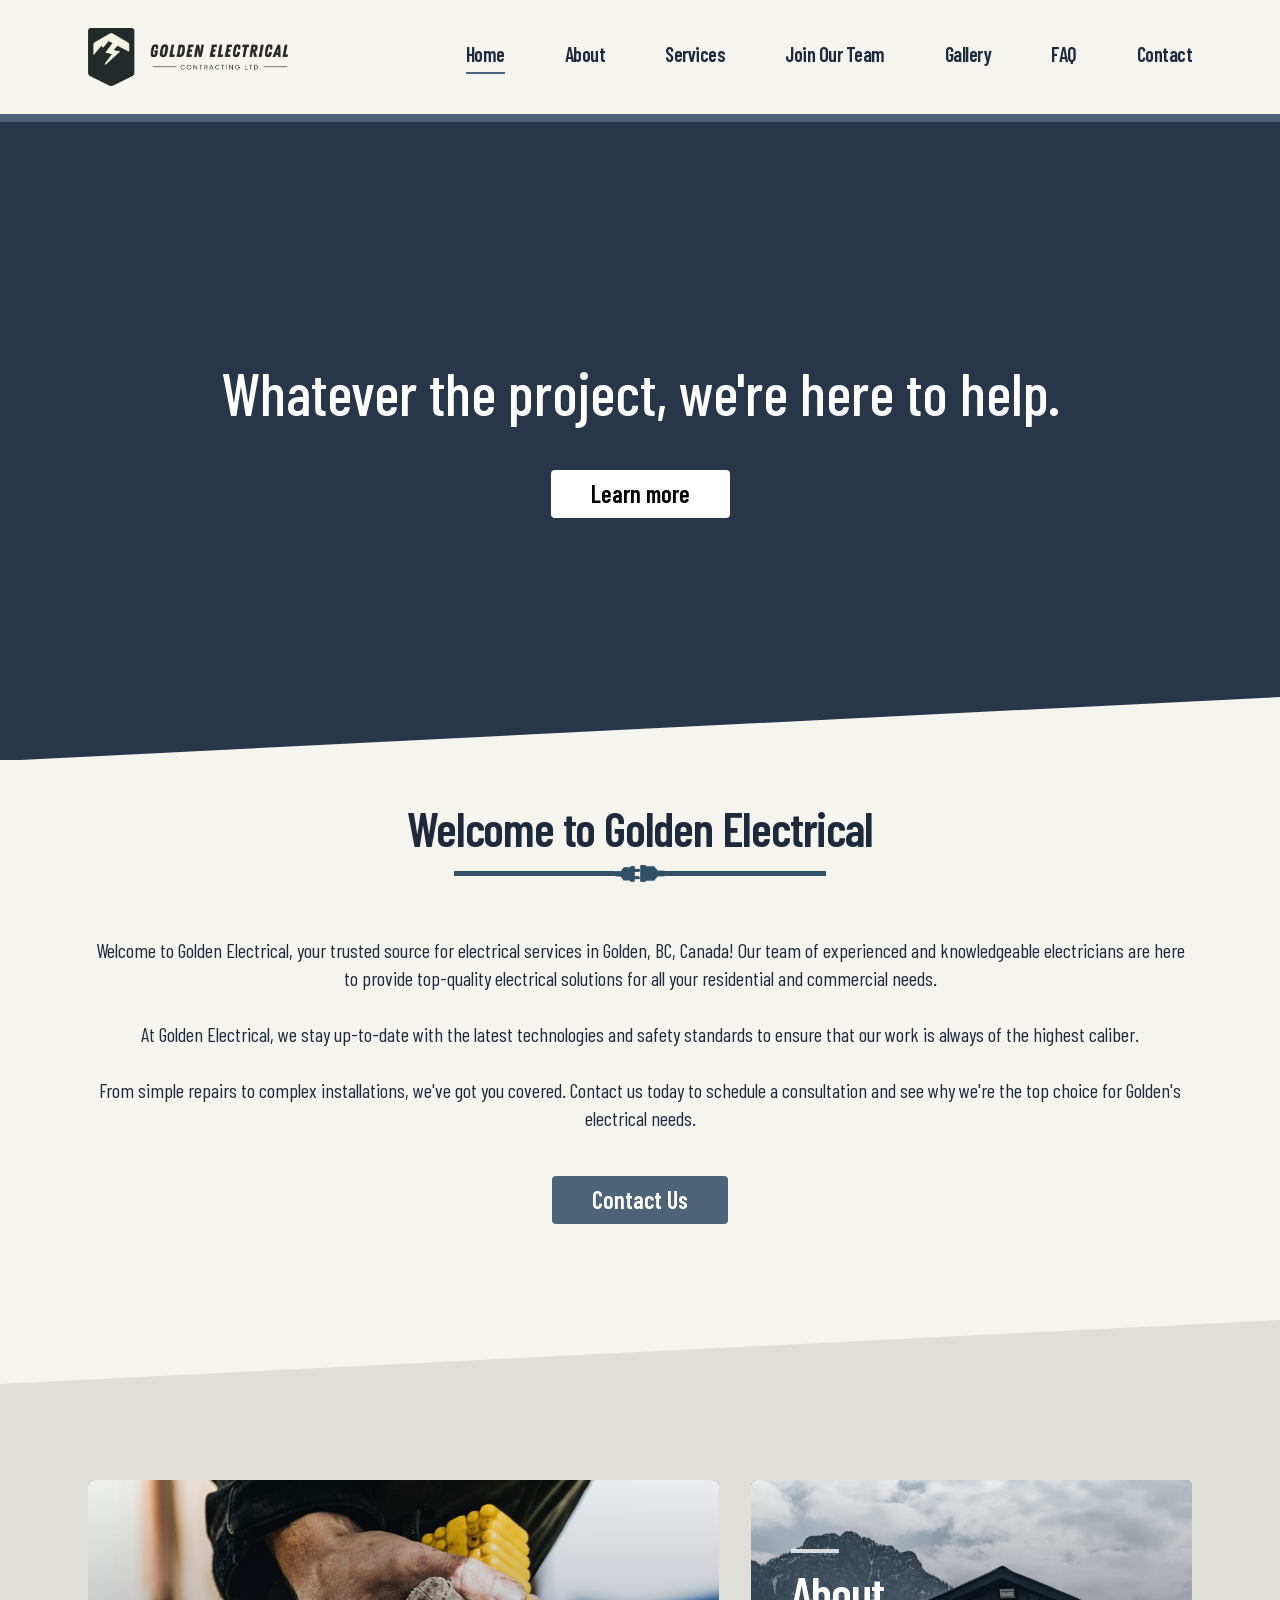
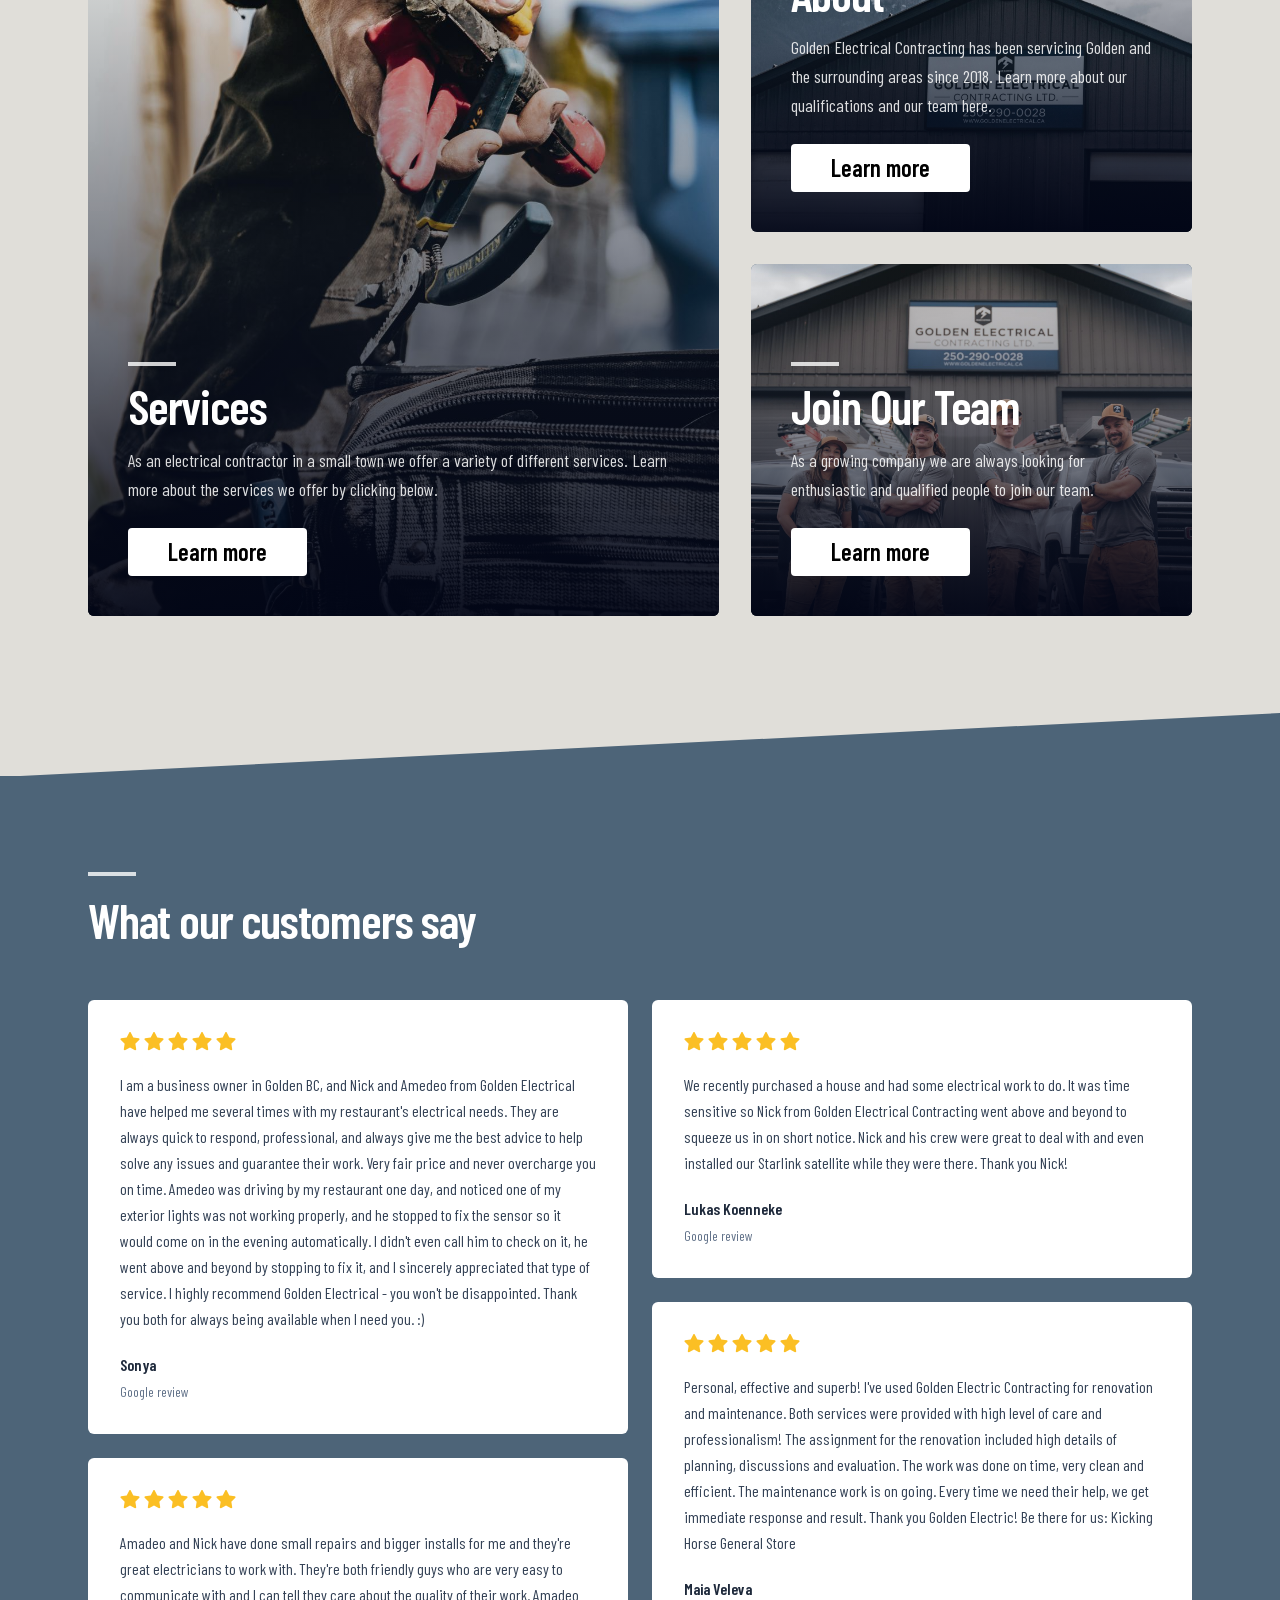
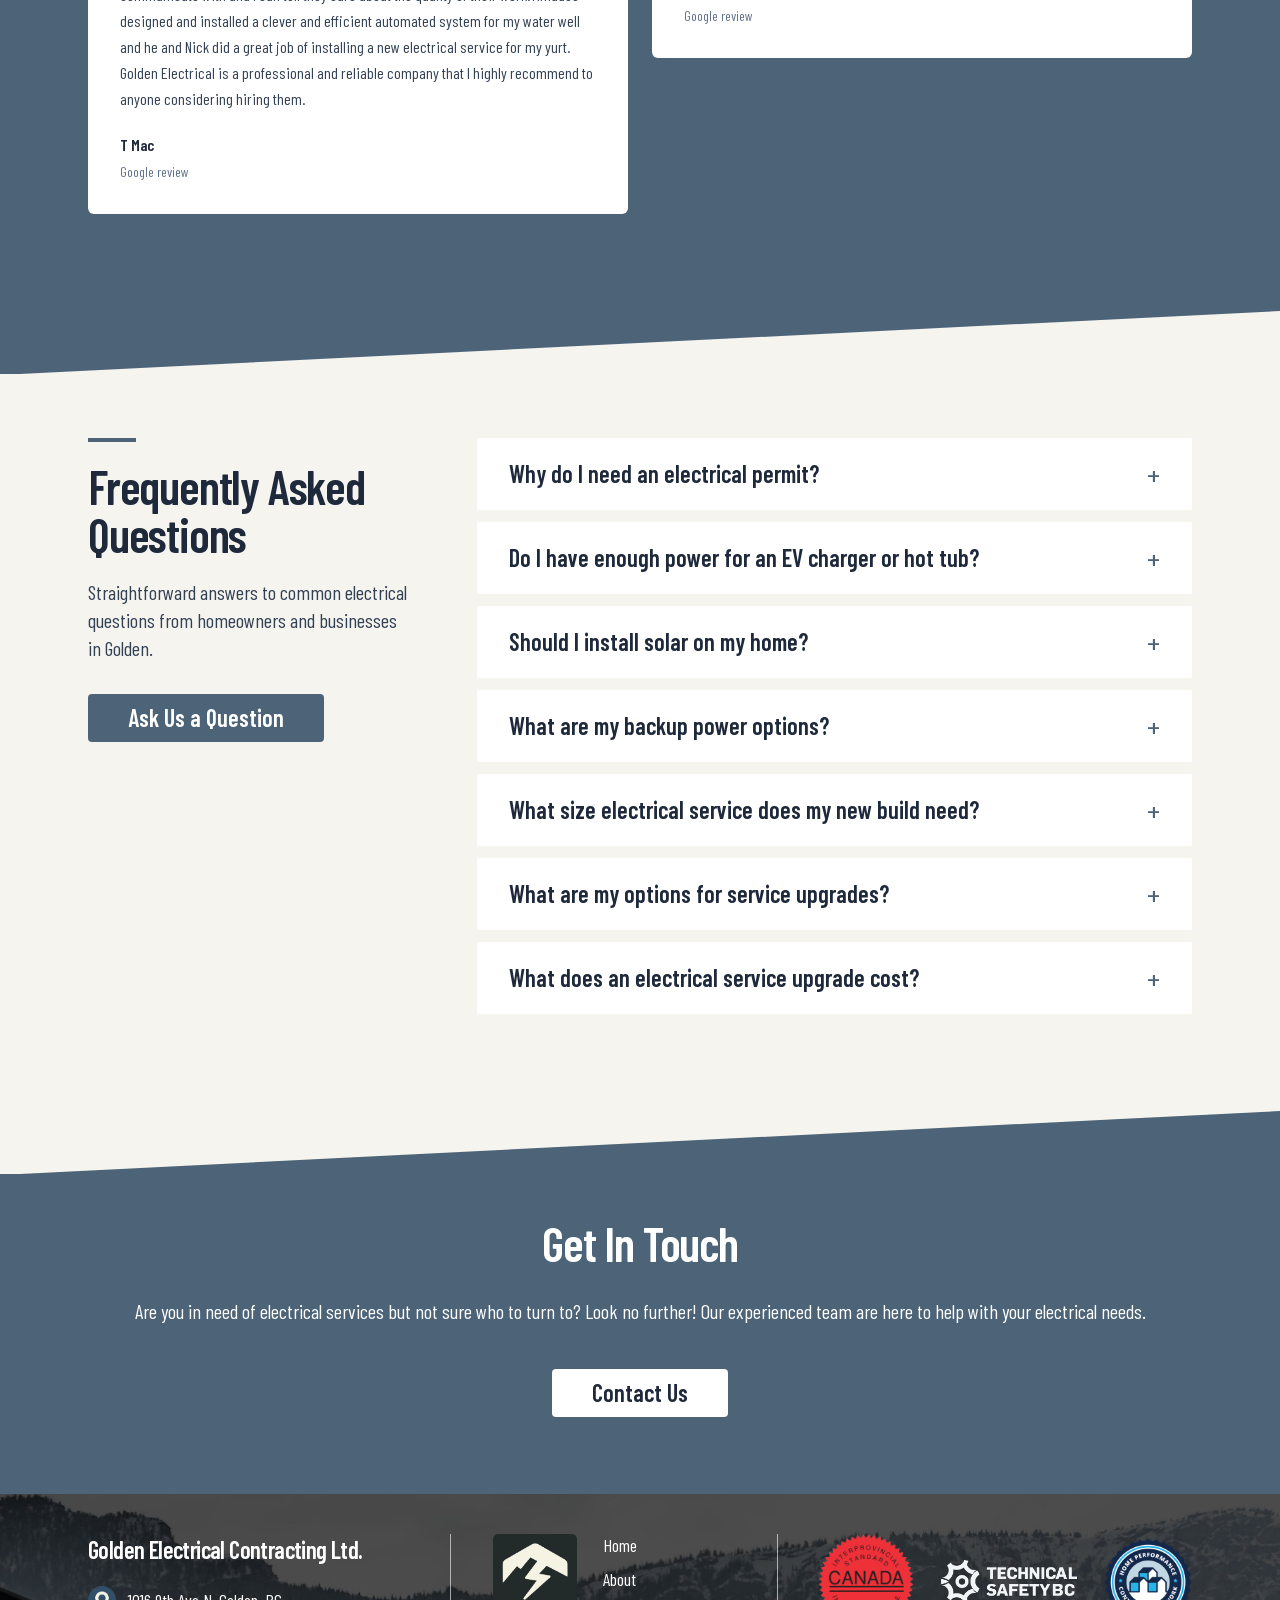
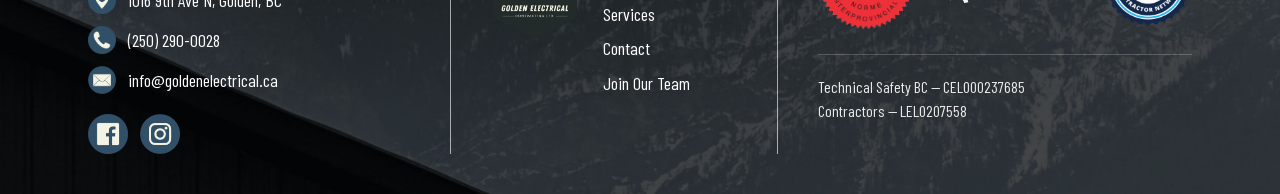
<file: index.html>
<!DOCTYPE html><html lang="en-CA"><head><meta data-static-security="true" http-equiv="Content-Security-Policy" content="default-src 'self'; script-src 'self' https://challenges.cloudflare.com 'sha256-59FaSA2xdqO5NR+yTUce/NGl3+M0oKITrexOgThCM2c=' 'sha256-Jgm5cY+xYpSm2aw8x54fbi4erdTWQ/oPIgMyfBK12+A='; script-src-attr 'none'; style-src 'self' 'unsafe-inline'; img-src 'self' data: blob:; font-src 'self'; media-src 'self' blob:; connect-src 'self' https://golden-electrical-contact-mailer.millerjack52.workers.dev https://challenges.cloudflare.com; frame-src https://challenges.cloudflare.com https://maps.google.com https://www.google.com; object-src 'none'; base-uri 'none'; form-action 'self'"><meta data-static-security="true" name="referrer" content="strict-origin-when-cross-origin"><meta charSet="utf-8" data-next-head=""/><meta name="viewport" content="width=device-width, initial-scale=1.0" data-next-head=""/><title data-next-head="">Electrician in Golden, BC | Golden Electrical Contracting</title><meta name="description" content="Licensed electrical contractor in Golden, BC for residential, commercial, industrial, solar, off-grid and backup power projects. Request a quote." data-next-head=""/><meta name="robots" content="index,follow,max-image-preview:large,max-snippet:-1,max-video-preview:-1" data-next-head=""/><meta name="theme-color" content="#4D6478" data-next-head=""/><link rel="canonical" href="https://goldenelectrical.ca/" data-next-head=""/><meta property="og:type" content="website" data-next-head=""/><meta property="og:locale" content="en_CA" data-next-head=""/><meta property="og:site_name" content="Golden Electrical Contracting Ltd." data-next-head=""/><meta property="og:title" content="Electrician in Golden, BC | Golden Electrical Contracting" data-next-head=""/><meta property="og:description" content="Licensed electrical contractor in Golden, BC for residential, commercial, industrial, solar, off-grid and backup power projects. Request a quote." data-next-head=""/><meta property="og:url" content="https://goldenelectrical.ca/" data-next-head=""/><meta property="og:image" content="https://goldenelectrical.ca/images/site/84d45728-equipment-golden-electrical-contracting-14.jpg" data-next-head=""/><meta property="og:image:width" content="1920" data-next-head=""/><meta property="og:image:height" content="1280" data-next-head=""/><meta property="og:image:alt" content="Home - Golden Electrical Contracting Ltd." data-next-head=""/><meta name="twitter:card" content="summary_large_image" data-next-head=""/><meta name="twitter:title" content="Electrician in Golden, BC | Golden Electrical Contracting" data-next-head=""/><meta name="twitter:description" content="Licensed electrical contractor in Golden, BC for residential, commercial, industrial, solar, off-grid and backup power projects. Request a quote." data-next-head=""/><meta name="twitter:image" content="https://goldenelectrical.ca/images/site/84d45728-equipment-golden-electrical-contracting-14.jpg" data-next-head=""/><meta name="twitter:image:alt" content="Home - Golden Electrical Contracting Ltd." data-next-head=""/><link rel="icon" href="/favicons/favicon.ico" sizes="any"/><link rel="apple-touch-icon" sizes="180x180" href="/favicons/apple-touch-icon.png"/><link rel="icon" type="image/png" sizes="32x32" href="/favicons/favicon-32x32.png"/><link rel="icon" type="image/png" sizes="16x16" href="/favicons/favicon-16x16.png"/><link rel="manifest" href="/favicons/site.webmanifest"/><link rel="mask-icon" href="/favicons/safari-pinned-tab.svg" color="#ffffff"/><meta name="msapplication-TileColor" content="#4D6478"/><meta name="theme-color" content="#4D6478"/><link rel="preload" href="/_next/static/media/3667c091265cf81b-s.p.woff2" as="font" type="font/woff2" crossorigin="anonymous" data-next-font="size-adjust"/><link rel="preload" href="/_next/static/media/5fb5c05ff73c0616-s.p.woff2" as="font" type="font/woff2" crossorigin="anonymous" data-next-font="size-adjust"/><link rel="preload" href="/_next/static/media/4ec9137e8f7fd974-s.p.woff2" as="font" type="font/woff2" crossorigin="anonymous" data-next-font="size-adjust"/><link rel="preload" href="/_next/static/media/1f54c84255ccf44e-s.p.woff2" as="font" type="font/woff2" crossorigin="anonymous" data-next-font="size-adjust"/><link rel="preload" href="/_next/static/media/c150f0c57bc48529-s.p.woff2" as="font" type="font/woff2" crossorigin="anonymous" data-next-font="size-adjust"/><link rel="preload" href="/_next/static/media/437e5f23c97e320c-s.p.woff2" as="font" type="font/woff2" crossorigin="anonymous" data-next-font="size-adjust"/><link rel="preload" href="/_next/static/media/eeb8a9ff846037ce-s.p.woff2" as="font" type="font/woff2" crossorigin="anonymous" data-next-font="size-adjust"/><link rel="preload" href="/_next/static/css/e543796487d61733.css" as="style"/><script type="application/ld+json" data-next-head="">{"@context":"https://schema.org","@graph":[{"@type":"WebSite","@id":"https://goldenelectrical.ca/#website","url":"https://goldenelectrical.ca/","name":"Golden Electrical Contracting Ltd.","alternateName":"Golden Electrical","inLanguage":"en-CA","publisher":{"@id":"https://goldenelectrical.ca/#business"}},{"@type":"FAQPage","@id":"https://goldenelectrical.ca/#webpage","url":"https://goldenelectrical.ca/","name":"Electrician in Golden, BC | Golden Electrical Contracting","description":"Licensed electrical contractor in Golden, BC for residential, commercial, industrial, solar, off-grid and backup power projects. Request a quote.","inLanguage":"en-CA","isPartOf":{"@id":"https://goldenelectrical.ca/#website"},"about":{"@id":"https://goldenelectrical.ca/#business"},"mainEntity":[{"@type":"Question","name":"Why do I need an electrical permit?","acceptedAnswer":{"@type":"Answer","text":"Electrical permits are required for many installations and alterations in British Columbia. They create a record of the work, support safety oversight, and help confirm that regulated work is completed by an authorized person. When you hire us for permitted work, we take care of the permit application."}},{"@type":"Question","name":"Do I have enough power for an EV charger or hot tub?","acceptedAnswer":{"@type":"Answer","text":"Available capacity depends on your existing service size and current electrical loads. We can complete the required load calculation and explain whether the project fits your present service or requires an upgrade. We offer this initial assessment free of charge."}},{"@type":"Question","name":"Should I install solar on my home?","acceptedAnswer":{"@type":"Answer","text":"Solar can reduce the electricity you purchase from the grid over time. The right system depends on roof exposure, current energy use, equipment cost, available incentives, and your long-term goals. Typical payback can range from 10 to 15 years, while many solar panels carry 25-year performance warranties."}},{"@type":"Question","name":"What are my backup power options?","acceptedAnswer":{"@type":"Answer","text":"Battery systems and manual or automatic standby generators can keep essential loads running when grid power is unavailable. We can help size the system and choose an option based on the equipment and circuits you need to support."}},{"@type":"Question","name":"What size electrical service does my new build need?","acceptedAnswer":{"@type":"Answer","text":"Service size depends on heating, hot water, appliances, EV charging, hot tubs, secondary suites, and future plans. We complete a load calculation and coordinate the appropriate service size before installation. We offer this calculation free of charge."}},{"@type":"Question","name":"What are my options for service upgrades?","acceptedAnswer":{"@type":"Answer","text":"Options for an electrical upgrade depend on your home's current power capacity, physical breaker space, and future energy needs like adding a heat pump, electric vehicle charger, or even a hot tub. Please contact us for a free in-home assessment and calculation based on your needs."}},{"@type":"Question","name":"What does an electrical service upgrade cost?","acceptedAnswer":{"@type":"Answer","text":"Cost varies with the existing equipment, required service size, utility requirements, trenching or overhead work, panel location, and site access. Contact us for a free project-specific quote."}}]},{"@type":"Electrician","@id":"https://goldenelectrical.ca/#business","name":"Golden Electrical Contracting Ltd.","alternateName":"Golden Electrical","description":"Licensed electrical contractor in Golden, BC for residential, commercial, industrial, solar, off-grid and backup power projects. Request a quote.","url":"https://goldenelectrical.ca/","logo":"https://goldenelectrical.ca/images/site/02c0e597-godlen-electrical-logo.png","image":"https://goldenelectrical.ca/images/site/84d45728-equipment-golden-electrical-contracting-14.jpg","foundingDate":"2018","telephone":"(250) 290-0028","email":"info@goldenelectrical.ca","address":{"@type":"PostalAddress","streetAddress":"1016 9th Avenue North","addressLocality":"Golden","addressRegion":"BC","addressCountry":"CA"},"areaServed":[{"@type":"City","name":"Golden, British Columbia"},{"@type":"AdministrativeArea","name":"Columbia Valley"}],"sameAs":["https://www.facebook.com/goldenelectrical.ca/","https://instagram.com"]}]}</script><link rel="stylesheet" href="/_next/static/css/e543796487d61733.css" data-n-g=""/><noscript data-n-css=""></noscript><script defer="" noModule="" src="/_next/static/chunks/polyfills-42372ed130431b0a.js"></script><script src="/_next/static/chunks/webpack-f864a508f152d7ef.js" defer=""></script><script src="/_next/static/chunks/framework-ff5b1472d313c06b.js" defer=""></script><script src="/_next/static/chunks/main-58c77dce01407ae3.js" defer=""></script><script src="/_next/static/chunks/pages/_app-00c80da57bbd1ad4.js" defer=""></script><script src="/_next/static/chunks/643-2f2cc8a1ead2cac9.js" defer=""></script><script src="/_next/static/chunks/33-7ff4e3c8e54abf59.js" defer=""></script><script src="/_next/static/chunks/pages/index-f48d3ab615f23a18.js" defer=""></script><script src="/_next/static/r-fLK3LKUF6xxCNmI8oul/_buildManifest.js" defer=""></script><script src="/_next/static/r-fLK3LKUF6xxCNmI8oul/_ssgManifest.js" defer=""></script><style id="__jsx-1494878521">html{--font-barlow:'Barlow Condensed', 'Barlow Condensed Fallback'}</style></head><body class="antialiased"><div id="__next"><div class="jsx-1494878521 fixed z-[9999999] flex h-[100%] w-full flex-col items-center justify-center bg-white transition-all invisible opacity-0"><img alt="Loading..." loading="lazy" width="250" height="100" decoding="async" data-nimg="1" style="color:transparent" src="/images/logo.png"/><svg data-prefix="fas" data-icon="spinner" class="svg-inline--fa fa-spinner text-backgroundDarkBlue fa-spin fa-3x" role="img" viewBox="0 0 512 512" aria-hidden="true"><path fill="currentColor" d="M208 48a48 48 0 1 1 96 0 48 48 0 1 1 -96 0zm0 416a48 48 0 1 1 96 0 48 48 0 1 1 -96 0zM48 208a48 48 0 1 1 0 96 48 48 0 1 1 0-96zm368 48a48 48 0 1 1 96 0 48 48 0 1 1 -96 0zM75 369.1A48 48 0 1 1 142.9 437 48 48 0 1 1 75 369.1zM75 75A48 48 0 1 1 142.9 142.9 48 48 0 1 1 75 75zM437 369.1A48 48 0 1 1 369.1 437 48 48 0 1 1 437 369.1z"></path></svg></div><main class="jsx-1494878521 __variable_58a2cf font-sans"><div class="text-slate-800"><header data-collapsible="true" class="py-8 md:py-7 navbar fixed right-0 left-0 z-[200] border-b-8 border-backgroundDarkBlue bg-backgroundLight" id="header"><div class="mx-auto w-full max-w-6xl px-6"><div class="flex flex-nowrap items-center justify-between gap-x-6 gap-y-3 leading-none"><a class="z-[200] shrink text-xl font-semibold tracking-tight" href="/"><img alt="" loading="lazy" width="1273" height="367" decoding="async" data-nimg="1" class="w-[200px]" style="color:transparent" src="/images/site/02c0e597-godlen-electrical-logo.png"/></a><nav class="mynav hidden shrink-0 md:block"><ul class="flex flex-nowrap gap-6 text-xl md:gap-10"><li class="relative border-b-2 pb-1 font-semibold tracking-tight text-slate-800 transition-colors duration-150 border-backgroundDarkBlue"><a href="/">Home</a></li><li class="relative border-b-2 pb-1 font-semibold tracking-tight text-slate-800 transition-colors duration-150 border-transparent hover:border-backgroundDarkBlue"><a href="/about/">About</a></li><li class="relative border-b-2 pb-1 font-semibold tracking-tight text-slate-800 transition-colors duration-150 border-transparent hover:border-backgroundDarkBlue"><a href="/services/">Services</a></li><li class="relative border-b-2 pb-1 font-semibold tracking-tight text-slate-800 transition-colors duration-150 border-transparent hover:border-backgroundDarkBlue"><a href="/careers/">Join Our Team</a></li><li class="relative border-b-2 pb-1 font-semibold tracking-tight text-slate-800 transition-colors duration-150 border-transparent hover:border-backgroundDarkBlue"><a href="/gallery/">Gallery</a></li><li class="relative border-b-2 pb-1 font-semibold tracking-tight text-slate-800 transition-colors duration-150 border-transparent hover:border-backgroundDarkBlue"><a href="/#frequently-asked-questions">FAQ</a></li><li class="relative border-b-2 pb-1 font-semibold tracking-tight text-slate-800 transition-colors duration-150 border-transparent hover:border-backgroundDarkBlue"><a href="/contact/">Contact</a></li></ul></nav><svg data-prefix="fas" data-icon="bars" class="svg-inline--fa fa-bars z-[200] text-3xl hover:cursor-pointer md:hidden" role="img" viewBox="0 0 448 512" aria-hidden="true"><path fill="currentColor" d="M0 96C0 78.3 14.3 64 32 64l384 0c17.7 0 32 14.3 32 32s-14.3 32-32 32L32 128C14.3 128 0 113.7 0 96zM0 256c0-17.7 14.3-32 32-32l384 0c17.7 0 32 14.3 32 32s-14.3 32-32 32L32 288c-17.7 0-32-14.3-32-32zM448 416c0 17.7-14.3 32-32 32L32 448c-17.7 0-32-14.3-32-32s14.3-32 32-32l384 0c17.7 0 32 14.3 32 32z"></path></svg></div></div></header><main class="overflow-x-clip"><section class="relative bg-slate-900 pt-[80px] text-white md:pt-[120px]"><div class="relative"><video class="block h-[70vw] max-h-[calc(100vh-120px)] min-h-[320px] w-full object-cover md:h-auto md:min-h-0" src="/images/video/hero.mp4" loop="" autoPlay="" muted="" playsInline=""></video><div class="absolute inset-0 flex flex-col items-center justify-center bg-backgroundTransparentBlue text-center"><div data-aos="section-from-bottom-left" data-aos-duration="850" data-aos-once="true" class="flex w-full flex-col items-center"><div class="mx-auto w-full max-w-6xl px-6 text-3xl font-medium md:text-6xl"><h1>Whatever the project, we&#x27;re here to help.</h1></div><div class="mt-12 hidden md:block"><a class="bg-white button relative inline-block rounded px-10 py-2 text-2xl font-semibold text-black" href="/about/">Learn more</a></div></div></div></div></section><section data-collapsible="true" class="home-welcome-spacing slanted-section bg-backgroundLight leading-relaxed"><div data-aos="section-from-top-right" data-aos-duration="850" data-aos-once="true" class="mx-auto w-full max-w-6xl px-6"><div class="text-center"><div class="text-center relative mb-12 mt-6 inline-block first:mt-0 last:mb-0"><h2 class="font-semibold leading-tight tracking-tight md:leading-tight text-4xl md:text-5xl">Welcome to Golden Electrical</h2><div class="mx-auto flex h-[30px] w-4/5 justify-between"><div class="heading-left flex w-1/2 items-center"><div class="heading-line "></div></div><div class="heading-right flex w-1/2 items-center justify-end"><div class="heading-line "></div></div></div></div><p class="mb-7 text-xl last:mb-0">Welcome to Golden Electrical, your trusted source for electrical services in Golden, BC, Canada! Our team of experienced and knowledgeable electricians are here to provide top-quality electrical solutions for all your residential and commercial needs. </p><p class="mb-7 text-xl last:mb-0">At Golden Electrical, we stay up-to-date with the latest technologies and safety standards to ensure that our work is always of the highest caliber. </p><p class="mb-7 text-xl last:mb-0">From simple repairs to complex installations, we&#x27;ve got you covered. Contact us today to schedule a consultation and see why we&#x27;re the top choice for Golden&#x27;s electrical needs.</p><a class="bg-backgroundDarkBlue text-white button relative inline-block rounded px-10 py-2 text-2xl font-semibold mt-4" href="/contact/">Contact Us</a></div></div></section><section data-collapsible="true" class="home-panels-spacing overflow-x-clip bg-backgroundDark"><div data-aos="section-from-bottom-left" data-aos-duration="850" data-aos-once="true" class="mx-auto w-full max-w-6xl px-6"><div class="grid gap-6 md:grid-cols-2 lg:grid-cols-12 lg:grid-rows-[22rem_22rem] lg:gap-8"><article class="relative min-h-[26rem] overflow-hidden rounded-md bg-backgroundDarkBlue focus-within:outline focus-within:outline-2 focus-within:outline-offset-4 focus-within:outline-white lg:min-h-0 md:col-span-2 lg:col-span-7 lg:row-span-2"><img alt="" loading="lazy" width="1920" height="1280" decoding="async" data-nimg="1" class="absolute inset-0 h-full w-full object-cover" style="color:transparent" src="/images/site/84d45728-equipment-golden-electrical-contracting-14.jpg"/><div class="absolute inset-0 bg-gradient-to-t from-slate-950/95 via-slate-900/50 to-slate-900/5" aria-hidden="true"></div><div class="absolute inset-x-0 bottom-0 p-6 text-white md:p-8 lg:p-10"><div class="mb-4 h-1 w-12 bg-white/80"></div><h2 class="text-4xl font-semibold leading-none tracking-tight md:text-5xl">Services</h2><div class="mt-4"><p class="max-w-xl text-lg leading-relaxed text-white/85">As an electrical contractor in a small town we offer a variety of different services. Learn more about the services we offer by clicking below.</p></div><a class="bg-white button relative inline-block rounded px-10 py-2 text-2xl font-semibold mt-6 text-black" href="/services/">Learn more</a></div></article><article class="relative min-h-[26rem] overflow-hidden rounded-md bg-backgroundDarkBlue focus-within:outline focus-within:outline-2 focus-within:outline-offset-4 focus-within:outline-white lg:min-h-0 lg:col-span-5"><img alt="" loading="lazy" width="1920" height="1280" decoding="async" data-nimg="1" class="absolute inset-0 h-full w-full object-cover" style="color:transparent" src="/images/site/c721baea-building-golden-electrical-contracting-base-7.jpg"/><div class="absolute inset-0 bg-gradient-to-t from-slate-950/95 via-slate-900/50 to-slate-900/5" aria-hidden="true"></div><div class="absolute inset-x-0 bottom-0 p-6 text-white md:p-8 lg:p-10"><div class="mb-4 h-1 w-12 bg-white/80"></div><h2 class="text-4xl font-semibold leading-none tracking-tight md:text-5xl">About</h2><div class="mt-4"><p class="max-w-xl text-lg leading-relaxed text-white/85">Golden Electrical Contracting has been servicing Golden and the surrounding areas since 2018. Learn more about our qualifications and our team here.</p></div><a class="bg-white button relative inline-block rounded px-10 py-2 text-2xl font-semibold mt-6 text-black" href="/about/">Learn more</a></div></article><article class="relative min-h-[26rem] overflow-hidden rounded-md bg-backgroundDarkBlue focus-within:outline focus-within:outline-2 focus-within:outline-offset-4 focus-within:outline-white lg:min-h-0 lg:col-span-5"><img alt="" loading="lazy" width="1920" height="1280" decoding="async" data-nimg="1" class="absolute inset-0 h-full w-full object-cover" style="color:transparent" src="/images/site/team-1.jpg"/><div class="absolute inset-0 bg-gradient-to-t from-slate-950/95 via-slate-900/50 to-slate-900/5" aria-hidden="true"></div><div class="absolute inset-x-0 bottom-0 p-6 text-white md:p-8 lg:p-10"><div class="mb-4 h-1 w-12 bg-white/80"></div><h2 class="text-4xl font-semibold leading-none tracking-tight md:text-5xl">Join Our Team</h2><div class="mt-4"><p class="max-w-xl text-lg leading-relaxed text-white/85">As a growing company we are always looking for enthusiastic and qualified people to join our team.</p></div><a class="bg-white button relative inline-block rounded px-10 py-2 text-2xl font-semibold mt-6 text-black" href="/careers/">Learn more</a></div></article></div></div></section><section data-collapsible="true" class="slanted-content-spacing slanted-section no-bottom-slant bg-backgroundDarkBlue leading-relaxed text-white"><div data-aos="section-from-top-right" data-aos-duration="850" data-aos-once="true" class="mx-auto w-full max-w-6xl px-6"><header class="mb-10 max-w-3xl md:mb-14"><div class="mb-5 h-1 w-12 bg-white/80"></div><h2 class="text-4xl font-semibold leading-tight tracking-tight md:text-5xl">What our customers say</h2></header><div class="gap-6 md:columns-2"><article class="mb-6 break-inside-avoid rounded-md bg-white p-7 text-slate-800 md:p-8"><div class="flex gap-1 text-amber-400" role="img" aria-label="Rated 5 out of 5 stars"><svg data-prefix="fas" data-icon="star" class="svg-inline--fa fa-star h-5 w-5" role="img" viewBox="0 0 576 512" aria-hidden="true"><path fill="currentColor" d="M309.5-18.9c-4.1-8-12.4-13.1-21.4-13.1s-17.3 5.1-21.4 13.1L193.1 125.3 33.2 150.7c-8.9 1.4-16.3 7.7-19.1 16.3s-.5 18 5.8 24.4l114.4 114.5-25.2 159.9c-1.4 8.9 2.3 17.9 9.6 23.2s16.9 6.1 25 2L288.1 417.6 432.4 491c8 4.1 17.7 3.3 25-2s11-14.2 9.6-23.2L441.7 305.9 556.1 191.4c6.4-6.4 8.6-15.8 5.8-24.4s-10.1-14.9-19.1-16.3L383 125.3 309.5-18.9z"></path></svg><svg data-prefix="fas" data-icon="star" class="svg-inline--fa fa-star h-5 w-5" role="img" viewBox="0 0 576 512" aria-hidden="true"><path fill="currentColor" d="M309.5-18.9c-4.1-8-12.4-13.1-21.4-13.1s-17.3 5.1-21.4 13.1L193.1 125.3 33.2 150.7c-8.9 1.4-16.3 7.7-19.1 16.3s-.5 18 5.8 24.4l114.4 114.5-25.2 159.9c-1.4 8.9 2.3 17.9 9.6 23.2s16.9 6.1 25 2L288.1 417.6 432.4 491c8 4.1 17.7 3.3 25-2s11-14.2 9.6-23.2L441.7 305.9 556.1 191.4c6.4-6.4 8.6-15.8 5.8-24.4s-10.1-14.9-19.1-16.3L383 125.3 309.5-18.9z"></path></svg><svg data-prefix="fas" data-icon="star" class="svg-inline--fa fa-star h-5 w-5" role="img" viewBox="0 0 576 512" aria-hidden="true"><path fill="currentColor" d="M309.5-18.9c-4.1-8-12.4-13.1-21.4-13.1s-17.3 5.1-21.4 13.1L193.1 125.3 33.2 150.7c-8.9 1.4-16.3 7.7-19.1 16.3s-.5 18 5.8 24.4l114.4 114.5-25.2 159.9c-1.4 8.9 2.3 17.9 9.6 23.2s16.9 6.1 25 2L288.1 417.6 432.4 491c8 4.1 17.7 3.3 25-2s11-14.2 9.6-23.2L441.7 305.9 556.1 191.4c6.4-6.4 8.6-15.8 5.8-24.4s-10.1-14.9-19.1-16.3L383 125.3 309.5-18.9z"></path></svg><svg data-prefix="fas" data-icon="star" class="svg-inline--fa fa-star h-5 w-5" role="img" viewBox="0 0 576 512" aria-hidden="true"><path fill="currentColor" d="M309.5-18.9c-4.1-8-12.4-13.1-21.4-13.1s-17.3 5.1-21.4 13.1L193.1 125.3 33.2 150.7c-8.9 1.4-16.3 7.7-19.1 16.3s-.5 18 5.8 24.4l114.4 114.5-25.2 159.9c-1.4 8.9 2.3 17.9 9.6 23.2s16.9 6.1 25 2L288.1 417.6 432.4 491c8 4.1 17.7 3.3 25-2s11-14.2 9.6-23.2L441.7 305.9 556.1 191.4c6.4-6.4 8.6-15.8 5.8-24.4s-10.1-14.9-19.1-16.3L383 125.3 309.5-18.9z"></path></svg><svg data-prefix="fas" data-icon="star" class="svg-inline--fa fa-star h-5 w-5" role="img" viewBox="0 0 576 512" aria-hidden="true"><path fill="currentColor" d="M309.5-18.9c-4.1-8-12.4-13.1-21.4-13.1s-17.3 5.1-21.4 13.1L193.1 125.3 33.2 150.7c-8.9 1.4-16.3 7.7-19.1 16.3s-.5 18 5.8 24.4l114.4 114.5-25.2 159.9c-1.4 8.9 2.3 17.9 9.6 23.2s16.9 6.1 25 2L288.1 417.6 432.4 491c8 4.1 17.7 3.3 25-2s11-14.2 9.6-23.2L441.7 305.9 556.1 191.4c6.4-6.4 8.6-15.8 5.8-24.4s-10.1-14.9-19.1-16.3L383 125.3 309.5-18.9z"></path></svg></div><p class="mt-5 leading-relaxed text-slate-700">I am a business owner in Golden BC, and Nick and Amedeo from Golden Electrical have helped me several times with my restaurant&#x27;s electrical needs. They are always quick to respond, professional, and always give me the best advice to help solve any issues and guarantee their work. Very fair price and never overcharge you on time. Amedeo was driving by my restaurant one day, and noticed one of my exterior lights was not working properly, and he stopped to fix the sensor so it would come on in the evening automatically. I didn&#x27;t even call him to check on it, he went above and beyond by stopping to fix it, and I sincerely appreciated that type of service. I highly recommend Golden Electrical - you won&#x27;t be disappointed. Thank you both for always being available when I need you. :)</p><footer class="mt-5"><p class="font-semibold">Sonya</p><p class="mt-1 text-sm text-slate-500">Google review</p></footer></article><article class="mb-6 break-inside-avoid rounded-md bg-white p-7 text-slate-800 md:p-8"><div class="flex gap-1 text-amber-400" role="img" aria-label="Rated 5 out of 5 stars"><svg data-prefix="fas" data-icon="star" class="svg-inline--fa fa-star h-5 w-5" role="img" viewBox="0 0 576 512" aria-hidden="true"><path fill="currentColor" d="M309.5-18.9c-4.1-8-12.4-13.1-21.4-13.1s-17.3 5.1-21.4 13.1L193.1 125.3 33.2 150.7c-8.9 1.4-16.3 7.7-19.1 16.3s-.5 18 5.8 24.4l114.4 114.5-25.2 159.9c-1.4 8.9 2.3 17.9 9.6 23.2s16.9 6.1 25 2L288.1 417.6 432.4 491c8 4.1 17.7 3.3 25-2s11-14.2 9.6-23.2L441.7 305.9 556.1 191.4c6.4-6.4 8.6-15.8 5.8-24.4s-10.1-14.9-19.1-16.3L383 125.3 309.5-18.9z"></path></svg><svg data-prefix="fas" data-icon="star" class="svg-inline--fa fa-star h-5 w-5" role="img" viewBox="0 0 576 512" aria-hidden="true"><path fill="currentColor" d="M309.5-18.9c-4.1-8-12.4-13.1-21.4-13.1s-17.3 5.1-21.4 13.1L193.1 125.3 33.2 150.7c-8.9 1.4-16.3 7.7-19.1 16.3s-.5 18 5.8 24.4l114.4 114.5-25.2 159.9c-1.4 8.9 2.3 17.9 9.6 23.2s16.9 6.1 25 2L288.1 417.6 432.4 491c8 4.1 17.7 3.3 25-2s11-14.2 9.6-23.2L441.7 305.9 556.1 191.4c6.4-6.4 8.6-15.8 5.8-24.4s-10.1-14.9-19.1-16.3L383 125.3 309.5-18.9z"></path></svg><svg data-prefix="fas" data-icon="star" class="svg-inline--fa fa-star h-5 w-5" role="img" viewBox="0 0 576 512" aria-hidden="true"><path fill="currentColor" d="M309.5-18.9c-4.1-8-12.4-13.1-21.4-13.1s-17.3 5.1-21.4 13.1L193.1 125.3 33.2 150.7c-8.9 1.4-16.3 7.7-19.1 16.3s-.5 18 5.8 24.4l114.4 114.5-25.2 159.9c-1.4 8.9 2.3 17.9 9.6 23.2s16.9 6.1 25 2L288.1 417.6 432.4 491c8 4.1 17.7 3.3 25-2s11-14.2 9.6-23.2L441.7 305.9 556.1 191.4c6.4-6.4 8.6-15.8 5.8-24.4s-10.1-14.9-19.1-16.3L383 125.3 309.5-18.9z"></path></svg><svg data-prefix="fas" data-icon="star" class="svg-inline--fa fa-star h-5 w-5" role="img" viewBox="0 0 576 512" aria-hidden="true"><path fill="currentColor" d="M309.5-18.9c-4.1-8-12.4-13.1-21.4-13.1s-17.3 5.1-21.4 13.1L193.1 125.3 33.2 150.7c-8.9 1.4-16.3 7.7-19.1 16.3s-.5 18 5.8 24.4l114.4 114.5-25.2 159.9c-1.4 8.9 2.3 17.9 9.6 23.2s16.9 6.1 25 2L288.1 417.6 432.4 491c8 4.1 17.7 3.3 25-2s11-14.2 9.6-23.2L441.7 305.9 556.1 191.4c6.4-6.4 8.6-15.8 5.8-24.4s-10.1-14.9-19.1-16.3L383 125.3 309.5-18.9z"></path></svg><svg data-prefix="fas" data-icon="star" class="svg-inline--fa fa-star h-5 w-5" role="img" viewBox="0 0 576 512" aria-hidden="true"><path fill="currentColor" d="M309.5-18.9c-4.1-8-12.4-13.1-21.4-13.1s-17.3 5.1-21.4 13.1L193.1 125.3 33.2 150.7c-8.9 1.4-16.3 7.7-19.1 16.3s-.5 18 5.8 24.4l114.4 114.5-25.2 159.9c-1.4 8.9 2.3 17.9 9.6 23.2s16.9 6.1 25 2L288.1 417.6 432.4 491c8 4.1 17.7 3.3 25-2s11-14.2 9.6-23.2L441.7 305.9 556.1 191.4c6.4-6.4 8.6-15.8 5.8-24.4s-10.1-14.9-19.1-16.3L383 125.3 309.5-18.9z"></path></svg></div><p class="mt-5 leading-relaxed text-slate-700">Amadeo and Nick have done small repairs and bigger installs for me and they&#x27;re great electricians to work with. They&#x27;re both friendly guys who are very easy to communicate with and I can tell they care about the quality of their work. Amadeo designed and installed a clever and efficient automated system for my water well and he and Nick did a great job of installing a new electrical service for my yurt. Golden Electrical is a professional and reliable company that I highly recommend to anyone considering hiring them.</p><footer class="mt-5"><p class="font-semibold">T Mac</p><p class="mt-1 text-sm text-slate-500">Google review</p></footer></article><article class="mb-6 break-inside-avoid rounded-md bg-white p-7 text-slate-800 md:p-8"><div class="flex gap-1 text-amber-400" role="img" aria-label="Rated 5 out of 5 stars"><svg data-prefix="fas" data-icon="star" class="svg-inline--fa fa-star h-5 w-5" role="img" viewBox="0 0 576 512" aria-hidden="true"><path fill="currentColor" d="M309.5-18.9c-4.1-8-12.4-13.1-21.4-13.1s-17.3 5.1-21.4 13.1L193.1 125.3 33.2 150.7c-8.9 1.4-16.3 7.7-19.1 16.3s-.5 18 5.8 24.4l114.4 114.5-25.2 159.9c-1.4 8.9 2.3 17.9 9.6 23.2s16.9 6.1 25 2L288.1 417.6 432.4 491c8 4.1 17.7 3.3 25-2s11-14.2 9.6-23.2L441.7 305.9 556.1 191.4c6.4-6.4 8.6-15.8 5.8-24.4s-10.1-14.9-19.1-16.3L383 125.3 309.5-18.9z"></path></svg><svg data-prefix="fas" data-icon="star" class="svg-inline--fa fa-star h-5 w-5" role="img" viewBox="0 0 576 512" aria-hidden="true"><path fill="currentColor" d="M309.5-18.9c-4.1-8-12.4-13.1-21.4-13.1s-17.3 5.1-21.4 13.1L193.1 125.3 33.2 150.7c-8.9 1.4-16.3 7.7-19.1 16.3s-.5 18 5.8 24.4l114.4 114.5-25.2 159.9c-1.4 8.9 2.3 17.9 9.6 23.2s16.9 6.1 25 2L288.1 417.6 432.4 491c8 4.1 17.7 3.3 25-2s11-14.2 9.6-23.2L441.7 305.9 556.1 191.4c6.4-6.4 8.6-15.8 5.8-24.4s-10.1-14.9-19.1-16.3L383 125.3 309.5-18.9z"></path></svg><svg data-prefix="fas" data-icon="star" class="svg-inline--fa fa-star h-5 w-5" role="img" viewBox="0 0 576 512" aria-hidden="true"><path fill="currentColor" d="M309.5-18.9c-4.1-8-12.4-13.1-21.4-13.1s-17.3 5.1-21.4 13.1L193.1 125.3 33.2 150.7c-8.9 1.4-16.3 7.7-19.1 16.3s-.5 18 5.8 24.4l114.4 114.5-25.2 159.9c-1.4 8.9 2.3 17.9 9.6 23.2s16.9 6.1 25 2L288.1 417.6 432.4 491c8 4.1 17.7 3.3 25-2s11-14.2 9.6-23.2L441.7 305.9 556.1 191.4c6.4-6.4 8.6-15.8 5.8-24.4s-10.1-14.9-19.1-16.3L383 125.3 309.5-18.9z"></path></svg><svg data-prefix="fas" data-icon="star" class="svg-inline--fa fa-star h-5 w-5" role="img" viewBox="0 0 576 512" aria-hidden="true"><path fill="currentColor" d="M309.5-18.9c-4.1-8-12.4-13.1-21.4-13.1s-17.3 5.1-21.4 13.1L193.1 125.3 33.2 150.7c-8.9 1.4-16.3 7.7-19.1 16.3s-.5 18 5.8 24.4l114.4 114.5-25.2 159.9c-1.4 8.9 2.3 17.9 9.6 23.2s16.9 6.1 25 2L288.1 417.6 432.4 491c8 4.1 17.7 3.3 25-2s11-14.2 9.6-23.2L441.7 305.9 556.1 191.4c6.4-6.4 8.6-15.8 5.8-24.4s-10.1-14.9-19.1-16.3L383 125.3 309.5-18.9z"></path></svg><svg data-prefix="fas" data-icon="star" class="svg-inline--fa fa-star h-5 w-5" role="img" viewBox="0 0 576 512" aria-hidden="true"><path fill="currentColor" d="M309.5-18.9c-4.1-8-12.4-13.1-21.4-13.1s-17.3 5.1-21.4 13.1L193.1 125.3 33.2 150.7c-8.9 1.4-16.3 7.7-19.1 16.3s-.5 18 5.8 24.4l114.4 114.5-25.2 159.9c-1.4 8.9 2.3 17.9 9.6 23.2s16.9 6.1 25 2L288.1 417.6 432.4 491c8 4.1 17.7 3.3 25-2s11-14.2 9.6-23.2L441.7 305.9 556.1 191.4c6.4-6.4 8.6-15.8 5.8-24.4s-10.1-14.9-19.1-16.3L383 125.3 309.5-18.9z"></path></svg></div><p class="mt-5 leading-relaxed text-slate-700">We recently purchased a house and had some electrical work to do. It was time sensitive so Nick from Golden Electrical Contracting went above and beyond to squeeze us in on short notice. Nick and his crew were great to deal with and even installed our Starlink satellite while they were there. Thank you Nick!</p><footer class="mt-5"><p class="font-semibold">Lukas Koenneke</p><p class="mt-1 text-sm text-slate-500">Google review</p></footer></article><article class="mb-6 break-inside-avoid rounded-md bg-white p-7 text-slate-800 md:p-8"><div class="flex gap-1 text-amber-400" role="img" aria-label="Rated 5 out of 5 stars"><svg data-prefix="fas" data-icon="star" class="svg-inline--fa fa-star h-5 w-5" role="img" viewBox="0 0 576 512" aria-hidden="true"><path fill="currentColor" d="M309.5-18.9c-4.1-8-12.4-13.1-21.4-13.1s-17.3 5.1-21.4 13.1L193.1 125.3 33.2 150.7c-8.9 1.4-16.3 7.7-19.1 16.3s-.5 18 5.8 24.4l114.4 114.5-25.2 159.9c-1.4 8.9 2.3 17.9 9.6 23.2s16.9 6.1 25 2L288.1 417.6 432.4 491c8 4.1 17.7 3.3 25-2s11-14.2 9.6-23.2L441.7 305.9 556.1 191.4c6.4-6.4 8.6-15.8 5.8-24.4s-10.1-14.9-19.1-16.3L383 125.3 309.5-18.9z"></path></svg><svg data-prefix="fas" data-icon="star" class="svg-inline--fa fa-star h-5 w-5" role="img" viewBox="0 0 576 512" aria-hidden="true"><path fill="currentColor" d="M309.5-18.9c-4.1-8-12.4-13.1-21.4-13.1s-17.3 5.1-21.4 13.1L193.1 125.3 33.2 150.7c-8.9 1.4-16.3 7.7-19.1 16.3s-.5 18 5.8 24.4l114.4 114.5-25.2 159.9c-1.4 8.9 2.3 17.9 9.6 23.2s16.9 6.1 25 2L288.1 417.6 432.4 491c8 4.1 17.7 3.3 25-2s11-14.2 9.6-23.2L441.7 305.9 556.1 191.4c6.4-6.4 8.6-15.8 5.8-24.4s-10.1-14.9-19.1-16.3L383 125.3 309.5-18.9z"></path></svg><svg data-prefix="fas" data-icon="star" class="svg-inline--fa fa-star h-5 w-5" role="img" viewBox="0 0 576 512" aria-hidden="true"><path fill="currentColor" d="M309.5-18.9c-4.1-8-12.4-13.1-21.4-13.1s-17.3 5.1-21.4 13.1L193.1 125.3 33.2 150.7c-8.9 1.4-16.3 7.7-19.1 16.3s-.5 18 5.8 24.4l114.4 114.5-25.2 159.9c-1.4 8.9 2.3 17.9 9.6 23.2s16.9 6.1 25 2L288.1 417.6 432.4 491c8 4.1 17.7 3.3 25-2s11-14.2 9.6-23.2L441.7 305.9 556.1 191.4c6.4-6.4 8.6-15.8 5.8-24.4s-10.1-14.9-19.1-16.3L383 125.3 309.5-18.9z"></path></svg><svg data-prefix="fas" data-icon="star" class="svg-inline--fa fa-star h-5 w-5" role="img" viewBox="0 0 576 512" aria-hidden="true"><path fill="currentColor" d="M309.5-18.9c-4.1-8-12.4-13.1-21.4-13.1s-17.3 5.1-21.4 13.1L193.1 125.3 33.2 150.7c-8.9 1.4-16.3 7.7-19.1 16.3s-.5 18 5.8 24.4l114.4 114.5-25.2 159.9c-1.4 8.9 2.3 17.9 9.6 23.2s16.9 6.1 25 2L288.1 417.6 432.4 491c8 4.1 17.7 3.3 25-2s11-14.2 9.6-23.2L441.7 305.9 556.1 191.4c6.4-6.4 8.6-15.8 5.8-24.4s-10.1-14.9-19.1-16.3L383 125.3 309.5-18.9z"></path></svg><svg data-prefix="fas" data-icon="star" class="svg-inline--fa fa-star h-5 w-5" role="img" viewBox="0 0 576 512" aria-hidden="true"><path fill="currentColor" d="M309.5-18.9c-4.1-8-12.4-13.1-21.4-13.1s-17.3 5.1-21.4 13.1L193.1 125.3 33.2 150.7c-8.9 1.4-16.3 7.7-19.1 16.3s-.5 18 5.8 24.4l114.4 114.5-25.2 159.9c-1.4 8.9 2.3 17.9 9.6 23.2s16.9 6.1 25 2L288.1 417.6 432.4 491c8 4.1 17.7 3.3 25-2s11-14.2 9.6-23.2L441.7 305.9 556.1 191.4c6.4-6.4 8.6-15.8 5.8-24.4s-10.1-14.9-19.1-16.3L383 125.3 309.5-18.9z"></path></svg></div><p class="mt-5 leading-relaxed text-slate-700">Personal, effective and superb! I&#x27;ve used Golden Electric Contracting for renovation and maintenance. Both services were provided with high level of care and professionalism! The assignment for the renovation included high details of planning, discussions and evaluation. The work was done on time, very clean and efficient. The maintenance work is on going. Every time we need their help, we get immediate response and result. Thank you Golden Electric! Be there for us: Kicking Horse General Store</p><footer class="mt-5"><p class="font-semibold">Maia Veleva</p><p class="mt-1 text-sm text-slate-500">Google review</p></footer></article></div></div></section><section data-collapsible="true" class="pt-[10vw] pb-24 md:pt-[8vw] md:pb-32 xl:pt-[5vw] xl:pb-40 slanted-section slant-on-top no-bottom-slant scroll-mt-24 bg-backgroundLight leading-relaxed md:scroll-mt-32" id="frequently-asked-questions"><div data-aos="section-from-bottom-left" data-aos-duration="850" data-aos-once="true" class="mx-auto w-full max-w-6xl px-6"><div class="grid gap-10 lg:grid-cols-12 lg:gap-16"><div class="lg:col-span-4"><div class="mb-5 h-1 w-12 bg-backgroundDarkBlue"></div><h2 class="text-4xl font-semibold leading-tight tracking-tight md:text-5xl">Frequently Asked Questions</h2><p class="mt-5 max-w-md text-xl text-slate-700">Straightforward answers to common electrical questions from homeowners and businesses in Golden.</p><a class="bg-backgroundDarkBlue text-white button relative inline-block rounded px-10 py-2 text-2xl font-semibold mt-8" href="/contact/">Ask Us a Question</a></div><div class="space-y-3 lg:col-span-8"><div class="overflow-hidden rounded-[2px] bg-white"><h3><button id="faq-question-0" type="button" aria-expanded="false" aria-controls="faq-answer-0" class="flex w-full cursor-pointer items-center justify-between gap-6 px-6 py-5 text-left text-xl font-semibold md:px-8 md:text-2xl"><span>Why do I need an electrical permit?</span><span class="shrink-0 text-3xl font-normal leading-none text-backgroundDarkBlue" aria-hidden="true">+</span></button></h3><div class="grid transition-[grid-template-rows] duration-300 ease-out motion-reduce:transition-none grid-rows-[0fr]"><div class="min-h-0 overflow-hidden"><div id="faq-answer-0" role="region" aria-labelledby="faq-question-0" aria-hidden="true" class="border-t border-slate-900/10 px-6 py-5 text-lg text-slate-700 md:px-8 md:text-xl"><p>Electrical permits are required for many installations and alterations in British Columbia. They create a record of the work, support safety oversight, and help confirm that regulated work is completed by an authorized person. When you hire us for permitted work, we take care of the permit application.</p><a href="https://www.technicalsafetybc.ca/technologies/electrical/installation-permits" tabindex="-1" class="mt-4 inline-block font-semibold text-backgroundDarkBlue underline decoration-1 underline-offset-4">Electrical permit information from Technical Safety BC</a></div></div></div></div><div class="overflow-hidden rounded-[2px] bg-white"><h3><button id="faq-question-1" type="button" aria-expanded="false" aria-controls="faq-answer-1" class="flex w-full cursor-pointer items-center justify-between gap-6 px-6 py-5 text-left text-xl font-semibold md:px-8 md:text-2xl"><span>Do I have enough power for an EV charger or hot tub?</span><span class="shrink-0 text-3xl font-normal leading-none text-backgroundDarkBlue" aria-hidden="true">+</span></button></h3><div class="grid transition-[grid-template-rows] duration-300 ease-out motion-reduce:transition-none grid-rows-[0fr]"><div class="min-h-0 overflow-hidden"><div id="faq-answer-1" role="region" aria-labelledby="faq-question-1" aria-hidden="true" class="border-t border-slate-900/10 px-6 py-5 text-lg text-slate-700 md:px-8 md:text-xl"><p>Available capacity depends on your existing service size and current electrical loads. We can complete the required load calculation and explain whether the project fits your present service or requires an upgrade. We offer this initial assessment free of charge.</p></div></div></div></div><div class="overflow-hidden rounded-[2px] bg-white"><h3><button id="faq-question-2" type="button" aria-expanded="false" aria-controls="faq-answer-2" class="flex w-full cursor-pointer items-center justify-between gap-6 px-6 py-5 text-left text-xl font-semibold md:px-8 md:text-2xl"><span>Should I install solar on my home?</span><span class="shrink-0 text-3xl font-normal leading-none text-backgroundDarkBlue" aria-hidden="true">+</span></button></h3><div class="grid transition-[grid-template-rows] duration-300 ease-out motion-reduce:transition-none grid-rows-[0fr]"><div class="min-h-0 overflow-hidden"><div id="faq-answer-2" role="region" aria-labelledby="faq-question-2" aria-hidden="true" class="border-t border-slate-900/10 px-6 py-5 text-lg text-slate-700 md:px-8 md:text-xl"><p>Solar can reduce the electricity you purchase from the grid over time. The right system depends on roof exposure, current energy use, equipment cost, available incentives, and your long-term goals. Typical payback can range from 10 to 15 years, while many solar panels carry 25-year performance warranties.</p></div></div></div></div><div class="overflow-hidden rounded-[2px] bg-white"><h3><button id="faq-question-3" type="button" aria-expanded="false" aria-controls="faq-answer-3" class="flex w-full cursor-pointer items-center justify-between gap-6 px-6 py-5 text-left text-xl font-semibold md:px-8 md:text-2xl"><span>What are my backup power options?</span><span class="shrink-0 text-3xl font-normal leading-none text-backgroundDarkBlue" aria-hidden="true">+</span></button></h3><div class="grid transition-[grid-template-rows] duration-300 ease-out motion-reduce:transition-none grid-rows-[0fr]"><div class="min-h-0 overflow-hidden"><div id="faq-answer-3" role="region" aria-labelledby="faq-question-3" aria-hidden="true" class="border-t border-slate-900/10 px-6 py-5 text-lg text-slate-700 md:px-8 md:text-xl"><p>Battery systems and manual or automatic standby generators can keep essential loads running when grid power is unavailable. We can help size the system and choose an option based on the equipment and circuits you need to support.</p></div></div></div></div><div class="overflow-hidden rounded-[2px] bg-white"><h3><button id="faq-question-4" type="button" aria-expanded="false" aria-controls="faq-answer-4" class="flex w-full cursor-pointer items-center justify-between gap-6 px-6 py-5 text-left text-xl font-semibold md:px-8 md:text-2xl"><span>What size electrical service does my new build need?</span><span class="shrink-0 text-3xl font-normal leading-none text-backgroundDarkBlue" aria-hidden="true">+</span></button></h3><div class="grid transition-[grid-template-rows] duration-300 ease-out motion-reduce:transition-none grid-rows-[0fr]"><div class="min-h-0 overflow-hidden"><div id="faq-answer-4" role="region" aria-labelledby="faq-question-4" aria-hidden="true" class="border-t border-slate-900/10 px-6 py-5 text-lg text-slate-700 md:px-8 md:text-xl"><p>Service size depends on heating, hot water, appliances, EV charging, hot tubs, secondary suites, and future plans. We complete a load calculation and coordinate the appropriate service size before installation. We offer this calculation free of charge.</p></div></div></div></div><div class="overflow-hidden rounded-[2px] bg-white"><h3><button id="faq-question-5" type="button" aria-expanded="false" aria-controls="faq-answer-5" class="flex w-full cursor-pointer items-center justify-between gap-6 px-6 py-5 text-left text-xl font-semibold md:px-8 md:text-2xl"><span>What are my options for service upgrades?</span><span class="shrink-0 text-3xl font-normal leading-none text-backgroundDarkBlue" aria-hidden="true">+</span></button></h3><div class="grid transition-[grid-template-rows] duration-300 ease-out motion-reduce:transition-none grid-rows-[0fr]"><div class="min-h-0 overflow-hidden"><div id="faq-answer-5" role="region" aria-labelledby="faq-question-5" aria-hidden="true" class="border-t border-slate-900/10 px-6 py-5 text-lg text-slate-700 md:px-8 md:text-xl"><p>Options for an electrical upgrade depend on your home&#x27;s current power capacity, physical breaker space, and future energy needs like adding a heat pump, electric vehicle charger, or even a hot tub. Please contact us for a free in-home assessment and calculation based on your needs.</p></div></div></div></div><div class="overflow-hidden rounded-[2px] bg-white"><h3><button id="faq-question-6" type="button" aria-expanded="false" aria-controls="faq-answer-6" class="flex w-full cursor-pointer items-center justify-between gap-6 px-6 py-5 text-left text-xl font-semibold md:px-8 md:text-2xl"><span>What does an electrical service upgrade cost?</span><span class="shrink-0 text-3xl font-normal leading-none text-backgroundDarkBlue" aria-hidden="true">+</span></button></h3><div class="grid transition-[grid-template-rows] duration-300 ease-out motion-reduce:transition-none grid-rows-[0fr]"><div class="min-h-0 overflow-hidden"><div id="faq-answer-6" role="region" aria-labelledby="faq-question-6" aria-hidden="true" class="border-t border-slate-900/10 px-6 py-5 text-lg text-slate-700 md:px-8 md:text-xl"><p>Cost varies with the existing equipment, required service size, utility requirements, trenching or overhead work, panel location, and site access. Contact us for a free project-specific quote.</p></div></div></div></div></div></div></div></section><section class="call-to-action bg-backgroundDarkBlue leading-relaxed"><div data-collapsible="true" class="pt-[10vw] pb-[10vw] md:pt-[10vw] md:pb-[10vw] xl:pt-[3vw] xl:pb-[6vw] text-center"><div data-aos="section-from-top-right" data-aos-duration="850" data-aos-once="true" class="mx-auto w-full max-w-6xl px-6"><div class="title"><h2 class="mb-6 text-center text-4xl font-semibold leading-tight tracking-tight text-white md:text-5xl md:leading-tight">Get In Touch</h2></div><p class="mb-7 text-xl text-white last:mb-0">Are you in need of electrical services but not sure who to turn to? Look no further! Our experienced team are here to help with your electrical needs.</p><a class="bg-white button relative inline-block rounded px-10 py-2 text-2xl font-semibold mt-4" href="/contact/">Contact Us</a></div></div></section></main><footer data-collapsible="true" class="py-8 md:py-10 bg-cover bg-center text-white" style="background-image:url(/images/site/661854e3-footer-background.png)"><div class="mx-auto w-full max-w-6xl px-6"><div class="grid items-stretch gap-8 lg:grid-cols-[1.05fr_0.95fr_1.2fr] lg:gap-0"><section class="lg:pr-10" aria-labelledby="footer-company-name"><a id="footer-company-name" class="text-xl font-semibold tracking-tight md:text-2xl" href="/">Golden Electrical Contracting Ltd.</a><address class="mt-5 not-italic"><ul class="space-y-3 text-base leading-snug md:text-lg"><li class="grid grid-cols-[2rem_1fr] items-center gap-2"><img alt="" loading="lazy" width="28" height="28" decoding="async" data-nimg="1" class="h-7 w-7" style="color:transparent" src="/images/site/64e698db-locationvector.png"/><span>1016 9th Ave N, Golden, BC</span></li><li class="grid grid-cols-[2rem_1fr] items-center gap-2"><img alt="" loading="lazy" width="28" height="28" decoding="async" data-nimg="1" class="h-7 w-7" style="color:transparent" src="/images/site/5bcde661-phonevector.png"/><a href="tel:(250) 290-0028">(250) 290-0028</a></li><li class="grid grid-cols-[2rem_1fr] items-center gap-2"><img alt="" loading="lazy" width="28" height="28" decoding="async" data-nimg="1" class="h-7 w-7" style="color:transparent" src="/images/site/2225f9e9-emailvector.png"/><a href="mailto:info@goldenelectrical.ca" class="break-words">info@goldenelectrical.ca</a></li></ul></address><div class="mt-5 flex justify-start gap-3"><a href="https://www.facebook.com/goldenelectrical.ca/" aria-label="Visit Golden Electrical on Facebook" class="rounded-full transition-opacity hover:opacity-80 focus-visible:outline focus-visible:outline-2 focus-visible:outline-offset-2 focus-visible:outline-white motion-reduce:transition-none"><img alt="" loading="lazy" width="159" height="159" decoding="async" data-nimg="1" class="h-10 w-10" style="color:transparent" src="/images/site/07468dab-facebookvector.png"/></a><a href="https://instagram.com" aria-label="Visit Golden Electrical on Instagram" class="rounded-full transition-opacity hover:opacity-80 focus-visible:outline focus-visible:outline-2 focus-visible:outline-offset-2 focus-visible:outline-white motion-reduce:transition-none"><img alt="" loading="lazy" width="153" height="154" decoding="async" data-nimg="1" class="h-10 w-10" style="color:transparent" src="/images/site/89101ce0-instagramvector.png"/></a></div></section><div class="border-t border-white/60 pt-8 lg:border-x lg:border-t-0 lg:px-10 lg:pt-0"><div class="grid grid-cols-[5.5rem_1fr] items-start gap-6"><a aria-label="Golden Electrical Contracting home" class="justify-self-center focus-visible:outline focus-visible:outline-2 focus-visible:outline-offset-4 focus-visible:outline-white" href="/"><img alt="" loading="lazy" width="84" height="104" decoding="async" data-nimg="1" class="h-auto w-[5.25rem]" style="color:transparent" src="/images/site/93fc1758-footer-logo.png"/></a><nav aria-label="Footer navigation"><ul class="space-y-3 text-lg leading-tight"><li><a class="transition-opacity hover:opacity-80 focus-visible:underline motion-reduce:transition-none" href="/">Home</a></li><li><a class="transition-opacity hover:opacity-80 focus-visible:underline motion-reduce:transition-none" href="/about/">About</a></li><li><a class="transition-opacity hover:opacity-80 focus-visible:underline motion-reduce:transition-none" href="/services/">Services</a></li><li><a class="transition-opacity hover:opacity-80 focus-visible:underline motion-reduce:transition-none" href="/contact/">Contact</a></li><li><a class="transition-opacity hover:opacity-80 focus-visible:underline motion-reduce:transition-none" href="/careers/">Join Our Team</a></li></ul></nav></div></div><div class="border-t border-white/60 pt-8 lg:border-t-0 lg:pl-10 lg:pt-0"><div class="grid min-h-24 grid-cols-[6rem_1fr_5.5rem] items-center gap-4"><img alt="Red Seal certification" loading="lazy" width="96" height="96" decoding="async" data-nimg="1" class="h-24 w-24 object-contain" style="color:transparent" src="/images/site/d51c70c0-rs-icon.gif"/><img alt="Technical Safety BC" loading="lazy" width="136" height="44" decoding="async" data-nimg="1" class="h-auto w-full max-w-[8.5rem] justify-self-center object-contain" style="color:transparent" src="/images/site/f6eb5736-bsa.png"/><img alt="Home Performance Contractor Network member" loading="lazy" width="88" height="88" decoding="async" data-nimg="1" class="h-[5.5rem] w-[5.5rem] object-contain" style="color:transparent" src="/images/hpcn-logo.png"/></div><p class="mt-6 border-t border-white/20 pt-5 text-sm leading-relaxed text-white/90 md:text-base">Technical Safety BC — CEL000237685<br/>Contractors — LEL0207558</p></div></div></div></footer></div></main></div><script id="__NEXT_DATA__" type="application/json">{"props":{"pageProps":{"page":{"id":"YnHWVBMAAF72mVUi","uid":"home","type":"page","url":"/","data":{"title":[{"type":"heading1","text":"Home","spans":[]}],"metaDescription":"With over 25 years combined experience, Golden Electrical Contracting Ltd is ready to provide you with the highest level of quality and service. We specialize in custom homes, commercial builds, and solar installations. We are also available for service calls.","parent":{"link_type":"Document"},"slices":[{"variation":"default","version":"sktwi1xtmkfgx8626","items":[{}],"primary":{"headingText":"Whatever the project, we're here to help.","buttonText":"Learn more","button_link":{"id":"YnHYTBMAACUAmV3l","type":"page","tags":[],"lang":"en-us","slug":"about","first_publication_date":"2023-01-27T21:25:24+0000","last_publication_date":"2023-07-09T22:41:57+0000","uid":"about","link_type":"Document","key":"3bb653ad-e118-4666-94ae-9e1957eb5dea","isBroken":false},"backgroundVideo":{"link_type":"Media","key":"4677963f-6b16-4910-8437-12d86d623898","kind":"file","id":"Y8LfDhEAAH8OR1SG","url":"/images/video/hero.mp4","name":"hero-video.mp4","size":"56364264"}},"id":"hero$66fcce87-7373-4231-b967-1de3a69c1fef","slice_type":"hero","slice_label":null},{"variation":"oneColumnCentered","version":"sktwi1xtmkfgx8626","items":[{}],"primary":{"text":[{"type":"heading1","text":"Welcome to Golden Electrical","spans":[]},{"type":"paragraph","text":"Welcome to Golden Electrical, your trusted source for electrical services in Golden, BC, Canada! Our team of experienced and knowledgeable electricians are here to provide top-quality electrical solutions for all your residential and commercial needs. ","spans":[]},{"type":"paragraph","text":"At Golden Electrical, we stay up-to-date with the latest technologies and safety standards to ensure that our work is always of the highest caliber. ","spans":[]},{"type":"paragraph","text":"From simple repairs to complex installations, we've got you covered. Contact us today to schedule a consultation and see why we're the top choice for Golden's electrical needs.","spans":[]}],"button_text":"Contact Us","button_link":{"id":"Y9VZjBAAACMAj3jA","type":"page","tags":[],"lang":"en-us","slug":"contact-us","first_publication_date":"2023-01-28T17:22:05+0000","last_publication_date":"2023-07-09T01:18:45+0000","uid":"contact","link_type":"Document","key":"30a8d02e-ed02-4af4-920c-ed90e2257269","isBroken":false}},"id":"text$3350b54b-0ab6-487f-8277-4f4e163d7b49","slice_type":"text","slice_label":null},{"variation":"default","version":"sktwi1xtmkfgx8626","items":[{"heading":"Services","content":[{"type":"paragraph","text":"As an electrical contractor in a small town we offer a variety of different services. Learn more about the services we offer by clicking below.","spans":[]}],"image":{"dimensions":{"width":1920,"height":1280},"alt":null,"copyright":null,"url":"/images/site/84d45728-equipment-golden-electrical-contracting-14.jpg","id":"Y8wgMxEAACAAcEjs","edit":{"x":0,"y":0,"zoom":1,"background":"#fff"}},"buttonLink":{"id":"YnHYzBMAACUAmWAj","type":"page","tags":[],"lang":"en-us","slug":"services","first_publication_date":"2023-02-05T18:39:25+0000","last_publication_date":"2023-07-09T02:50:12+0000","uid":"services","link_type":"Document","key":"1168b495-dceb-48c9-a034-ea34ea7fdf34","isBroken":false}},{"heading":"About","content":[{"type":"paragraph","text":"Golden Electrical Contracting has been servicing Golden and the surrounding areas since 2018. Learn more about our qualifications and our team here.","spans":[]}],"image":{"dimensions":{"width":1920,"height":1280},"alt":null,"copyright":null,"url":"/images/site/c721baea-building-golden-electrical-contracting-base-7.jpg","id":"Y8wgMxEAACAAcEjt","edit":{"x":0,"y":0,"zoom":1,"background":"#fff"}},"buttonLink":{"id":"YnHYTBMAACUAmV3l","type":"page","tags":[],"lang":"en-us","slug":"about","first_publication_date":"2023-01-27T21:25:24+0000","last_publication_date":"2023-07-09T22:41:57+0000","uid":"about","link_type":"Document","key":"d45c7b97-0f1f-42fd-a4f2-23199b05dfb2","isBroken":false}},{"heading":"Join Our Team","content":[{"type":"paragraph","text":"As a growing company we are always looking for enthusiastic and qualified people to join our team.","spans":[]}],"image":{"dimensions":{"width":1920,"height":1280},"alt":"The Golden Electrical Contracting team","copyright":null,"url":"/images/site/team-1.jpg","id":"Y8wfnREAAB8AcEZP","edit":{"x":0,"y":0,"zoom":1,"background":"#fff"}},"buttonLink":{"id":"Y96IoREAACEAOlvl","type":"page","tags":[],"lang":"en-us","slug":"join-our-team","first_publication_date":"2023-02-04T16:32:39+0000","last_publication_date":"2023-07-09T15:14:43+0000","uid":"careers","link_type":"Document","key":"048b45e3-2fe4-4fb5-8f37-34eaa0cf865d","isBroken":false}}],"primary":{},"id":"image_text_alternating$b7c383e7-296e-4e6b-b659-101fef142f3a","slice_type":"image_text_alternating","slice_label":null},{"variation":"default","version":"sktwi1xtmkfgx8626","items":[{}],"primary":{"title":[{"type":"heading1","text":"Get In Touch","spans":[]}],"description":[{"type":"paragraph","text":"Are you in need of electrical services but not sure who to turn to? Look no further! Our experienced team are here to help with your electrical needs.","spans":[]}],"buttonLink":{"id":"Y9VZjBAAACMAj3jA","type":"page","tags":[],"lang":"en-us","slug":"contact-us","first_publication_date":"2023-01-28T17:22:05+0000","last_publication_date":"2023-07-09T01:18:45+0000","uid":"contact","link_type":"Document","key":"43c3cb19-2df6-41c3-a118-83921dc5b632","isBroken":false}},"id":"call_to_action$b2da4883-bcc8-4293-8a1f-dc4c0e3e50c3","slice_type":"call_to_action","slice_label":null}]}},"navigation":{"id":"YnHZIhMAACQAmWGk","type":"navigation","data":{"links":[{"label":[{"type":"heading3","text":"Home","spans":[]}],"link":{"id":"YnHWVBMAAF72mVUi","type":"page","tags":[],"lang":"en-us","slug":"home","first_publication_date":"2022-12-16T17:41:13+0000","last_publication_date":"2023-07-09T02:02:47+0000","uid":"home","link_type":"Document","key":"62673080-1819-4ba4-8357-e4141c4bdca6","isBroken":false}},{"label":[{"type":"heading3","text":"About","spans":[]}],"link":{"id":"YnHYTBMAACUAmV3l","type":"page","tags":[],"lang":"en-us","slug":"about","first_publication_date":"2023-01-27T21:25:24+0000","last_publication_date":"2023-07-09T22:41:57+0000","uid":"about","link_type":"Document","key":"db2c9c9c-b4a3-4f49-91da-5a6d4570901b","isBroken":false}},{"label":[{"type":"heading3","text":"Services","spans":[]}],"link":{"id":"YnHYzBMAACUAmWAj","type":"page","tags":[],"lang":"en-us","slug":"services","first_publication_date":"2023-02-05T18:39:25+0000","last_publication_date":"2023-07-09T02:50:12+0000","uid":"services","link_type":"Document","key":"2297bad8-5aa4-4d19-b2c8-bc067e410444","isBroken":false}},{"label":[{"type":"heading3","text":"Join Our Team","spans":[]}],"link":{"id":"Y96IoREAACEAOlvl","type":"page","tags":[],"lang":"en-us","slug":"join-our-team","first_publication_date":"2023-02-04T16:32:39+0000","last_publication_date":"2023-07-09T15:14:43+0000","uid":"careers","link_type":"Document","key":"8dd078e7-a6b8-434f-8fdc-94a400620a31","isBroken":false}},{"label":[{"type":"heading3","text":"Gallery","spans":[]}],"link":{"id":"Y972rxEAAB8APEWU","type":"page","tags":[],"lang":"en-us","slug":"photo-gallery","first_publication_date":"2023-02-05T00:22:10+0000","last_publication_date":"2023-07-08T21:46:02+0000","uid":"gallery","link_type":"Document","key":"cf51c9e9-c5c1-4164-9e9e-d3e7c595263d","isBroken":false}},{"label":[{"type":"heading3","text":"FAQ","spans":[]}],"link":{"link_type":"Web","key":"local-faq-anchor","url":"/#frequently-asked-questions"}},{"label":[{"type":"heading3","text":"Contact","spans":[]}],"link":{"id":"Y9VZjBAAACMAj3jA","type":"page","tags":[],"lang":"en-us","slug":"contact-us","first_publication_date":"2023-01-28T17:22:05+0000","last_publication_date":"2023-07-09T01:18:45+0000","uid":"contact","link_type":"Document","key":"460bbf33-c34f-425c-bea9-5af1d094e94a","isBroken":false}}]}},"footerNavigation":{"id":"Y8Ma6xEAAB8ASF5T","type":"footer_navigation","data":{"links":[{"label":[{"type":"paragraph","text":"Home","spans":[]}],"link":{"id":"YnHWVBMAAF72mVUi","type":"page","tags":[],"lang":"en-us","slug":"home","first_publication_date":"2022-12-16T17:41:13+0000","last_publication_date":"2023-07-09T02:02:47+0000","uid":"home","link_type":"Document","key":"5e3cda90-8541-4fde-ac95-239d21329c6f","isBroken":false}},{"label":[{"type":"paragraph","text":"About","spans":[]}],"link":{"id":"YnHYTBMAACUAmV3l","type":"page","tags":[],"lang":"en-us","slug":"about","first_publication_date":"2023-01-27T21:25:24+0000","last_publication_date":"2023-07-09T22:41:57+0000","uid":"about","link_type":"Document","key":"244c17be-2cde-400c-b583-f6838e1776f0","isBroken":false}},{"label":[{"type":"paragraph","text":"Services","spans":[]}],"link":{"id":"YnHYzBMAACUAmWAj","type":"page","tags":[],"lang":"en-us","slug":"services","first_publication_date":"2023-02-05T18:39:25+0000","last_publication_date":"2023-07-09T02:50:12+0000","uid":"services","link_type":"Document","key":"056c60f9-3439-4fe8-9a8b-91445a8d5be6","isBroken":false}},{"label":[{"type":"paragraph","text":"Contact","spans":[]}],"link":{"id":"Y9VZjBAAACMAj3jA","type":"page","tags":[],"lang":"en-us","slug":"contact-us","first_publication_date":"2023-01-28T17:22:05+0000","last_publication_date":"2023-07-09T01:18:45+0000","uid":"contact","link_type":"Document","key":"a5287d9b-2d03-411e-b602-4898d362a9ae","isBroken":false}},{"label":[{"type":"paragraph","text":"Join Our Team","spans":[]}],"link":{"id":"Y96IoREAACEAOlvl","type":"page","tags":[],"lang":"en-us","slug":"join-our-team","first_publication_date":"2023-02-04T16:32:39+0000","last_publication_date":"2023-07-09T15:14:43+0000","uid":"careers","link_type":"Document","key":"2951fd1e-2696-489f-9c44-4420c7e0ef14","isBroken":false}}]}},"settings":{"id":"YnHUqBMAAF72mU2e","type":"settings","data":{"siteLogo":{"dimensions":{"width":1273,"height":367},"alt":null,"copyright":null,"url":"/images/site/02c0e597-godlen-electrical-logo.png","id":"ZLXqZRIAACAAhLDh","edit":{"x":0,"y":0,"zoom":1,"background":"transparent"}},"siteTitle":[{"type":"heading1","text":"Golden Electrical Contracting Ltd.","spans":[]}],"footerBackgroundImage":{"dimensions":{"width":3554,"height":601},"alt":null,"copyright":null,"url":"/images/site/661854e3-footer-background.png","id":"Y8NVEREAAH8OSWBE","edit":{"x":0,"y":0,"zoom":1,"background":"transparent"}},"siteLocation":[{"type":"paragraph","text":"1016 9th Ave N, Golden, BC","spans":[]}],"siteContactEmail":"info@goldenelectrical.ca","sitePhoneNumber":"(250) 290-0028","siteSocials":[{"socialMediaType":[{"type":"paragraph","text":"Facebook","spans":[]}],"socialMediaLink":{"link_type":"Web","key":"73008299-8151-40b0-a74e-247635010cda","url":"https://www.facebook.com/goldenelectrical.ca/"},"socialMediaIcon":{"dimensions":{"width":159,"height":159},"alt":null,"copyright":null,"url":"/images/site/07468dab-facebookvector.png","id":"Y8MwdxEAAB8ASL4E","edit":{"x":0,"y":0,"zoom":1,"background":"transparent"}}},{"socialMediaType":[{"type":"paragraph","text":"Instagram","spans":[]}],"socialMediaLink":{"link_type":"Web","key":"fa86bee1-d2d1-404f-a76a-3354a410f778","url":"https://instagram.com"},"socialMediaIcon":{"dimensions":{"width":153,"height":154},"alt":null,"copyright":null,"url":"/images/site/89101ce0-instagramvector.png","id":"Y8MwdxEAAH8OSL4H","edit":{"x":0,"y":0,"zoom":1,"background":"transparent"}}}]}}},"__N_SSG":true},"page":"/","query":{},"buildId":"r-fLK3LKUF6xxCNmI8oul","isFallback":false,"gsp":true,"scriptLoader":[]}</script></body></html>
</file>
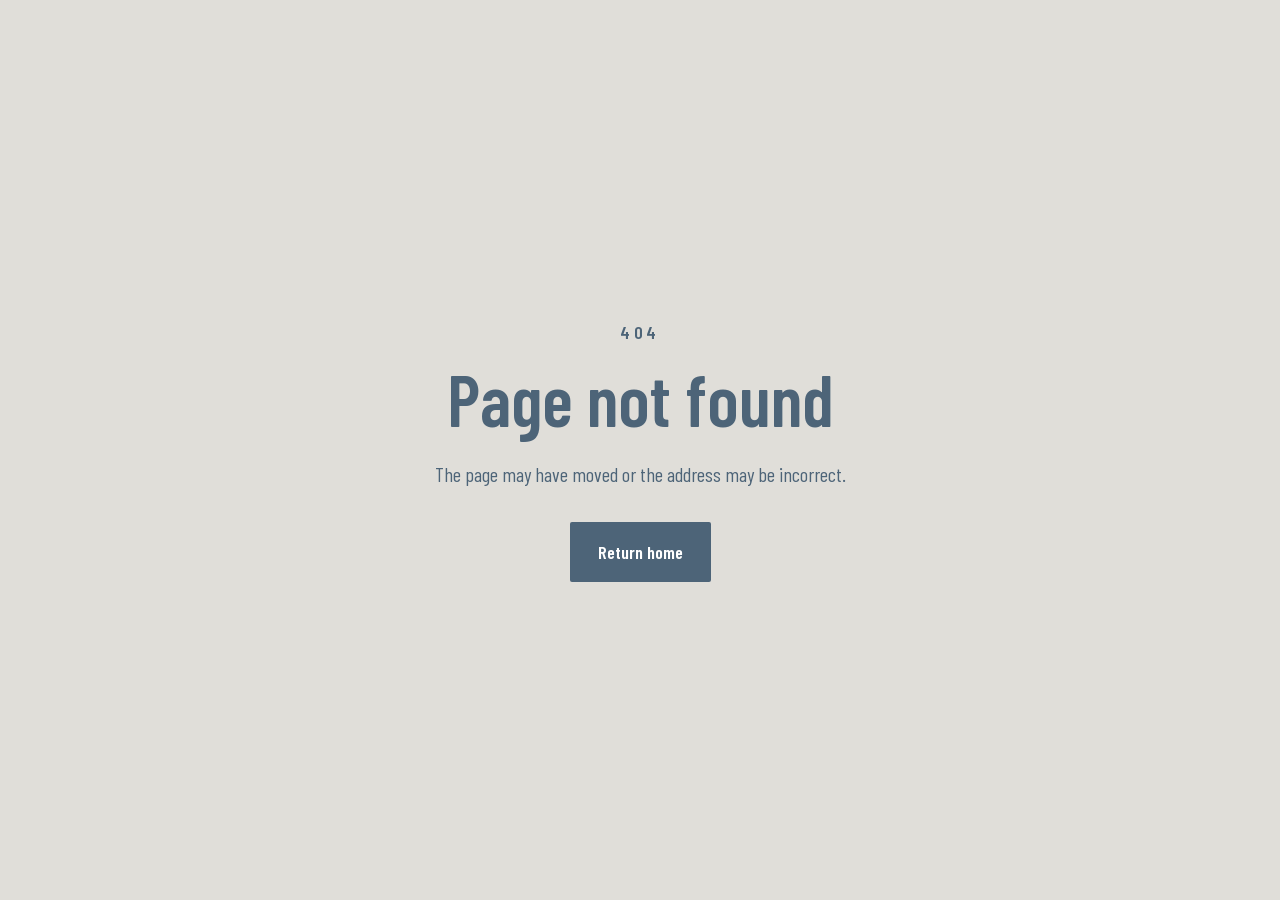
<file: 404/index.html>
<!DOCTYPE html><html lang="en-CA"><head><meta data-static-security="true" http-equiv="Content-Security-Policy" content="default-src 'self'; script-src 'self' https://challenges.cloudflare.com 'sha256-TqDdOwiRjJ6c5p2jY8IC8oqGnfVR4Bt0LE6SwapCy1w='; script-src-attr 'none'; style-src 'self' 'unsafe-inline'; img-src 'self' data: blob:; font-src 'self'; media-src 'self' blob:; connect-src 'self' https://golden-electrical-contact-mailer.millerjack52.workers.dev https://challenges.cloudflare.com; frame-src https://challenges.cloudflare.com https://maps.google.com https://www.google.com; object-src 'none'; base-uri 'none'; form-action 'self'"><meta data-static-security="true" name="referrer" content="strict-origin-when-cross-origin"><meta charSet="utf-8" data-next-head=""/><meta name="viewport" content="width=device-width" data-next-head=""/><title data-next-head="">Page Not Found | Golden Electrical Contracting</title><meta name="description" content="The requested page could not be found on the Golden Electrical Contracting website." data-next-head=""/><meta name="robots" content="noindex,nofollow" data-next-head=""/><link rel="icon" href="/favicons/favicon.ico" sizes="any"/><link rel="apple-touch-icon" sizes="180x180" href="/favicons/apple-touch-icon.png"/><link rel="icon" type="image/png" sizes="32x32" href="/favicons/favicon-32x32.png"/><link rel="icon" type="image/png" sizes="16x16" href="/favicons/favicon-16x16.png"/><link rel="manifest" href="/favicons/site.webmanifest"/><link rel="mask-icon" href="/favicons/safari-pinned-tab.svg" color="#ffffff"/><meta name="msapplication-TileColor" content="#4D6478"/><meta name="theme-color" content="#4D6478"/><link rel="preload" href="/_next/static/media/3667c091265cf81b-s.p.woff2" as="font" type="font/woff2" crossorigin="anonymous" data-next-font="size-adjust"/><link rel="preload" href="/_next/static/media/5fb5c05ff73c0616-s.p.woff2" as="font" type="font/woff2" crossorigin="anonymous" data-next-font="size-adjust"/><link rel="preload" href="/_next/static/media/4ec9137e8f7fd974-s.p.woff2" as="font" type="font/woff2" crossorigin="anonymous" data-next-font="size-adjust"/><link rel="preload" href="/_next/static/media/1f54c84255ccf44e-s.p.woff2" as="font" type="font/woff2" crossorigin="anonymous" data-next-font="size-adjust"/><link rel="preload" href="/_next/static/media/c150f0c57bc48529-s.p.woff2" as="font" type="font/woff2" crossorigin="anonymous" data-next-font="size-adjust"/><link rel="preload" href="/_next/static/media/437e5f23c97e320c-s.p.woff2" as="font" type="font/woff2" crossorigin="anonymous" data-next-font="size-adjust"/><link rel="preload" href="/_next/static/media/eeb8a9ff846037ce-s.p.woff2" as="font" type="font/woff2" crossorigin="anonymous" data-next-font="size-adjust"/><link rel="preload" href="/_next/static/css/e543796487d61733.css" as="style"/><link rel="stylesheet" href="/_next/static/css/e543796487d61733.css" data-n-g=""/><noscript data-n-css=""></noscript><script defer="" noModule="" src="/_next/static/chunks/polyfills-42372ed130431b0a.js"></script><script src="/_next/static/chunks/webpack-f864a508f152d7ef.js" defer=""></script><script src="/_next/static/chunks/framework-ff5b1472d313c06b.js" defer=""></script><script src="/_next/static/chunks/main-58c77dce01407ae3.js" defer=""></script><script src="/_next/static/chunks/pages/_app-00c80da57bbd1ad4.js" defer=""></script><script src="/_next/static/chunks/pages/404-0d9a36c80c962ac8.js" defer=""></script><script src="/_next/static/r-fLK3LKUF6xxCNmI8oul/_buildManifest.js" defer=""></script><script src="/_next/static/r-fLK3LKUF6xxCNmI8oul/_ssgManifest.js" defer=""></script><style id="__jsx-1494878521">html{--font-barlow:'Barlow Condensed', 'Barlow Condensed Fallback'}</style></head><body class="antialiased"><div id="__next"><div class="jsx-1494878521 fixed z-[9999999] flex h-[100%] w-full flex-col items-center justify-center bg-white transition-all invisible opacity-0"><img alt="Loading..." loading="lazy" width="250" height="100" decoding="async" data-nimg="1" style="color:transparent" src="/images/logo.png"/><svg data-prefix="fas" data-icon="spinner" class="svg-inline--fa fa-spinner text-backgroundDarkBlue fa-spin fa-3x" role="img" viewBox="0 0 512 512" aria-hidden="true"><path fill="currentColor" d="M208 48a48 48 0 1 1 96 0 48 48 0 1 1 -96 0zm0 416a48 48 0 1 1 96 0 48 48 0 1 1 -96 0zM48 208a48 48 0 1 1 0 96 48 48 0 1 1 0-96zm368 48a48 48 0 1 1 96 0 48 48 0 1 1 -96 0zM75 369.1A48 48 0 1 1 142.9 437 48 48 0 1 1 75 369.1zM75 75A48 48 0 1 1 142.9 142.9 48 48 0 1 1 75 75zM437 369.1A48 48 0 1 1 369.1 437 48 48 0 1 1 437 369.1z"></path></svg></div><main class="jsx-1494878521 __variable_58a2cf font-sans"><main class="flex min-h-screen items-center justify-center bg-backgroundDark text-center text-backgroundDarkBlue"><div class="mx-auto w-full max-w-6xl px-6"><div class="mx-auto max-w-xl"><p class="text-lg font-semibold uppercase tracking-[0.2em]">404</p><h1 class="mt-4 text-5xl font-semibold leading-tight md:text-7xl">Page not found</h1><p class="mt-6 text-xl leading-relaxed">The page may have moved or the address may be incorrect.</p><a class="mt-8 inline-flex rounded-sm bg-backgroundDarkBlue px-7 py-4 text-lg font-semibold text-white" href="/">Return home</a></div></div></main></main></div><script id="__NEXT_DATA__" type="application/json">{"props":{"pageProps":{}},"page":"/404","query":{},"buildId":"r-fLK3LKUF6xxCNmI8oul","nextExport":true,"autoExport":true,"isFallback":false,"scriptLoader":[]}</script></body></html>
</file>
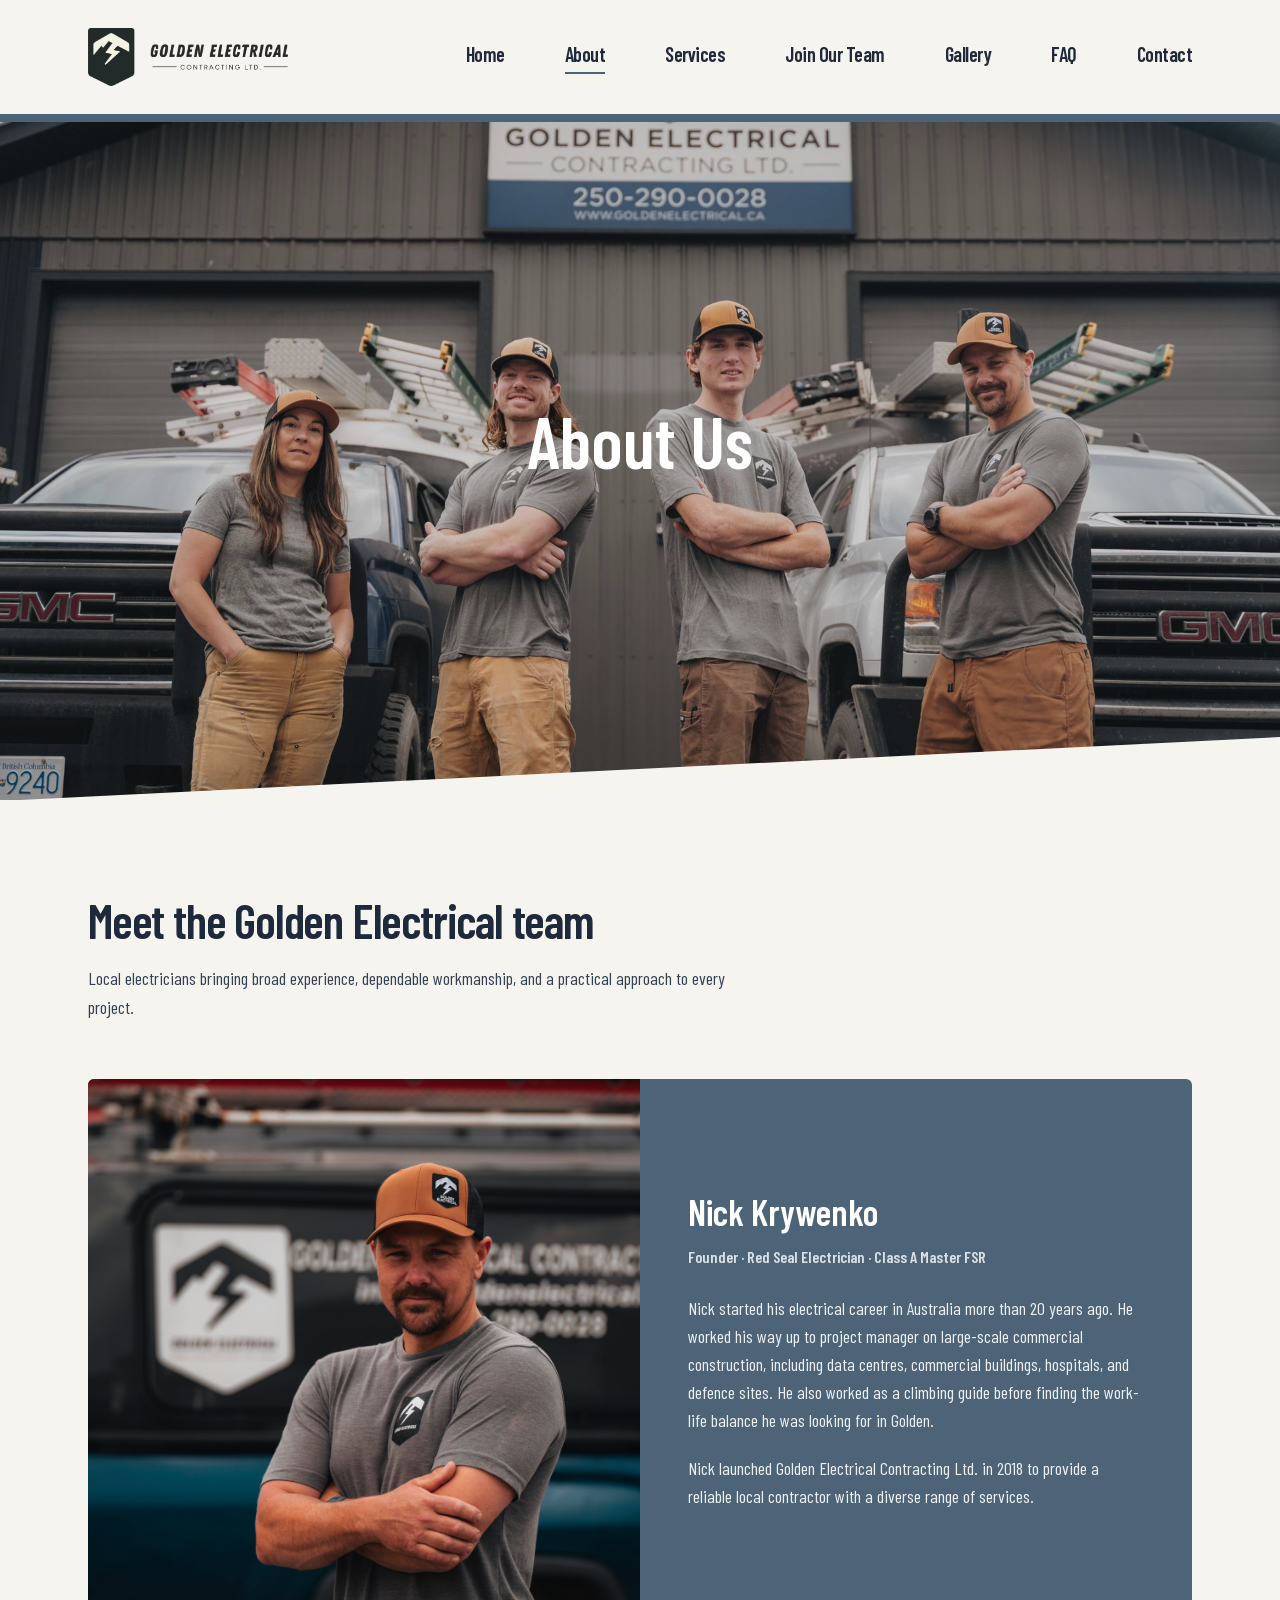
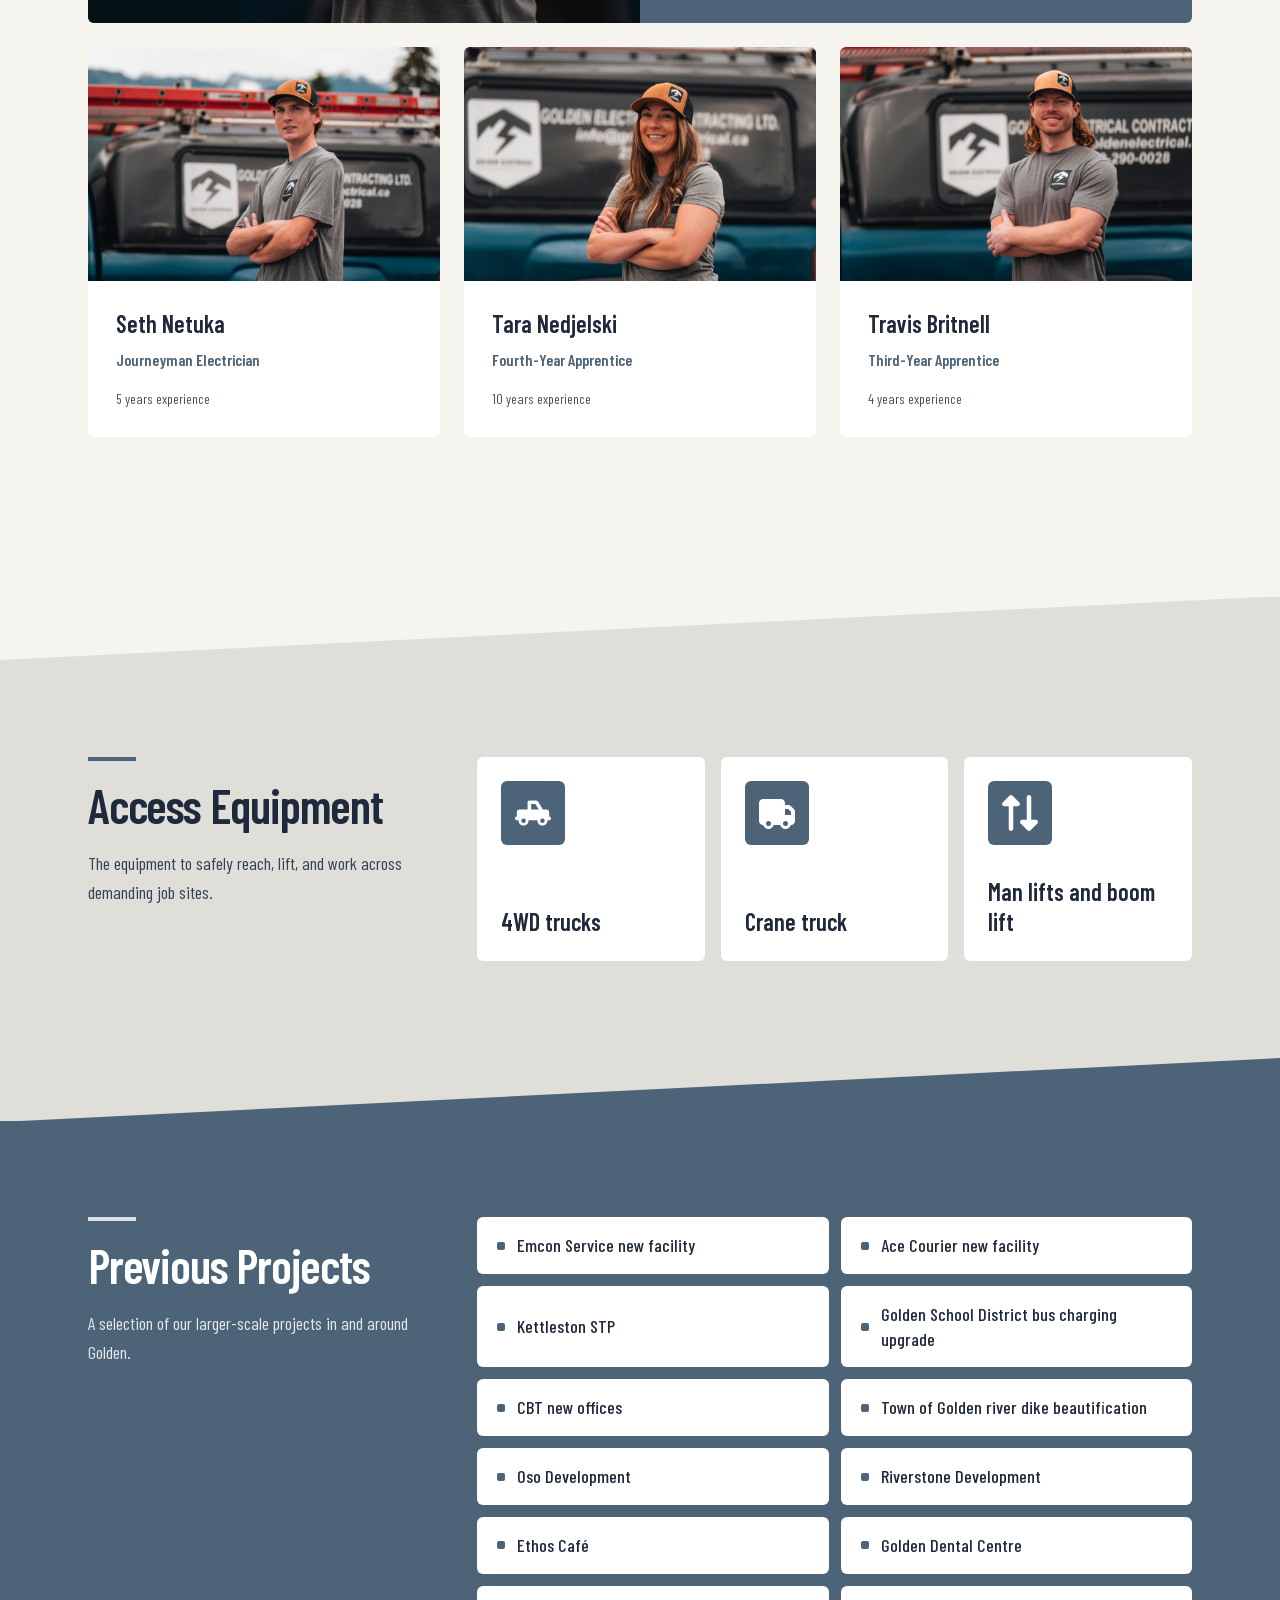
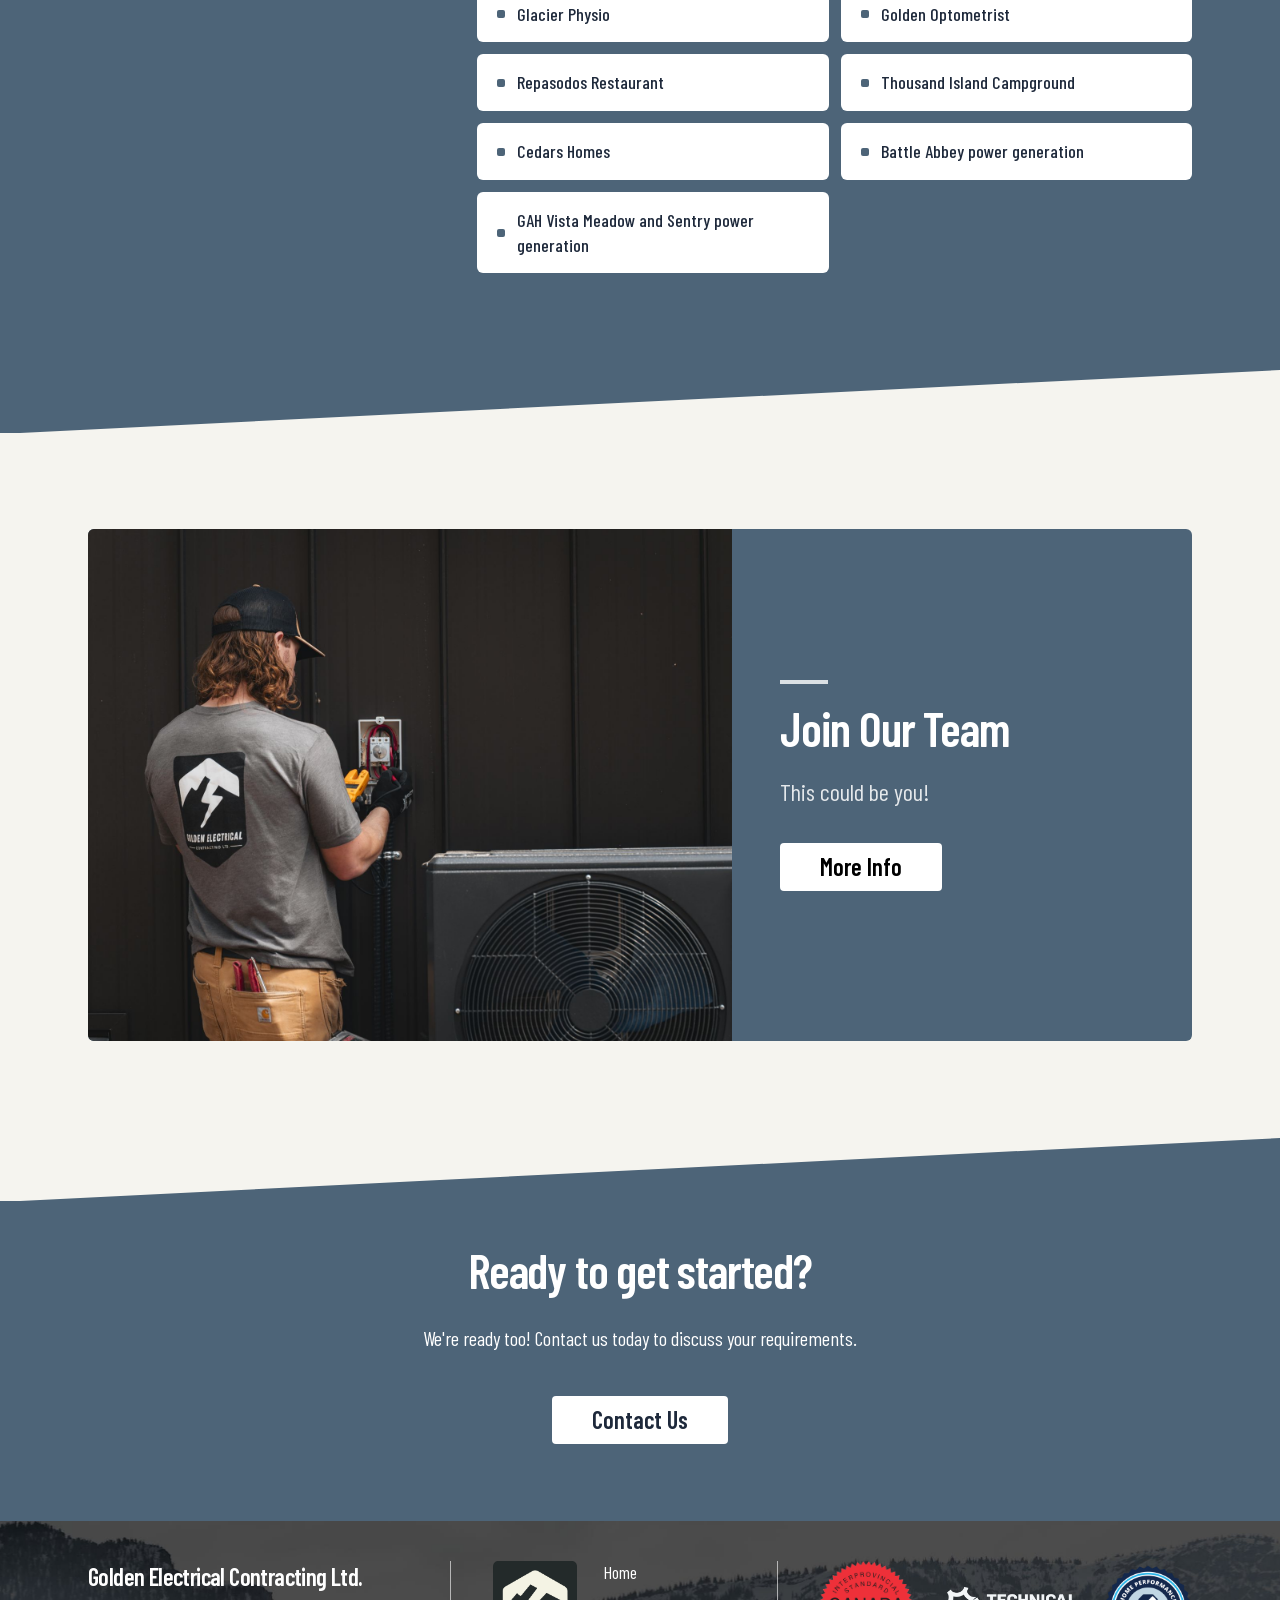
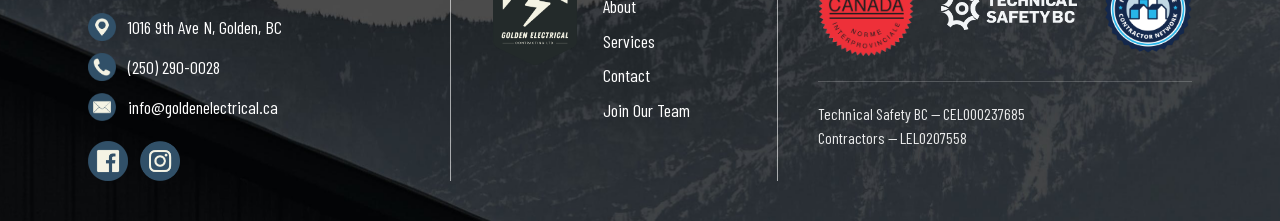
<file: about/index.html>
<!DOCTYPE html><html lang="en-CA"><head><meta data-static-security="true" http-equiv="Content-Security-Policy" content="default-src 'self'; script-src 'self' https://challenges.cloudflare.com 'sha256-O7ORO7g2FrqdV2HuHq2o142p4CcGhdHkA/WJgtaabQM=' 'sha256-zd2w58+ZN6xshv6E8lqsYgNE2eYFGh+ktmM6q3Uo+bo='; script-src-attr 'none'; style-src 'self' 'unsafe-inline'; img-src 'self' data: blob:; font-src 'self'; media-src 'self' blob:; connect-src 'self' https://golden-electrical-contact-mailer.millerjack52.workers.dev https://challenges.cloudflare.com; frame-src https://challenges.cloudflare.com https://maps.google.com https://www.google.com; object-src 'none'; base-uri 'none'; form-action 'self'"><meta data-static-security="true" name="referrer" content="strict-origin-when-cross-origin"><meta charSet="utf-8" data-next-head=""/><meta name="viewport" content="width=device-width, initial-scale=1.0" data-next-head=""/><title data-next-head="">About Our Electricians | Golden Electrical Contracting</title><meta name="description" content="Meet the experienced electricians behind Golden Electrical Contracting, serving Golden and the Columbia Valley with safe, reliable electrical work since 2018." data-next-head=""/><meta name="robots" content="index,follow,max-image-preview:large,max-snippet:-1,max-video-preview:-1" data-next-head=""/><meta name="theme-color" content="#4D6478" data-next-head=""/><link rel="canonical" href="https://goldenelectrical.ca/about/" data-next-head=""/><meta property="og:type" content="website" data-next-head=""/><meta property="og:locale" content="en_CA" data-next-head=""/><meta property="og:site_name" content="Golden Electrical Contracting Ltd." data-next-head=""/><meta property="og:title" content="About Our Electricians | Golden Electrical Contracting" data-next-head=""/><meta property="og:description" content="Meet the experienced electricians behind Golden Electrical Contracting, serving Golden and the Columbia Valley with safe, reliable electrical work since 2018." data-next-head=""/><meta property="og:url" content="https://goldenelectrical.ca/about/" data-next-head=""/><meta property="og:image" content="https://goldenelectrical.ca/images/site/team-1.jpg" data-next-head=""/><meta property="og:image:width" content="1920" data-next-head=""/><meta property="og:image:height" content="1280" data-next-head=""/><meta property="og:image:alt" content="About - Golden Electrical Contracting Ltd." data-next-head=""/><meta name="twitter:card" content="summary_large_image" data-next-head=""/><meta name="twitter:title" content="About Our Electricians | Golden Electrical Contracting" data-next-head=""/><meta name="twitter:description" content="Meet the experienced electricians behind Golden Electrical Contracting, serving Golden and the Columbia Valley with safe, reliable electrical work since 2018." data-next-head=""/><meta name="twitter:image" content="https://goldenelectrical.ca/images/site/team-1.jpg" data-next-head=""/><meta name="twitter:image:alt" content="About - Golden Electrical Contracting Ltd." data-next-head=""/><link rel="preload" href="/images/team/nick-krywenko.jpg" as="image" data-next-head=""/><link rel="icon" href="/favicons/favicon.ico" sizes="any"/><link rel="apple-touch-icon" sizes="180x180" href="/favicons/apple-touch-icon.png"/><link rel="icon" type="image/png" sizes="32x32" href="/favicons/favicon-32x32.png"/><link rel="icon" type="image/png" sizes="16x16" href="/favicons/favicon-16x16.png"/><link rel="manifest" href="/favicons/site.webmanifest"/><link rel="mask-icon" href="/favicons/safari-pinned-tab.svg" color="#ffffff"/><meta name="msapplication-TileColor" content="#4D6478"/><meta name="theme-color" content="#4D6478"/><link rel="preload" href="/_next/static/media/3667c091265cf81b-s.p.woff2" as="font" type="font/woff2" crossorigin="anonymous" data-next-font="size-adjust"/><link rel="preload" href="/_next/static/media/5fb5c05ff73c0616-s.p.woff2" as="font" type="font/woff2" crossorigin="anonymous" data-next-font="size-adjust"/><link rel="preload" href="/_next/static/media/4ec9137e8f7fd974-s.p.woff2" as="font" type="font/woff2" crossorigin="anonymous" data-next-font="size-adjust"/><link rel="preload" href="/_next/static/media/1f54c84255ccf44e-s.p.woff2" as="font" type="font/woff2" crossorigin="anonymous" data-next-font="size-adjust"/><link rel="preload" href="/_next/static/media/c150f0c57bc48529-s.p.woff2" as="font" type="font/woff2" crossorigin="anonymous" data-next-font="size-adjust"/><link rel="preload" href="/_next/static/media/437e5f23c97e320c-s.p.woff2" as="font" type="font/woff2" crossorigin="anonymous" data-next-font="size-adjust"/><link rel="preload" href="/_next/static/media/eeb8a9ff846037ce-s.p.woff2" as="font" type="font/woff2" crossorigin="anonymous" data-next-font="size-adjust"/><link rel="preload" href="/_next/static/css/e543796487d61733.css" as="style"/><script type="application/ld+json" data-next-head="">{"@context":"https://schema.org","@graph":[{"@type":"WebSite","@id":"https://goldenelectrical.ca/#website","url":"https://goldenelectrical.ca/","name":"Golden Electrical Contracting Ltd.","alternateName":"Golden Electrical","inLanguage":"en-CA","publisher":{"@id":"https://goldenelectrical.ca/#business"}},{"@type":"WebPage","@id":"https://goldenelectrical.ca/about/#webpage","url":"https://goldenelectrical.ca/about/","name":"About Our Electricians | Golden Electrical Contracting","description":"Meet the experienced electricians behind Golden Electrical Contracting, serving Golden and the Columbia Valley with safe, reliable electrical work since 2018.","inLanguage":"en-CA","isPartOf":{"@id":"https://goldenelectrical.ca/#website"},"breadcrumb":{"@id":"https://goldenelectrical.ca/about/#breadcrumb"}},{"@type":"BreadcrumbList","@id":"https://goldenelectrical.ca/about/#breadcrumb","itemListElement":[{"@type":"ListItem","position":1,"name":"Home","item":"https://goldenelectrical.ca/"},{"@type":"ListItem","position":2,"name":"About","item":"https://goldenelectrical.ca/about/"}]}]}</script><link rel="stylesheet" href="/_next/static/css/e543796487d61733.css" data-n-g=""/><noscript data-n-css=""></noscript><script defer="" noModule="" src="/_next/static/chunks/polyfills-42372ed130431b0a.js"></script><script src="/_next/static/chunks/webpack-f864a508f152d7ef.js" defer=""></script><script src="/_next/static/chunks/framework-ff5b1472d313c06b.js" defer=""></script><script src="/_next/static/chunks/main-58c77dce01407ae3.js" defer=""></script><script src="/_next/static/chunks/pages/_app-00c80da57bbd1ad4.js" defer=""></script><script src="/_next/static/chunks/643-2f2cc8a1ead2cac9.js" defer=""></script><script src="/_next/static/chunks/33-7ff4e3c8e54abf59.js" defer=""></script><script src="/_next/static/chunks/pages/%5Buid%5D-9b37e677ae207f34.js" defer=""></script><script src="/_next/static/r-fLK3LKUF6xxCNmI8oul/_buildManifest.js" defer=""></script><script src="/_next/static/r-fLK3LKUF6xxCNmI8oul/_ssgManifest.js" defer=""></script><style id="__jsx-1494878521">html{--font-barlow:'Barlow Condensed', 'Barlow Condensed Fallback'}</style></head><body class="antialiased"><link rel="preload" as="image" href="/images/team/nick-krywenko.jpg"/><div id="__next"><div class="jsx-1494878521 fixed z-[9999999] flex h-[100%] w-full flex-col items-center justify-center bg-white transition-all invisible opacity-0"><img alt="Loading..." loading="lazy" width="250" height="100" decoding="async" data-nimg="1" style="color:transparent" src="/images/logo.png"/><svg data-prefix="fas" data-icon="spinner" class="svg-inline--fa fa-spinner text-backgroundDarkBlue fa-spin fa-3x" role="img" viewBox="0 0 512 512" aria-hidden="true"><path fill="currentColor" d="M208 48a48 48 0 1 1 96 0 48 48 0 1 1 -96 0zm0 416a48 48 0 1 1 96 0 48 48 0 1 1 -96 0zM48 208a48 48 0 1 1 0 96 48 48 0 1 1 0-96zm368 48a48 48 0 1 1 96 0 48 48 0 1 1 -96 0zM75 369.1A48 48 0 1 1 142.9 437 48 48 0 1 1 75 369.1zM75 75A48 48 0 1 1 142.9 142.9 48 48 0 1 1 75 75zM437 369.1A48 48 0 1 1 369.1 437 48 48 0 1 1 437 369.1z"></path></svg></div><main class="jsx-1494878521 __variable_58a2cf font-sans"><div class="text-slate-800"><header data-collapsible="true" class="py-8 md:py-7 navbar fixed right-0 left-0 z-[200] border-b-8 border-backgroundDarkBlue bg-backgroundLight" id="header"><div class="mx-auto w-full max-w-6xl px-6"><div class="flex flex-nowrap items-center justify-between gap-x-6 gap-y-3 leading-none"><a class="z-[200] shrink text-xl font-semibold tracking-tight" href="/"><img alt="" loading="lazy" width="1273" height="367" decoding="async" data-nimg="1" class="w-[200px]" style="color:transparent" src="/images/site/02c0e597-godlen-electrical-logo.png"/></a><nav class="mynav hidden shrink-0 md:block"><ul class="flex flex-nowrap gap-6 text-xl md:gap-10"><li class="relative border-b-2 pb-1 font-semibold tracking-tight text-slate-800 transition-colors duration-150 border-transparent hover:border-backgroundDarkBlue"><a href="/">Home</a></li><li class="relative border-b-2 pb-1 font-semibold tracking-tight text-slate-800 transition-colors duration-150 border-backgroundDarkBlue"><a href="/about/">About</a></li><li class="relative border-b-2 pb-1 font-semibold tracking-tight text-slate-800 transition-colors duration-150 border-transparent hover:border-backgroundDarkBlue"><a href="/services/">Services</a></li><li class="relative border-b-2 pb-1 font-semibold tracking-tight text-slate-800 transition-colors duration-150 border-transparent hover:border-backgroundDarkBlue"><a href="/careers/">Join Our Team</a></li><li class="relative border-b-2 pb-1 font-semibold tracking-tight text-slate-800 transition-colors duration-150 border-transparent hover:border-backgroundDarkBlue"><a href="/gallery/">Gallery</a></li><li class="relative border-b-2 pb-1 font-semibold tracking-tight text-slate-800 transition-colors duration-150 border-transparent hover:border-backgroundDarkBlue"><a href="/#frequently-asked-questions">FAQ</a></li><li class="relative border-b-2 pb-1 font-semibold tracking-tight text-slate-800 transition-colors duration-150 border-transparent hover:border-backgroundDarkBlue"><a href="/contact/">Contact</a></li></ul></nav><svg data-prefix="fas" data-icon="bars" class="svg-inline--fa fa-bars z-[200] text-3xl hover:cursor-pointer md:hidden" role="img" viewBox="0 0 448 512" aria-hidden="true"><path fill="currentColor" d="M0 96C0 78.3 14.3 64 32 64l384 0c17.7 0 32 14.3 32 32s-14.3 32-32 32L32 128C14.3 128 0 113.7 0 96zM0 256c0-17.7 14.3-32 32-32l384 0c17.7 0 32 14.3 32 32s-14.3 32-32 32L32 288c-17.7 0-32-14.3-32-32zM448 416c0 17.7-14.3 32-32 32L32 448c-17.7 0-32-14.3-32-32s14.3-32 32-32l384 0c17.7 0 32 14.3 32 32z"></path></svg></div></div></header><main class="overflow-x-clip"><section style="background-image:linear-gradient(rgba(0, 0, 0, 0.15), rgba(0, 0, 0, 0.15)), url(/images/site/team-1.jpg)" class="relative flex h-[400px] flex-col items-center justify-center overflow-hidden bg-cover bg-center pt-[50px] text-5xl font-semibold md:h-[800px] md:pt-[80px] md:text-7xl"><h1 data-aos="section-from-bottom-left" data-aos-duration="850" data-aos-once="true" class="mx-auto w-full max-w-6xl px-6 title relative mt-[40px] block text-center text-white md:mt-0">About Us</h1></section><section class="slanted-section bg-backgroundLight leading-relaxed"><div data-collapsible="true" class="slanted-content-spacing"><div data-aos="section-from-top-right" data-aos-duration="850" data-aos-once="true" class="mx-auto w-full max-w-6xl px-6"><header class="mb-10 max-w-3xl md:mb-14"><h2 class="text-4xl font-semibold leading-tight tracking-tight md:text-5xl">Meet the Golden Electrical team</h2><p class="mt-5 max-w-2xl text-lg leading-relaxed text-slate-700">Local electricians bringing broad experience, dependable workmanship, and a practical approach to every project.</p></header><article class="grid overflow-hidden rounded-md bg-backgroundDarkBlue text-white lg:grid-cols-2"><div class="relative h-[66vw] max-h-[32rem] min-h-[18rem] lg:h-auto lg:max-h-none lg:min-h-[34rem]"><img alt="Nick Krywenko, founder of Golden Electrical Contracting" decoding="async" data-nimg="fill" class="object-cover object-center" style="position:absolute;height:100%;width:100%;left:0;top:0;right:0;bottom:0;color:transparent" src="/images/team/nick-krywenko.jpg"/></div><div class="flex flex-col justify-center p-7 md:p-10 lg:p-12"><h3 class="text-3xl font-semibold leading-tight md:text-4xl">Nick Krywenko</h3><p class="mt-3 font-semibold text-white/80">Founder · Red Seal Electrician · Class A Master FSR</p><div class="mt-6 space-y-5 text-base leading-relaxed text-white/90 md:text-lg"><p>Nick started his electrical career in Australia more than 20 years ago. He worked his way up to project manager on large-scale commercial construction, including data centres, commercial buildings, hospitals, and defence sites. He also worked as a climbing guide before finding the work-life balance he was looking for in Golden.</p><p>Nick launched Golden Electrical Contracting Ltd. in 2018 to provide a reliable local contractor with a diverse range of services.</p></div></div></article><div class="mt-6 grid gap-6 md:grid-cols-3"><article class="overflow-hidden rounded-md bg-white"><div class="relative aspect-[3/2] overflow-hidden bg-backgroundDark"><img alt="Seth Netuka, Journeyman Electrician at Golden Electrical Contracting" loading="lazy" decoding="async" data-nimg="fill" class="object-cover object-center" style="position:absolute;height:100%;width:100%;left:0;top:0;right:0;bottom:0;color:transparent" src="/images/team/seth-netuka.jpg"/></div><div class="p-6 md:p-7"><h3 class="text-2xl font-semibold leading-tight">Seth Netuka</h3><p class="mt-2 font-semibold text-backgroundDarkBlue">Journeyman Electrician</p><p class="mt-4 text-sm text-slate-600">5 years<!-- --> experience</p></div></article><article class="overflow-hidden rounded-md bg-white"><div class="relative aspect-[3/2] overflow-hidden bg-backgroundDark"><img alt="Tara Nedjelski, Fourth-Year Apprentice at Golden Electrical Contracting" loading="lazy" decoding="async" data-nimg="fill" class="object-cover object-center" style="position:absolute;height:100%;width:100%;left:0;top:0;right:0;bottom:0;color:transparent" src="/images/team/tara-nedjelski.jpg"/></div><div class="p-6 md:p-7"><h3 class="text-2xl font-semibold leading-tight">Tara Nedjelski</h3><p class="mt-2 font-semibold text-backgroundDarkBlue">Fourth-Year Apprentice</p><p class="mt-4 text-sm text-slate-600">10 years<!-- --> experience</p></div></article><article class="overflow-hidden rounded-md bg-white"><div class="relative aspect-[3/2] overflow-hidden bg-backgroundDark"><img alt="Travis Britnell, Third-Year Apprentice at Golden Electrical Contracting" loading="lazy" decoding="async" data-nimg="fill" class="object-cover object-center" style="position:absolute;height:100%;width:100%;left:0;top:0;right:0;bottom:0;color:transparent" src="/images/team/travis-britnell.jpg"/></div><div class="p-6 md:p-7"><h3 class="text-2xl font-semibold leading-tight">Travis Britnell</h3><p class="mt-2 font-semibold text-backgroundDarkBlue">Third-Year Apprentice</p><p class="mt-4 text-sm text-slate-600">4 years<!-- --> experience</p></div></article></div></div></div></section><section data-collapsible="true" class="home-panels-spacing bg-backgroundDark leading-relaxed"><div data-aos="section-from-bottom-left" data-aos-duration="850" data-aos-once="true" class="mx-auto w-full max-w-6xl px-6"><div class="grid items-start gap-10 lg:grid-cols-12 lg:gap-16"><header class="lg:col-span-4"><div class="mb-5 h-1 w-12 bg-backgroundDarkBlue"></div><h2 class="text-4xl font-semibold leading-tight tracking-tight md:text-5xl">Access Equipment</h2><p class="mt-5 max-w-md text-lg leading-relaxed text-slate-700">The equipment to safely reach, lift, and work across demanding job sites.</p></header><ul class="grid gap-4 sm:grid-cols-3 lg:col-span-8"><li class="flex min-h-[12rem] flex-col justify-between rounded-md bg-white p-6"><div class="flex items-start"><span class="flex h-16 w-16 shrink-0 items-center justify-center rounded-md bg-backgroundDarkBlue"><svg data-prefix="fas" data-icon="truck-pickup" class="svg-inline--fa fa-truck-pickup h-9 w-9 text-white fa-fw" role="img" viewBox="0 0 640 512" aria-hidden="true"><path fill="currentColor" d="M363.8 96l57.6 96-133.4 0 0-96 75.8 0zM496 192L418.6 63.1C407.1 43.8 386.2 32 363.8 32L256 32c-17.7 0-32 14.3-32 32l0 128-144 0c-26.5 0-48 21.5-48 48l0 80c-17.7 0-32 14.3-32 32s14.3 32 32 32l32.4 0c-.2 2.6-.4 5.3-.4 8 0 48.6 39.4 88 88 88s88-39.4 88-88c0-2.7-.1-5.4-.4-8l160.7 0c-.2 2.6-.4 5.3-.4 8 0 48.6 39.4 88 88 88s88-39.4 88-88c0-2.7-.1-5.4-.4-8l32.4 0c17.7 0 32-14.3 32-32s-14.3-32-32-32l0-80c0-26.5-21.5-48-48-48l-64 0zM112 392a40 40 0 1 1 80 0 40 40 0 1 1 -80 0zm376-40a40 40 0 1 1 0 80 40 40 0 1 1 0-80z"></path></svg></span></div><span class="mt-8 text-2xl font-semibold leading-tight">4WD trucks</span></li><li class="flex min-h-[12rem] flex-col justify-between rounded-md bg-white p-6"><div class="flex items-start"><span class="flex h-16 w-16 shrink-0 items-center justify-center rounded-md bg-backgroundDarkBlue"><svg data-prefix="fas" data-icon="truck" class="svg-inline--fa fa-truck h-9 w-9 text-white fa-fw" role="img" viewBox="0 0 576 512" aria-hidden="true"><path fill="currentColor" d="M0 96C0 60.7 28.7 32 64 32l288 0c35.3 0 64 28.7 64 64l0 32 50.7 0c17 0 33.3 6.7 45.3 18.7L557.3 192c12 12 18.7 28.3 18.7 45.3L576 384c0 35.3-28.7 64-64 64l-3.3 0c-10.4 36.9-44.4 64-84.7 64s-74.2-27.1-84.7-64l-102.6 0c-10.4 36.9-44.4 64-84.7 64s-74.2-27.1-84.7-64L64 448c-35.3 0-64-28.7-64-64L0 96zM512 288l0-50.7-45.3-45.3-50.7 0 0 96 96 0zM192 424a40 40 0 1 0 -80 0 40 40 0 1 0 80 0zm232 40a40 40 0 1 0 0-80 40 40 0 1 0 0 80z"></path></svg></span></div><span class="mt-8 text-2xl font-semibold leading-tight">Crane truck</span></li><li class="flex min-h-[12rem] flex-col justify-between rounded-md bg-white p-6"><div class="flex items-start"><span class="flex h-16 w-16 shrink-0 items-center justify-center rounded-md bg-backgroundDarkBlue"><svg data-prefix="fas" data-icon="up-down" class="svg-inline--fa fa-up-down h-9 w-9 text-white fa-fw" role="img" viewBox="0 0 512 512" aria-hidden="true"><path fill="currentColor" d="M406.6 502.6l96-96c9.2-9.2 11.9-22.9 6.9-34.9S492.9 352 480 352l-64 0 0-320c0-17.7-14.3-32-32-32s-32 14.3-32 32l0 320-64 0c-12.9 0-24.6 7.8-29.6 19.8s-2.2 25.7 6.9 34.9l96 96c12.5 12.5 32.8 12.5 45.3 0zM150.6 9.4c-12.5-12.5-32.8-12.5-45.3 0l-96 96c-9.2 9.2-11.9 22.9-6.9 34.9S19.1 160 32 160l64 0 0 320c0 17.7 14.3 32 32 32s32-14.3 32-32l0-320 64 0c12.9 0 24.6-7.8 29.6-19.8s2.2-25.7-6.9-34.9l-96-96z"></path></svg></span></div><span class="mt-8 text-2xl font-semibold leading-tight">Man lifts and boom lift</span></li></ul></div></div></section><section data-collapsible="true" class="slanted-content-spacing slanted-section no-bottom-slant bg-backgroundDarkBlue leading-relaxed text-white"><div data-aos="section-from-top-right" data-aos-duration="850" data-aos-once="true" class="mx-auto w-full max-w-6xl px-6"><div class="grid items-start gap-10 lg:grid-cols-12 lg:gap-16"><header class="lg:col-span-4"><div class="mb-5 h-1 w-12 bg-white/80"></div><h2 class="text-4xl font-semibold leading-tight tracking-tight md:text-5xl">Previous Projects</h2><p class="mt-5 max-w-md text-lg leading-relaxed text-white/85">A selection of our larger-scale projects in and around Golden.</p></header><ul class="grid gap-3 sm:grid-cols-2 lg:col-span-8"><li class="flex items-center gap-3 rounded-md bg-white px-5 py-4 text-lg font-medium leading-snug text-slate-800"><span aria-hidden="true" class="h-2 w-2 shrink-0 rounded-sm bg-backgroundDarkBlue"></span>Emcon Service new facility</li><li class="flex items-center gap-3 rounded-md bg-white px-5 py-4 text-lg font-medium leading-snug text-slate-800"><span aria-hidden="true" class="h-2 w-2 shrink-0 rounded-sm bg-backgroundDarkBlue"></span>Ace Courier new facility</li><li class="flex items-center gap-3 rounded-md bg-white px-5 py-4 text-lg font-medium leading-snug text-slate-800"><span aria-hidden="true" class="h-2 w-2 shrink-0 rounded-sm bg-backgroundDarkBlue"></span>Kettleston STP</li><li class="flex items-center gap-3 rounded-md bg-white px-5 py-4 text-lg font-medium leading-snug text-slate-800"><span aria-hidden="true" class="h-2 w-2 shrink-0 rounded-sm bg-backgroundDarkBlue"></span>Golden School District bus charging upgrade</li><li class="flex items-center gap-3 rounded-md bg-white px-5 py-4 text-lg font-medium leading-snug text-slate-800"><span aria-hidden="true" class="h-2 w-2 shrink-0 rounded-sm bg-backgroundDarkBlue"></span>CBT new offices</li><li class="flex items-center gap-3 rounded-md bg-white px-5 py-4 text-lg font-medium leading-snug text-slate-800"><span aria-hidden="true" class="h-2 w-2 shrink-0 rounded-sm bg-backgroundDarkBlue"></span>Town of Golden river dike beautification</li><li class="flex items-center gap-3 rounded-md bg-white px-5 py-4 text-lg font-medium leading-snug text-slate-800"><span aria-hidden="true" class="h-2 w-2 shrink-0 rounded-sm bg-backgroundDarkBlue"></span>Oso Development</li><li class="flex items-center gap-3 rounded-md bg-white px-5 py-4 text-lg font-medium leading-snug text-slate-800"><span aria-hidden="true" class="h-2 w-2 shrink-0 rounded-sm bg-backgroundDarkBlue"></span>Riverstone Development</li><li class="flex items-center gap-3 rounded-md bg-white px-5 py-4 text-lg font-medium leading-snug text-slate-800"><span aria-hidden="true" class="h-2 w-2 shrink-0 rounded-sm bg-backgroundDarkBlue"></span>Ethos Café</li><li class="flex items-center gap-3 rounded-md bg-white px-5 py-4 text-lg font-medium leading-snug text-slate-800"><span aria-hidden="true" class="h-2 w-2 shrink-0 rounded-sm bg-backgroundDarkBlue"></span>Golden Dental Centre</li><li class="flex items-center gap-3 rounded-md bg-white px-5 py-4 text-lg font-medium leading-snug text-slate-800"><span aria-hidden="true" class="h-2 w-2 shrink-0 rounded-sm bg-backgroundDarkBlue"></span>Glacier Physio</li><li class="flex items-center gap-3 rounded-md bg-white px-5 py-4 text-lg font-medium leading-snug text-slate-800"><span aria-hidden="true" class="h-2 w-2 shrink-0 rounded-sm bg-backgroundDarkBlue"></span>Golden Optometrist</li><li class="flex items-center gap-3 rounded-md bg-white px-5 py-4 text-lg font-medium leading-snug text-slate-800"><span aria-hidden="true" class="h-2 w-2 shrink-0 rounded-sm bg-backgroundDarkBlue"></span>Repasodos Restaurant</li><li class="flex items-center gap-3 rounded-md bg-white px-5 py-4 text-lg font-medium leading-snug text-slate-800"><span aria-hidden="true" class="h-2 w-2 shrink-0 rounded-sm bg-backgroundDarkBlue"></span>Thousand Island Campground</li><li class="flex items-center gap-3 rounded-md bg-white px-5 py-4 text-lg font-medium leading-snug text-slate-800"><span aria-hidden="true" class="h-2 w-2 shrink-0 rounded-sm bg-backgroundDarkBlue"></span>Cedars Homes</li><li class="flex items-center gap-3 rounded-md bg-white px-5 py-4 text-lg font-medium leading-snug text-slate-800"><span aria-hidden="true" class="h-2 w-2 shrink-0 rounded-sm bg-backgroundDarkBlue"></span>Battle Abbey power generation</li><li class="flex items-center gap-3 rounded-md bg-white px-5 py-4 text-lg font-medium leading-snug text-slate-800"><span aria-hidden="true" class="h-2 w-2 shrink-0 rounded-sm bg-backgroundDarkBlue"></span>GAH Vista Meadow and Sentry power generation</li></ul></div></div></section><section class="slanted-section bg-backgroundLight leading-relaxed"><div data-collapsible="true" class="slanted-content-spacing"><div data-aos="section-from-bottom-left" data-aos-duration="850" data-aos-once="true" class="mx-auto w-full max-w-6xl px-6"><div class="grid overflow-hidden rounded-md bg-backgroundDarkBlue text-white lg:grid-cols-12"><div class="h-[22rem] bg-slate-200 md:h-[30rem] lg:col-span-7 lg:h-auto lg:min-h-[32rem]"><img alt="" loading="lazy" width="1920" height="1280" decoding="async" data-nimg="1" class="h-full w-full object-cover" style="color:transparent" src="/images/gallery/ge-worksite-47.jpg"/></div><div class="flex flex-col justify-center p-7 md:p-10 lg:col-span-5 lg:p-12"><div class="mb-5 h-1 w-12 bg-white/80"></div><h2 class="text-4xl font-semibold leading-tight tracking-tight md:text-5xl">Join Our Team</h2><div class="mt-5"><p class="text-2xl leading-relaxed text-white/85">This could be you!</p></div><a class="bg-white button relative inline-block rounded px-10 py-2 text-2xl font-semibold mt-8 self-start text-black" href="/careers/">More Info</a></div></div></div></div></section><section class="call-to-action bg-backgroundDarkBlue leading-relaxed"><div data-collapsible="true" class="pt-[10vw] pb-[10vw] md:pt-[10vw] md:pb-[10vw] xl:pt-[3vw] xl:pb-[6vw] text-center"><div data-aos="section-from-top-right" data-aos-duration="850" data-aos-once="true" class="mx-auto w-full max-w-6xl px-6"><div class="title"><h2 class="mb-6 text-center text-4xl font-semibold leading-tight tracking-tight text-white md:text-5xl md:leading-tight">Ready to get started?</h2></div><p class="mb-7 text-xl text-white last:mb-0">We&#x27;re ready too! Contact us today to discuss your requirements.</p><a class="bg-white button relative inline-block rounded px-10 py-2 text-2xl font-semibold mt-4" href="/contact/">Contact Us</a></div></div></section></main><footer data-collapsible="true" class="py-8 md:py-10 bg-cover bg-center text-white" style="background-image:url(/images/site/661854e3-footer-background.png)"><div class="mx-auto w-full max-w-6xl px-6"><div class="grid items-stretch gap-8 lg:grid-cols-[1.05fr_0.95fr_1.2fr] lg:gap-0"><section class="lg:pr-10" aria-labelledby="footer-company-name"><a id="footer-company-name" class="text-xl font-semibold tracking-tight md:text-2xl" href="/">Golden Electrical Contracting Ltd.</a><address class="mt-5 not-italic"><ul class="space-y-3 text-base leading-snug md:text-lg"><li class="grid grid-cols-[2rem_1fr] items-center gap-2"><img alt="" loading="lazy" width="28" height="28" decoding="async" data-nimg="1" class="h-7 w-7" style="color:transparent" src="/images/site/64e698db-locationvector.png"/><span>1016 9th Ave N, Golden, BC</span></li><li class="grid grid-cols-[2rem_1fr] items-center gap-2"><img alt="" loading="lazy" width="28" height="28" decoding="async" data-nimg="1" class="h-7 w-7" style="color:transparent" src="/images/site/5bcde661-phonevector.png"/><a href="tel:(250) 290-0028">(250) 290-0028</a></li><li class="grid grid-cols-[2rem_1fr] items-center gap-2"><img alt="" loading="lazy" width="28" height="28" decoding="async" data-nimg="1" class="h-7 w-7" style="color:transparent" src="/images/site/2225f9e9-emailvector.png"/><a href="mailto:info@goldenelectrical.ca" class="break-words">info@goldenelectrical.ca</a></li></ul></address><div class="mt-5 flex justify-start gap-3"><a href="https://www.facebook.com/goldenelectrical.ca/" aria-label="Visit Golden Electrical on Facebook" class="rounded-full transition-opacity hover:opacity-80 focus-visible:outline focus-visible:outline-2 focus-visible:outline-offset-2 focus-visible:outline-white motion-reduce:transition-none"><img alt="" loading="lazy" width="159" height="159" decoding="async" data-nimg="1" class="h-10 w-10" style="color:transparent" src="/images/site/07468dab-facebookvector.png"/></a><a href="https://instagram.com" aria-label="Visit Golden Electrical on Instagram" class="rounded-full transition-opacity hover:opacity-80 focus-visible:outline focus-visible:outline-2 focus-visible:outline-offset-2 focus-visible:outline-white motion-reduce:transition-none"><img alt="" loading="lazy" width="153" height="154" decoding="async" data-nimg="1" class="h-10 w-10" style="color:transparent" src="/images/site/89101ce0-instagramvector.png"/></a></div></section><div class="border-t border-white/60 pt-8 lg:border-x lg:border-t-0 lg:px-10 lg:pt-0"><div class="grid grid-cols-[5.5rem_1fr] items-start gap-6"><a aria-label="Golden Electrical Contracting home" class="justify-self-center focus-visible:outline focus-visible:outline-2 focus-visible:outline-offset-4 focus-visible:outline-white" href="/"><img alt="" loading="lazy" width="84" height="104" decoding="async" data-nimg="1" class="h-auto w-[5.25rem]" style="color:transparent" src="/images/site/93fc1758-footer-logo.png"/></a><nav aria-label="Footer navigation"><ul class="space-y-3 text-lg leading-tight"><li><a class="transition-opacity hover:opacity-80 focus-visible:underline motion-reduce:transition-none" href="/">Home</a></li><li><a class="transition-opacity hover:opacity-80 focus-visible:underline motion-reduce:transition-none" href="/about/">About</a></li><li><a class="transition-opacity hover:opacity-80 focus-visible:underline motion-reduce:transition-none" href="/services/">Services</a></li><li><a class="transition-opacity hover:opacity-80 focus-visible:underline motion-reduce:transition-none" href="/contact/">Contact</a></li><li><a class="transition-opacity hover:opacity-80 focus-visible:underline motion-reduce:transition-none" href="/careers/">Join Our Team</a></li></ul></nav></div></div><div class="border-t border-white/60 pt-8 lg:border-t-0 lg:pl-10 lg:pt-0"><div class="grid min-h-24 grid-cols-[6rem_1fr_5.5rem] items-center gap-4"><img alt="Red Seal certification" loading="lazy" width="96" height="96" decoding="async" data-nimg="1" class="h-24 w-24 object-contain" style="color:transparent" src="/images/site/d51c70c0-rs-icon.gif"/><img alt="Technical Safety BC" loading="lazy" width="136" height="44" decoding="async" data-nimg="1" class="h-auto w-full max-w-[8.5rem] justify-self-center object-contain" style="color:transparent" src="/images/site/f6eb5736-bsa.png"/><img alt="Home Performance Contractor Network member" loading="lazy" width="88" height="88" decoding="async" data-nimg="1" class="h-[5.5rem] w-[5.5rem] object-contain" style="color:transparent" src="/images/hpcn-logo.png"/></div><p class="mt-6 border-t border-white/20 pt-5 text-sm leading-relaxed text-white/90 md:text-base">Technical Safety BC — CEL000237685<br/>Contractors — LEL0207558</p></div></div></div></footer></div></main></div><script id="__NEXT_DATA__" type="application/json">{"props":{"pageProps":{"page":{"id":"YnHYTBMAACUAmV3l","uid":"about","type":"page","url":"/about","data":{"title":[{"type":"heading1","text":"About","spans":[]}],"metaDescription":"Nicholas Krywenko Nick started his electrical career in Australia over 20 years ago. He worked his way up to a project manager of large scale commercial construction. He worked on building and installing large data centres, commercial buildings, hospitals etc.","parent":{"link_type":"Document"},"slices":[{"variation":"default","version":"sktwi1xtmkfgx8626","items":[{}],"primary":{"headingText":"About Us","headingImage":{"dimensions":{"width":1920,"height":1280},"alt":"The Golden Electrical Contracting team","copyright":null,"url":"/images/site/team-1.jpg","id":"local-team-1","edit":{"x":0,"y":0,"zoom":1,"background":"#fff"}}},"id":"header_image_section$f2a7efc7-0c6c-4de5-902f-8e2acc5565b8","slice_type":"header_image_section","slice_label":null},{"id":"local-team-section","slice_type":"team_section","slice_label":null,"variation":"default","primary":{},"items":[]},{"variation":"default","version":"sktwi1xtmkfgx8626","items":[{}],"primary":{"title":"Join Our Team","text":[{"type":"paragraph","text":"This could be you!","spans":[]}],"buttonText":"More Info","buttonLink":{"id":"Y96IoREAACEAOlvl","type":"page","tags":[],"lang":"en-us","slug":"join-our-team","first_publication_date":"2023-02-04T16:32:39+0000","last_publication_date":"2023-07-09T15:14:43+0000","uid":"careers","link_type":"Document","key":"012da959-cd5f-4b65-a3af-5e34e8bb93a1","isBroken":false},"image":{"dimensions":{"width":1920,"height":1280},"alt":"A Golden Electrical technician working on a heat pump installation","copyright":null,"url":"/images/gallery/ge-worksite-47.jpg","id":"local-ge-worksite-47","edit":{"x":0,"y":0,"zoom":1,"background":"#fff"}}},"id":"join_our_team$004abc85-f135-4b19-a598-1c2c09d6f2f5","slice_type":"join_our_team","slice_label":null},{"variation":"default","version":"sktwi1xtmkfgx8626","items":[{}],"primary":{"title":[{"type":"heading1","text":"Ready to get started?","spans":[]}],"description":[{"type":"paragraph","text":"We're ready too! Contact us today to discuss your requirements.","spans":[]}],"buttonLink":{"id":"Y9VZjBAAACMAj3jA","type":"page","tags":[],"lang":"en-us","slug":"contact-us","first_publication_date":"2023-01-28T17:22:05+0000","last_publication_date":"2023-07-09T01:18:45+0000","uid":"contact","link_type":"Document","key":"f15c5167-2ce4-4186-80d2-4d2543335053","isBroken":false}},"id":"call_to_action$910d4c88-4331-4f8f-be5c-24408769c861","slice_type":"call_to_action","slice_label":null}]}},"navigation":{"id":"YnHZIhMAACQAmWGk","type":"navigation","data":{"links":[{"label":[{"type":"heading3","text":"Home","spans":[]}],"link":{"id":"YnHWVBMAAF72mVUi","type":"page","tags":[],"lang":"en-us","slug":"home","first_publication_date":"2022-12-16T17:41:13+0000","last_publication_date":"2023-07-09T02:02:47+0000","uid":"home","link_type":"Document","key":"62673080-1819-4ba4-8357-e4141c4bdca6","isBroken":false}},{"label":[{"type":"heading3","text":"About","spans":[]}],"link":{"id":"YnHYTBMAACUAmV3l","type":"page","tags":[],"lang":"en-us","slug":"about","first_publication_date":"2023-01-27T21:25:24+0000","last_publication_date":"2023-07-09T22:41:57+0000","uid":"about","link_type":"Document","key":"db2c9c9c-b4a3-4f49-91da-5a6d4570901b","isBroken":false}},{"label":[{"type":"heading3","text":"Services","spans":[]}],"link":{"id":"YnHYzBMAACUAmWAj","type":"page","tags":[],"lang":"en-us","slug":"services","first_publication_date":"2023-02-05T18:39:25+0000","last_publication_date":"2023-07-09T02:50:12+0000","uid":"services","link_type":"Document","key":"2297bad8-5aa4-4d19-b2c8-bc067e410444","isBroken":false}},{"label":[{"type":"heading3","text":"Join Our Team","spans":[]}],"link":{"id":"Y96IoREAACEAOlvl","type":"page","tags":[],"lang":"en-us","slug":"join-our-team","first_publication_date":"2023-02-04T16:32:39+0000","last_publication_date":"2023-07-09T15:14:43+0000","uid":"careers","link_type":"Document","key":"8dd078e7-a6b8-434f-8fdc-94a400620a31","isBroken":false}},{"label":[{"type":"heading3","text":"Gallery","spans":[]}],"link":{"id":"Y972rxEAAB8APEWU","type":"page","tags":[],"lang":"en-us","slug":"photo-gallery","first_publication_date":"2023-02-05T00:22:10+0000","last_publication_date":"2023-07-08T21:46:02+0000","uid":"gallery","link_type":"Document","key":"cf51c9e9-c5c1-4164-9e9e-d3e7c595263d","isBroken":false}},{"label":[{"type":"heading3","text":"FAQ","spans":[]}],"link":{"link_type":"Web","key":"local-faq-anchor","url":"/#frequently-asked-questions"}},{"label":[{"type":"heading3","text":"Contact","spans":[]}],"link":{"id":"Y9VZjBAAACMAj3jA","type":"page","tags":[],"lang":"en-us","slug":"contact-us","first_publication_date":"2023-01-28T17:22:05+0000","last_publication_date":"2023-07-09T01:18:45+0000","uid":"contact","link_type":"Document","key":"460bbf33-c34f-425c-bea9-5af1d094e94a","isBroken":false}}]}},"footerNavigation":{"id":"Y8Ma6xEAAB8ASF5T","type":"footer_navigation","data":{"links":[{"label":[{"type":"paragraph","text":"Home","spans":[]}],"link":{"id":"YnHWVBMAAF72mVUi","type":"page","tags":[],"lang":"en-us","slug":"home","first_publication_date":"2022-12-16T17:41:13+0000","last_publication_date":"2023-07-09T02:02:47+0000","uid":"home","link_type":"Document","key":"5e3cda90-8541-4fde-ac95-239d21329c6f","isBroken":false}},{"label":[{"type":"paragraph","text":"About","spans":[]}],"link":{"id":"YnHYTBMAACUAmV3l","type":"page","tags":[],"lang":"en-us","slug":"about","first_publication_date":"2023-01-27T21:25:24+0000","last_publication_date":"2023-07-09T22:41:57+0000","uid":"about","link_type":"Document","key":"244c17be-2cde-400c-b583-f6838e1776f0","isBroken":false}},{"label":[{"type":"paragraph","text":"Services","spans":[]}],"link":{"id":"YnHYzBMAACUAmWAj","type":"page","tags":[],"lang":"en-us","slug":"services","first_publication_date":"2023-02-05T18:39:25+0000","last_publication_date":"2023-07-09T02:50:12+0000","uid":"services","link_type":"Document","key":"056c60f9-3439-4fe8-9a8b-91445a8d5be6","isBroken":false}},{"label":[{"type":"paragraph","text":"Contact","spans":[]}],"link":{"id":"Y9VZjBAAACMAj3jA","type":"page","tags":[],"lang":"en-us","slug":"contact-us","first_publication_date":"2023-01-28T17:22:05+0000","last_publication_date":"2023-07-09T01:18:45+0000","uid":"contact","link_type":"Document","key":"a5287d9b-2d03-411e-b602-4898d362a9ae","isBroken":false}},{"label":[{"type":"paragraph","text":"Join Our Team","spans":[]}],"link":{"id":"Y96IoREAACEAOlvl","type":"page","tags":[],"lang":"en-us","slug":"join-our-team","first_publication_date":"2023-02-04T16:32:39+0000","last_publication_date":"2023-07-09T15:14:43+0000","uid":"careers","link_type":"Document","key":"2951fd1e-2696-489f-9c44-4420c7e0ef14","isBroken":false}}]}},"settings":{"id":"YnHUqBMAAF72mU2e","type":"settings","data":{"siteLogo":{"dimensions":{"width":1273,"height":367},"alt":null,"copyright":null,"url":"/images/site/02c0e597-godlen-electrical-logo.png","id":"ZLXqZRIAACAAhLDh","edit":{"x":0,"y":0,"zoom":1,"background":"transparent"}},"siteTitle":[{"type":"heading1","text":"Golden Electrical Contracting Ltd.","spans":[]}],"footerBackgroundImage":{"dimensions":{"width":3554,"height":601},"alt":null,"copyright":null,"url":"/images/site/661854e3-footer-background.png","id":"Y8NVEREAAH8OSWBE","edit":{"x":0,"y":0,"zoom":1,"background":"transparent"}},"siteLocation":[{"type":"paragraph","text":"1016 9th Ave N, Golden, BC","spans":[]}],"siteContactEmail":"info@goldenelectrical.ca","sitePhoneNumber":"(250) 290-0028","siteSocials":[{"socialMediaType":[{"type":"paragraph","text":"Facebook","spans":[]}],"socialMediaLink":{"link_type":"Web","key":"73008299-8151-40b0-a74e-247635010cda","url":"https://www.facebook.com/goldenelectrical.ca/"},"socialMediaIcon":{"dimensions":{"width":159,"height":159},"alt":null,"copyright":null,"url":"/images/site/07468dab-facebookvector.png","id":"Y8MwdxEAAB8ASL4E","edit":{"x":0,"y":0,"zoom":1,"background":"transparent"}}},{"socialMediaType":[{"type":"paragraph","text":"Instagram","spans":[]}],"socialMediaLink":{"link_type":"Web","key":"fa86bee1-d2d1-404f-a76a-3354a410f778","url":"https://instagram.com"},"socialMediaIcon":{"dimensions":{"width":153,"height":154},"alt":null,"copyright":null,"url":"/images/site/89101ce0-instagramvector.png","id":"Y8MwdxEAAH8OSL4H","edit":{"x":0,"y":0,"zoom":1,"background":"transparent"}}}]}}},"__N_SSG":true},"page":"/[uid]","query":{"uid":"about"},"buildId":"r-fLK3LKUF6xxCNmI8oul","isFallback":false,"gsp":true,"scriptLoader":[]}</script></body></html>
</file>
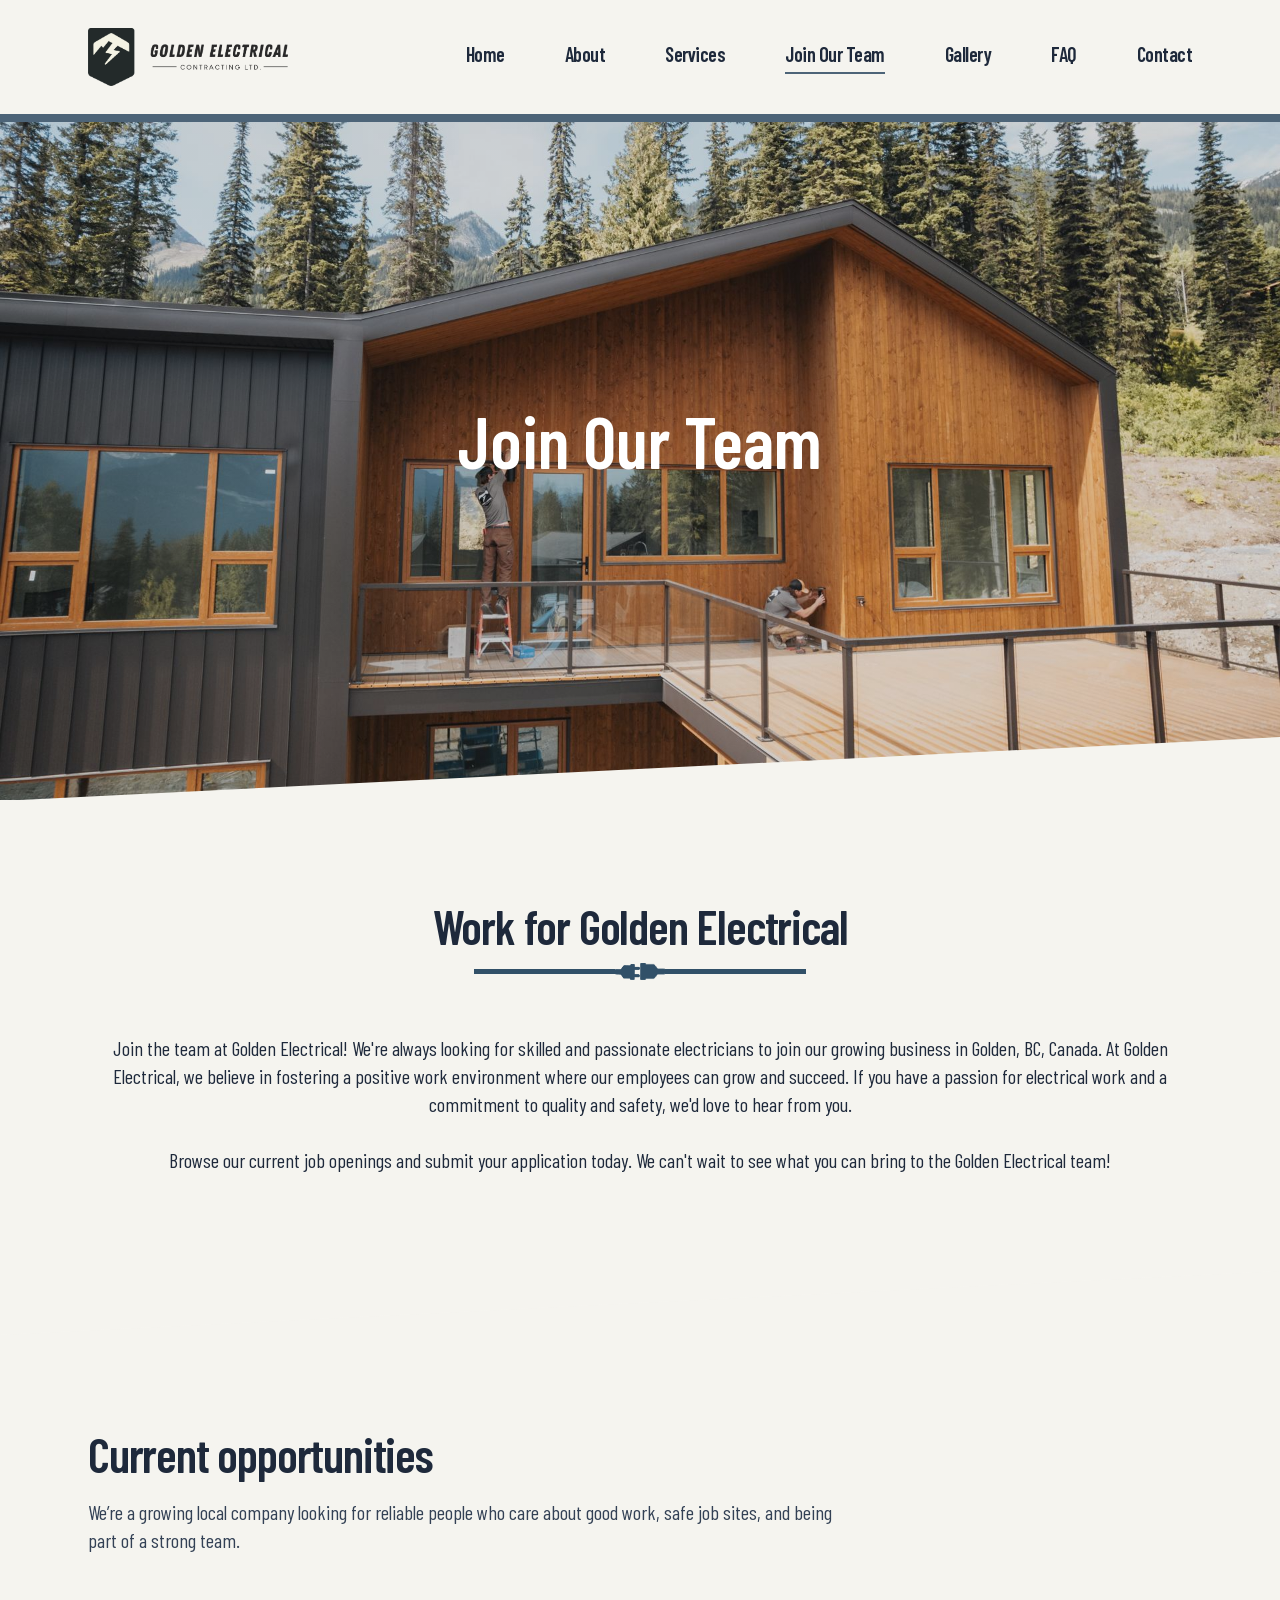
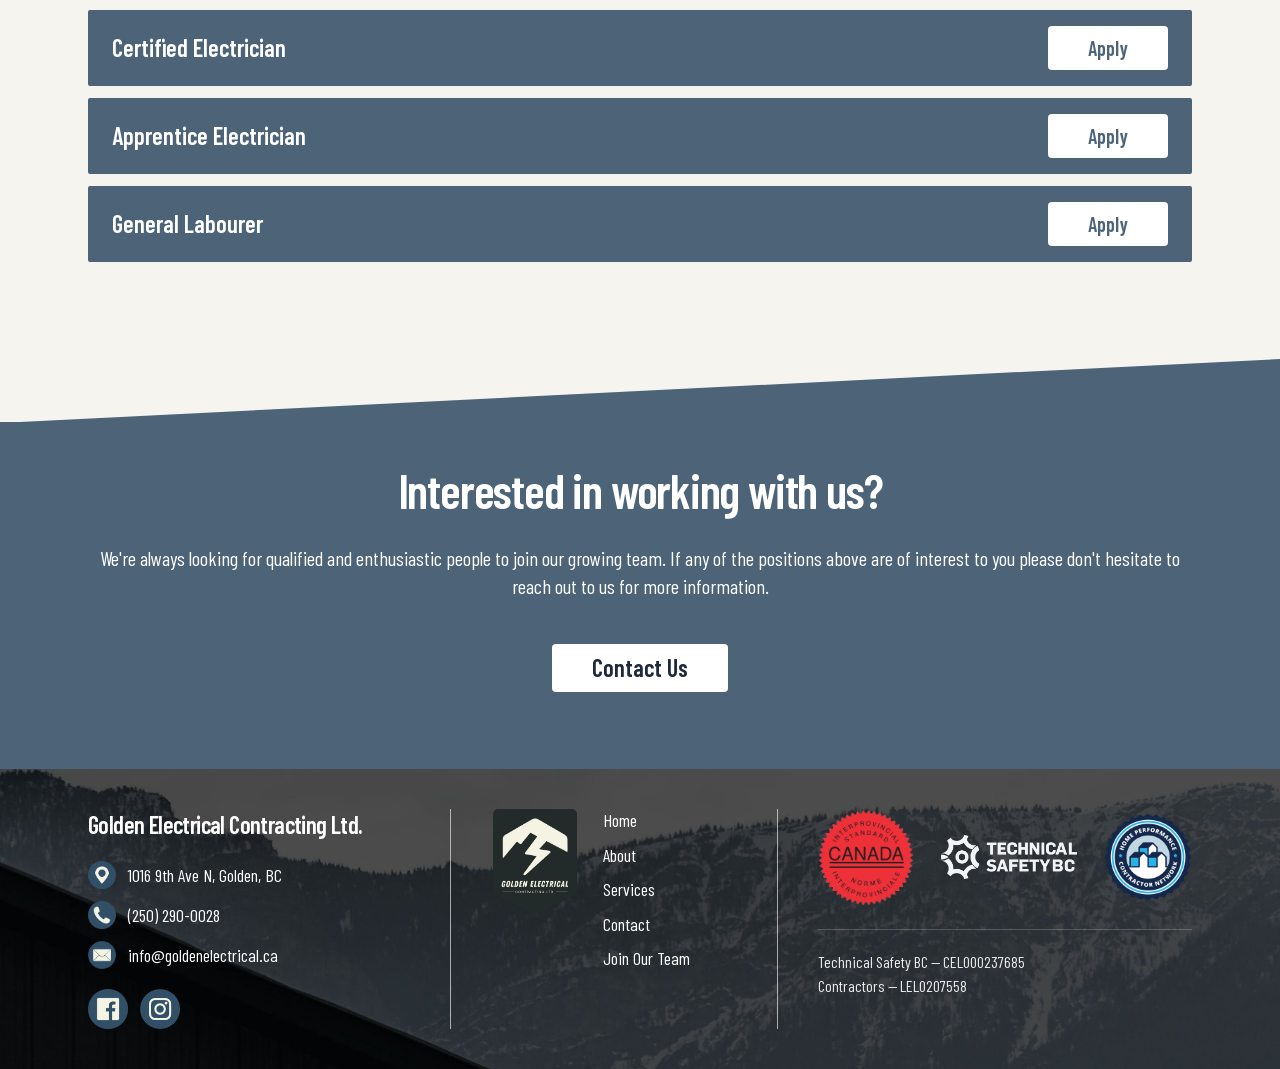
<file: careers/index.html>
<!DOCTYPE html><html lang="en-CA"><head><meta data-static-security="true" http-equiv="Content-Security-Policy" content="default-src 'self'; script-src 'self' https://challenges.cloudflare.com 'sha256-fXnaenxnP+uma4la66AmgggF+VFzqMMd07UnA7/n+T0=' 'sha256-jB1oiyT/UafMnlx349FzLyjrs43abPwXUb3KKoZx1ZA='; script-src-attr 'none'; style-src 'self' 'unsafe-inline'; img-src 'self' data: blob:; font-src 'self'; media-src 'self' blob:; connect-src 'self' https://golden-electrical-contact-mailer.millerjack52.workers.dev https://challenges.cloudflare.com; frame-src https://challenges.cloudflare.com https://maps.google.com https://www.google.com; object-src 'none'; base-uri 'none'; form-action 'self'"><meta data-static-security="true" name="referrer" content="strict-origin-when-cross-origin"><meta charSet="utf-8" data-next-head=""/><meta name="viewport" content="width=device-width, initial-scale=1.0" data-next-head=""/><title data-next-head="">Electrician Careers in Golden, BC | Golden Electrical</title><meta name="description" content="Explore electrician, apprentice and trades opportunities with Golden Electrical Contracting in Golden, British Columbia." data-next-head=""/><meta name="robots" content="index,follow,max-image-preview:large,max-snippet:-1,max-video-preview:-1" data-next-head=""/><meta name="theme-color" content="#4D6478" data-next-head=""/><link rel="canonical" href="https://goldenelectrical.ca/careers/" data-next-head=""/><meta property="og:type" content="website" data-next-head=""/><meta property="og:locale" content="en_CA" data-next-head=""/><meta property="og:site_name" content="Golden Electrical Contracting Ltd." data-next-head=""/><meta property="og:title" content="Electrician Careers in Golden, BC | Golden Electrical" data-next-head=""/><meta property="og:description" content="Explore electrician, apprentice and trades opportunities with Golden Electrical Contracting in Golden, British Columbia." data-next-head=""/><meta property="og:url" content="https://goldenelectrical.ca/careers/" data-next-head=""/><meta property="og:image" content="https://goldenelectrical.ca/images/gallery/ge-worksite-drone-14.jpg" data-next-head=""/><meta property="og:image:width" content="1920" data-next-head=""/><meta property="og:image:height" content="1279" data-next-head=""/><meta property="og:image:alt" content="Join Our Team - Golden Electrical Contracting Ltd." data-next-head=""/><meta name="twitter:card" content="summary_large_image" data-next-head=""/><meta name="twitter:title" content="Electrician Careers in Golden, BC | Golden Electrical" data-next-head=""/><meta name="twitter:description" content="Explore electrician, apprentice and trades opportunities with Golden Electrical Contracting in Golden, British Columbia." data-next-head=""/><meta name="twitter:image" content="https://goldenelectrical.ca/images/gallery/ge-worksite-drone-14.jpg" data-next-head=""/><meta name="twitter:image:alt" content="Join Our Team - Golden Electrical Contracting Ltd." data-next-head=""/><link rel="icon" href="/favicons/favicon.ico" sizes="any"/><link rel="apple-touch-icon" sizes="180x180" href="/favicons/apple-touch-icon.png"/><link rel="icon" type="image/png" sizes="32x32" href="/favicons/favicon-32x32.png"/><link rel="icon" type="image/png" sizes="16x16" href="/favicons/favicon-16x16.png"/><link rel="manifest" href="/favicons/site.webmanifest"/><link rel="mask-icon" href="/favicons/safari-pinned-tab.svg" color="#ffffff"/><meta name="msapplication-TileColor" content="#4D6478"/><meta name="theme-color" content="#4D6478"/><link rel="preload" href="/_next/static/media/3667c091265cf81b-s.p.woff2" as="font" type="font/woff2" crossorigin="anonymous" data-next-font="size-adjust"/><link rel="preload" href="/_next/static/media/5fb5c05ff73c0616-s.p.woff2" as="font" type="font/woff2" crossorigin="anonymous" data-next-font="size-adjust"/><link rel="preload" href="/_next/static/media/4ec9137e8f7fd974-s.p.woff2" as="font" type="font/woff2" crossorigin="anonymous" data-next-font="size-adjust"/><link rel="preload" href="/_next/static/media/1f54c84255ccf44e-s.p.woff2" as="font" type="font/woff2" crossorigin="anonymous" data-next-font="size-adjust"/><link rel="preload" href="/_next/static/media/c150f0c57bc48529-s.p.woff2" as="font" type="font/woff2" crossorigin="anonymous" data-next-font="size-adjust"/><link rel="preload" href="/_next/static/media/437e5f23c97e320c-s.p.woff2" as="font" type="font/woff2" crossorigin="anonymous" data-next-font="size-adjust"/><link rel="preload" href="/_next/static/media/eeb8a9ff846037ce-s.p.woff2" as="font" type="font/woff2" crossorigin="anonymous" data-next-font="size-adjust"/><link rel="preload" href="/_next/static/css/e543796487d61733.css" as="style"/><script type="application/ld+json" data-next-head="">{"@context":"https://schema.org","@graph":[{"@type":"WebSite","@id":"https://goldenelectrical.ca/#website","url":"https://goldenelectrical.ca/","name":"Golden Electrical Contracting Ltd.","alternateName":"Golden Electrical","inLanguage":"en-CA","publisher":{"@id":"https://goldenelectrical.ca/#business"}},{"@type":"WebPage","@id":"https://goldenelectrical.ca/careers/#webpage","url":"https://goldenelectrical.ca/careers/","name":"Electrician Careers in Golden, BC | Golden Electrical","description":"Explore electrician, apprentice and trades opportunities with Golden Electrical Contracting in Golden, British Columbia.","inLanguage":"en-CA","isPartOf":{"@id":"https://goldenelectrical.ca/#website"},"breadcrumb":{"@id":"https://goldenelectrical.ca/careers/#breadcrumb"}},{"@type":"BreadcrumbList","@id":"https://goldenelectrical.ca/careers/#breadcrumb","itemListElement":[{"@type":"ListItem","position":1,"name":"Home","item":"https://goldenelectrical.ca/"},{"@type":"ListItem","position":2,"name":"Join Our Team","item":"https://goldenelectrical.ca/careers/"}]}]}</script><link rel="stylesheet" href="/_next/static/css/e543796487d61733.css" data-n-g=""/><noscript data-n-css=""></noscript><script defer="" noModule="" src="/_next/static/chunks/polyfills-42372ed130431b0a.js"></script><script src="/_next/static/chunks/webpack-f864a508f152d7ef.js" defer=""></script><script src="/_next/static/chunks/framework-ff5b1472d313c06b.js" defer=""></script><script src="/_next/static/chunks/main-58c77dce01407ae3.js" defer=""></script><script src="/_next/static/chunks/pages/_app-00c80da57bbd1ad4.js" defer=""></script><script src="/_next/static/chunks/643-2f2cc8a1ead2cac9.js" defer=""></script><script src="/_next/static/chunks/33-7ff4e3c8e54abf59.js" defer=""></script><script src="/_next/static/chunks/pages/%5Buid%5D-9b37e677ae207f34.js" defer=""></script><script src="/_next/static/r-fLK3LKUF6xxCNmI8oul/_buildManifest.js" defer=""></script><script src="/_next/static/r-fLK3LKUF6xxCNmI8oul/_ssgManifest.js" defer=""></script><style id="__jsx-1494878521">html{--font-barlow:'Barlow Condensed', 'Barlow Condensed Fallback'}</style></head><body class="antialiased"><div id="__next"><div class="jsx-1494878521 fixed z-[9999999] flex h-[100%] w-full flex-col items-center justify-center bg-white transition-all invisible opacity-0"><img alt="Loading..." loading="lazy" width="250" height="100" decoding="async" data-nimg="1" style="color:transparent" src="/images/logo.png"/><svg data-prefix="fas" data-icon="spinner" class="svg-inline--fa fa-spinner text-backgroundDarkBlue fa-spin fa-3x" role="img" viewBox="0 0 512 512" aria-hidden="true"><path fill="currentColor" d="M208 48a48 48 0 1 1 96 0 48 48 0 1 1 -96 0zm0 416a48 48 0 1 1 96 0 48 48 0 1 1 -96 0zM48 208a48 48 0 1 1 0 96 48 48 0 1 1 0-96zm368 48a48 48 0 1 1 96 0 48 48 0 1 1 -96 0zM75 369.1A48 48 0 1 1 142.9 437 48 48 0 1 1 75 369.1zM75 75A48 48 0 1 1 142.9 142.9 48 48 0 1 1 75 75zM437 369.1A48 48 0 1 1 369.1 437 48 48 0 1 1 437 369.1z"></path></svg></div><main class="jsx-1494878521 __variable_58a2cf font-sans"><div class="text-slate-800"><header data-collapsible="true" class="py-8 md:py-7 navbar fixed right-0 left-0 z-[200] border-b-8 border-backgroundDarkBlue bg-backgroundLight" id="header"><div class="mx-auto w-full max-w-6xl px-6"><div class="flex flex-nowrap items-center justify-between gap-x-6 gap-y-3 leading-none"><a class="z-[200] shrink text-xl font-semibold tracking-tight" href="/"><img alt="" loading="lazy" width="1273" height="367" decoding="async" data-nimg="1" class="w-[200px]" style="color:transparent" src="/images/site/02c0e597-godlen-electrical-logo.png"/></a><nav class="mynav hidden shrink-0 md:block"><ul class="flex flex-nowrap gap-6 text-xl md:gap-10"><li class="relative border-b-2 pb-1 font-semibold tracking-tight text-slate-800 transition-colors duration-150 border-transparent hover:border-backgroundDarkBlue"><a href="/">Home</a></li><li class="relative border-b-2 pb-1 font-semibold tracking-tight text-slate-800 transition-colors duration-150 border-transparent hover:border-backgroundDarkBlue"><a href="/about/">About</a></li><li class="relative border-b-2 pb-1 font-semibold tracking-tight text-slate-800 transition-colors duration-150 border-transparent hover:border-backgroundDarkBlue"><a href="/services/">Services</a></li><li class="relative border-b-2 pb-1 font-semibold tracking-tight text-slate-800 transition-colors duration-150 border-backgroundDarkBlue"><a href="/careers/">Join Our Team</a></li><li class="relative border-b-2 pb-1 font-semibold tracking-tight text-slate-800 transition-colors duration-150 border-transparent hover:border-backgroundDarkBlue"><a href="/gallery/">Gallery</a></li><li class="relative border-b-2 pb-1 font-semibold tracking-tight text-slate-800 transition-colors duration-150 border-transparent hover:border-backgroundDarkBlue"><a href="/#frequently-asked-questions">FAQ</a></li><li class="relative border-b-2 pb-1 font-semibold tracking-tight text-slate-800 transition-colors duration-150 border-transparent hover:border-backgroundDarkBlue"><a href="/contact/">Contact</a></li></ul></nav><svg data-prefix="fas" data-icon="bars" class="svg-inline--fa fa-bars z-[200] text-3xl hover:cursor-pointer md:hidden" role="img" viewBox="0 0 448 512" aria-hidden="true"><path fill="currentColor" d="M0 96C0 78.3 14.3 64 32 64l384 0c17.7 0 32 14.3 32 32s-14.3 32-32 32L32 128C14.3 128 0 113.7 0 96zM0 256c0-17.7 14.3-32 32-32l384 0c17.7 0 32 14.3 32 32s-14.3 32-32 32L32 288c-17.7 0-32-14.3-32-32zM448 416c0 17.7-14.3 32-32 32L32 448c-17.7 0-32-14.3-32-32s14.3-32 32-32l384 0c17.7 0 32 14.3 32 32z"></path></svg></div></div></header><main class="overflow-x-clip"><section style="background-image:linear-gradient(rgba(0, 0, 0, 0.15), rgba(0, 0, 0, 0.15)), url(/images/gallery/ge-worksite-drone-14.jpg)" class="relative flex h-[400px] flex-col items-center justify-center overflow-hidden bg-cover bg-center pt-[50px] text-5xl font-semibold md:h-[800px] md:pt-[80px] md:text-7xl"><h1 data-aos="section-from-bottom-left" data-aos-duration="850" data-aos-once="true" class="mx-auto w-full max-w-6xl px-6 title relative mt-[40px] block text-center text-white md:mt-0">Join Our Team</h1></section><section data-collapsible="true" class="slanted-content-spacing slanted-section bg-backgroundLight leading-relaxed"><div data-aos="section-from-top-right" data-aos-duration="850" data-aos-once="true" class="mx-auto w-full max-w-6xl px-6"><div class="text-center"><div class="text-center relative mb-12 mt-6 inline-block first:mt-0 last:mb-0"><h2 class="font-semibold leading-tight tracking-tight md:leading-tight text-4xl md:text-5xl">Work for Golden Electrical</h2><div class="mx-auto flex h-[30px] w-4/5 justify-between"><div class="heading-left flex w-1/2 items-center"><div class="heading-line "></div></div><div class="heading-right flex w-1/2 items-center justify-end"><div class="heading-line "></div></div></div></div><p class="mb-7 text-xl last:mb-0">Join the team at Golden Electrical! We&#x27;re always looking for skilled and passionate electricians to join our growing business in Golden, BC, Canada. At Golden Electrical, we believe in fostering a positive work environment where our employees can grow and succeed. If you have a passion for electrical work and a commitment to quality and safety, we&#x27;d love to hear from you. </p><p class="mb-7 text-xl last:mb-0">Browse our current job openings and submit your application today. We can&#x27;t wait to see what you can bring to the Golden Electrical team!</p></div></div></section><section data-collapsible="true" class="slanted-content-spacing slanted-section bg-backgroundLight leading-relaxed"><div data-aos="section-from-bottom-left" data-aos-duration="850" data-aos-once="true" class="mx-auto w-full max-w-6xl px-6"><header class="mb-10 max-w-3xl md:mb-14"><h2 class="text-4xl font-semibold leading-tight tracking-tight md:text-5xl">Current opportunities</h2><p class="mt-5 text-lg leading-relaxed text-slate-700 md:text-xl">We’re a growing local company looking for reliable people who care about good work, safe job sites, and being part of a strong team.</p></header><ul class="grid gap-3"><li class="flex flex-wrap items-center justify-between gap-4 rounded-[2px] bg-backgroundDarkBlue px-6 py-4 text-white"><h3 class="text-xl font-semibold md:text-2xl">Certified Electrician</h3><a class="bg-white button relative inline-block rounded px-10 py-2 text-2xl font-semibold !text-xl text-backgroundDarkBlue" href="/contact/">Apply</a></li><li class="flex flex-wrap items-center justify-between gap-4 rounded-[2px] bg-backgroundDarkBlue px-6 py-4 text-white"><h3 class="text-xl font-semibold md:text-2xl">Apprentice Electrician</h3><a class="bg-white button relative inline-block rounded px-10 py-2 text-2xl font-semibold !text-xl text-backgroundDarkBlue" href="/contact/">Apply</a></li><li class="flex flex-wrap items-center justify-between gap-4 rounded-[2px] bg-backgroundDarkBlue px-6 py-4 text-white"><h3 class="text-xl font-semibold md:text-2xl">General Labourer</h3><a class="bg-white button relative inline-block rounded px-10 py-2 text-2xl font-semibold !text-xl text-backgroundDarkBlue" href="/contact/">Apply</a></li></ul></div></section><section class="call-to-action bg-backgroundDarkBlue leading-relaxed"><div data-collapsible="true" class="pt-[10vw] pb-[10vw] md:pt-[10vw] md:pb-[10vw] xl:pt-[3vw] xl:pb-[6vw] text-center"><div data-aos="section-from-top-right" data-aos-duration="850" data-aos-once="true" class="mx-auto w-full max-w-6xl px-6"><div class="title"><h2 class="mb-6 text-center text-4xl font-semibold leading-tight tracking-tight text-white md:text-5xl md:leading-tight">Interested in working with us?</h2></div><p class="mb-7 text-xl text-white last:mb-0">We&#x27;re always looking for qualified and enthusiastic people to join our growing team. If any of the positions above are of interest to you please don&#x27;t hesitate to reach out to us for more information.</p><a class="bg-white button relative inline-block rounded px-10 py-2 text-2xl font-semibold mt-4" href="/contact/">Contact Us</a></div></div></section></main><footer data-collapsible="true" class="py-8 md:py-10 bg-cover bg-center text-white" style="background-image:url(/images/site/661854e3-footer-background.png)"><div class="mx-auto w-full max-w-6xl px-6"><div class="grid items-stretch gap-8 lg:grid-cols-[1.05fr_0.95fr_1.2fr] lg:gap-0"><section class="lg:pr-10" aria-labelledby="footer-company-name"><a id="footer-company-name" class="text-xl font-semibold tracking-tight md:text-2xl" href="/">Golden Electrical Contracting Ltd.</a><address class="mt-5 not-italic"><ul class="space-y-3 text-base leading-snug md:text-lg"><li class="grid grid-cols-[2rem_1fr] items-center gap-2"><img alt="" loading="lazy" width="28" height="28" decoding="async" data-nimg="1" class="h-7 w-7" style="color:transparent" src="/images/site/64e698db-locationvector.png"/><span>1016 9th Ave N, Golden, BC</span></li><li class="grid grid-cols-[2rem_1fr] items-center gap-2"><img alt="" loading="lazy" width="28" height="28" decoding="async" data-nimg="1" class="h-7 w-7" style="color:transparent" src="/images/site/5bcde661-phonevector.png"/><a href="tel:(250) 290-0028">(250) 290-0028</a></li><li class="grid grid-cols-[2rem_1fr] items-center gap-2"><img alt="" loading="lazy" width="28" height="28" decoding="async" data-nimg="1" class="h-7 w-7" style="color:transparent" src="/images/site/2225f9e9-emailvector.png"/><a href="mailto:info@goldenelectrical.ca" class="break-words">info@goldenelectrical.ca</a></li></ul></address><div class="mt-5 flex justify-start gap-3"><a href="https://www.facebook.com/goldenelectrical.ca/" aria-label="Visit Golden Electrical on Facebook" class="rounded-full transition-opacity hover:opacity-80 focus-visible:outline focus-visible:outline-2 focus-visible:outline-offset-2 focus-visible:outline-white motion-reduce:transition-none"><img alt="" loading="lazy" width="159" height="159" decoding="async" data-nimg="1" class="h-10 w-10" style="color:transparent" src="/images/site/07468dab-facebookvector.png"/></a><a href="https://instagram.com" aria-label="Visit Golden Electrical on Instagram" class="rounded-full transition-opacity hover:opacity-80 focus-visible:outline focus-visible:outline-2 focus-visible:outline-offset-2 focus-visible:outline-white motion-reduce:transition-none"><img alt="" loading="lazy" width="153" height="154" decoding="async" data-nimg="1" class="h-10 w-10" style="color:transparent" src="/images/site/89101ce0-instagramvector.png"/></a></div></section><div class="border-t border-white/60 pt-8 lg:border-x lg:border-t-0 lg:px-10 lg:pt-0"><div class="grid grid-cols-[5.5rem_1fr] items-start gap-6"><a aria-label="Golden Electrical Contracting home" class="justify-self-center focus-visible:outline focus-visible:outline-2 focus-visible:outline-offset-4 focus-visible:outline-white" href="/"><img alt="" loading="lazy" width="84" height="104" decoding="async" data-nimg="1" class="h-auto w-[5.25rem]" style="color:transparent" src="/images/site/93fc1758-footer-logo.png"/></a><nav aria-label="Footer navigation"><ul class="space-y-3 text-lg leading-tight"><li><a class="transition-opacity hover:opacity-80 focus-visible:underline motion-reduce:transition-none" href="/">Home</a></li><li><a class="transition-opacity hover:opacity-80 focus-visible:underline motion-reduce:transition-none" href="/about/">About</a></li><li><a class="transition-opacity hover:opacity-80 focus-visible:underline motion-reduce:transition-none" href="/services/">Services</a></li><li><a class="transition-opacity hover:opacity-80 focus-visible:underline motion-reduce:transition-none" href="/contact/">Contact</a></li><li><a class="transition-opacity hover:opacity-80 focus-visible:underline motion-reduce:transition-none" href="/careers/">Join Our Team</a></li></ul></nav></div></div><div class="border-t border-white/60 pt-8 lg:border-t-0 lg:pl-10 lg:pt-0"><div class="grid min-h-24 grid-cols-[6rem_1fr_5.5rem] items-center gap-4"><img alt="Red Seal certification" loading="lazy" width="96" height="96" decoding="async" data-nimg="1" class="h-24 w-24 object-contain" style="color:transparent" src="/images/site/d51c70c0-rs-icon.gif"/><img alt="Technical Safety BC" loading="lazy" width="136" height="44" decoding="async" data-nimg="1" class="h-auto w-full max-w-[8.5rem] justify-self-center object-contain" style="color:transparent" src="/images/site/f6eb5736-bsa.png"/><img alt="Home Performance Contractor Network member" loading="lazy" width="88" height="88" decoding="async" data-nimg="1" class="h-[5.5rem] w-[5.5rem] object-contain" style="color:transparent" src="/images/hpcn-logo.png"/></div><p class="mt-6 border-t border-white/20 pt-5 text-sm leading-relaxed text-white/90 md:text-base">Technical Safety BC — CEL000237685<br/>Contractors — LEL0207558</p></div></div></div></footer></div></main></div><script id="__NEXT_DATA__" type="application/json">{"props":{"pageProps":{"page":{"id":"Y96IoREAACEAOlvl","uid":"careers","type":"page","url":"/careers","data":{"title":[{"type":"heading1","text":"Join Our Team","spans":[]}],"metaDescription":"We're always looking for skilled individuals to work with us at Golden Electrical. Our current opportunities can be found here.","parent":{"link_type":"Document"},"slices":[{"variation":"default","version":"sktwi1xtmkfgx8626","items":[{}],"primary":{"headingText":"Join Our Team","headingImage":{"dimensions":{"width":1920,"height":1279},"alt":"Golden Electrical technicians working on a new mountain home","copyright":null,"url":"/images/gallery/ge-worksite-drone-14.jpg","id":"local-ge-worksite-drone-14","edit":{"x":0,"y":0,"zoom":1,"background":"#fff"}}},"id":"header_image_section$30046346-fb91-4d88-8bd5-497042bcfabc","slice_type":"header_image_section","slice_label":null},{"variation":"oneColumnCentered","version":"sktwi1xtmkfgx8626","items":[{}],"primary":{"text":[{"type":"heading1","text":"Work for Golden Electrical","spans":[]},{"type":"paragraph","text":"Join the team at Golden Electrical! We're always looking for skilled and passionate electricians to join our growing business in Golden, BC, Canada. At Golden Electrical, we believe in fostering a positive work environment where our employees can grow and succeed. If you have a passion for electrical work and a commitment to quality and safety, we'd love to hear from you. ","spans":[]},{"type":"paragraph","text":"Browse our current job openings and submit your application today. We can't wait to see what you can bring to the Golden Electrical team!","spans":[]}],"button_text":null,"button_link":{"link_type":"Any"}},"id":"text$5032fbb3-3d76-47d3-8ad7-a3ead97b817f","slice_type":"text","slice_label":null},{"variation":"default","version":"sktwi1xtmkfgx8626","items":[],"primary":{"title":"Current Opportunities"},"id":"current_opportunities$18417f7b-9899-484b-b8e2-4542abc77c38","slice_type":"current_opportunities","slice_label":null},{"variation":"default","version":"sktwi1xtmkfgx8626","items":[{}],"primary":{"title":[{"type":"heading1","text":"Interested in working with us?","spans":[]}],"description":[{"type":"paragraph","text":"We're always looking for qualified and enthusiastic people to join our growing team. If any of the positions above are of interest to you please don't hesitate to reach out to us for more information.","spans":[]}],"buttonLink":{"id":"Y9VZjBAAACMAj3jA","type":"page","tags":[],"lang":"en-us","slug":"contact-us","first_publication_date":"2023-01-28T17:22:05+0000","last_publication_date":"2023-07-09T01:18:45+0000","uid":"contact","link_type":"Document","key":"f877e847-40f9-433a-b11d-89ddb9010d9a","isBroken":false}},"id":"call_to_action$3067e438-02de-46ef-b736-f1c92dc48541","slice_type":"call_to_action","slice_label":null}]}},"navigation":{"id":"YnHZIhMAACQAmWGk","type":"navigation","data":{"links":[{"label":[{"type":"heading3","text":"Home","spans":[]}],"link":{"id":"YnHWVBMAAF72mVUi","type":"page","tags":[],"lang":"en-us","slug":"home","first_publication_date":"2022-12-16T17:41:13+0000","last_publication_date":"2023-07-09T02:02:47+0000","uid":"home","link_type":"Document","key":"62673080-1819-4ba4-8357-e4141c4bdca6","isBroken":false}},{"label":[{"type":"heading3","text":"About","spans":[]}],"link":{"id":"YnHYTBMAACUAmV3l","type":"page","tags":[],"lang":"en-us","slug":"about","first_publication_date":"2023-01-27T21:25:24+0000","last_publication_date":"2023-07-09T22:41:57+0000","uid":"about","link_type":"Document","key":"db2c9c9c-b4a3-4f49-91da-5a6d4570901b","isBroken":false}},{"label":[{"type":"heading3","text":"Services","spans":[]}],"link":{"id":"YnHYzBMAACUAmWAj","type":"page","tags":[],"lang":"en-us","slug":"services","first_publication_date":"2023-02-05T18:39:25+0000","last_publication_date":"2023-07-09T02:50:12+0000","uid":"services","link_type":"Document","key":"2297bad8-5aa4-4d19-b2c8-bc067e410444","isBroken":false}},{"label":[{"type":"heading3","text":"Join Our Team","spans":[]}],"link":{"id":"Y96IoREAACEAOlvl","type":"page","tags":[],"lang":"en-us","slug":"join-our-team","first_publication_date":"2023-02-04T16:32:39+0000","last_publication_date":"2023-07-09T15:14:43+0000","uid":"careers","link_type":"Document","key":"8dd078e7-a6b8-434f-8fdc-94a400620a31","isBroken":false}},{"label":[{"type":"heading3","text":"Gallery","spans":[]}],"link":{"id":"Y972rxEAAB8APEWU","type":"page","tags":[],"lang":"en-us","slug":"photo-gallery","first_publication_date":"2023-02-05T00:22:10+0000","last_publication_date":"2023-07-08T21:46:02+0000","uid":"gallery","link_type":"Document","key":"cf51c9e9-c5c1-4164-9e9e-d3e7c595263d","isBroken":false}},{"label":[{"type":"heading3","text":"FAQ","spans":[]}],"link":{"link_type":"Web","key":"local-faq-anchor","url":"/#frequently-asked-questions"}},{"label":[{"type":"heading3","text":"Contact","spans":[]}],"link":{"id":"Y9VZjBAAACMAj3jA","type":"page","tags":[],"lang":"en-us","slug":"contact-us","first_publication_date":"2023-01-28T17:22:05+0000","last_publication_date":"2023-07-09T01:18:45+0000","uid":"contact","link_type":"Document","key":"460bbf33-c34f-425c-bea9-5af1d094e94a","isBroken":false}}]}},"footerNavigation":{"id":"Y8Ma6xEAAB8ASF5T","type":"footer_navigation","data":{"links":[{"label":[{"type":"paragraph","text":"Home","spans":[]}],"link":{"id":"YnHWVBMAAF72mVUi","type":"page","tags":[],"lang":"en-us","slug":"home","first_publication_date":"2022-12-16T17:41:13+0000","last_publication_date":"2023-07-09T02:02:47+0000","uid":"home","link_type":"Document","key":"5e3cda90-8541-4fde-ac95-239d21329c6f","isBroken":false}},{"label":[{"type":"paragraph","text":"About","spans":[]}],"link":{"id":"YnHYTBMAACUAmV3l","type":"page","tags":[],"lang":"en-us","slug":"about","first_publication_date":"2023-01-27T21:25:24+0000","last_publication_date":"2023-07-09T22:41:57+0000","uid":"about","link_type":"Document","key":"244c17be-2cde-400c-b583-f6838e1776f0","isBroken":false}},{"label":[{"type":"paragraph","text":"Services","spans":[]}],"link":{"id":"YnHYzBMAACUAmWAj","type":"page","tags":[],"lang":"en-us","slug":"services","first_publication_date":"2023-02-05T18:39:25+0000","last_publication_date":"2023-07-09T02:50:12+0000","uid":"services","link_type":"Document","key":"056c60f9-3439-4fe8-9a8b-91445a8d5be6","isBroken":false}},{"label":[{"type":"paragraph","text":"Contact","spans":[]}],"link":{"id":"Y9VZjBAAACMAj3jA","type":"page","tags":[],"lang":"en-us","slug":"contact-us","first_publication_date":"2023-01-28T17:22:05+0000","last_publication_date":"2023-07-09T01:18:45+0000","uid":"contact","link_type":"Document","key":"a5287d9b-2d03-411e-b602-4898d362a9ae","isBroken":false}},{"label":[{"type":"paragraph","text":"Join Our Team","spans":[]}],"link":{"id":"Y96IoREAACEAOlvl","type":"page","tags":[],"lang":"en-us","slug":"join-our-team","first_publication_date":"2023-02-04T16:32:39+0000","last_publication_date":"2023-07-09T15:14:43+0000","uid":"careers","link_type":"Document","key":"2951fd1e-2696-489f-9c44-4420c7e0ef14","isBroken":false}}]}},"settings":{"id":"YnHUqBMAAF72mU2e","type":"settings","data":{"siteLogo":{"dimensions":{"width":1273,"height":367},"alt":null,"copyright":null,"url":"/images/site/02c0e597-godlen-electrical-logo.png","id":"ZLXqZRIAACAAhLDh","edit":{"x":0,"y":0,"zoom":1,"background":"transparent"}},"siteTitle":[{"type":"heading1","text":"Golden Electrical Contracting Ltd.","spans":[]}],"footerBackgroundImage":{"dimensions":{"width":3554,"height":601},"alt":null,"copyright":null,"url":"/images/site/661854e3-footer-background.png","id":"Y8NVEREAAH8OSWBE","edit":{"x":0,"y":0,"zoom":1,"background":"transparent"}},"siteLocation":[{"type":"paragraph","text":"1016 9th Ave N, Golden, BC","spans":[]}],"siteContactEmail":"info@goldenelectrical.ca","sitePhoneNumber":"(250) 290-0028","siteSocials":[{"socialMediaType":[{"type":"paragraph","text":"Facebook","spans":[]}],"socialMediaLink":{"link_type":"Web","key":"73008299-8151-40b0-a74e-247635010cda","url":"https://www.facebook.com/goldenelectrical.ca/"},"socialMediaIcon":{"dimensions":{"width":159,"height":159},"alt":null,"copyright":null,"url":"/images/site/07468dab-facebookvector.png","id":"Y8MwdxEAAB8ASL4E","edit":{"x":0,"y":0,"zoom":1,"background":"transparent"}}},{"socialMediaType":[{"type":"paragraph","text":"Instagram","spans":[]}],"socialMediaLink":{"link_type":"Web","key":"fa86bee1-d2d1-404f-a76a-3354a410f778","url":"https://instagram.com"},"socialMediaIcon":{"dimensions":{"width":153,"height":154},"alt":null,"copyright":null,"url":"/images/site/89101ce0-instagramvector.png","id":"Y8MwdxEAAH8OSL4H","edit":{"x":0,"y":0,"zoom":1,"background":"transparent"}}}]}}},"__N_SSG":true},"page":"/[uid]","query":{"uid":"careers"},"buildId":"r-fLK3LKUF6xxCNmI8oul","isFallback":false,"gsp":true,"scriptLoader":[]}</script></body></html>
</file>
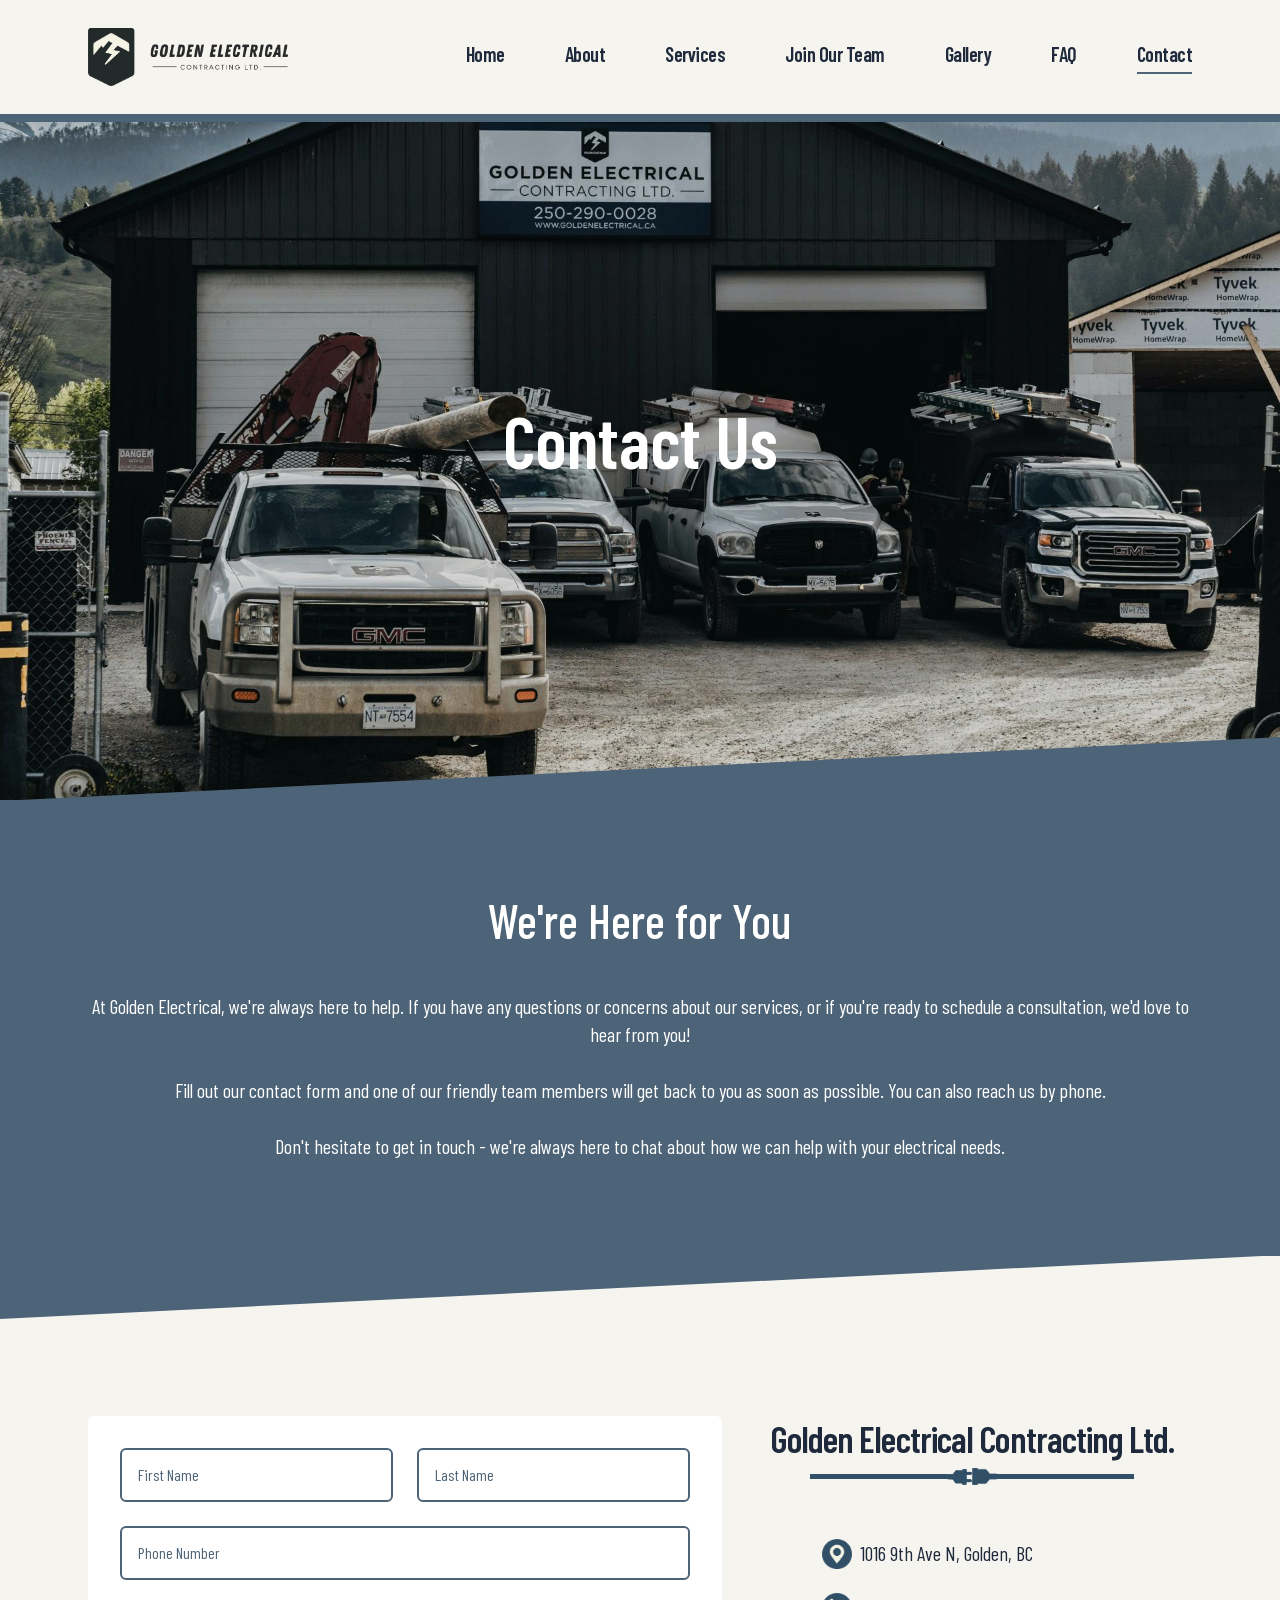
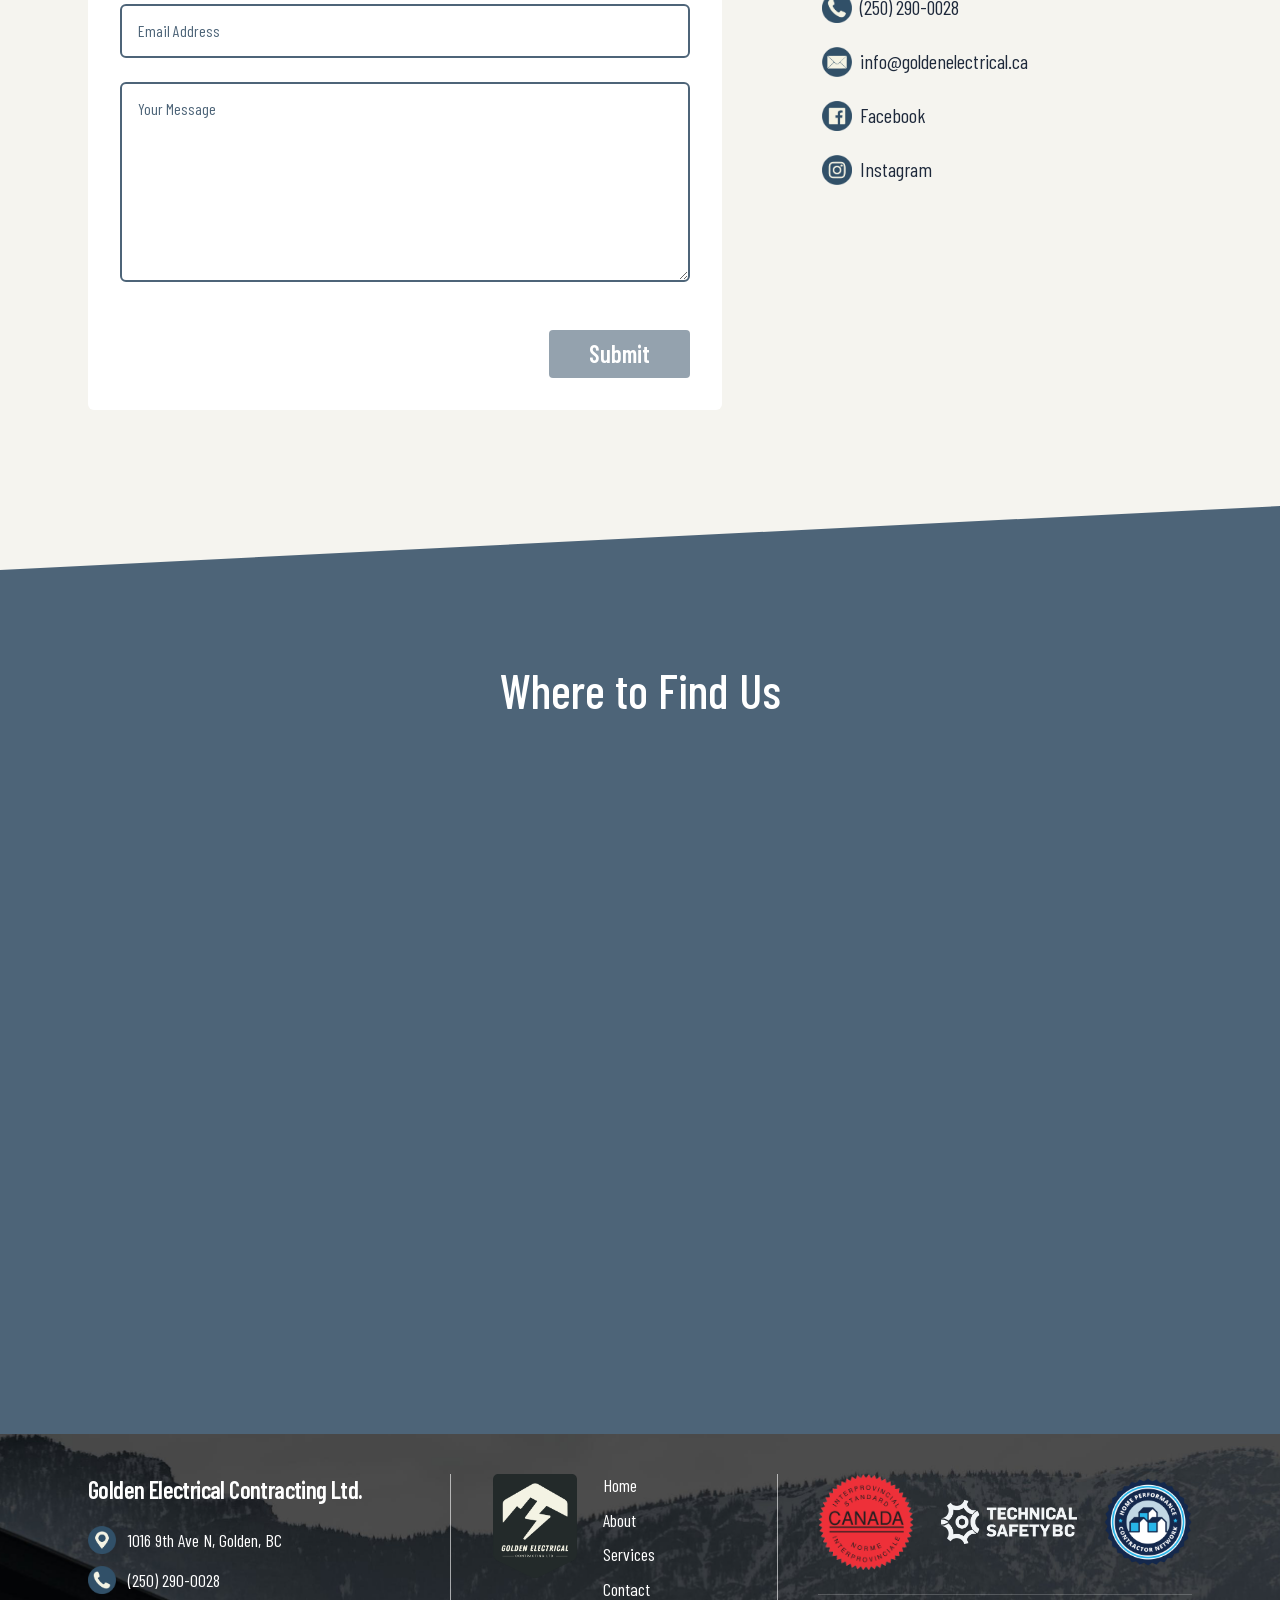
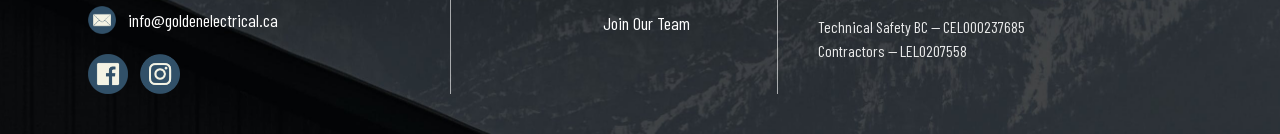
<file: contact/index.html>
<!DOCTYPE html><html lang="en-CA"><head><meta data-static-security="true" http-equiv="Content-Security-Policy" content="default-src 'self'; script-src 'self' https://challenges.cloudflare.com 'sha256-wYFKliiDwB5fS4aIGTIiWi7AV90yZY86y3FhljZAJyk=' 'sha256-0zW4piU9F0sm0o4j5ATteLReMV0HUj7yR7arIyYENME='; script-src-attr 'none'; style-src 'self' 'unsafe-inline'; img-src 'self' data: blob:; font-src 'self'; media-src 'self' blob:; connect-src 'self' https://golden-electrical-contact-mailer.millerjack52.workers.dev https://challenges.cloudflare.com; frame-src https://challenges.cloudflare.com https://maps.google.com https://www.google.com; object-src 'none'; base-uri 'none'; form-action 'self'"><meta data-static-security="true" name="referrer" content="strict-origin-when-cross-origin"><meta charSet="utf-8" data-next-head=""/><meta name="viewport" content="width=device-width, initial-scale=1.0" data-next-head=""/><title data-next-head="">Contact an Electrician in Golden, BC | Golden Electrical</title><meta name="description" content="Contact Golden Electrical Contracting for electrical service or a quote. Visit us at 1016 9th Avenue North in Golden, BC, or call (250) 290-0028." data-next-head=""/><meta name="robots" content="index,follow,max-image-preview:large,max-snippet:-1,max-video-preview:-1" data-next-head=""/><meta name="theme-color" content="#4D6478" data-next-head=""/><link rel="canonical" href="https://goldenelectrical.ca/contact/" data-next-head=""/><meta property="og:type" content="website" data-next-head=""/><meta property="og:locale" content="en_CA" data-next-head=""/><meta property="og:site_name" content="Golden Electrical Contracting Ltd." data-next-head=""/><meta property="og:title" content="Contact an Electrician in Golden, BC | Golden Electrical" data-next-head=""/><meta property="og:description" content="Contact Golden Electrical Contracting for electrical service or a quote. Visit us at 1016 9th Avenue North in Golden, BC, or call (250) 290-0028." data-next-head=""/><meta property="og:url" content="https://goldenelectrical.ca/contact/" data-next-head=""/><meta property="og:image" content="https://goldenelectrical.ca/images/site/291bfc80-building-trucks-golden-electrical-contracting-base-21.jpg" data-next-head=""/><meta property="og:image:width" content="1920" data-next-head=""/><meta property="og:image:height" content="1280" data-next-head=""/><meta property="og:image:alt" content="Contact Us - Golden Electrical Contracting Ltd." data-next-head=""/><meta name="twitter:card" content="summary_large_image" data-next-head=""/><meta name="twitter:title" content="Contact an Electrician in Golden, BC | Golden Electrical" data-next-head=""/><meta name="twitter:description" content="Contact Golden Electrical Contracting for electrical service or a quote. Visit us at 1016 9th Avenue North in Golden, BC, or call (250) 290-0028." data-next-head=""/><meta name="twitter:image" content="https://goldenelectrical.ca/images/site/291bfc80-building-trucks-golden-electrical-contracting-base-21.jpg" data-next-head=""/><meta name="twitter:image:alt" content="Contact Us - Golden Electrical Contracting Ltd." data-next-head=""/><link rel="icon" href="/favicons/favicon.ico" sizes="any"/><link rel="apple-touch-icon" sizes="180x180" href="/favicons/apple-touch-icon.png"/><link rel="icon" type="image/png" sizes="32x32" href="/favicons/favicon-32x32.png"/><link rel="icon" type="image/png" sizes="16x16" href="/favicons/favicon-16x16.png"/><link rel="manifest" href="/favicons/site.webmanifest"/><link rel="mask-icon" href="/favicons/safari-pinned-tab.svg" color="#ffffff"/><meta name="msapplication-TileColor" content="#4D6478"/><meta name="theme-color" content="#4D6478"/><link rel="preload" href="/_next/static/media/3667c091265cf81b-s.p.woff2" as="font" type="font/woff2" crossorigin="anonymous" data-next-font="size-adjust"/><link rel="preload" href="/_next/static/media/5fb5c05ff73c0616-s.p.woff2" as="font" type="font/woff2" crossorigin="anonymous" data-next-font="size-adjust"/><link rel="preload" href="/_next/static/media/4ec9137e8f7fd974-s.p.woff2" as="font" type="font/woff2" crossorigin="anonymous" data-next-font="size-adjust"/><link rel="preload" href="/_next/static/media/1f54c84255ccf44e-s.p.woff2" as="font" type="font/woff2" crossorigin="anonymous" data-next-font="size-adjust"/><link rel="preload" href="/_next/static/media/c150f0c57bc48529-s.p.woff2" as="font" type="font/woff2" crossorigin="anonymous" data-next-font="size-adjust"/><link rel="preload" href="/_next/static/media/437e5f23c97e320c-s.p.woff2" as="font" type="font/woff2" crossorigin="anonymous" data-next-font="size-adjust"/><link rel="preload" href="/_next/static/media/eeb8a9ff846037ce-s.p.woff2" as="font" type="font/woff2" crossorigin="anonymous" data-next-font="size-adjust"/><link rel="preload" href="/_next/static/css/e543796487d61733.css" as="style"/><script type="application/ld+json" data-next-head="">{"@context":"https://schema.org","@graph":[{"@type":"WebSite","@id":"https://goldenelectrical.ca/#website","url":"https://goldenelectrical.ca/","name":"Golden Electrical Contracting Ltd.","alternateName":"Golden Electrical","inLanguage":"en-CA","publisher":{"@id":"https://goldenelectrical.ca/#business"}},{"@type":"WebPage","@id":"https://goldenelectrical.ca/contact/#webpage","url":"https://goldenelectrical.ca/contact/","name":"Contact an Electrician in Golden, BC | Golden Electrical","description":"Contact Golden Electrical Contracting for electrical service or a quote. Visit us at 1016 9th Avenue North in Golden, BC, or call (250) 290-0028.","inLanguage":"en-CA","isPartOf":{"@id":"https://goldenelectrical.ca/#website"},"breadcrumb":{"@id":"https://goldenelectrical.ca/contact/#breadcrumb"}},{"@type":"BreadcrumbList","@id":"https://goldenelectrical.ca/contact/#breadcrumb","itemListElement":[{"@type":"ListItem","position":1,"name":"Home","item":"https://goldenelectrical.ca/"},{"@type":"ListItem","position":2,"name":"Contact Us","item":"https://goldenelectrical.ca/contact/"}]}]}</script><link rel="stylesheet" href="/_next/static/css/e543796487d61733.css" data-n-g=""/><noscript data-n-css=""></noscript><script defer="" noModule="" src="/_next/static/chunks/polyfills-42372ed130431b0a.js"></script><script src="/_next/static/chunks/webpack-f864a508f152d7ef.js" defer=""></script><script src="/_next/static/chunks/framework-ff5b1472d313c06b.js" defer=""></script><script src="/_next/static/chunks/main-58c77dce01407ae3.js" defer=""></script><script src="/_next/static/chunks/pages/_app-00c80da57bbd1ad4.js" defer=""></script><script src="/_next/static/chunks/643-2f2cc8a1ead2cac9.js" defer=""></script><script src="/_next/static/chunks/33-7ff4e3c8e54abf59.js" defer=""></script><script src="/_next/static/chunks/pages/%5Buid%5D-9b37e677ae207f34.js" defer=""></script><script src="/_next/static/r-fLK3LKUF6xxCNmI8oul/_buildManifest.js" defer=""></script><script src="/_next/static/r-fLK3LKUF6xxCNmI8oul/_ssgManifest.js" defer=""></script><style id="__jsx-1494878521">html{--font-barlow:'Barlow Condensed', 'Barlow Condensed Fallback'}</style></head><body class="antialiased"><div id="__next"><div class="jsx-1494878521 fixed z-[9999999] flex h-[100%] w-full flex-col items-center justify-center bg-white transition-all invisible opacity-0"><img alt="Loading..." loading="lazy" width="250" height="100" decoding="async" data-nimg="1" style="color:transparent" src="/images/logo.png"/><svg data-prefix="fas" data-icon="spinner" class="svg-inline--fa fa-spinner text-backgroundDarkBlue fa-spin fa-3x" role="img" viewBox="0 0 512 512" aria-hidden="true"><path fill="currentColor" d="M208 48a48 48 0 1 1 96 0 48 48 0 1 1 -96 0zm0 416a48 48 0 1 1 96 0 48 48 0 1 1 -96 0zM48 208a48 48 0 1 1 0 96 48 48 0 1 1 0-96zm368 48a48 48 0 1 1 96 0 48 48 0 1 1 -96 0zM75 369.1A48 48 0 1 1 142.9 437 48 48 0 1 1 75 369.1zM75 75A48 48 0 1 1 142.9 142.9 48 48 0 1 1 75 75zM437 369.1A48 48 0 1 1 369.1 437 48 48 0 1 1 437 369.1z"></path></svg></div><main class="jsx-1494878521 __variable_58a2cf font-sans"><div class="text-slate-800"><header data-collapsible="true" class="py-8 md:py-7 navbar fixed right-0 left-0 z-[200] border-b-8 border-backgroundDarkBlue bg-backgroundLight" id="header"><div class="mx-auto w-full max-w-6xl px-6"><div class="flex flex-nowrap items-center justify-between gap-x-6 gap-y-3 leading-none"><a class="z-[200] shrink text-xl font-semibold tracking-tight" href="/"><img alt="" loading="lazy" width="1273" height="367" decoding="async" data-nimg="1" class="w-[200px]" style="color:transparent" src="/images/site/02c0e597-godlen-electrical-logo.png"/></a><nav class="mynav hidden shrink-0 md:block"><ul class="flex flex-nowrap gap-6 text-xl md:gap-10"><li class="relative border-b-2 pb-1 font-semibold tracking-tight text-slate-800 transition-colors duration-150 border-transparent hover:border-backgroundDarkBlue"><a href="/">Home</a></li><li class="relative border-b-2 pb-1 font-semibold tracking-tight text-slate-800 transition-colors duration-150 border-transparent hover:border-backgroundDarkBlue"><a href="/about/">About</a></li><li class="relative border-b-2 pb-1 font-semibold tracking-tight text-slate-800 transition-colors duration-150 border-transparent hover:border-backgroundDarkBlue"><a href="/services/">Services</a></li><li class="relative border-b-2 pb-1 font-semibold tracking-tight text-slate-800 transition-colors duration-150 border-transparent hover:border-backgroundDarkBlue"><a href="/careers/">Join Our Team</a></li><li class="relative border-b-2 pb-1 font-semibold tracking-tight text-slate-800 transition-colors duration-150 border-transparent hover:border-backgroundDarkBlue"><a href="/gallery/">Gallery</a></li><li class="relative border-b-2 pb-1 font-semibold tracking-tight text-slate-800 transition-colors duration-150 border-transparent hover:border-backgroundDarkBlue"><a href="/#frequently-asked-questions">FAQ</a></li><li class="relative border-b-2 pb-1 font-semibold tracking-tight text-slate-800 transition-colors duration-150 border-backgroundDarkBlue"><a href="/contact/">Contact</a></li></ul></nav><svg data-prefix="fas" data-icon="bars" class="svg-inline--fa fa-bars z-[200] text-3xl hover:cursor-pointer md:hidden" role="img" viewBox="0 0 448 512" aria-hidden="true"><path fill="currentColor" d="M0 96C0 78.3 14.3 64 32 64l384 0c17.7 0 32 14.3 32 32s-14.3 32-32 32L32 128C14.3 128 0 113.7 0 96zM0 256c0-17.7 14.3-32 32-32l384 0c17.7 0 32 14.3 32 32s-14.3 32-32 32L32 288c-17.7 0-32-14.3-32-32zM448 416c0 17.7-14.3 32-32 32L32 448c-17.7 0-32-14.3-32-32s14.3-32 32-32l384 0c17.7 0 32 14.3 32 32z"></path></svg></div></div></header><main class="overflow-x-clip"><section class="relative flex h-[400px] flex-col items-center justify-center overflow-hidden bg-cover bg-center pt-[50px] text-5xl font-semibold md:h-[800px] md:pt-[80px] md:text-7xl"><video src="/images/video/contact-hero.mp4" poster="/images/site/291bfc80-building-trucks-golden-electrical-contracting-base-21.jpg" autoPlay="" muted="" loop="" playsInline="" aria-hidden="true" class="absolute inset-0 h-full w-full object-cover"></video><div class="absolute inset-0 bg-black/15"></div><h1 data-aos="section-from-bottom-left" data-aos-duration="850" data-aos-once="true" class="mx-auto w-full max-w-6xl px-6 title relative mt-[40px] block text-center text-white md:mt-0">Contact Us</h1></section><section data-collapsible="true" class="slanted-island-spacing slanted-section bg-backgroundDarkBlue text-white leading-relaxed"><div data-aos="section-from-top-right" data-aos-duration="850" data-aos-once="true" class="mx-auto w-full max-w-6xl px-6"><div class="text-center"><h2 class="relative mb-12 mt-2 inline-block text-center text-5xl font-medium first:mt-0 last:mb-0">We&#x27;re Here for You</h2><p class="mb-7 text-xl last:mb-0">At Golden Electrical, we&#x27;re always here to help. If you have any questions or concerns about our services, or if you&#x27;re ready to schedule a consultation, we&#x27;d love to hear from you! </p><p class="mb-7 text-xl last:mb-0">Fill out our contact form and one of our friendly team members will get back to you as soon as possible. You can also reach us by phone.</p><p class="mb-7 text-xl last:mb-0">Don&#x27;t hesitate to get in touch - we&#x27;re always here to chat about how we can help with your electrical needs.</p></div></div></section><section class="no-bottom-slant bg-backgroundLight leading-relaxed "><div data-collapsible="true" class="home-panels-spacing"><div data-aos="section-from-bottom-left" data-aos-duration="850" data-aos-once="true" class="mx-auto w-full max-w-6xl px-6"><div class="flex flex-col gap-12 md:flex-row"><div class="w-full text-center md:w-3/5"><div class="text-center relative mb-12 mt-2 inline-block first:mt-0 last:mb-0 md:hidden"><h2 class="font-semibold leading-tight tracking-tight md:leading-tight text-3xl md:text-4xl">Send Us a Message</h2><div class="mx-auto flex h-[30px] w-4/5 justify-between"><div class="heading-left flex w-1/2 items-center"><div class="heading-line "></div></div><div class="heading-right flex w-1/2 items-center justify-end"><div class="heading-line "></div></div></div></div><form class="rounded-md bg-white p-6 md:p-8" action="#"><div class="absolute -left-[10000px] h-px w-px overflow-hidden" aria-hidden="true"><label for="website">Leave this field empty</label><input id="website" tabindex="-1" autoComplete="off" name="website" value=""/></div><div class="flex flex-col gap-6"><div class="flex w-full flex-col items-start gap-6 md:flex-row"><div class="w-full flex-col md:w-1/2"><input id="firstName" placeholder="First Name" aria-label="First name" autoComplete="given-name" class="w-full rounded-md border-2 border-backgroundDarkBlue px-4 py-3 placeholder-backgroundDarkBlue" name="firstName" value=""/><div class="pl-1 text-left font-semibold text-red-500"></div></div><div class="w-full flex-col md:w-1/2"><input id="lastName" placeholder="Last Name" aria-label="Last name" autoComplete="family-name" class="w-full rounded-md border-2 border-backgroundDarkBlue px-4 py-3 placeholder-backgroundDarkBlue" name="lastName" value=""/><div class="pl-1 text-left font-semibold text-red-500"></div></div></div><div class="w-full"><div class="w-full flex-col"><input id="phone" type="tel" placeholder="Phone Number" aria-label="Phone number" autoComplete="tel" class="w-full rounded-md border-2 border-backgroundDarkBlue px-4 py-3 placeholder-backgroundDarkBlue" name="phone" value=""/></div><div class="pl-1 text-left font-semibold text-red-500 "></div></div><div class="w-full "><div class="w-full flex-col"><input id="email" placeholder="Email Address" type="email" aria-label="Email address" autoComplete="email" class="w-full rounded-md border-2 border-backgroundDarkBlue px-4 py-3 placeholder-backgroundDarkBlue" name="email" value=""/></div><div class="pl-1 text-left font-semibold text-red-500"></div></div><div class="w-full"><div class="w-full flex-col"><div class="h-[200px] w-full"><textarea name="message" id="message" placeholder="Your Message" aria-label="Message" class="h-[200px] w-full rounded-md border-2 border-backgroundDarkBlue px-4 py-3 placeholder-backgroundDarkBlue"></textarea></div><div class="pl-1 text-left font-semibold text-red-500"></div></div></div><div class="min-h-0 w-full"></div><div class="flex justify-end"><button type="submit" class="bg-backgroundDarkBlue text-white button relative inline-block rounded px-10 py-2 text-2xl font-semibold cursor-not-allowed opacity-60" disabled="">Submit</button></div></div></form></div><div class="w-full text-center md:w-2/5 md:text-left"><div class="text-center relative mb-12 mt-2 inline-block first:mt-0 last:mb-0"><h2 class="font-semibold leading-tight tracking-tight md:leading-tight text-3xl md:text-4xl">Golden Electrical Contracting Ltd.</h2><div class="mx-auto flex h-[30px] w-4/5 justify-between"><div class="heading-left flex w-1/2 items-center"><div class="heading-line "></div></div><div class="heading-right flex w-1/2 items-center justify-end"><div class="heading-line "></div></div></div></div><div class="m-auto flex w-3/4 flex-col items-start gap-6 text-xl"><div class="contact-item flex"><img alt="Location icon" loading="lazy" width="30" height="0" decoding="async" data-nimg="1" class="image mr-2" style="color:transparent" src="/images/site/64e698db-locationvector.png"/><p class="mb-7 text-xl last:mb-0">1016 9th Ave N, Golden, BC</p></div><a href="tel:(250) 290-0028"><div class="contact-item flex"><img alt="Phone icon" loading="lazy" width="30" height="0" decoding="async" data-nimg="1" class="mr-2" style="color:transparent" src="/images/site/5bcde661-phonevector.png"/><div>(250) 290-0028</div></div></a><a href="mailto:info@goldenelectrical.ca"><div class="contact-item flex"><img alt="Email icon" loading="lazy" width="30" height="0" decoding="async" data-nimg="1" class="mr-2" style="color:transparent" src="/images/site/2225f9e9-emailvector.png"/>info@goldenelectrical.ca</div></a><a href="https://www.facebook.com/goldenelectrical.ca/" target="_blank"><div class="contact-item flex"><img alt="Facebook icon" loading="lazy" width="30" height="0" decoding="async" data-nimg="1" class="mr-2" style="color:transparent" src="/images/site/07468dab-facebookvector.png"/><div>Facebook</div></div></a><a target="_blank" href="https://instagram.com"><div class="contact-item flex"><img alt="Instagram icon" loading="lazy" width="30" height="0" decoding="async" data-nimg="1" class="mr-2" style="color:transparent" src="/images/site/89101ce0-instagramvector.png"/><div>Instagram</div></div></a></div></div></div></div></div></section><section class="contact-map bg-backgroundDarkBlue py-0 leading-relaxed"><div data-collapsible="true" class="contact-map-spacing flex flex-col"><div data-aos="section-from-top-right" data-aos-duration="850" data-aos-once="true" class="mx-auto w-full max-w-6xl px-6"><div class="flex h-[600px] flex-col md:h-[640px]"><h2 class="relative mb-8 mt-2 block text-center text-4xl font-medium text-white first:mt-0 md:mb-12 md:text-5xl">Where to Find Us</h2><iframe src="https://maps.google.com/maps?q=Golden%20Electrical%20Contracting%2C%201016%209th%20Ave%20N%2C%20Golden%2C%20BC&amp;z=15&amp;output=embed" title="Map showing Golden Electrical Contracting at 1016 9th Ave N, Golden, BC" class="w-full grow rounded-md border-0" loading="lazy" referrerPolicy="no-referrer-when-downgrade" allowFullScreen=""></iframe></div></div></div></section></main><footer data-collapsible="true" class="py-8 md:py-10 bg-cover bg-center text-white" style="background-image:url(/images/site/661854e3-footer-background.png)"><div class="mx-auto w-full max-w-6xl px-6"><div class="grid items-stretch gap-8 lg:grid-cols-[1.05fr_0.95fr_1.2fr] lg:gap-0"><section class="lg:pr-10" aria-labelledby="footer-company-name"><a id="footer-company-name" class="text-xl font-semibold tracking-tight md:text-2xl" href="/">Golden Electrical Contracting Ltd.</a><address class="mt-5 not-italic"><ul class="space-y-3 text-base leading-snug md:text-lg"><li class="grid grid-cols-[2rem_1fr] items-center gap-2"><img alt="" loading="lazy" width="28" height="28" decoding="async" data-nimg="1" class="h-7 w-7" style="color:transparent" src="/images/site/64e698db-locationvector.png"/><span>1016 9th Ave N, Golden, BC</span></li><li class="grid grid-cols-[2rem_1fr] items-center gap-2"><img alt="" loading="lazy" width="28" height="28" decoding="async" data-nimg="1" class="h-7 w-7" style="color:transparent" src="/images/site/5bcde661-phonevector.png"/><a href="tel:(250) 290-0028">(250) 290-0028</a></li><li class="grid grid-cols-[2rem_1fr] items-center gap-2"><img alt="" loading="lazy" width="28" height="28" decoding="async" data-nimg="1" class="h-7 w-7" style="color:transparent" src="/images/site/2225f9e9-emailvector.png"/><a href="mailto:info@goldenelectrical.ca" class="break-words">info@goldenelectrical.ca</a></li></ul></address><div class="mt-5 flex justify-start gap-3"><a href="https://www.facebook.com/goldenelectrical.ca/" aria-label="Visit Golden Electrical on Facebook" class="rounded-full transition-opacity hover:opacity-80 focus-visible:outline focus-visible:outline-2 focus-visible:outline-offset-2 focus-visible:outline-white motion-reduce:transition-none"><img alt="" loading="lazy" width="159" height="159" decoding="async" data-nimg="1" class="h-10 w-10" style="color:transparent" src="/images/site/07468dab-facebookvector.png"/></a><a href="https://instagram.com" aria-label="Visit Golden Electrical on Instagram" class="rounded-full transition-opacity hover:opacity-80 focus-visible:outline focus-visible:outline-2 focus-visible:outline-offset-2 focus-visible:outline-white motion-reduce:transition-none"><img alt="" loading="lazy" width="153" height="154" decoding="async" data-nimg="1" class="h-10 w-10" style="color:transparent" src="/images/site/89101ce0-instagramvector.png"/></a></div></section><div class="border-t border-white/60 pt-8 lg:border-x lg:border-t-0 lg:px-10 lg:pt-0"><div class="grid grid-cols-[5.5rem_1fr] items-start gap-6"><a aria-label="Golden Electrical Contracting home" class="justify-self-center focus-visible:outline focus-visible:outline-2 focus-visible:outline-offset-4 focus-visible:outline-white" href="/"><img alt="" loading="lazy" width="84" height="104" decoding="async" data-nimg="1" class="h-auto w-[5.25rem]" style="color:transparent" src="/images/site/93fc1758-footer-logo.png"/></a><nav aria-label="Footer navigation"><ul class="space-y-3 text-lg leading-tight"><li><a class="transition-opacity hover:opacity-80 focus-visible:underline motion-reduce:transition-none" href="/">Home</a></li><li><a class="transition-opacity hover:opacity-80 focus-visible:underline motion-reduce:transition-none" href="/about/">About</a></li><li><a class="transition-opacity hover:opacity-80 focus-visible:underline motion-reduce:transition-none" href="/services/">Services</a></li><li><a class="transition-opacity hover:opacity-80 focus-visible:underline motion-reduce:transition-none" href="/contact/">Contact</a></li><li><a class="transition-opacity hover:opacity-80 focus-visible:underline motion-reduce:transition-none" href="/careers/">Join Our Team</a></li></ul></nav></div></div><div class="border-t border-white/60 pt-8 lg:border-t-0 lg:pl-10 lg:pt-0"><div class="grid min-h-24 grid-cols-[6rem_1fr_5.5rem] items-center gap-4"><img alt="Red Seal certification" loading="lazy" width="96" height="96" decoding="async" data-nimg="1" class="h-24 w-24 object-contain" style="color:transparent" src="/images/site/d51c70c0-rs-icon.gif"/><img alt="Technical Safety BC" loading="lazy" width="136" height="44" decoding="async" data-nimg="1" class="h-auto w-full max-w-[8.5rem] justify-self-center object-contain" style="color:transparent" src="/images/site/f6eb5736-bsa.png"/><img alt="Home Performance Contractor Network member" loading="lazy" width="88" height="88" decoding="async" data-nimg="1" class="h-[5.5rem] w-[5.5rem] object-contain" style="color:transparent" src="/images/hpcn-logo.png"/></div><p class="mt-6 border-t border-white/20 pt-5 text-sm leading-relaxed text-white/90 md:text-base">Technical Safety BC — CEL000237685<br/>Contractors — LEL0207558</p></div></div></div></footer></div></main></div><script id="__NEXT_DATA__" type="application/json">{"props":{"pageProps":{"page":{"id":"Y9VZjBAAACMAj3jA","uid":"contact","type":"page","url":"/contact","data":{"title":[{"type":"heading1","text":"Contact Us","spans":[]}],"metaDescription":"Get in touch with our expert electricians. Contact us for all your electrical needs. Our friendly team is ready to assist you with any questions or concerns. Fill out our form or call today.","parent":{"link_type":"Document"},"slices":[{"variation":"default","version":"sktwi1xtmkfgx8626","items":[{}],"primary":{"headingText":"Contact Us","headingVideo":{"link_type":"Media","url":"/images/video/contact-hero.mp4"},"headingImage":{"dimensions":{"width":1920,"height":1280},"alt":null,"copyright":null,"url":"/images/site/291bfc80-building-trucks-golden-electrical-contracting-base-21.jpg","id":"Y9VZiBAAACIAj3in","edit":{"x":0,"y":0,"zoom":1,"background":"#fff"}}},"id":"header_image_section$6d0e2c5a-b3a2-4c1a-8a9f-29c71d45ccbd","slice_type":"header_image_section","slice_label":null},{"variation":"defaultBlue","version":"sktwi1xtmkfgx8626","items":[{}],"primary":{"text":[{"type":"heading1","text":"We're Here for You","spans":[]},{"type":"paragraph","text":"At Golden Electrical, we're always here to help. If you have any questions or concerns about our services, or if you're ready to schedule a consultation, we'd love to hear from you! ","spans":[]},{"type":"paragraph","text":"Fill out our contact form and one of our friendly team members will get back to you as soon as possible. You can also reach us by phone.","spans":[]},{"type":"paragraph","text":"Don't hesitate to get in touch - we're always here to chat about how we can help with your electrical needs.","spans":[]}]},"id":"text$28e3189e-6576-458f-ba1b-d76b03ca0bef","slice_type":"text","slice_label":null},{"variation":"default","version":"sktwi1xtmkfgx8626","items":[{}],"primary":{"title":[{"type":"heading1","text":"Our Contact Details","spans":[]}],"settings":{"id":"YnHUqBMAAF72mU2e","type":"settings","tags":[],"lang":"en-us","slug":"settings","first_publication_date":"2023-01-14T21:41:13+0000","last_publication_date":"2023-07-18T01:27:19+0000","data":{"siteTitle":[{"type":"heading1","text":"Golden Electrical Contracting Ltd.","spans":[]}],"siteLocation":[{"type":"paragraph","text":"1016 9th Ave N, Golden, BC","spans":[]}],"siteContactEmail":"info@goldenelectrical.ca","sitePhoneNumber":"(250) 290-0028"},"link_type":"Document","key":"3b2c1c85-8b5d-4062-82b5-595b84b9d450","isBroken":false}},"id":"contact_form_section$c859fe17-2c27-4ac8-a3b1-89b954a6db58","slice_type":"contact_form_section","slice_label":null},{"variation":"default","version":"sktwi1xtmkfgx8626","items":[{}],"primary":{"title":"Where to Find Us"},"id":"map_section$b7ec27cf-8f3f-4c0c-b705-463a0bd34e37","slice_type":"map_section","slice_label":null}]}},"navigation":{"id":"YnHZIhMAACQAmWGk","type":"navigation","data":{"links":[{"label":[{"type":"heading3","text":"Home","spans":[]}],"link":{"id":"YnHWVBMAAF72mVUi","type":"page","tags":[],"lang":"en-us","slug":"home","first_publication_date":"2022-12-16T17:41:13+0000","last_publication_date":"2023-07-09T02:02:47+0000","uid":"home","link_type":"Document","key":"62673080-1819-4ba4-8357-e4141c4bdca6","isBroken":false}},{"label":[{"type":"heading3","text":"About","spans":[]}],"link":{"id":"YnHYTBMAACUAmV3l","type":"page","tags":[],"lang":"en-us","slug":"about","first_publication_date":"2023-01-27T21:25:24+0000","last_publication_date":"2023-07-09T22:41:57+0000","uid":"about","link_type":"Document","key":"db2c9c9c-b4a3-4f49-91da-5a6d4570901b","isBroken":false}},{"label":[{"type":"heading3","text":"Services","spans":[]}],"link":{"id":"YnHYzBMAACUAmWAj","type":"page","tags":[],"lang":"en-us","slug":"services","first_publication_date":"2023-02-05T18:39:25+0000","last_publication_date":"2023-07-09T02:50:12+0000","uid":"services","link_type":"Document","key":"2297bad8-5aa4-4d19-b2c8-bc067e410444","isBroken":false}},{"label":[{"type":"heading3","text":"Join Our Team","spans":[]}],"link":{"id":"Y96IoREAACEAOlvl","type":"page","tags":[],"lang":"en-us","slug":"join-our-team","first_publication_date":"2023-02-04T16:32:39+0000","last_publication_date":"2023-07-09T15:14:43+0000","uid":"careers","link_type":"Document","key":"8dd078e7-a6b8-434f-8fdc-94a400620a31","isBroken":false}},{"label":[{"type":"heading3","text":"Gallery","spans":[]}],"link":{"id":"Y972rxEAAB8APEWU","type":"page","tags":[],"lang":"en-us","slug":"photo-gallery","first_publication_date":"2023-02-05T00:22:10+0000","last_publication_date":"2023-07-08T21:46:02+0000","uid":"gallery","link_type":"Document","key":"cf51c9e9-c5c1-4164-9e9e-d3e7c595263d","isBroken":false}},{"label":[{"type":"heading3","text":"FAQ","spans":[]}],"link":{"link_type":"Web","key":"local-faq-anchor","url":"/#frequently-asked-questions"}},{"label":[{"type":"heading3","text":"Contact","spans":[]}],"link":{"id":"Y9VZjBAAACMAj3jA","type":"page","tags":[],"lang":"en-us","slug":"contact-us","first_publication_date":"2023-01-28T17:22:05+0000","last_publication_date":"2023-07-09T01:18:45+0000","uid":"contact","link_type":"Document","key":"460bbf33-c34f-425c-bea9-5af1d094e94a","isBroken":false}}]}},"footerNavigation":{"id":"Y8Ma6xEAAB8ASF5T","type":"footer_navigation","data":{"links":[{"label":[{"type":"paragraph","text":"Home","spans":[]}],"link":{"id":"YnHWVBMAAF72mVUi","type":"page","tags":[],"lang":"en-us","slug":"home","first_publication_date":"2022-12-16T17:41:13+0000","last_publication_date":"2023-07-09T02:02:47+0000","uid":"home","link_type":"Document","key":"5e3cda90-8541-4fde-ac95-239d21329c6f","isBroken":false}},{"label":[{"type":"paragraph","text":"About","spans":[]}],"link":{"id":"YnHYTBMAACUAmV3l","type":"page","tags":[],"lang":"en-us","slug":"about","first_publication_date":"2023-01-27T21:25:24+0000","last_publication_date":"2023-07-09T22:41:57+0000","uid":"about","link_type":"Document","key":"244c17be-2cde-400c-b583-f6838e1776f0","isBroken":false}},{"label":[{"type":"paragraph","text":"Services","spans":[]}],"link":{"id":"YnHYzBMAACUAmWAj","type":"page","tags":[],"lang":"en-us","slug":"services","first_publication_date":"2023-02-05T18:39:25+0000","last_publication_date":"2023-07-09T02:50:12+0000","uid":"services","link_type":"Document","key":"056c60f9-3439-4fe8-9a8b-91445a8d5be6","isBroken":false}},{"label":[{"type":"paragraph","text":"Contact","spans":[]}],"link":{"id":"Y9VZjBAAACMAj3jA","type":"page","tags":[],"lang":"en-us","slug":"contact-us","first_publication_date":"2023-01-28T17:22:05+0000","last_publication_date":"2023-07-09T01:18:45+0000","uid":"contact","link_type":"Document","key":"a5287d9b-2d03-411e-b602-4898d362a9ae","isBroken":false}},{"label":[{"type":"paragraph","text":"Join Our Team","spans":[]}],"link":{"id":"Y96IoREAACEAOlvl","type":"page","tags":[],"lang":"en-us","slug":"join-our-team","first_publication_date":"2023-02-04T16:32:39+0000","last_publication_date":"2023-07-09T15:14:43+0000","uid":"careers","link_type":"Document","key":"2951fd1e-2696-489f-9c44-4420c7e0ef14","isBroken":false}}]}},"settings":{"id":"YnHUqBMAAF72mU2e","type":"settings","data":{"siteLogo":{"dimensions":{"width":1273,"height":367},"alt":null,"copyright":null,"url":"/images/site/02c0e597-godlen-electrical-logo.png","id":"ZLXqZRIAACAAhLDh","edit":{"x":0,"y":0,"zoom":1,"background":"transparent"}},"siteTitle":[{"type":"heading1","text":"Golden Electrical Contracting Ltd.","spans":[]}],"footerBackgroundImage":{"dimensions":{"width":3554,"height":601},"alt":null,"copyright":null,"url":"/images/site/661854e3-footer-background.png","id":"Y8NVEREAAH8OSWBE","edit":{"x":0,"y":0,"zoom":1,"background":"transparent"}},"siteLocation":[{"type":"paragraph","text":"1016 9th Ave N, Golden, BC","spans":[]}],"siteContactEmail":"info@goldenelectrical.ca","sitePhoneNumber":"(250) 290-0028","siteSocials":[{"socialMediaType":[{"type":"paragraph","text":"Facebook","spans":[]}],"socialMediaLink":{"link_type":"Web","key":"73008299-8151-40b0-a74e-247635010cda","url":"https://www.facebook.com/goldenelectrical.ca/"},"socialMediaIcon":{"dimensions":{"width":159,"height":159},"alt":null,"copyright":null,"url":"/images/site/07468dab-facebookvector.png","id":"Y8MwdxEAAB8ASL4E","edit":{"x":0,"y":0,"zoom":1,"background":"transparent"}}},{"socialMediaType":[{"type":"paragraph","text":"Instagram","spans":[]}],"socialMediaLink":{"link_type":"Web","key":"fa86bee1-d2d1-404f-a76a-3354a410f778","url":"https://instagram.com"},"socialMediaIcon":{"dimensions":{"width":153,"height":154},"alt":null,"copyright":null,"url":"/images/site/89101ce0-instagramvector.png","id":"Y8MwdxEAAH8OSL4H","edit":{"x":0,"y":0,"zoom":1,"background":"transparent"}}}]}}},"__N_SSG":true},"page":"/[uid]","query":{"uid":"contact"},"buildId":"r-fLK3LKUF6xxCNmI8oul","isFallback":false,"gsp":true,"scriptLoader":[]}</script></body></html>
</file>
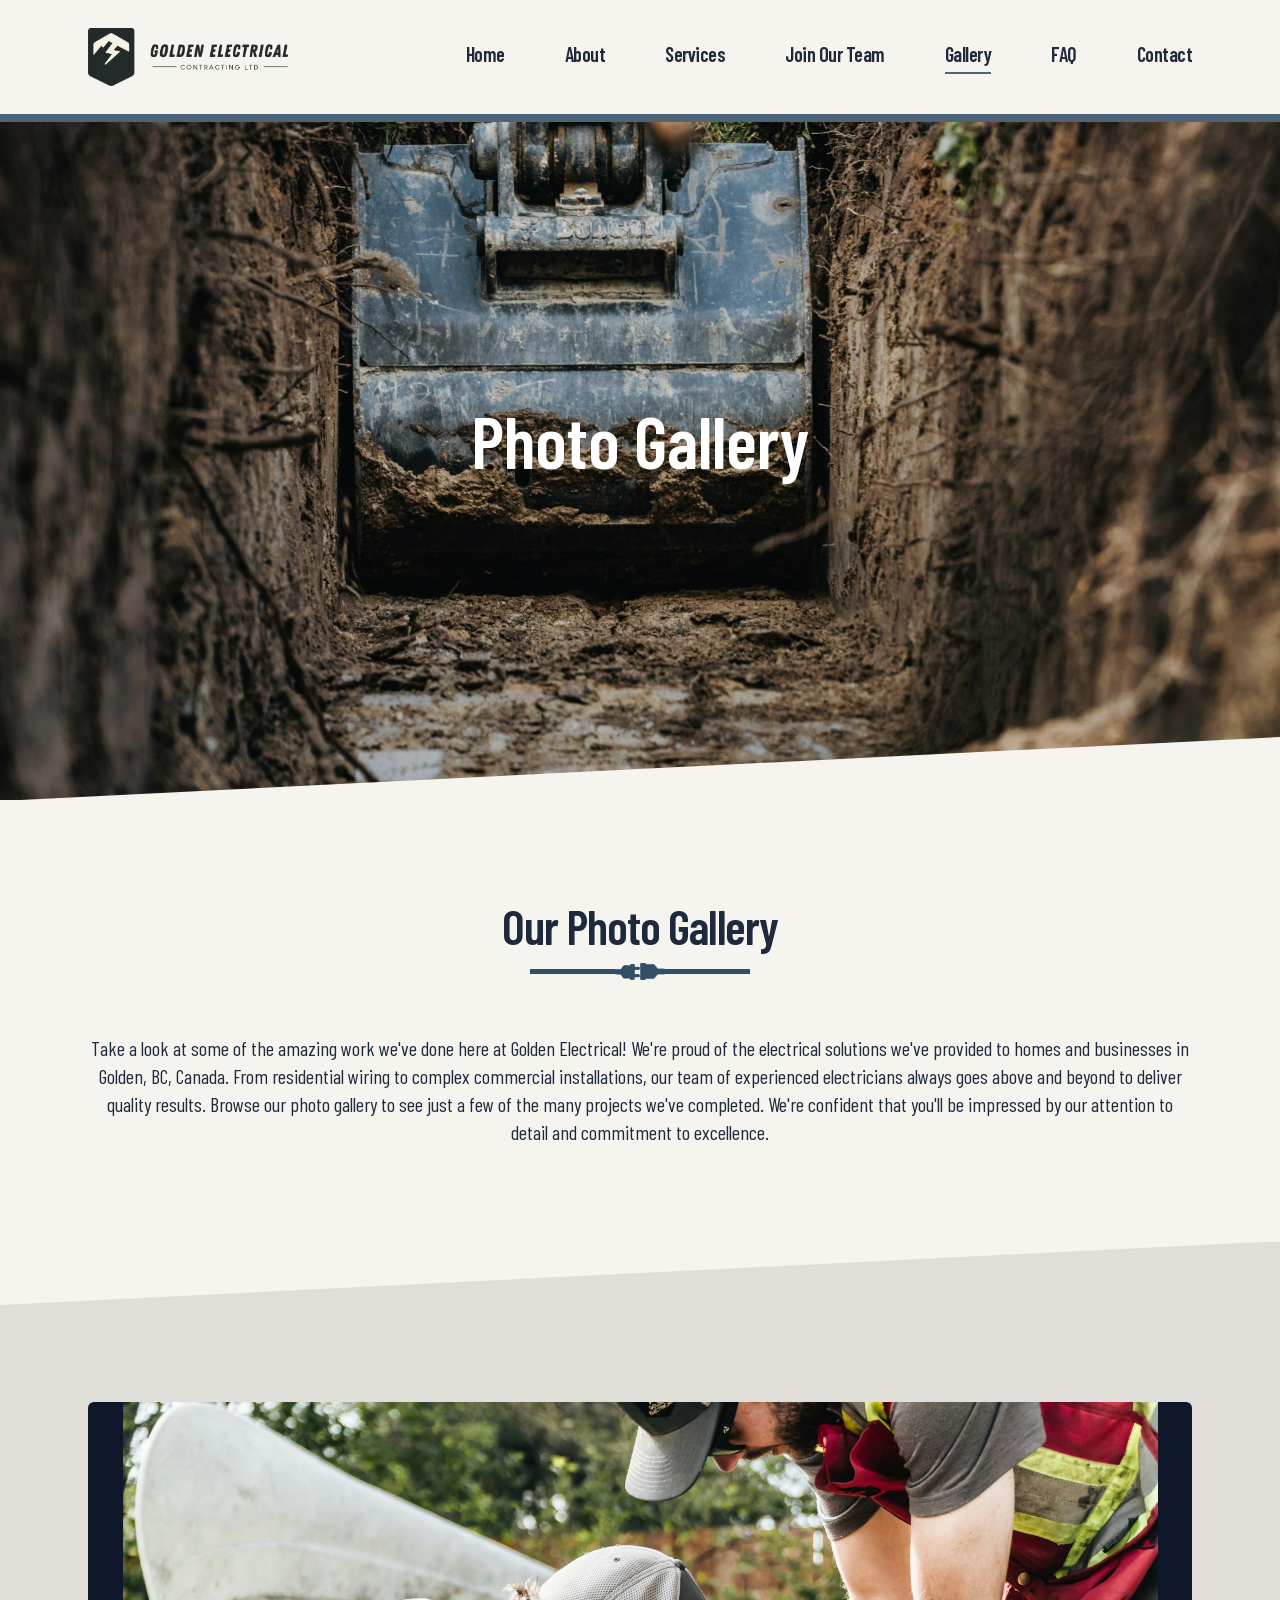
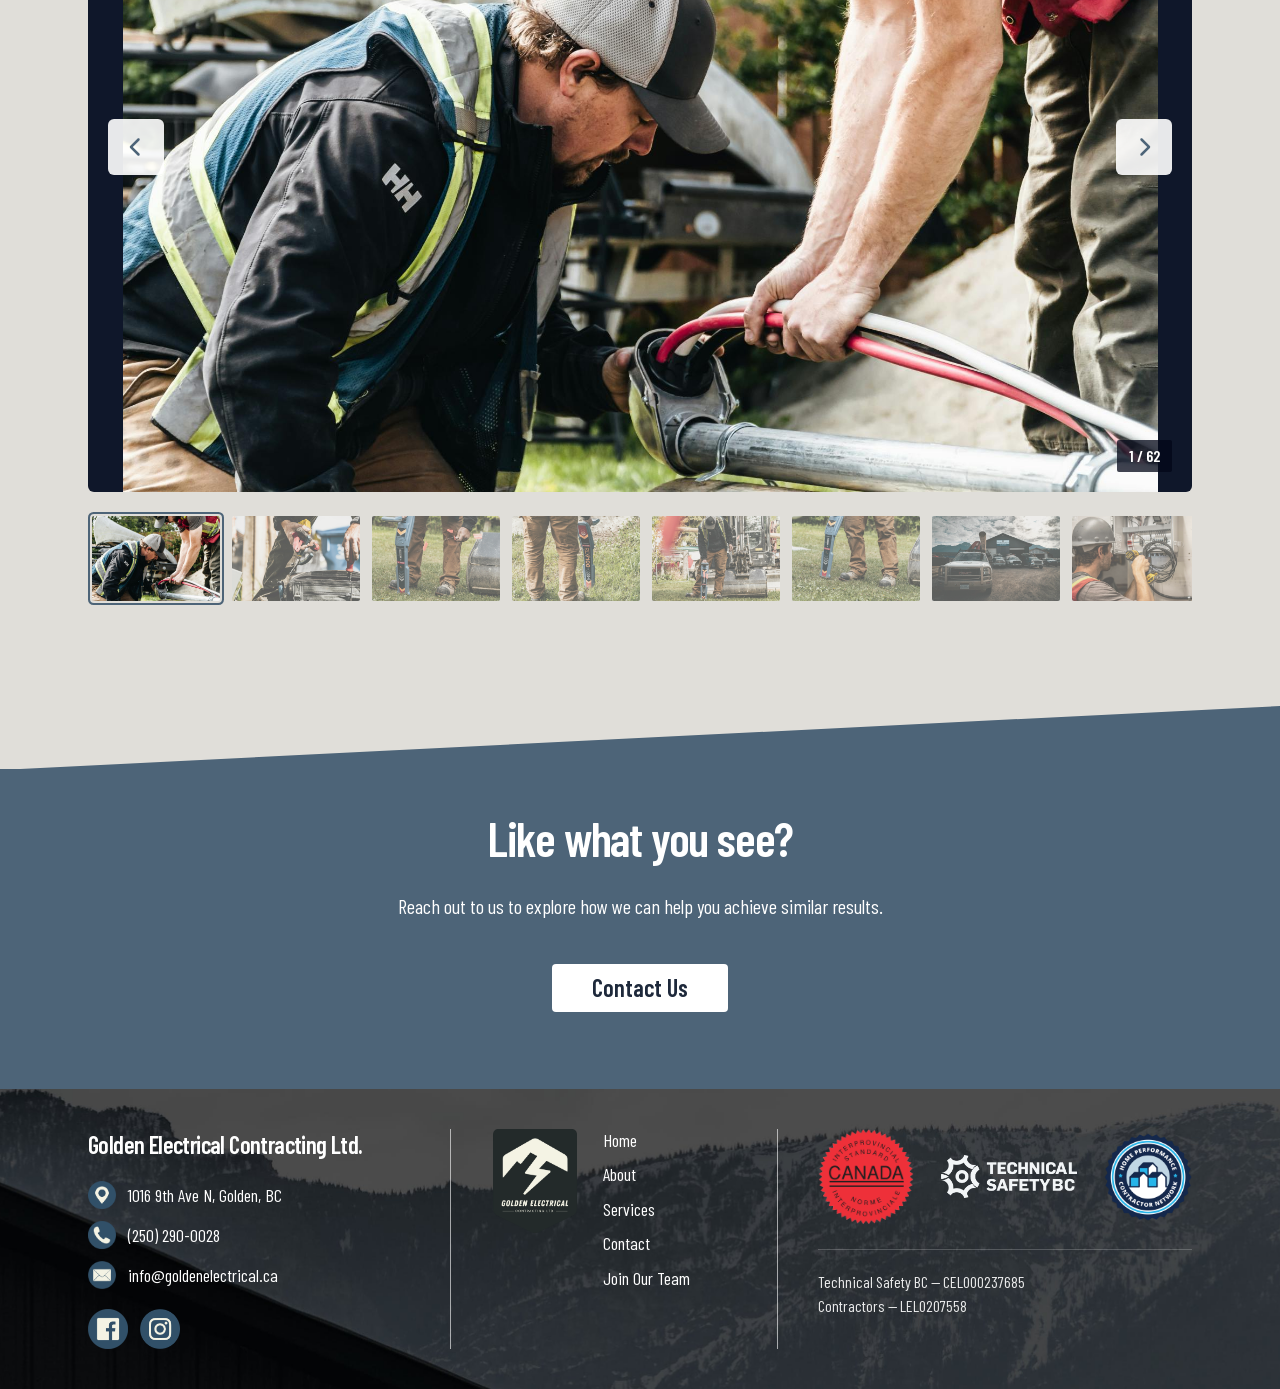
<file: gallery/index.html>
<!DOCTYPE html><html lang="en-CA"><head><meta data-static-security="true" http-equiv="Content-Security-Policy" content="default-src 'self'; script-src 'self' https://challenges.cloudflare.com 'sha256-huxz68Z2bZDyyQKcEtsWfhty1yD+jg/X2Ck5aEl2Rg4=' 'sha256-2kVp8hU6WytC56Tzb6/TFhEbM7WsWaCufMmTdaspdto='; script-src-attr 'none'; style-src 'self' 'unsafe-inline'; img-src 'self' data: blob:; font-src 'self'; media-src 'self' blob:; connect-src 'self' https://golden-electrical-contact-mailer.millerjack52.workers.dev https://challenges.cloudflare.com; frame-src https://challenges.cloudflare.com https://maps.google.com https://www.google.com; object-src 'none'; base-uri 'none'; form-action 'self'"><meta data-static-security="true" name="referrer" content="strict-origin-when-cross-origin"><meta charSet="utf-8" data-next-head=""/><meta name="viewport" content="width=device-width, initial-scale=1.0" data-next-head=""/><title data-next-head="">Electrical Project Gallery | Golden Electrical Contracting</title><meta name="description" content="View residential, commercial, industrial, solar and off-grid electrical projects completed by Golden Electrical Contracting in and around Golden, BC." data-next-head=""/><meta name="robots" content="index,follow,max-image-preview:large,max-snippet:-1,max-video-preview:-1" data-next-head=""/><meta name="theme-color" content="#4D6478" data-next-head=""/><link rel="canonical" href="https://goldenelectrical.ca/gallery/" data-next-head=""/><meta property="og:type" content="website" data-next-head=""/><meta property="og:locale" content="en_CA" data-next-head=""/><meta property="og:site_name" content="Golden Electrical Contracting Ltd." data-next-head=""/><meta property="og:title" content="Electrical Project Gallery | Golden Electrical Contracting" data-next-head=""/><meta property="og:description" content="View residential, commercial, industrial, solar and off-grid electrical projects completed by Golden Electrical Contracting in and around Golden, BC." data-next-head=""/><meta property="og:url" content="https://goldenelectrical.ca/gallery/" data-next-head=""/><meta property="og:image" content="https://goldenelectrical.ca/images/site/87a026a3-field-work-crew-equipment-golden-electrical-contracting-7.jpg" data-next-head=""/><meta property="og:image:width" content="1920" data-next-head=""/><meta property="og:image:height" content="1280" data-next-head=""/><meta property="og:image:alt" content="Photo Gallery - Golden Electrical Contracting Ltd." data-next-head=""/><meta name="twitter:card" content="summary_large_image" data-next-head=""/><meta name="twitter:title" content="Electrical Project Gallery | Golden Electrical Contracting" data-next-head=""/><meta name="twitter:description" content="View residential, commercial, industrial, solar and off-grid electrical projects completed by Golden Electrical Contracting in and around Golden, BC." data-next-head=""/><meta name="twitter:image" content="https://goldenelectrical.ca/images/site/87a026a3-field-work-crew-equipment-golden-electrical-contracting-7.jpg" data-next-head=""/><meta name="twitter:image:alt" content="Photo Gallery - Golden Electrical Contracting Ltd." data-next-head=""/><link rel="preload" href="/images/site/4db2b959-field-work-crew-equipment-golden-electrical-contracting-73.jpg" as="image" data-next-head=""/><link rel="icon" href="/favicons/favicon.ico" sizes="any"/><link rel="apple-touch-icon" sizes="180x180" href="/favicons/apple-touch-icon.png"/><link rel="icon" type="image/png" sizes="32x32" href="/favicons/favicon-32x32.png"/><link rel="icon" type="image/png" sizes="16x16" href="/favicons/favicon-16x16.png"/><link rel="manifest" href="/favicons/site.webmanifest"/><link rel="mask-icon" href="/favicons/safari-pinned-tab.svg" color="#ffffff"/><meta name="msapplication-TileColor" content="#4D6478"/><meta name="theme-color" content="#4D6478"/><link rel="preload" href="/_next/static/media/3667c091265cf81b-s.p.woff2" as="font" type="font/woff2" crossorigin="anonymous" data-next-font="size-adjust"/><link rel="preload" href="/_next/static/media/5fb5c05ff73c0616-s.p.woff2" as="font" type="font/woff2" crossorigin="anonymous" data-next-font="size-adjust"/><link rel="preload" href="/_next/static/media/4ec9137e8f7fd974-s.p.woff2" as="font" type="font/woff2" crossorigin="anonymous" data-next-font="size-adjust"/><link rel="preload" href="/_next/static/media/1f54c84255ccf44e-s.p.woff2" as="font" type="font/woff2" crossorigin="anonymous" data-next-font="size-adjust"/><link rel="preload" href="/_next/static/media/c150f0c57bc48529-s.p.woff2" as="font" type="font/woff2" crossorigin="anonymous" data-next-font="size-adjust"/><link rel="preload" href="/_next/static/media/437e5f23c97e320c-s.p.woff2" as="font" type="font/woff2" crossorigin="anonymous" data-next-font="size-adjust"/><link rel="preload" href="/_next/static/media/eeb8a9ff846037ce-s.p.woff2" as="font" type="font/woff2" crossorigin="anonymous" data-next-font="size-adjust"/><link rel="preload" href="/_next/static/css/e543796487d61733.css" as="style"/><script type="application/ld+json" data-next-head="">{"@context":"https://schema.org","@graph":[{"@type":"WebSite","@id":"https://goldenelectrical.ca/#website","url":"https://goldenelectrical.ca/","name":"Golden Electrical Contracting Ltd.","alternateName":"Golden Electrical","inLanguage":"en-CA","publisher":{"@id":"https://goldenelectrical.ca/#business"}},{"@type":"WebPage","@id":"https://goldenelectrical.ca/gallery/#webpage","url":"https://goldenelectrical.ca/gallery/","name":"Electrical Project Gallery | Golden Electrical Contracting","description":"View residential, commercial, industrial, solar and off-grid electrical projects completed by Golden Electrical Contracting in and around Golden, BC.","inLanguage":"en-CA","isPartOf":{"@id":"https://goldenelectrical.ca/#website"},"breadcrumb":{"@id":"https://goldenelectrical.ca/gallery/#breadcrumb"}},{"@type":"BreadcrumbList","@id":"https://goldenelectrical.ca/gallery/#breadcrumb","itemListElement":[{"@type":"ListItem","position":1,"name":"Home","item":"https://goldenelectrical.ca/"},{"@type":"ListItem","position":2,"name":"Photo Gallery","item":"https://goldenelectrical.ca/gallery/"}]}]}</script><link rel="stylesheet" href="/_next/static/css/e543796487d61733.css" data-n-g=""/><noscript data-n-css=""></noscript><script defer="" noModule="" src="/_next/static/chunks/polyfills-42372ed130431b0a.js"></script><script src="/_next/static/chunks/webpack-f864a508f152d7ef.js" defer=""></script><script src="/_next/static/chunks/framework-ff5b1472d313c06b.js" defer=""></script><script src="/_next/static/chunks/main-58c77dce01407ae3.js" defer=""></script><script src="/_next/static/chunks/pages/_app-00c80da57bbd1ad4.js" defer=""></script><script src="/_next/static/chunks/643-2f2cc8a1ead2cac9.js" defer=""></script><script src="/_next/static/chunks/33-7ff4e3c8e54abf59.js" defer=""></script><script src="/_next/static/chunks/pages/%5Buid%5D-9b37e677ae207f34.js" defer=""></script><script src="/_next/static/r-fLK3LKUF6xxCNmI8oul/_buildManifest.js" defer=""></script><script src="/_next/static/r-fLK3LKUF6xxCNmI8oul/_ssgManifest.js" defer=""></script><style id="__jsx-1494878521">html{--font-barlow:'Barlow Condensed', 'Barlow Condensed Fallback'}</style></head><body class="antialiased"><link rel="preload" as="image" href="/images/site/4db2b959-field-work-crew-equipment-golden-electrical-contracting-73.jpg"/><div id="__next"><div class="jsx-1494878521 fixed z-[9999999] flex h-[100%] w-full flex-col items-center justify-center bg-white transition-all invisible opacity-0"><img alt="Loading..." loading="lazy" width="250" height="100" decoding="async" data-nimg="1" style="color:transparent" src="/images/logo.png"/><svg data-prefix="fas" data-icon="spinner" class="svg-inline--fa fa-spinner text-backgroundDarkBlue fa-spin fa-3x" role="img" viewBox="0 0 512 512" aria-hidden="true"><path fill="currentColor" d="M208 48a48 48 0 1 1 96 0 48 48 0 1 1 -96 0zm0 416a48 48 0 1 1 96 0 48 48 0 1 1 -96 0zM48 208a48 48 0 1 1 0 96 48 48 0 1 1 0-96zm368 48a48 48 0 1 1 96 0 48 48 0 1 1 -96 0zM75 369.1A48 48 0 1 1 142.9 437 48 48 0 1 1 75 369.1zM75 75A48 48 0 1 1 142.9 142.9 48 48 0 1 1 75 75zM437 369.1A48 48 0 1 1 369.1 437 48 48 0 1 1 437 369.1z"></path></svg></div><main class="jsx-1494878521 __variable_58a2cf font-sans"><div class="text-slate-800"><header data-collapsible="true" class="py-8 md:py-7 navbar fixed right-0 left-0 z-[200] border-b-8 border-backgroundDarkBlue bg-backgroundLight" id="header"><div class="mx-auto w-full max-w-6xl px-6"><div class="flex flex-nowrap items-center justify-between gap-x-6 gap-y-3 leading-none"><a class="z-[200] shrink text-xl font-semibold tracking-tight" href="/"><img alt="" loading="lazy" width="1273" height="367" decoding="async" data-nimg="1" class="w-[200px]" style="color:transparent" src="/images/site/02c0e597-godlen-electrical-logo.png"/></a><nav class="mynav hidden shrink-0 md:block"><ul class="flex flex-nowrap gap-6 text-xl md:gap-10"><li class="relative border-b-2 pb-1 font-semibold tracking-tight text-slate-800 transition-colors duration-150 border-transparent hover:border-backgroundDarkBlue"><a href="/">Home</a></li><li class="relative border-b-2 pb-1 font-semibold tracking-tight text-slate-800 transition-colors duration-150 border-transparent hover:border-backgroundDarkBlue"><a href="/about/">About</a></li><li class="relative border-b-2 pb-1 font-semibold tracking-tight text-slate-800 transition-colors duration-150 border-transparent hover:border-backgroundDarkBlue"><a href="/services/">Services</a></li><li class="relative border-b-2 pb-1 font-semibold tracking-tight text-slate-800 transition-colors duration-150 border-transparent hover:border-backgroundDarkBlue"><a href="/careers/">Join Our Team</a></li><li class="relative border-b-2 pb-1 font-semibold tracking-tight text-slate-800 transition-colors duration-150 border-backgroundDarkBlue"><a href="/gallery/">Gallery</a></li><li class="relative border-b-2 pb-1 font-semibold tracking-tight text-slate-800 transition-colors duration-150 border-transparent hover:border-backgroundDarkBlue"><a href="/#frequently-asked-questions">FAQ</a></li><li class="relative border-b-2 pb-1 font-semibold tracking-tight text-slate-800 transition-colors duration-150 border-transparent hover:border-backgroundDarkBlue"><a href="/contact/">Contact</a></li></ul></nav><svg data-prefix="fas" data-icon="bars" class="svg-inline--fa fa-bars z-[200] text-3xl hover:cursor-pointer md:hidden" role="img" viewBox="0 0 448 512" aria-hidden="true"><path fill="currentColor" d="M0 96C0 78.3 14.3 64 32 64l384 0c17.7 0 32 14.3 32 32s-14.3 32-32 32L32 128C14.3 128 0 113.7 0 96zM0 256c0-17.7 14.3-32 32-32l384 0c17.7 0 32 14.3 32 32s-14.3 32-32 32L32 288c-17.7 0-32-14.3-32-32zM448 416c0 17.7-14.3 32-32 32L32 448c-17.7 0-32-14.3-32-32s14.3-32 32-32l384 0c17.7 0 32 14.3 32 32z"></path></svg></div></div></header><main class="overflow-x-clip"><section style="background-image:linear-gradient(rgba(0, 0, 0, 0.15), rgba(0, 0, 0, 0.15)), url(/images/site/87a026a3-field-work-crew-equipment-golden-electrical-contracting-7.jpg)" class="relative flex h-[400px] flex-col items-center justify-center overflow-hidden bg-cover bg-center pt-[50px] text-5xl font-semibold md:h-[800px] md:pt-[80px] md:text-7xl"><h1 data-aos="section-from-bottom-left" data-aos-duration="850" data-aos-once="true" class="mx-auto w-full max-w-6xl px-6 title relative mt-[40px] block text-center text-white md:mt-0">Photo Gallery</h1></section><section data-collapsible="true" class="slanted-island-spacing slanted-section bg-backgroundLight leading-relaxed"><div data-aos="section-from-top-right" data-aos-duration="850" data-aos-once="true" class="mx-auto w-full max-w-6xl px-6"><div class="text-center"><div class="text-center relative mb-12 mt-6 inline-block first:mt-0 last:mb-0"><h2 class="font-semibold leading-tight tracking-tight md:leading-tight text-4xl md:text-5xl">Our Photo Gallery</h2><div class="mx-auto flex h-[30px] w-4/5 justify-between"><div class="heading-left flex w-1/2 items-center"><div class="heading-line "></div></div><div class="heading-right flex w-1/2 items-center justify-end"><div class="heading-line "></div></div></div></div><p class="mb-7 text-xl last:mb-0">Take a look at some of the amazing work we&#x27;ve done here at Golden Electrical! We&#x27;re proud of the electrical solutions we&#x27;ve provided to homes and businesses in Golden, BC, Canada. From residential wiring to complex commercial installations, our team of experienced electricians always goes above and beyond to deliver quality results. Browse our photo gallery to see just a few of the many projects we&#x27;ve completed. We&#x27;re confident that you&#x27;ll be impressed by our attention to detail and commitment to excellence.</p></div></div></section><section data-collapsible="true" class="home-panels-spacing bg-backgroundDark leading-relaxed"><div data-aos="section-from-bottom-left" data-aos-duration="850" data-aos-once="true" class="mx-auto w-full max-w-6xl px-6"><div role="group" aria-label="Golden Electrical project photo slideshow" tabindex="0" class="relative overflow-hidden rounded-md bg-slate-900 focus-visible:outline focus-visible:outline-2 focus-visible:outline-offset-4 focus-visible:outline-backgroundDarkBlue"><div class="relative aspect-[16/10] md:aspect-video"><img alt="Golden Electrical project and field work photo 1" decoding="async" data-nimg="fill" class="object-contain" style="position:absolute;height:100%;width:100%;left:0;top:0;right:0;bottom:0;color:transparent" src="/images/site/4db2b959-field-work-crew-equipment-golden-electrical-contracting-73.jpg"/></div><button type="button" aria-label="Show previous photo" class="absolute left-3 top-1/2 flex h-12 w-12 -translate-y-1/2 items-center justify-center rounded-md bg-white/90 text-backgroundDarkBlue md:left-5 md:h-14 md:w-14"><svg data-prefix="fas" data-icon="chevron-left" class="svg-inline--fa fa-chevron-left h-5 w-5" role="img" viewBox="0 0 320 512" aria-hidden="true"><path fill="currentColor" d="M9.4 233.4c-12.5 12.5-12.5 32.8 0 45.3l192 192c12.5 12.5 32.8 12.5 45.3 0s12.5-32.8 0-45.3L77.3 256 246.6 86.6c12.5-12.5 12.5-32.8 0-45.3s-32.8-12.5-45.3 0l-192 192z"></path></svg></button><button type="button" aria-label="Show next photo" class="absolute right-3 top-1/2 flex h-12 w-12 -translate-y-1/2 items-center justify-center rounded-md bg-white/90 text-backgroundDarkBlue md:right-5 md:h-14 md:w-14"><svg data-prefix="fas" data-icon="chevron-right" class="svg-inline--fa fa-chevron-right h-5 w-5" role="img" viewBox="0 0 320 512" aria-hidden="true"><path fill="currentColor" d="M311.1 233.4c12.5 12.5 12.5 32.8 0 45.3l-192 192c-12.5 12.5-32.8 12.5-45.3 0s-12.5-32.8 0-45.3L243.2 256 73.9 86.6c-12.5-12.5-12.5-32.8 0-45.3s32.8-12.5 45.3 0l192 192z"></path></svg></button><div aria-live="polite" class="absolute bottom-3 right-3 rounded-sm bg-slate-950/75 px-3 py-1 text-sm font-semibold text-white md:bottom-5 md:right-5 md:text-base">1<!-- --> / <!-- -->62</div></div><div aria-label="Choose a gallery photo" class="gallery-thumbnails mt-4 flex gap-3 overflow-x-auto px-1 py-2"><button type="button" aria-pressed="true" aria-label="Show gallery photo 1" class="relative aspect-[3/2] w-24 shrink-0 overflow-hidden rounded-sm bg-slate-200 transition-opacity duration-150 motion-reduce:transition-none sm:w-28 md:w-32 opacity-100 ring-2 ring-backgroundDarkBlue ring-offset-2 ring-offset-backgroundDark"><img alt="" loading="lazy" decoding="async" data-nimg="fill" class="object-cover" style="position:absolute;height:100%;width:100%;left:0;top:0;right:0;bottom:0;color:transparent" src="/images/site/4db2b959-field-work-crew-equipment-golden-electrical-contracting-73.jpg"/></button><button type="button" aria-pressed="false" aria-label="Show gallery photo 2" class="relative aspect-[3/2] w-24 shrink-0 overflow-hidden rounded-sm bg-slate-200 transition-opacity duration-150 motion-reduce:transition-none sm:w-28 md:w-32 opacity-60 hover:opacity-100"><img alt="" loading="lazy" decoding="async" data-nimg="fill" class="object-cover" style="position:absolute;height:100%;width:100%;left:0;top:0;right:0;bottom:0;color:transparent" src="/images/site/84d45728-equipment-golden-electrical-contracting-14.jpg"/></button><button type="button" aria-pressed="false" aria-label="Show gallery photo 3" class="relative aspect-[3/2] w-24 shrink-0 overflow-hidden rounded-sm bg-slate-200 transition-opacity duration-150 motion-reduce:transition-none sm:w-28 md:w-32 opacity-60 hover:opacity-100"><img alt="" loading="lazy" decoding="async" data-nimg="fill" class="object-cover" style="position:absolute;height:100%;width:100%;left:0;top:0;right:0;bottom:0;color:transparent" src="/images/site/101c398f-field-work-golden-electrical-contracting-5.jpg"/></button><button type="button" aria-pressed="false" aria-label="Show gallery photo 4" class="relative aspect-[3/2] w-24 shrink-0 overflow-hidden rounded-sm bg-slate-200 transition-opacity duration-150 motion-reduce:transition-none sm:w-28 md:w-32 opacity-60 hover:opacity-100"><img alt="" loading="lazy" decoding="async" data-nimg="fill" class="object-cover" style="position:absolute;height:100%;width:100%;left:0;top:0;right:0;bottom:0;color:transparent" src="/images/site/582f3e12-field-work-golden-electrical-contracting-6.jpg"/></button><button type="button" aria-pressed="false" aria-label="Show gallery photo 5" class="relative aspect-[3/2] w-24 shrink-0 overflow-hidden rounded-sm bg-slate-200 transition-opacity duration-150 motion-reduce:transition-none sm:w-28 md:w-32 opacity-60 hover:opacity-100"><img alt="" loading="lazy" decoding="async" data-nimg="fill" class="object-cover" style="position:absolute;height:100%;width:100%;left:0;top:0;right:0;bottom:0;color:transparent" src="/images/site/12279ddb-field-work-golden-electrical-contracting-9.jpg"/></button><button type="button" aria-pressed="false" aria-label="Show gallery photo 6" class="relative aspect-[3/2] w-24 shrink-0 overflow-hidden rounded-sm bg-slate-200 transition-opacity duration-150 motion-reduce:transition-none sm:w-28 md:w-32 opacity-60 hover:opacity-100"><img alt="" loading="lazy" decoding="async" data-nimg="fill" class="object-cover" style="position:absolute;height:100%;width:100%;left:0;top:0;right:0;bottom:0;color:transparent" src="/images/site/3fc329bf-field-work-golden-electrical-contracting-3.jpg"/></button><button type="button" aria-pressed="false" aria-label="Show gallery photo 7" class="relative aspect-[3/2] w-24 shrink-0 overflow-hidden rounded-sm bg-slate-200 transition-opacity duration-150 motion-reduce:transition-none sm:w-28 md:w-32 opacity-60 hover:opacity-100"><img alt="" loading="lazy" decoding="async" data-nimg="fill" class="object-cover" style="position:absolute;height:100%;width:100%;left:0;top:0;right:0;bottom:0;color:transparent" src="/images/site/a9c567bb-trucks-golden-electrical-contracting.jpg"/></button><button type="button" aria-pressed="false" aria-label="Show gallery photo 8" class="relative aspect-[3/2] w-24 shrink-0 overflow-hidden rounded-sm bg-slate-200 transition-opacity duration-150 motion-reduce:transition-none sm:w-28 md:w-32 opacity-60 hover:opacity-100"><img alt="" loading="lazy" decoding="async" data-nimg="fill" class="object-cover" style="position:absolute;height:100%;width:100%;left:0;top:0;right:0;bottom:0;color:transparent" src="/images/site/12cda36f-power-control-box-golden-elctrical-contracting-6.jpg"/></button><button type="button" aria-pressed="false" aria-label="Show gallery photo 9" class="relative aspect-[3/2] w-24 shrink-0 overflow-hidden rounded-sm bg-slate-200 transition-opacity duration-150 motion-reduce:transition-none sm:w-28 md:w-32 opacity-60 hover:opacity-100"><img alt="" loading="lazy" decoding="async" data-nimg="fill" class="object-cover" style="position:absolute;height:100%;width:100%;left:0;top:0;right:0;bottom:0;color:transparent" src="/images/site/778d24dc-dsc04363-light.jpg"/></button><button type="button" aria-pressed="false" aria-label="Show gallery photo 10" class="relative aspect-[3/2] w-24 shrink-0 overflow-hidden rounded-sm bg-slate-200 transition-opacity duration-150 motion-reduce:transition-none sm:w-28 md:w-32 opacity-60 hover:opacity-100"><img alt="" loading="lazy" decoding="async" data-nimg="fill" class="object-cover" style="position:absolute;height:100%;width:100%;left:0;top:0;right:0;bottom:0;color:transparent" src="/images/site/8eaf850a-power-control-box-golden-elctrical-contracting.jpg"/></button><button type="button" aria-pressed="false" aria-label="Show gallery photo 11" class="relative aspect-[3/2] w-24 shrink-0 overflow-hidden rounded-sm bg-slate-200 transition-opacity duration-150 motion-reduce:transition-none sm:w-28 md:w-32 opacity-60 hover:opacity-100"><img alt="" loading="lazy" decoding="async" data-nimg="fill" class="object-cover" style="position:absolute;height:100%;width:100%;left:0;top:0;right:0;bottom:0;color:transparent" src="/images/site/2ce1b51c-power-control-box-golden-elctrical-contracting-2.jpg"/></button><button type="button" aria-pressed="false" aria-label="Show gallery photo 12" class="relative aspect-[3/2] w-24 shrink-0 overflow-hidden rounded-sm bg-slate-200 transition-opacity duration-150 motion-reduce:transition-none sm:w-28 md:w-32 opacity-60 hover:opacity-100"><img alt="" loading="lazy" decoding="async" data-nimg="fill" class="object-cover" style="position:absolute;height:100%;width:100%;left:0;top:0;right:0;bottom:0;color:transparent" src="/images/site/aedeb184-pac08283.jpg"/></button><button type="button" aria-pressed="false" aria-label="Show gallery photo 13" class="relative aspect-[3/2] w-24 shrink-0 overflow-hidden rounded-sm bg-slate-200 transition-opacity duration-150 motion-reduce:transition-none sm:w-28 md:w-32 opacity-60 hover:opacity-100"><img alt="" loading="lazy" decoding="async" data-nimg="fill" class="object-cover" style="position:absolute;height:100%;width:100%;left:0;top:0;right:0;bottom:0;color:transparent" src="/images/site/87a026a3-field-work-crew-equipment-golden-electrical-contracting-7.jpg"/></button><button type="button" aria-pressed="false" aria-label="Show gallery photo 14" class="relative aspect-[3/2] w-24 shrink-0 overflow-hidden rounded-sm bg-slate-200 transition-opacity duration-150 motion-reduce:transition-none sm:w-28 md:w-32 opacity-60 hover:opacity-100"><img alt="" loading="lazy" decoding="async" data-nimg="fill" class="object-cover" style="position:absolute;height:100%;width:100%;left:0;top:0;right:0;bottom:0;color:transparent" src="/images/site/dbdece7c-pac08049.jpg"/></button><button type="button" aria-pressed="false" aria-label="Show gallery photo 15" class="relative aspect-[3/2] w-24 shrink-0 overflow-hidden rounded-sm bg-slate-200 transition-opacity duration-150 motion-reduce:transition-none sm:w-28 md:w-32 opacity-60 hover:opacity-100"><img alt="" loading="lazy" decoding="async" data-nimg="fill" class="object-cover" style="position:absolute;height:100%;width:100%;left:0;top:0;right:0;bottom:0;color:transparent" src="/images/gallery/gallery-03.jpg"/></button><button type="button" aria-pressed="false" aria-label="Show gallery photo 16" class="relative aspect-[3/2] w-24 shrink-0 overflow-hidden rounded-sm bg-slate-200 transition-opacity duration-150 motion-reduce:transition-none sm:w-28 md:w-32 opacity-60 hover:opacity-100"><img alt="" loading="lazy" decoding="async" data-nimg="fill" class="object-cover" style="position:absolute;height:100%;width:100%;left:0;top:0;right:0;bottom:0;color:transparent" src="/images/gallery/gallery-04.jpg"/></button><button type="button" aria-pressed="false" aria-label="Show gallery photo 17" class="relative aspect-[3/2] w-24 shrink-0 overflow-hidden rounded-sm bg-slate-200 transition-opacity duration-150 motion-reduce:transition-none sm:w-28 md:w-32 opacity-60 hover:opacity-100"><img alt="" loading="lazy" decoding="async" data-nimg="fill" class="object-cover" style="position:absolute;height:100%;width:100%;left:0;top:0;right:0;bottom:0;color:transparent" src="/images/gallery/gallery-05.jpg"/></button><button type="button" aria-pressed="false" aria-label="Show gallery photo 18" class="relative aspect-[3/2] w-24 shrink-0 overflow-hidden rounded-sm bg-slate-200 transition-opacity duration-150 motion-reduce:transition-none sm:w-28 md:w-32 opacity-60 hover:opacity-100"><img alt="" loading="lazy" decoding="async" data-nimg="fill" class="object-cover" style="position:absolute;height:100%;width:100%;left:0;top:0;right:0;bottom:0;color:transparent" src="/images/gallery/gallery-06.jpg"/></button><button type="button" aria-pressed="false" aria-label="Show gallery photo 19" class="relative aspect-[3/2] w-24 shrink-0 overflow-hidden rounded-sm bg-slate-200 transition-opacity duration-150 motion-reduce:transition-none sm:w-28 md:w-32 opacity-60 hover:opacity-100"><img alt="" loading="lazy" decoding="async" data-nimg="fill" class="object-cover" style="position:absolute;height:100%;width:100%;left:0;top:0;right:0;bottom:0;color:transparent" src="/images/gallery/gallery-07.jpg"/></button><button type="button" aria-pressed="false" aria-label="Show gallery photo 20" class="relative aspect-[3/2] w-24 shrink-0 overflow-hidden rounded-sm bg-slate-200 transition-opacity duration-150 motion-reduce:transition-none sm:w-28 md:w-32 opacity-60 hover:opacity-100"><img alt="" loading="lazy" decoding="async" data-nimg="fill" class="object-cover" style="position:absolute;height:100%;width:100%;left:0;top:0;right:0;bottom:0;color:transparent" src="/images/gallery/gallery-08.jpg"/></button><button type="button" aria-pressed="false" aria-label="Show gallery photo 21" class="relative aspect-[3/2] w-24 shrink-0 overflow-hidden rounded-sm bg-slate-200 transition-opacity duration-150 motion-reduce:transition-none sm:w-28 md:w-32 opacity-60 hover:opacity-100"><img alt="" loading="lazy" decoding="async" data-nimg="fill" class="object-cover" style="position:absolute;height:100%;width:100%;left:0;top:0;right:0;bottom:0;color:transparent" src="/images/gallery/gallery-09.jpg"/></button><button type="button" aria-pressed="false" aria-label="Show gallery photo 22" class="relative aspect-[3/2] w-24 shrink-0 overflow-hidden rounded-sm bg-slate-200 transition-opacity duration-150 motion-reduce:transition-none sm:w-28 md:w-32 opacity-60 hover:opacity-100"><img alt="" loading="lazy" decoding="async" data-nimg="fill" class="object-cover" style="position:absolute;height:100%;width:100%;left:0;top:0;right:0;bottom:0;color:transparent" src="/images/gallery/gallery-10.jpg"/></button><button type="button" aria-pressed="false" aria-label="Show gallery photo 23" class="relative aspect-[3/2] w-24 shrink-0 overflow-hidden rounded-sm bg-slate-200 transition-opacity duration-150 motion-reduce:transition-none sm:w-28 md:w-32 opacity-60 hover:opacity-100"><img alt="" loading="lazy" decoding="async" data-nimg="fill" class="object-cover" style="position:absolute;height:100%;width:100%;left:0;top:0;right:0;bottom:0;color:transparent" src="/images/gallery/gallery-11.jpg"/></button><button type="button" aria-pressed="false" aria-label="Show gallery photo 24" class="relative aspect-[3/2] w-24 shrink-0 overflow-hidden rounded-sm bg-slate-200 transition-opacity duration-150 motion-reduce:transition-none sm:w-28 md:w-32 opacity-60 hover:opacity-100"><img alt="" loading="lazy" decoding="async" data-nimg="fill" class="object-cover" style="position:absolute;height:100%;width:100%;left:0;top:0;right:0;bottom:0;color:transparent" src="/images/gallery/gallery-12.jpg"/></button><button type="button" aria-pressed="false" aria-label="Show gallery photo 25" class="relative aspect-[3/2] w-24 shrink-0 overflow-hidden rounded-sm bg-slate-200 transition-opacity duration-150 motion-reduce:transition-none sm:w-28 md:w-32 opacity-60 hover:opacity-100"><img alt="" loading="lazy" decoding="async" data-nimg="fill" class="object-cover" style="position:absolute;height:100%;width:100%;left:0;top:0;right:0;bottom:0;color:transparent" src="/images/gallery/gallery-13.jpg"/></button><button type="button" aria-pressed="false" aria-label="Show gallery photo 26" class="relative aspect-[3/2] w-24 shrink-0 overflow-hidden rounded-sm bg-slate-200 transition-opacity duration-150 motion-reduce:transition-none sm:w-28 md:w-32 opacity-60 hover:opacity-100"><img alt="" loading="lazy" decoding="async" data-nimg="fill" class="object-cover" style="position:absolute;height:100%;width:100%;left:0;top:0;right:0;bottom:0;color:transparent" src="/images/gallery/gallery-14.jpg"/></button><button type="button" aria-pressed="false" aria-label="Show gallery photo 27" class="relative aspect-[3/2] w-24 shrink-0 overflow-hidden rounded-sm bg-slate-200 transition-opacity duration-150 motion-reduce:transition-none sm:w-28 md:w-32 opacity-60 hover:opacity-100"><img alt="" loading="lazy" decoding="async" data-nimg="fill" class="object-cover" style="position:absolute;height:100%;width:100%;left:0;top:0;right:0;bottom:0;color:transparent" src="/images/gallery/gallery-15.jpg"/></button><button type="button" aria-pressed="false" aria-label="Show gallery photo 28" class="relative aspect-[3/2] w-24 shrink-0 overflow-hidden rounded-sm bg-slate-200 transition-opacity duration-150 motion-reduce:transition-none sm:w-28 md:w-32 opacity-60 hover:opacity-100"><img alt="" loading="lazy" decoding="async" data-nimg="fill" class="object-cover" style="position:absolute;height:100%;width:100%;left:0;top:0;right:0;bottom:0;color:transparent" src="/images/gallery/gallery-16.jpg"/></button><button type="button" aria-pressed="false" aria-label="Show gallery photo 29" class="relative aspect-[3/2] w-24 shrink-0 overflow-hidden rounded-sm bg-slate-200 transition-opacity duration-150 motion-reduce:transition-none sm:w-28 md:w-32 opacity-60 hover:opacity-100"><img alt="" loading="lazy" decoding="async" data-nimg="fill" class="object-cover" style="position:absolute;height:100%;width:100%;left:0;top:0;right:0;bottom:0;color:transparent" src="/images/gallery/gallery-17.jpg"/></button><button type="button" aria-pressed="false" aria-label="Show gallery photo 30" class="relative aspect-[3/2] w-24 shrink-0 overflow-hidden rounded-sm bg-slate-200 transition-opacity duration-150 motion-reduce:transition-none sm:w-28 md:w-32 opacity-60 hover:opacity-100"><img alt="" loading="lazy" decoding="async" data-nimg="fill" class="object-cover" style="position:absolute;height:100%;width:100%;left:0;top:0;right:0;bottom:0;color:transparent" src="/images/gallery/gallery-18.jpg"/></button><button type="button" aria-pressed="false" aria-label="Show gallery photo 31" class="relative aspect-[3/2] w-24 shrink-0 overflow-hidden rounded-sm bg-slate-200 transition-opacity duration-150 motion-reduce:transition-none sm:w-28 md:w-32 opacity-60 hover:opacity-100"><img alt="" loading="lazy" decoding="async" data-nimg="fill" class="object-cover" style="position:absolute;height:100%;width:100%;left:0;top:0;right:0;bottom:0;color:transparent" src="/images/gallery/gallery-19.jpg"/></button><button type="button" aria-pressed="false" aria-label="Show gallery photo 32" class="relative aspect-[3/2] w-24 shrink-0 overflow-hidden rounded-sm bg-slate-200 transition-opacity duration-150 motion-reduce:transition-none sm:w-28 md:w-32 opacity-60 hover:opacity-100"><img alt="" loading="lazy" decoding="async" data-nimg="fill" class="object-cover" style="position:absolute;height:100%;width:100%;left:0;top:0;right:0;bottom:0;color:transparent" src="/images/gallery/gallery-20.jpg"/></button><button type="button" aria-pressed="false" aria-label="Show gallery photo 33" class="relative aspect-[3/2] w-24 shrink-0 overflow-hidden rounded-sm bg-slate-200 transition-opacity duration-150 motion-reduce:transition-none sm:w-28 md:w-32 opacity-60 hover:opacity-100"><img alt="" loading="lazy" decoding="async" data-nimg="fill" class="object-cover" style="position:absolute;height:100%;width:100%;left:0;top:0;right:0;bottom:0;color:transparent" src="/images/gallery/gallery-21.jpg"/></button><button type="button" aria-pressed="false" aria-label="Show gallery photo 34" class="relative aspect-[3/2] w-24 shrink-0 overflow-hidden rounded-sm bg-slate-200 transition-opacity duration-150 motion-reduce:transition-none sm:w-28 md:w-32 opacity-60 hover:opacity-100"><img alt="" loading="lazy" decoding="async" data-nimg="fill" class="object-cover" style="position:absolute;height:100%;width:100%;left:0;top:0;right:0;bottom:0;color:transparent" src="/images/gallery/gallery-22.jpg"/></button><button type="button" aria-pressed="false" aria-label="Show gallery photo 35" class="relative aspect-[3/2] w-24 shrink-0 overflow-hidden rounded-sm bg-slate-200 transition-opacity duration-150 motion-reduce:transition-none sm:w-28 md:w-32 opacity-60 hover:opacity-100"><img alt="" loading="lazy" decoding="async" data-nimg="fill" class="object-cover" style="position:absolute;height:100%;width:100%;left:0;top:0;right:0;bottom:0;color:transparent" src="/images/gallery/gallery-23.jpg"/></button><button type="button" aria-pressed="false" aria-label="Show gallery photo 36" class="relative aspect-[3/2] w-24 shrink-0 overflow-hidden rounded-sm bg-slate-200 transition-opacity duration-150 motion-reduce:transition-none sm:w-28 md:w-32 opacity-60 hover:opacity-100"><img alt="" loading="lazy" decoding="async" data-nimg="fill" class="object-cover" style="position:absolute;height:100%;width:100%;left:0;top:0;right:0;bottom:0;color:transparent" src="/images/gallery/gallery-24.jpg"/></button><button type="button" aria-pressed="false" aria-label="Show gallery photo 37" class="relative aspect-[3/2] w-24 shrink-0 overflow-hidden rounded-sm bg-slate-200 transition-opacity duration-150 motion-reduce:transition-none sm:w-28 md:w-32 opacity-60 hover:opacity-100"><img alt="" loading="lazy" decoding="async" data-nimg="fill" class="object-cover" style="position:absolute;height:100%;width:100%;left:0;top:0;right:0;bottom:0;color:transparent" src="/images/gallery/gallery-25.jpg"/></button><button type="button" aria-pressed="false" aria-label="Show gallery photo 38" class="relative aspect-[3/2] w-24 shrink-0 overflow-hidden rounded-sm bg-slate-200 transition-opacity duration-150 motion-reduce:transition-none sm:w-28 md:w-32 opacity-60 hover:opacity-100"><img alt="" loading="lazy" decoding="async" data-nimg="fill" class="object-cover" style="position:absolute;height:100%;width:100%;left:0;top:0;right:0;bottom:0;color:transparent" src="/images/gallery/gallery-26.jpg"/></button><button type="button" aria-pressed="false" aria-label="Show gallery photo 39" class="relative aspect-[3/2] w-24 shrink-0 overflow-hidden rounded-sm bg-slate-200 transition-opacity duration-150 motion-reduce:transition-none sm:w-28 md:w-32 opacity-60 hover:opacity-100"><img alt="" loading="lazy" decoding="async" data-nimg="fill" class="object-cover" style="position:absolute;height:100%;width:100%;left:0;top:0;right:0;bottom:0;color:transparent" src="/images/gallery/gallery-27.jpg"/></button><button type="button" aria-pressed="false" aria-label="Show gallery photo 40" class="relative aspect-[3/2] w-24 shrink-0 overflow-hidden rounded-sm bg-slate-200 transition-opacity duration-150 motion-reduce:transition-none sm:w-28 md:w-32 opacity-60 hover:opacity-100"><img alt="" loading="lazy" decoding="async" data-nimg="fill" class="object-cover" style="position:absolute;height:100%;width:100%;left:0;top:0;right:0;bottom:0;color:transparent" src="/images/gallery/gallery-28.jpg"/></button><button type="button" aria-pressed="false" aria-label="Show gallery photo 41" class="relative aspect-[3/2] w-24 shrink-0 overflow-hidden rounded-sm bg-slate-200 transition-opacity duration-150 motion-reduce:transition-none sm:w-28 md:w-32 opacity-60 hover:opacity-100"><img alt="" loading="lazy" decoding="async" data-nimg="fill" class="object-cover" style="position:absolute;height:100%;width:100%;left:0;top:0;right:0;bottom:0;color:transparent" src="/images/gallery/gallery-29.jpg"/></button><button type="button" aria-pressed="false" aria-label="Show gallery photo 42" class="relative aspect-[3/2] w-24 shrink-0 overflow-hidden rounded-sm bg-slate-200 transition-opacity duration-150 motion-reduce:transition-none sm:w-28 md:w-32 opacity-60 hover:opacity-100"><img alt="" loading="lazy" decoding="async" data-nimg="fill" class="object-cover" style="position:absolute;height:100%;width:100%;left:0;top:0;right:0;bottom:0;color:transparent" src="/images/gallery/gallery-30.jpg"/></button><button type="button" aria-pressed="false" aria-label="Show gallery photo 43" class="relative aspect-[3/2] w-24 shrink-0 overflow-hidden rounded-sm bg-slate-200 transition-opacity duration-150 motion-reduce:transition-none sm:w-28 md:w-32 opacity-60 hover:opacity-100"><img alt="" loading="lazy" decoding="async" data-nimg="fill" class="object-cover" style="position:absolute;height:100%;width:100%;left:0;top:0;right:0;bottom:0;color:transparent" src="/images/gallery/gallery-31.jpg"/></button><button type="button" aria-pressed="false" aria-label="Show gallery photo 44" class="relative aspect-[3/2] w-24 shrink-0 overflow-hidden rounded-sm bg-slate-200 transition-opacity duration-150 motion-reduce:transition-none sm:w-28 md:w-32 opacity-60 hover:opacity-100"><img alt="" loading="lazy" decoding="async" data-nimg="fill" class="object-cover" style="position:absolute;height:100%;width:100%;left:0;top:0;right:0;bottom:0;color:transparent" src="/images/gallery/gallery-32.jpg"/></button><button type="button" aria-pressed="false" aria-label="Show gallery photo 45" class="relative aspect-[3/2] w-24 shrink-0 overflow-hidden rounded-sm bg-slate-200 transition-opacity duration-150 motion-reduce:transition-none sm:w-28 md:w-32 opacity-60 hover:opacity-100"><img alt="" loading="lazy" decoding="async" data-nimg="fill" class="object-cover" style="position:absolute;height:100%;width:100%;left:0;top:0;right:0;bottom:0;color:transparent" src="/images/gallery/gallery-33.jpg"/></button><button type="button" aria-pressed="false" aria-label="Show gallery photo 46" class="relative aspect-[3/2] w-24 shrink-0 overflow-hidden rounded-sm bg-slate-200 transition-opacity duration-150 motion-reduce:transition-none sm:w-28 md:w-32 opacity-60 hover:opacity-100"><img alt="" loading="lazy" decoding="async" data-nimg="fill" class="object-cover" style="position:absolute;height:100%;width:100%;left:0;top:0;right:0;bottom:0;color:transparent" src="/images/gallery/gallery-34.jpg"/></button><button type="button" aria-pressed="false" aria-label="Show gallery photo 47" class="relative aspect-[3/2] w-24 shrink-0 overflow-hidden rounded-sm bg-slate-200 transition-opacity duration-150 motion-reduce:transition-none sm:w-28 md:w-32 opacity-60 hover:opacity-100"><img alt="" loading="lazy" decoding="async" data-nimg="fill" class="object-cover" style="position:absolute;height:100%;width:100%;left:0;top:0;right:0;bottom:0;color:transparent" src="/images/gallery/gallery-35.jpg"/></button><button type="button" aria-pressed="false" aria-label="Show gallery photo 48" class="relative aspect-[3/2] w-24 shrink-0 overflow-hidden rounded-sm bg-slate-200 transition-opacity duration-150 motion-reduce:transition-none sm:w-28 md:w-32 opacity-60 hover:opacity-100"><img alt="" loading="lazy" decoding="async" data-nimg="fill" class="object-cover" style="position:absolute;height:100%;width:100%;left:0;top:0;right:0;bottom:0;color:transparent" src="/images/gallery/gallery-36.jpg"/></button><button type="button" aria-pressed="false" aria-label="Show gallery photo 49" class="relative aspect-[3/2] w-24 shrink-0 overflow-hidden rounded-sm bg-slate-200 transition-opacity duration-150 motion-reduce:transition-none sm:w-28 md:w-32 opacity-60 hover:opacity-100"><img alt="" loading="lazy" decoding="async" data-nimg="fill" class="object-cover" style="position:absolute;height:100%;width:100%;left:0;top:0;right:0;bottom:0;color:transparent" src="/images/gallery/gallery-37.jpg"/></button><button type="button" aria-pressed="false" aria-label="Show gallery photo 50" class="relative aspect-[3/2] w-24 shrink-0 overflow-hidden rounded-sm bg-slate-200 transition-opacity duration-150 motion-reduce:transition-none sm:w-28 md:w-32 opacity-60 hover:opacity-100"><img alt="" loading="lazy" decoding="async" data-nimg="fill" class="object-cover" style="position:absolute;height:100%;width:100%;left:0;top:0;right:0;bottom:0;color:transparent" src="/images/gallery/gallery-38.jpg"/></button><button type="button" aria-pressed="false" aria-label="Show gallery photo 51" class="relative aspect-[3/2] w-24 shrink-0 overflow-hidden rounded-sm bg-slate-200 transition-opacity duration-150 motion-reduce:transition-none sm:w-28 md:w-32 opacity-60 hover:opacity-100"><img alt="" loading="lazy" decoding="async" data-nimg="fill" class="object-cover" style="position:absolute;height:100%;width:100%;left:0;top:0;right:0;bottom:0;color:transparent" src="/images/gallery/gallery-39.jpg"/></button><button type="button" aria-pressed="false" aria-label="Show gallery photo 52" class="relative aspect-[3/2] w-24 shrink-0 overflow-hidden rounded-sm bg-slate-200 transition-opacity duration-150 motion-reduce:transition-none sm:w-28 md:w-32 opacity-60 hover:opacity-100"><img alt="" loading="lazy" decoding="async" data-nimg="fill" class="object-cover" style="position:absolute;height:100%;width:100%;left:0;top:0;right:0;bottom:0;color:transparent" src="/images/gallery/gallery-40.jpg"/></button><button type="button" aria-pressed="false" aria-label="Show gallery photo 53" class="relative aspect-[3/2] w-24 shrink-0 overflow-hidden rounded-sm bg-slate-200 transition-opacity duration-150 motion-reduce:transition-none sm:w-28 md:w-32 opacity-60 hover:opacity-100"><img alt="" loading="lazy" decoding="async" data-nimg="fill" class="object-cover" style="position:absolute;height:100%;width:100%;left:0;top:0;right:0;bottom:0;color:transparent" src="/images/gallery/gallery-41.jpg"/></button><button type="button" aria-pressed="false" aria-label="Show gallery photo 54" class="relative aspect-[3/2] w-24 shrink-0 overflow-hidden rounded-sm bg-slate-200 transition-opacity duration-150 motion-reduce:transition-none sm:w-28 md:w-32 opacity-60 hover:opacity-100"><img alt="" loading="lazy" decoding="async" data-nimg="fill" class="object-cover" style="position:absolute;height:100%;width:100%;left:0;top:0;right:0;bottom:0;color:transparent" src="/images/gallery/gallery-42.jpg"/></button><button type="button" aria-pressed="false" aria-label="Show gallery photo 55" class="relative aspect-[3/2] w-24 shrink-0 overflow-hidden rounded-sm bg-slate-200 transition-opacity duration-150 motion-reduce:transition-none sm:w-28 md:w-32 opacity-60 hover:opacity-100"><img alt="" loading="lazy" decoding="async" data-nimg="fill" class="object-cover" style="position:absolute;height:100%;width:100%;left:0;top:0;right:0;bottom:0;color:transparent" src="/images/gallery/gallery-43.jpg"/></button><button type="button" aria-pressed="false" aria-label="Show gallery photo 56" class="relative aspect-[3/2] w-24 shrink-0 overflow-hidden rounded-sm bg-slate-200 transition-opacity duration-150 motion-reduce:transition-none sm:w-28 md:w-32 opacity-60 hover:opacity-100"><img alt="" loading="lazy" decoding="async" data-nimg="fill" class="object-cover" style="position:absolute;height:100%;width:100%;left:0;top:0;right:0;bottom:0;color:transparent" src="/images/gallery/gallery-44.jpg"/></button><button type="button" aria-pressed="false" aria-label="Show gallery photo 57" class="relative aspect-[3/2] w-24 shrink-0 overflow-hidden rounded-sm bg-slate-200 transition-opacity duration-150 motion-reduce:transition-none sm:w-28 md:w-32 opacity-60 hover:opacity-100"><img alt="" loading="lazy" decoding="async" data-nimg="fill" class="object-cover" style="position:absolute;height:100%;width:100%;left:0;top:0;right:0;bottom:0;color:transparent" src="/images/gallery/gallery-46.jpg"/></button><button type="button" aria-pressed="false" aria-label="Show gallery photo 58" class="relative aspect-[3/2] w-24 shrink-0 overflow-hidden rounded-sm bg-slate-200 transition-opacity duration-150 motion-reduce:transition-none sm:w-28 md:w-32 opacity-60 hover:opacity-100"><img alt="" loading="lazy" decoding="async" data-nimg="fill" class="object-cover" style="position:absolute;height:100%;width:100%;left:0;top:0;right:0;bottom:0;color:transparent" src="/images/gallery/gallery-47.jpg"/></button><button type="button" aria-pressed="false" aria-label="Show gallery photo 59" class="relative aspect-[3/2] w-24 shrink-0 overflow-hidden rounded-sm bg-slate-200 transition-opacity duration-150 motion-reduce:transition-none sm:w-28 md:w-32 opacity-60 hover:opacity-100"><img alt="" loading="lazy" decoding="async" data-nimg="fill" class="object-cover" style="position:absolute;height:100%;width:100%;left:0;top:0;right:0;bottom:0;color:transparent" src="/images/gallery/gallery-48.jpg"/></button><button type="button" aria-pressed="false" aria-label="Show gallery photo 60" class="relative aspect-[3/2] w-24 shrink-0 overflow-hidden rounded-sm bg-slate-200 transition-opacity duration-150 motion-reduce:transition-none sm:w-28 md:w-32 opacity-60 hover:opacity-100"><img alt="" loading="lazy" decoding="async" data-nimg="fill" class="object-cover" style="position:absolute;height:100%;width:100%;left:0;top:0;right:0;bottom:0;color:transparent" src="/images/gallery/ge-worksite-47.jpg"/></button><button type="button" aria-pressed="false" aria-label="Show gallery photo 61" class="relative aspect-[3/2] w-24 shrink-0 overflow-hidden rounded-sm bg-slate-200 transition-opacity duration-150 motion-reduce:transition-none sm:w-28 md:w-32 opacity-60 hover:opacity-100"><img alt="" loading="lazy" decoding="async" data-nimg="fill" class="object-cover" style="position:absolute;height:100%;width:100%;left:0;top:0;right:0;bottom:0;color:transparent" src="/images/gallery/ge-worksite-drone-14.jpg"/></button><button type="button" aria-pressed="false" aria-label="Show gallery photo 62" class="relative aspect-[3/2] w-24 shrink-0 overflow-hidden rounded-sm bg-slate-200 transition-opacity duration-150 motion-reduce:transition-none sm:w-28 md:w-32 opacity-60 hover:opacity-100"><img alt="" loading="lazy" decoding="async" data-nimg="fill" class="object-cover" style="position:absolute;height:100%;width:100%;left:0;top:0;right:0;bottom:0;color:transparent" src="/images/gallery/ge-worksite-drone-9.jpg"/></button></div></div></section><section class="call-to-action bg-backgroundDarkBlue leading-relaxed"><div data-collapsible="true" class="pt-[10vw] pb-[10vw] md:pt-[10vw] md:pb-[10vw] xl:pt-[3vw] xl:pb-[6vw] text-center"><div data-aos="section-from-top-right" data-aos-duration="850" data-aos-once="true" class="mx-auto w-full max-w-6xl px-6"><div class="title"><h2 class="mb-6 text-center text-4xl font-semibold leading-tight tracking-tight text-white md:text-5xl md:leading-tight">Like what you see?</h2></div><p class="mb-7 text-xl text-white last:mb-0">Reach out to us to explore how we can help you achieve similar results.</p><a class="bg-white button relative inline-block rounded px-10 py-2 text-2xl font-semibold mt-4" href="/contact/">Contact Us</a></div></div></section></main><footer data-collapsible="true" class="py-8 md:py-10 bg-cover bg-center text-white" style="background-image:url(/images/site/661854e3-footer-background.png)"><div class="mx-auto w-full max-w-6xl px-6"><div class="grid items-stretch gap-8 lg:grid-cols-[1.05fr_0.95fr_1.2fr] lg:gap-0"><section class="lg:pr-10" aria-labelledby="footer-company-name"><a id="footer-company-name" class="text-xl font-semibold tracking-tight md:text-2xl" href="/">Golden Electrical Contracting Ltd.</a><address class="mt-5 not-italic"><ul class="space-y-3 text-base leading-snug md:text-lg"><li class="grid grid-cols-[2rem_1fr] items-center gap-2"><img alt="" loading="lazy" width="28" height="28" decoding="async" data-nimg="1" class="h-7 w-7" style="color:transparent" src="/images/site/64e698db-locationvector.png"/><span>1016 9th Ave N, Golden, BC</span></li><li class="grid grid-cols-[2rem_1fr] items-center gap-2"><img alt="" loading="lazy" width="28" height="28" decoding="async" data-nimg="1" class="h-7 w-7" style="color:transparent" src="/images/site/5bcde661-phonevector.png"/><a href="tel:(250) 290-0028">(250) 290-0028</a></li><li class="grid grid-cols-[2rem_1fr] items-center gap-2"><img alt="" loading="lazy" width="28" height="28" decoding="async" data-nimg="1" class="h-7 w-7" style="color:transparent" src="/images/site/2225f9e9-emailvector.png"/><a href="mailto:info@goldenelectrical.ca" class="break-words">info@goldenelectrical.ca</a></li></ul></address><div class="mt-5 flex justify-start gap-3"><a href="https://www.facebook.com/goldenelectrical.ca/" aria-label="Visit Golden Electrical on Facebook" class="rounded-full transition-opacity hover:opacity-80 focus-visible:outline focus-visible:outline-2 focus-visible:outline-offset-2 focus-visible:outline-white motion-reduce:transition-none"><img alt="" loading="lazy" width="159" height="159" decoding="async" data-nimg="1" class="h-10 w-10" style="color:transparent" src="/images/site/07468dab-facebookvector.png"/></a><a href="https://instagram.com" aria-label="Visit Golden Electrical on Instagram" class="rounded-full transition-opacity hover:opacity-80 focus-visible:outline focus-visible:outline-2 focus-visible:outline-offset-2 focus-visible:outline-white motion-reduce:transition-none"><img alt="" loading="lazy" width="153" height="154" decoding="async" data-nimg="1" class="h-10 w-10" style="color:transparent" src="/images/site/89101ce0-instagramvector.png"/></a></div></section><div class="border-t border-white/60 pt-8 lg:border-x lg:border-t-0 lg:px-10 lg:pt-0"><div class="grid grid-cols-[5.5rem_1fr] items-start gap-6"><a aria-label="Golden Electrical Contracting home" class="justify-self-center focus-visible:outline focus-visible:outline-2 focus-visible:outline-offset-4 focus-visible:outline-white" href="/"><img alt="" loading="lazy" width="84" height="104" decoding="async" data-nimg="1" class="h-auto w-[5.25rem]" style="color:transparent" src="/images/site/93fc1758-footer-logo.png"/></a><nav aria-label="Footer navigation"><ul class="space-y-3 text-lg leading-tight"><li><a class="transition-opacity hover:opacity-80 focus-visible:underline motion-reduce:transition-none" href="/">Home</a></li><li><a class="transition-opacity hover:opacity-80 focus-visible:underline motion-reduce:transition-none" href="/about/">About</a></li><li><a class="transition-opacity hover:opacity-80 focus-visible:underline motion-reduce:transition-none" href="/services/">Services</a></li><li><a class="transition-opacity hover:opacity-80 focus-visible:underline motion-reduce:transition-none" href="/contact/">Contact</a></li><li><a class="transition-opacity hover:opacity-80 focus-visible:underline motion-reduce:transition-none" href="/careers/">Join Our Team</a></li></ul></nav></div></div><div class="border-t border-white/60 pt-8 lg:border-t-0 lg:pl-10 lg:pt-0"><div class="grid min-h-24 grid-cols-[6rem_1fr_5.5rem] items-center gap-4"><img alt="Red Seal certification" loading="lazy" width="96" height="96" decoding="async" data-nimg="1" class="h-24 w-24 object-contain" style="color:transparent" src="/images/site/d51c70c0-rs-icon.gif"/><img alt="Technical Safety BC" loading="lazy" width="136" height="44" decoding="async" data-nimg="1" class="h-auto w-full max-w-[8.5rem] justify-self-center object-contain" style="color:transparent" src="/images/site/f6eb5736-bsa.png"/><img alt="Home Performance Contractor Network member" loading="lazy" width="88" height="88" decoding="async" data-nimg="1" class="h-[5.5rem] w-[5.5rem] object-contain" style="color:transparent" src="/images/hpcn-logo.png"/></div><p class="mt-6 border-t border-white/20 pt-5 text-sm leading-relaxed text-white/90 md:text-base">Technical Safety BC — CEL000237685<br/>Contractors — LEL0207558</p></div></div></div></footer></div></main></div><script id="__NEXT_DATA__" type="application/json">{"props":{"pageProps":{"page":{"id":"Y972rxEAAB8APEWU","uid":"gallery","type":"page","url":"/gallery","data":{"title":[{"type":"heading1","text":"Photo Gallery","spans":[]}],"metaDescription":"Take a look at our photo gallery showcasing our electricians' quality workmanship. From residential to commercial projects, see the expertise and attention to detail that sets us apart. Browse now.","parent":{"link_type":"Document"},"slices":[{"variation":"default","version":"sktwi1xtmkfgx8626","items":[{}],"primary":{"headingText":"Photo Gallery","headingImage":{"dimensions":{"width":1920,"height":1280},"alt":null,"copyright":null,"url":"/images/site/87a026a3-field-work-crew-equipment-golden-electrical-contracting-7.jpg","id":"Y972qREAACEAPEV5","edit":{"x":0,"y":0,"zoom":1,"background":"#fff"}}},"id":"header_image_section$3642dc2e-db39-4cbf-96df-14fee49439aa","slice_type":"header_image_section","slice_label":null},{"variation":"oneColumnCentered","version":"sktwi1xtmkfgx8626","items":[{}],"primary":{"text":[{"type":"heading1","text":"Our Photo Gallery","spans":[]},{"type":"paragraph","text":"Take a look at some of the amazing work we've done here at Golden Electrical! We're proud of the electrical solutions we've provided to homes and businesses in Golden, BC, Canada. From residential wiring to complex commercial installations, our team of experienced electricians always goes above and beyond to deliver quality results. Browse our photo gallery to see just a few of the many projects we've completed. We're confident that you'll be impressed by our attention to detail and commitment to excellence.","spans":[]}],"button_text":null,"button_link":{"link_type":"Any"}},"id":"text$9feef905-9f28-47fd-ae31-3d3cb4bd5016","slice_type":"text","slice_label":null},{"variation":"default","version":"sktwi1xtmkfgx8626","items":[{"photoImage":{"dimensions":{"width":1920,"height":1280},"alt":null,"copyright":null,"url":"/images/site/4db2b959-field-work-crew-equipment-golden-electrical-contracting-73.jpg","id":"Y965MhEAAB8AOzLt","edit":{"x":0,"y":0,"zoom":1,"background":"#fff"}},"photoCaption":"Image 1"},{"photoImage":{"dimensions":{"width":1920,"height":1280},"alt":null,"copyright":null,"url":"/images/site/84d45728-equipment-golden-electrical-contracting-14.jpg","id":"Y8wgMxEAACAAcEjs","edit":{"x":0,"y":0,"zoom":1,"background":"#fff"}},"photoCaption":"Image 2"},{"photoImage":{"dimensions":{"width":1920,"height":1459},"alt":null,"copyright":null,"url":"/images/site/101c398f-field-work-golden-electrical-contracting-5.jpg","id":"Y9_sAREAACEAQIcF","edit":{"x":0,"y":0,"zoom":1,"background":"#fff"}},"photoCaption":"Image 3"},{"photoImage":{"dimensions":{"width":1920,"height":1280},"alt":null,"copyright":null,"url":"/images/site/582f3e12-field-work-golden-electrical-contracting-6.jpg","id":"Y9_sABEAAB0AQIcA","edit":{"x":0,"y":0,"zoom":1,"background":"#fff"}},"photoCaption":"Image 4"},{"photoImage":{"dimensions":{"width":1920,"height":1280},"alt":null,"copyright":null,"url":"/images/site/12279ddb-field-work-golden-electrical-contracting-9.jpg","id":"Y9_sABEAAB8AQIb9","edit":{"x":0,"y":0,"zoom":1,"background":"#fff"}},"photoCaption":"Image 5"},{"photoImage":{"dimensions":{"width":1920,"height":1280},"alt":null,"copyright":null,"url":"/images/site/3fc329bf-field-work-golden-electrical-contracting-3.jpg","id":"Y9_r_xEAAB0AQIb3","edit":{"x":0,"y":0,"zoom":1,"background":"#fff"}},"photoCaption":"Image 6"},{"photoImage":{"dimensions":{"width":1920,"height":1280},"alt":null,"copyright":null,"url":"/images/site/a9c567bb-trucks-golden-electrical-contracting.jpg","id":"Y9_r_xEAACEAQIb2","edit":{"x":0,"y":0,"zoom":1,"background":"#fff"}},"photoCaption":"Image 7"},{"photoImage":{"dimensions":{"width":1920,"height":1080},"alt":null,"copyright":null,"url":"/images/site/12cda36f-power-control-box-golden-elctrical-contracting-6.jpg","id":"Y9_r_hEAAB8AQIbv","edit":{"x":0,"y":0,"zoom":1,"background":"#fff"}},"photoCaption":"Image 8"},{"photoImage":{"dimensions":{"width":1920,"height":1080},"alt":null,"copyright":null,"url":"/images/site/778d24dc-dsc04363-light.jpg","id":"Y9_r_hEAACIAQIbt","edit":{"x":0,"y":0,"zoom":1,"background":"#fff"}},"photoCaption":"Image 9"},{"photoImage":{"dimensions":{"width":1920,"height":1021},"alt":null,"copyright":null,"url":"/images/site/8eaf850a-power-control-box-golden-elctrical-contracting.jpg","id":"Y9_r_hEAACIAQIbs","edit":{"x":0,"y":0,"zoom":1,"background":"#fff"}},"photoCaption":"Image 10"},{"photoImage":{"dimensions":{"width":1920,"height":1080},"alt":null,"copyright":null,"url":"/images/site/2ce1b51c-power-control-box-golden-elctrical-contracting-2.jpg","id":"Y9_r_hEAACIAQIbr","edit":{"x":0,"y":0,"zoom":1,"background":"#fff"}},"photoCaption":"Image 11"},{"photoImage":{"dimensions":{"width":1920,"height":1280},"alt":null,"copyright":null,"url":"/images/site/aedeb184-pac08283.jpg","id":"Y9_r_hEAACIAQIbq","edit":{"x":0,"y":0,"zoom":1,"background":"#fff"}},"photoCaption":"Image 12"},{"photoImage":{"dimensions":{"width":1920,"height":1280},"alt":null,"copyright":null,"url":"/images/site/87a026a3-field-work-crew-equipment-golden-electrical-contracting-7.jpg","id":"Y972qREAACEAPEV5","edit":{"x":0,"y":0,"zoom":1,"background":"#fff"}},"photoCaption":"Image 13"},{"photoImage":{"dimensions":{"width":1920,"height":1280},"alt":null,"copyright":null,"url":"/images/site/dbdece7c-pac08049.jpg","id":"Y9_r_hEAACIAQIbk","edit":{"x":0,"y":0,"zoom":1,"background":"#fff"}},"photoCaption":"Image 14"},{"photoImage":{"dimensions":{"width":1920,"height":1440},"alt":null,"copyright":null,"url":"/images/gallery/gallery-03.jpg","id":"local-gallery-03","edit":{"x":0,"y":0,"zoom":1,"background":"#fff"}},"photoCaption":"Image 15"},{"photoImage":{"dimensions":{"width":1920,"height":1440},"alt":null,"copyright":null,"url":"/images/gallery/gallery-04.jpg","id":"local-gallery-04","edit":{"x":0,"y":0,"zoom":1,"background":"#fff"}},"photoCaption":"Image 16"},{"photoImage":{"dimensions":{"width":1920,"height":1440},"alt":null,"copyright":null,"url":"/images/gallery/gallery-05.jpg","id":"local-gallery-05","edit":{"x":0,"y":0,"zoom":1,"background":"#fff"}},"photoCaption":"Image 17"},{"photoImage":{"dimensions":{"width":1920,"height":1440},"alt":null,"copyright":null,"url":"/images/gallery/gallery-06.jpg","id":"local-gallery-06","edit":{"x":0,"y":0,"zoom":1,"background":"#fff"}},"photoCaption":"Image 18"},{"photoImage":{"dimensions":{"width":1920,"height":1440},"alt":null,"copyright":null,"url":"/images/gallery/gallery-07.jpg","id":"local-gallery-07","edit":{"x":0,"y":0,"zoom":1,"background":"#fff"}},"photoCaption":"Image 19"},{"photoImage":{"dimensions":{"width":1920,"height":1440},"alt":null,"copyright":null,"url":"/images/gallery/gallery-08.jpg","id":"local-gallery-08","edit":{"x":0,"y":0,"zoom":1,"background":"#fff"}},"photoCaption":"Image 20"},{"photoImage":{"dimensions":{"width":1440,"height":1920},"alt":null,"copyright":null,"url":"/images/gallery/gallery-09.jpg","id":"local-gallery-09","edit":{"x":0,"y":0,"zoom":1,"background":"#fff"}},"photoCaption":"Image 21"},{"photoImage":{"dimensions":{"width":1920,"height":1440},"alt":null,"copyright":null,"url":"/images/gallery/gallery-10.jpg","id":"local-gallery-10","edit":{"x":0,"y":0,"zoom":1,"background":"#fff"}},"photoCaption":"Image 22"},{"photoImage":{"dimensions":{"width":1920,"height":1440},"alt":null,"copyright":null,"url":"/images/gallery/gallery-11.jpg","id":"local-gallery-11","edit":{"x":0,"y":0,"zoom":1,"background":"#fff"}},"photoCaption":"Image 23"},{"photoImage":{"dimensions":{"width":1440,"height":1920},"alt":null,"copyright":null,"url":"/images/gallery/gallery-12.jpg","id":"local-gallery-12","edit":{"x":0,"y":0,"zoom":1,"background":"#fff"}},"photoCaption":"Image 24"},{"photoImage":{"dimensions":{"width":1440,"height":1920},"alt":null,"copyright":null,"url":"/images/gallery/gallery-13.jpg","id":"local-gallery-13","edit":{"x":0,"y":0,"zoom":1,"background":"#fff"}},"photoCaption":"Image 25"},{"photoImage":{"dimensions":{"width":1440,"height":1920},"alt":null,"copyright":null,"url":"/images/gallery/gallery-14.jpg","id":"local-gallery-14","edit":{"x":0,"y":0,"zoom":1,"background":"#fff"}},"photoCaption":"Image 26"},{"photoImage":{"dimensions":{"width":1920,"height":1440},"alt":null,"copyright":null,"url":"/images/gallery/gallery-15.jpg","id":"local-gallery-15","edit":{"x":0,"y":0,"zoom":1,"background":"#fff"}},"photoCaption":"Image 27"},{"photoImage":{"dimensions":{"width":1440,"height":1920},"alt":null,"copyright":null,"url":"/images/gallery/gallery-16.jpg","id":"local-gallery-16","edit":{"x":0,"y":0,"zoom":1,"background":"#fff"}},"photoCaption":"Image 28"},{"photoImage":{"dimensions":{"width":480,"height":640},"alt":null,"copyright":null,"url":"/images/gallery/gallery-17.jpg","id":"local-gallery-17","edit":{"x":0,"y":0,"zoom":1,"background":"#fff"}},"photoCaption":"Image 29"},{"photoImage":{"dimensions":{"width":1920,"height":1440},"alt":null,"copyright":null,"url":"/images/gallery/gallery-18.jpg","id":"local-gallery-18","edit":{"x":0,"y":0,"zoom":1,"background":"#fff"}},"photoCaption":"Image 30"},{"photoImage":{"dimensions":{"width":1440,"height":1920},"alt":null,"copyright":null,"url":"/images/gallery/gallery-19.jpg","id":"local-gallery-19","edit":{"x":0,"y":0,"zoom":1,"background":"#fff"}},"photoCaption":"Image 31"},{"photoImage":{"dimensions":{"width":1440,"height":1920},"alt":null,"copyright":null,"url":"/images/gallery/gallery-20.jpg","id":"local-gallery-20","edit":{"x":0,"y":0,"zoom":1,"background":"#fff"}},"photoCaption":"Image 32"},{"photoImage":{"dimensions":{"width":1440,"height":1920},"alt":null,"copyright":null,"url":"/images/gallery/gallery-21.jpg","id":"local-gallery-21","edit":{"x":0,"y":0,"zoom":1,"background":"#fff"}},"photoCaption":"Image 33"},{"photoImage":{"dimensions":{"width":1920,"height":1440},"alt":null,"copyright":null,"url":"/images/gallery/gallery-22.jpg","id":"local-gallery-22","edit":{"x":0,"y":0,"zoom":1,"background":"#fff"}},"photoCaption":"Image 34"},{"photoImage":{"dimensions":{"width":1440,"height":1920},"alt":null,"copyright":null,"url":"/images/gallery/gallery-23.jpg","id":"local-gallery-23","edit":{"x":0,"y":0,"zoom":1,"background":"#fff"}},"photoCaption":"Image 35"},{"photoImage":{"dimensions":{"width":1920,"height":1440},"alt":null,"copyright":null,"url":"/images/gallery/gallery-24.jpg","id":"local-gallery-24","edit":{"x":0,"y":0,"zoom":1,"background":"#fff"}},"photoCaption":"Image 36"},{"photoImage":{"dimensions":{"width":1920,"height":1440},"alt":null,"copyright":null,"url":"/images/gallery/gallery-25.jpg","id":"local-gallery-25","edit":{"x":0,"y":0,"zoom":1,"background":"#fff"}},"photoCaption":"Image 37"},{"photoImage":{"dimensions":{"width":1440,"height":1920},"alt":null,"copyright":null,"url":"/images/gallery/gallery-26.jpg","id":"local-gallery-26","edit":{"x":0,"y":0,"zoom":1,"background":"#fff"}},"photoCaption":"Image 38"},{"photoImage":{"dimensions":{"width":1440,"height":1920},"alt":null,"copyright":null,"url":"/images/gallery/gallery-27.jpg","id":"local-gallery-27","edit":{"x":0,"y":0,"zoom":1,"background":"#fff"}},"photoCaption":"Image 39"},{"photoImage":{"dimensions":{"width":1440,"height":1920},"alt":null,"copyright":null,"url":"/images/gallery/gallery-28.jpg","id":"local-gallery-28","edit":{"x":0,"y":0,"zoom":1,"background":"#fff"}},"photoCaption":"Image 40"},{"photoImage":{"dimensions":{"width":1920,"height":1440},"alt":null,"copyright":null,"url":"/images/gallery/gallery-29.jpg","id":"local-gallery-29","edit":{"x":0,"y":0,"zoom":1,"background":"#fff"}},"photoCaption":"Image 41"},{"photoImage":{"dimensions":{"width":1920,"height":1440},"alt":null,"copyright":null,"url":"/images/gallery/gallery-30.jpg","id":"local-gallery-30","edit":{"x":0,"y":0,"zoom":1,"background":"#fff"}},"photoCaption":"Image 42"},{"photoImage":{"dimensions":{"width":1920,"height":1440},"alt":null,"copyright":null,"url":"/images/gallery/gallery-31.jpg","id":"local-gallery-31","edit":{"x":0,"y":0,"zoom":1,"background":"#fff"}},"photoCaption":"Image 43"},{"photoImage":{"dimensions":{"width":1920,"height":1440},"alt":null,"copyright":null,"url":"/images/gallery/gallery-32.jpg","id":"local-gallery-32","edit":{"x":0,"y":0,"zoom":1,"background":"#fff"}},"photoCaption":"Image 44"},{"photoImage":{"dimensions":{"width":1920,"height":1440},"alt":null,"copyright":null,"url":"/images/gallery/gallery-33.jpg","id":"local-gallery-33","edit":{"x":0,"y":0,"zoom":1,"background":"#fff"}},"photoCaption":"Image 45"},{"photoImage":{"dimensions":{"width":1008,"height":756},"alt":null,"copyright":null,"url":"/images/gallery/gallery-34.jpg","id":"local-gallery-34","edit":{"x":0,"y":0,"zoom":1,"background":"#fff"}},"photoCaption":"Image 46"},{"photoImage":{"dimensions":{"width":1012,"height":1920},"alt":null,"copyright":null,"url":"/images/gallery/gallery-35.jpg","id":"local-gallery-35","edit":{"x":0,"y":0,"zoom":1,"background":"#fff"}},"photoCaption":"Image 47"},{"photoImage":{"dimensions":{"width":1920,"height":1440},"alt":null,"copyright":null,"url":"/images/gallery/gallery-36.jpg","id":"local-gallery-36","edit":{"x":0,"y":0,"zoom":1,"background":"#fff"}},"photoCaption":"Image 48"},{"photoImage":{"dimensions":{"width":1920,"height":1440},"alt":null,"copyright":null,"url":"/images/gallery/gallery-37.jpg","id":"local-gallery-37","edit":{"x":0,"y":0,"zoom":1,"background":"#fff"}},"photoCaption":"Image 49"},{"photoImage":{"dimensions":{"width":1920,"height":1080},"alt":null,"copyright":null,"url":"/images/gallery/gallery-38.jpg","id":"local-gallery-38","edit":{"x":0,"y":0,"zoom":1,"background":"#fff"}},"photoCaption":"Image 50"},{"photoImage":{"dimensions":{"width":1920,"height":1440},"alt":null,"copyright":null,"url":"/images/gallery/gallery-39.jpg","id":"local-gallery-39","edit":{"x":0,"y":0,"zoom":1,"background":"#fff"}},"photoCaption":"Image 51"},{"photoImage":{"dimensions":{"width":1920,"height":1440},"alt":null,"copyright":null,"url":"/images/gallery/gallery-40.jpg","id":"local-gallery-40","edit":{"x":0,"y":0,"zoom":1,"background":"#fff"}},"photoCaption":"Image 52"},{"photoImage":{"dimensions":{"width":1920,"height":1440},"alt":null,"copyright":null,"url":"/images/gallery/gallery-41.jpg","id":"local-gallery-41","edit":{"x":0,"y":0,"zoom":1,"background":"#fff"}},"photoCaption":"Image 53"},{"photoImage":{"dimensions":{"width":1440,"height":1920},"alt":null,"copyright":null,"url":"/images/gallery/gallery-42.jpg","id":"local-gallery-42","edit":{"x":0,"y":0,"zoom":1,"background":"#fff"}},"photoCaption":"Image 54"},{"photoImage":{"dimensions":{"width":1440,"height":1920},"alt":null,"copyright":null,"url":"/images/gallery/gallery-43.jpg","id":"local-gallery-43","edit":{"x":0,"y":0,"zoom":1,"background":"#fff"}},"photoCaption":"Image 55"},{"photoImage":{"dimensions":{"width":1440,"height":1920},"alt":null,"copyright":null,"url":"/images/gallery/gallery-44.jpg","id":"local-gallery-44","edit":{"x":0,"y":0,"zoom":1,"background":"#fff"}},"photoCaption":"Image 56"},{"photoImage":{"dimensions":{"width":1440,"height":1920},"alt":null,"copyright":null,"url":"/images/gallery/gallery-46.jpg","id":"local-gallery-46","edit":{"x":0,"y":0,"zoom":1,"background":"#fff"}},"photoCaption":"Image 57"},{"photoImage":{"dimensions":{"width":1920,"height":1440},"alt":null,"copyright":null,"url":"/images/gallery/gallery-47.jpg","id":"local-gallery-47","edit":{"x":0,"y":0,"zoom":1,"background":"#fff"}},"photoCaption":"Image 58"},{"photoImage":{"dimensions":{"width":1440,"height":1920},"alt":null,"copyright":null,"url":"/images/gallery/gallery-48.jpg","id":"local-gallery-48","edit":{"x":0,"y":0,"zoom":1,"background":"#fff"}},"photoCaption":"Image 59"},{"photoImage":{"dimensions":{"width":1920,"height":1280},"alt":null,"copyright":null,"url":"/images/gallery/ge-worksite-47.jpg","id":"local-ge-worksite-47","edit":{"x":0,"y":0,"zoom":1,"background":"#fff"}},"photoCaption":"Image 60"},{"photoImage":{"dimensions":{"width":1920,"height":1279},"alt":null,"copyright":null,"url":"/images/gallery/ge-worksite-drone-14.jpg","id":"local-ge-worksite-drone-14","edit":{"x":0,"y":0,"zoom":1,"background":"#fff"}},"photoCaption":"Image 61"},{"photoImage":{"dimensions":{"width":1920,"height":1279},"alt":null,"copyright":null,"url":"/images/gallery/ge-worksite-drone-9.jpg","id":"local-ge-worksite-drone-9","edit":{"x":0,"y":0,"zoom":1,"background":"#fff"}},"photoCaption":"Image 62"}],"primary":{},"id":"photo_gallery$aebc4767-0228-41de-ba63-9aa19dc8d325","slice_type":"photo_gallery","slice_label":null},{"variation":"default","version":"sktwi1xtmkfgx8626","items":[{}],"primary":{"title":[{"type":"heading1","text":"Like what you see?","spans":[]}],"description":[{"type":"paragraph","text":"Reach out to us to explore how we can help you achieve similar results.","spans":[]}],"buttonLink":{"id":"Y9VZjBAAACMAj3jA","type":"page","tags":[],"lang":"en-us","slug":"contact-us","first_publication_date":"2023-01-28T17:22:05+0000","last_publication_date":"2023-07-09T01:18:45+0000","uid":"contact","link_type":"Document","key":"853ef0d7-1a88-4617-a0bb-1b10acb5fefa","isBroken":false}},"id":"call_to_action$4e3a58bf-196d-4346-940d-d52ebcd2eda1","slice_type":"call_to_action","slice_label":null}]}},"navigation":{"id":"YnHZIhMAACQAmWGk","type":"navigation","data":{"links":[{"label":[{"type":"heading3","text":"Home","spans":[]}],"link":{"id":"YnHWVBMAAF72mVUi","type":"page","tags":[],"lang":"en-us","slug":"home","first_publication_date":"2022-12-16T17:41:13+0000","last_publication_date":"2023-07-09T02:02:47+0000","uid":"home","link_type":"Document","key":"62673080-1819-4ba4-8357-e4141c4bdca6","isBroken":false}},{"label":[{"type":"heading3","text":"About","spans":[]}],"link":{"id":"YnHYTBMAACUAmV3l","type":"page","tags":[],"lang":"en-us","slug":"about","first_publication_date":"2023-01-27T21:25:24+0000","last_publication_date":"2023-07-09T22:41:57+0000","uid":"about","link_type":"Document","key":"db2c9c9c-b4a3-4f49-91da-5a6d4570901b","isBroken":false}},{"label":[{"type":"heading3","text":"Services","spans":[]}],"link":{"id":"YnHYzBMAACUAmWAj","type":"page","tags":[],"lang":"en-us","slug":"services","first_publication_date":"2023-02-05T18:39:25+0000","last_publication_date":"2023-07-09T02:50:12+0000","uid":"services","link_type":"Document","key":"2297bad8-5aa4-4d19-b2c8-bc067e410444","isBroken":false}},{"label":[{"type":"heading3","text":"Join Our Team","spans":[]}],"link":{"id":"Y96IoREAACEAOlvl","type":"page","tags":[],"lang":"en-us","slug":"join-our-team","first_publication_date":"2023-02-04T16:32:39+0000","last_publication_date":"2023-07-09T15:14:43+0000","uid":"careers","link_type":"Document","key":"8dd078e7-a6b8-434f-8fdc-94a400620a31","isBroken":false}},{"label":[{"type":"heading3","text":"Gallery","spans":[]}],"link":{"id":"Y972rxEAAB8APEWU","type":"page","tags":[],"lang":"en-us","slug":"photo-gallery","first_publication_date":"2023-02-05T00:22:10+0000","last_publication_date":"2023-07-08T21:46:02+0000","uid":"gallery","link_type":"Document","key":"cf51c9e9-c5c1-4164-9e9e-d3e7c595263d","isBroken":false}},{"label":[{"type":"heading3","text":"FAQ","spans":[]}],"link":{"link_type":"Web","key":"local-faq-anchor","url":"/#frequently-asked-questions"}},{"label":[{"type":"heading3","text":"Contact","spans":[]}],"link":{"id":"Y9VZjBAAACMAj3jA","type":"page","tags":[],"lang":"en-us","slug":"contact-us","first_publication_date":"2023-01-28T17:22:05+0000","last_publication_date":"2023-07-09T01:18:45+0000","uid":"contact","link_type":"Document","key":"460bbf33-c34f-425c-bea9-5af1d094e94a","isBroken":false}}]}},"footerNavigation":{"id":"Y8Ma6xEAAB8ASF5T","type":"footer_navigation","data":{"links":[{"label":[{"type":"paragraph","text":"Home","spans":[]}],"link":{"id":"YnHWVBMAAF72mVUi","type":"page","tags":[],"lang":"en-us","slug":"home","first_publication_date":"2022-12-16T17:41:13+0000","last_publication_date":"2023-07-09T02:02:47+0000","uid":"home","link_type":"Document","key":"5e3cda90-8541-4fde-ac95-239d21329c6f","isBroken":false}},{"label":[{"type":"paragraph","text":"About","spans":[]}],"link":{"id":"YnHYTBMAACUAmV3l","type":"page","tags":[],"lang":"en-us","slug":"about","first_publication_date":"2023-01-27T21:25:24+0000","last_publication_date":"2023-07-09T22:41:57+0000","uid":"about","link_type":"Document","key":"244c17be-2cde-400c-b583-f6838e1776f0","isBroken":false}},{"label":[{"type":"paragraph","text":"Services","spans":[]}],"link":{"id":"YnHYzBMAACUAmWAj","type":"page","tags":[],"lang":"en-us","slug":"services","first_publication_date":"2023-02-05T18:39:25+0000","last_publication_date":"2023-07-09T02:50:12+0000","uid":"services","link_type":"Document","key":"056c60f9-3439-4fe8-9a8b-91445a8d5be6","isBroken":false}},{"label":[{"type":"paragraph","text":"Contact","spans":[]}],"link":{"id":"Y9VZjBAAACMAj3jA","type":"page","tags":[],"lang":"en-us","slug":"contact-us","first_publication_date":"2023-01-28T17:22:05+0000","last_publication_date":"2023-07-09T01:18:45+0000","uid":"contact","link_type":"Document","key":"a5287d9b-2d03-411e-b602-4898d362a9ae","isBroken":false}},{"label":[{"type":"paragraph","text":"Join Our Team","spans":[]}],"link":{"id":"Y96IoREAACEAOlvl","type":"page","tags":[],"lang":"en-us","slug":"join-our-team","first_publication_date":"2023-02-04T16:32:39+0000","last_publication_date":"2023-07-09T15:14:43+0000","uid":"careers","link_type":"Document","key":"2951fd1e-2696-489f-9c44-4420c7e0ef14","isBroken":false}}]}},"settings":{"id":"YnHUqBMAAF72mU2e","type":"settings","data":{"siteLogo":{"dimensions":{"width":1273,"height":367},"alt":null,"copyright":null,"url":"/images/site/02c0e597-godlen-electrical-logo.png","id":"ZLXqZRIAACAAhLDh","edit":{"x":0,"y":0,"zoom":1,"background":"transparent"}},"siteTitle":[{"type":"heading1","text":"Golden Electrical Contracting Ltd.","spans":[]}],"footerBackgroundImage":{"dimensions":{"width":3554,"height":601},"alt":null,"copyright":null,"url":"/images/site/661854e3-footer-background.png","id":"Y8NVEREAAH8OSWBE","edit":{"x":0,"y":0,"zoom":1,"background":"transparent"}},"siteLocation":[{"type":"paragraph","text":"1016 9th Ave N, Golden, BC","spans":[]}],"siteContactEmail":"info@goldenelectrical.ca","sitePhoneNumber":"(250) 290-0028","siteSocials":[{"socialMediaType":[{"type":"paragraph","text":"Facebook","spans":[]}],"socialMediaLink":{"link_type":"Web","key":"73008299-8151-40b0-a74e-247635010cda","url":"https://www.facebook.com/goldenelectrical.ca/"},"socialMediaIcon":{"dimensions":{"width":159,"height":159},"alt":null,"copyright":null,"url":"/images/site/07468dab-facebookvector.png","id":"Y8MwdxEAAB8ASL4E","edit":{"x":0,"y":0,"zoom":1,"background":"transparent"}}},{"socialMediaType":[{"type":"paragraph","text":"Instagram","spans":[]}],"socialMediaLink":{"link_type":"Web","key":"fa86bee1-d2d1-404f-a76a-3354a410f778","url":"https://instagram.com"},"socialMediaIcon":{"dimensions":{"width":153,"height":154},"alt":null,"copyright":null,"url":"/images/site/89101ce0-instagramvector.png","id":"Y8MwdxEAAH8OSL4H","edit":{"x":0,"y":0,"zoom":1,"background":"transparent"}}}]}}},"__N_SSG":true},"page":"/[uid]","query":{"uid":"gallery"},"buildId":"r-fLK3LKUF6xxCNmI8oul","isFallback":false,"gsp":true,"scriptLoader":[]}</script></body></html>
</file>
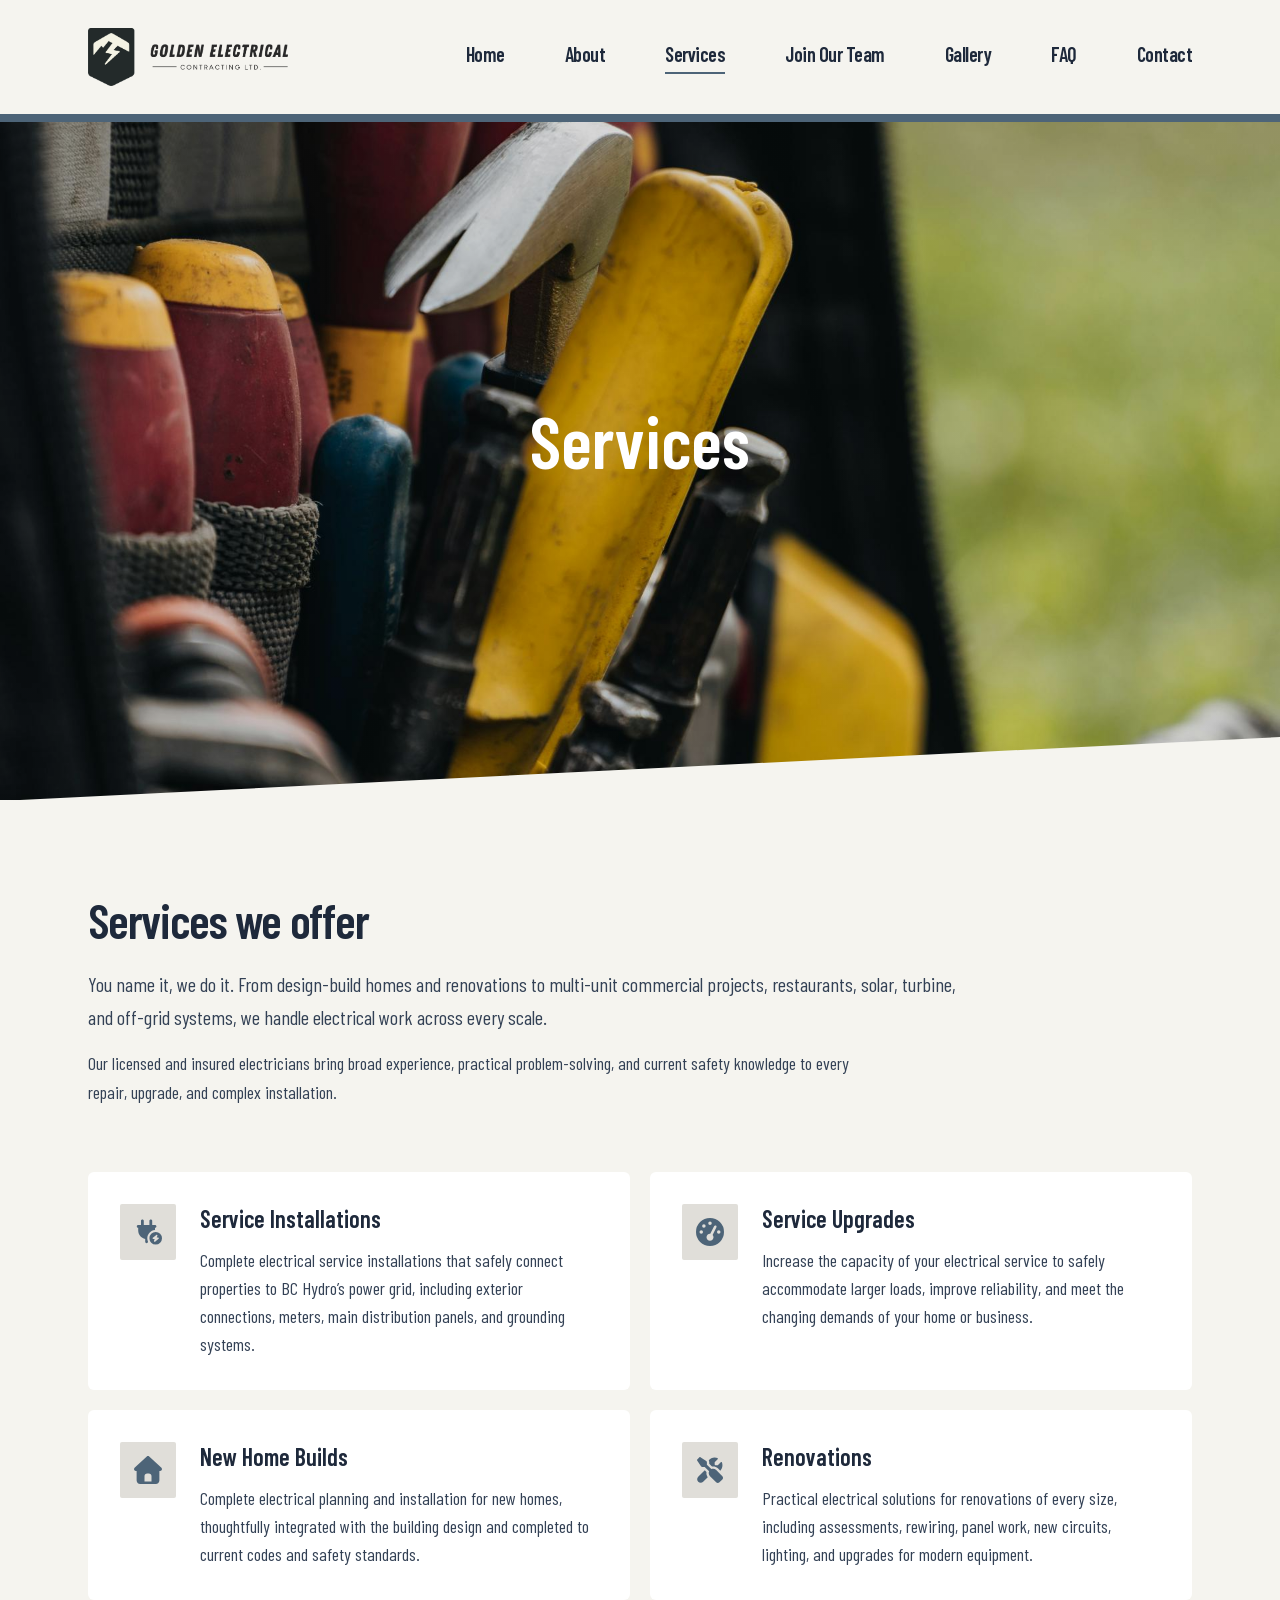
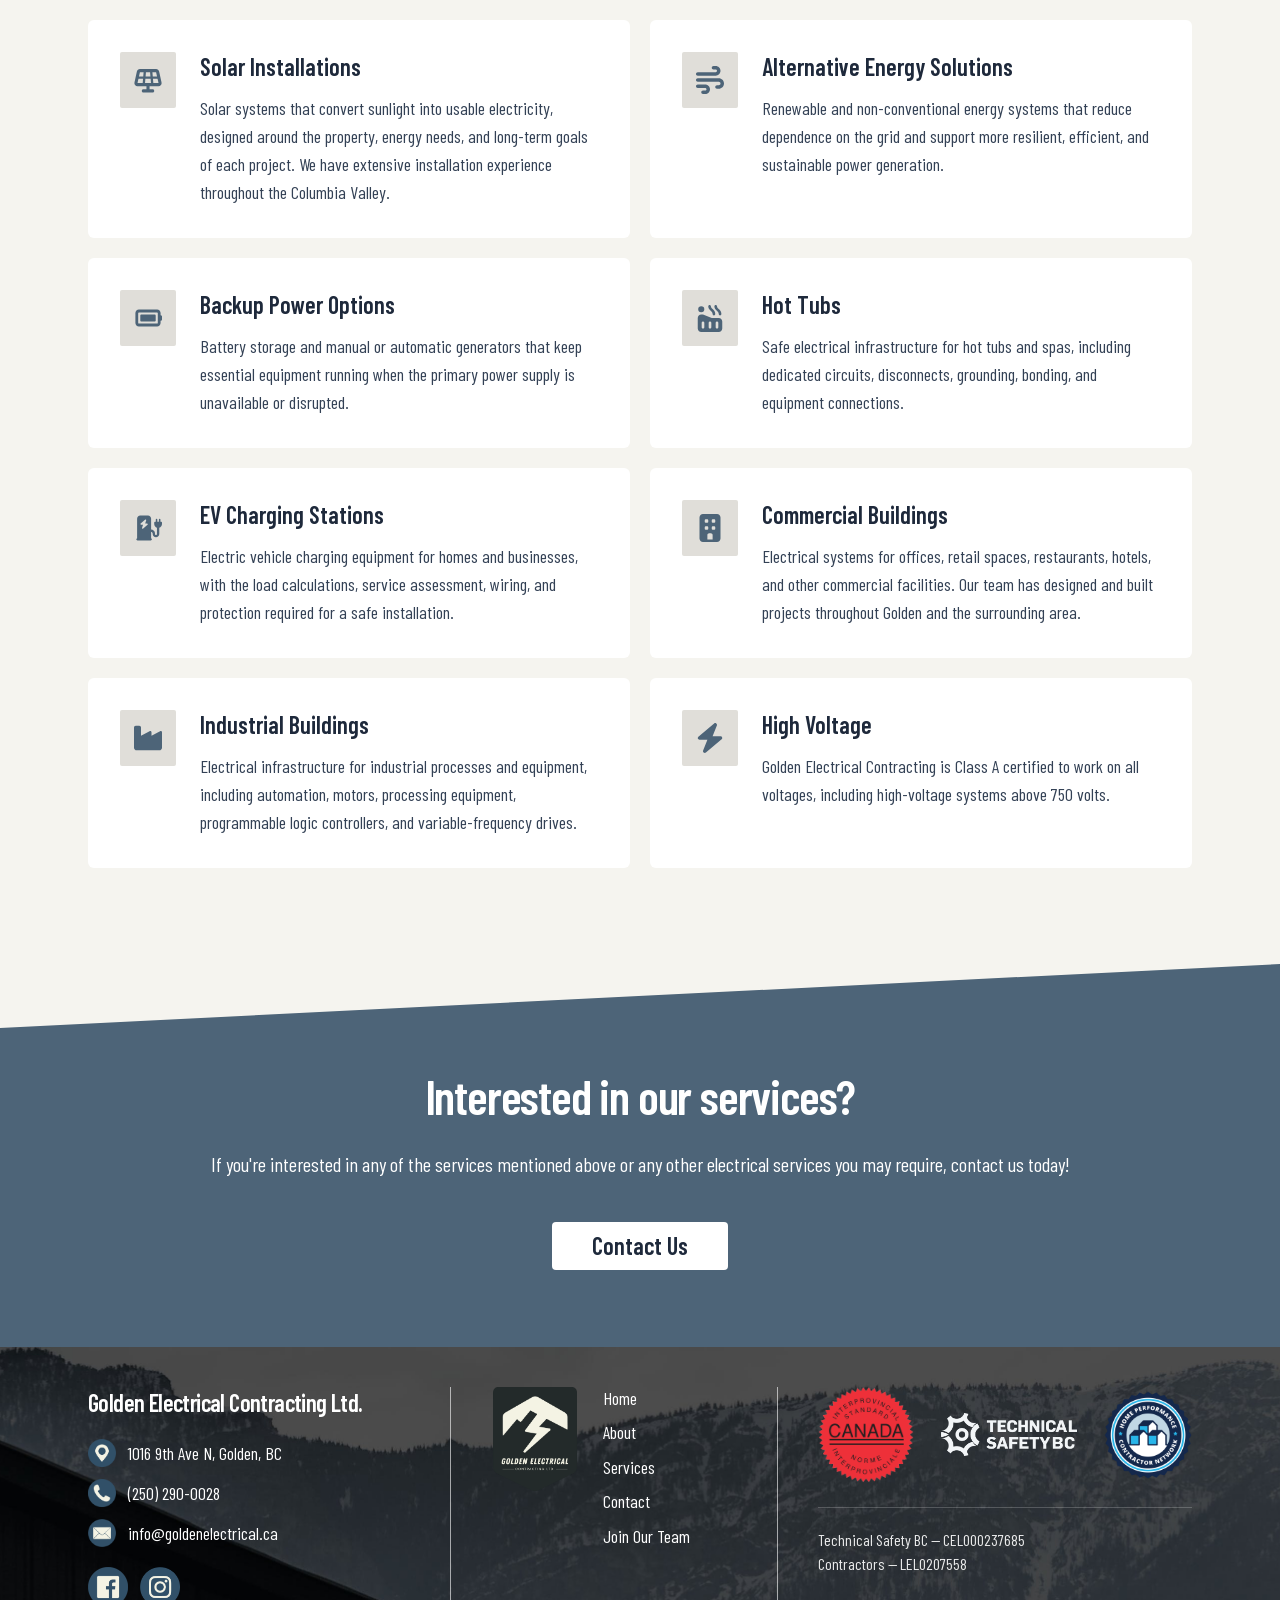
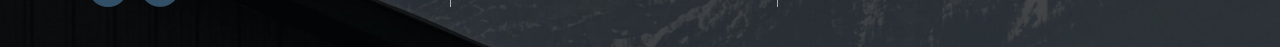
<file: services/index.html>
<!DOCTYPE html><html lang="en-CA"><head><meta data-static-security="true" http-equiv="Content-Security-Policy" content="default-src 'self'; script-src 'self' https://challenges.cloudflare.com 'sha256-TLRwKE2ufrEbrSB5jxIBiDMv+OScaVsYI8sH5I642KI=' 'sha256-cBwH8Og8R+QV5Snm6UAujNybPk+K85KLSgHJzaAHK8o='; script-src-attr 'none'; style-src 'self' 'unsafe-inline'; img-src 'self' data: blob:; font-src 'self'; media-src 'self' blob:; connect-src 'self' https://golden-electrical-contact-mailer.millerjack52.workers.dev https://challenges.cloudflare.com; frame-src https://challenges.cloudflare.com https://maps.google.com https://www.google.com; object-src 'none'; base-uri 'none'; form-action 'self'"><meta data-static-security="true" name="referrer" content="strict-origin-when-cross-origin"><meta charSet="utf-8" data-next-head=""/><meta name="viewport" content="width=device-width, initial-scale=1.0" data-next-head=""/><title data-next-head="">Electrical Services in Golden, BC | Golden Electrical</title><meta name="description" content="Explore electrical services in Golden, BC, including service upgrades, new builds, renovations, solar, backup power, EV charging and commercial work." data-next-head=""/><meta name="robots" content="index,follow,max-image-preview:large,max-snippet:-1,max-video-preview:-1" data-next-head=""/><meta name="theme-color" content="#4D6478" data-next-head=""/><link rel="canonical" href="https://goldenelectrical.ca/services/" data-next-head=""/><meta property="og:type" content="website" data-next-head=""/><meta property="og:locale" content="en_CA" data-next-head=""/><meta property="og:site_name" content="Golden Electrical Contracting Ltd." data-next-head=""/><meta property="og:title" content="Electrical Services in Golden, BC | Golden Electrical" data-next-head=""/><meta property="og:description" content="Explore electrical services in Golden, BC, including service upgrades, new builds, renovations, solar, backup power, EV charging and commercial work." data-next-head=""/><meta property="og:url" content="https://goldenelectrical.ca/services/" data-next-head=""/><meta property="og:image" content="https://goldenelectrical.ca/images/site/d7147482-tools-golden-electrical-contracting-5.jpg" data-next-head=""/><meta property="og:image:width" content="1920" data-next-head=""/><meta property="og:image:height" content="1280" data-next-head=""/><meta property="og:image:alt" content="Services - Golden Electrical Contracting Ltd." data-next-head=""/><meta name="twitter:card" content="summary_large_image" data-next-head=""/><meta name="twitter:title" content="Electrical Services in Golden, BC | Golden Electrical" data-next-head=""/><meta name="twitter:description" content="Explore electrical services in Golden, BC, including service upgrades, new builds, renovations, solar, backup power, EV charging and commercial work." data-next-head=""/><meta name="twitter:image" content="https://goldenelectrical.ca/images/site/d7147482-tools-golden-electrical-contracting-5.jpg" data-next-head=""/><meta name="twitter:image:alt" content="Services - Golden Electrical Contracting Ltd." data-next-head=""/><link rel="icon" href="/favicons/favicon.ico" sizes="any"/><link rel="apple-touch-icon" sizes="180x180" href="/favicons/apple-touch-icon.png"/><link rel="icon" type="image/png" sizes="32x32" href="/favicons/favicon-32x32.png"/><link rel="icon" type="image/png" sizes="16x16" href="/favicons/favicon-16x16.png"/><link rel="manifest" href="/favicons/site.webmanifest"/><link rel="mask-icon" href="/favicons/safari-pinned-tab.svg" color="#ffffff"/><meta name="msapplication-TileColor" content="#4D6478"/><meta name="theme-color" content="#4D6478"/><link rel="preload" href="/_next/static/media/3667c091265cf81b-s.p.woff2" as="font" type="font/woff2" crossorigin="anonymous" data-next-font="size-adjust"/><link rel="preload" href="/_next/static/media/5fb5c05ff73c0616-s.p.woff2" as="font" type="font/woff2" crossorigin="anonymous" data-next-font="size-adjust"/><link rel="preload" href="/_next/static/media/4ec9137e8f7fd974-s.p.woff2" as="font" type="font/woff2" crossorigin="anonymous" data-next-font="size-adjust"/><link rel="preload" href="/_next/static/media/1f54c84255ccf44e-s.p.woff2" as="font" type="font/woff2" crossorigin="anonymous" data-next-font="size-adjust"/><link rel="preload" href="/_next/static/media/c150f0c57bc48529-s.p.woff2" as="font" type="font/woff2" crossorigin="anonymous" data-next-font="size-adjust"/><link rel="preload" href="/_next/static/media/437e5f23c97e320c-s.p.woff2" as="font" type="font/woff2" crossorigin="anonymous" data-next-font="size-adjust"/><link rel="preload" href="/_next/static/media/eeb8a9ff846037ce-s.p.woff2" as="font" type="font/woff2" crossorigin="anonymous" data-next-font="size-adjust"/><link rel="preload" href="/_next/static/css/e543796487d61733.css" as="style"/><script type="application/ld+json" data-next-head="">{"@context":"https://schema.org","@graph":[{"@type":"WebSite","@id":"https://goldenelectrical.ca/#website","url":"https://goldenelectrical.ca/","name":"Golden Electrical Contracting Ltd.","alternateName":"Golden Electrical","inLanguage":"en-CA","publisher":{"@id":"https://goldenelectrical.ca/#business"}},{"@type":"WebPage","@id":"https://goldenelectrical.ca/services/#webpage","url":"https://goldenelectrical.ca/services/","name":"Electrical Services in Golden, BC | Golden Electrical","description":"Explore electrical services in Golden, BC, including service upgrades, new builds, renovations, solar, backup power, EV charging and commercial work.","inLanguage":"en-CA","isPartOf":{"@id":"https://goldenelectrical.ca/#website"},"breadcrumb":{"@id":"https://goldenelectrical.ca/services/#breadcrumb"}},{"@type":"BreadcrumbList","@id":"https://goldenelectrical.ca/services/#breadcrumb","itemListElement":[{"@type":"ListItem","position":1,"name":"Home","item":"https://goldenelectrical.ca/"},{"@type":"ListItem","position":2,"name":"Services","item":"https://goldenelectrical.ca/services/"}]}]}</script><link rel="stylesheet" href="/_next/static/css/e543796487d61733.css" data-n-g=""/><noscript data-n-css=""></noscript><script defer="" noModule="" src="/_next/static/chunks/polyfills-42372ed130431b0a.js"></script><script src="/_next/static/chunks/webpack-f864a508f152d7ef.js" defer=""></script><script src="/_next/static/chunks/framework-ff5b1472d313c06b.js" defer=""></script><script src="/_next/static/chunks/main-58c77dce01407ae3.js" defer=""></script><script src="/_next/static/chunks/pages/_app-00c80da57bbd1ad4.js" defer=""></script><script src="/_next/static/chunks/643-2f2cc8a1ead2cac9.js" defer=""></script><script src="/_next/static/chunks/33-7ff4e3c8e54abf59.js" defer=""></script><script src="/_next/static/chunks/pages/%5Buid%5D-9b37e677ae207f34.js" defer=""></script><script src="/_next/static/r-fLK3LKUF6xxCNmI8oul/_buildManifest.js" defer=""></script><script src="/_next/static/r-fLK3LKUF6xxCNmI8oul/_ssgManifest.js" defer=""></script><style id="__jsx-1494878521">html{--font-barlow:'Barlow Condensed', 'Barlow Condensed Fallback'}</style></head><body class="antialiased"><div id="__next"><div class="jsx-1494878521 fixed z-[9999999] flex h-[100%] w-full flex-col items-center justify-center bg-white transition-all invisible opacity-0"><img alt="Loading..." loading="lazy" width="250" height="100" decoding="async" data-nimg="1" style="color:transparent" src="/images/logo.png"/><svg data-prefix="fas" data-icon="spinner" class="svg-inline--fa fa-spinner text-backgroundDarkBlue fa-spin fa-3x" role="img" viewBox="0 0 512 512" aria-hidden="true"><path fill="currentColor" d="M208 48a48 48 0 1 1 96 0 48 48 0 1 1 -96 0zm0 416a48 48 0 1 1 96 0 48 48 0 1 1 -96 0zM48 208a48 48 0 1 1 0 96 48 48 0 1 1 0-96zm368 48a48 48 0 1 1 96 0 48 48 0 1 1 -96 0zM75 369.1A48 48 0 1 1 142.9 437 48 48 0 1 1 75 369.1zM75 75A48 48 0 1 1 142.9 142.9 48 48 0 1 1 75 75zM437 369.1A48 48 0 1 1 369.1 437 48 48 0 1 1 437 369.1z"></path></svg></div><main class="jsx-1494878521 __variable_58a2cf font-sans"><div class="text-slate-800"><header data-collapsible="true" class="py-8 md:py-7 navbar fixed right-0 left-0 z-[200] border-b-8 border-backgroundDarkBlue bg-backgroundLight" id="header"><div class="mx-auto w-full max-w-6xl px-6"><div class="flex flex-nowrap items-center justify-between gap-x-6 gap-y-3 leading-none"><a class="z-[200] shrink text-xl font-semibold tracking-tight" href="/"><img alt="" loading="lazy" width="1273" height="367" decoding="async" data-nimg="1" class="w-[200px]" style="color:transparent" src="/images/site/02c0e597-godlen-electrical-logo.png"/></a><nav class="mynav hidden shrink-0 md:block"><ul class="flex flex-nowrap gap-6 text-xl md:gap-10"><li class="relative border-b-2 pb-1 font-semibold tracking-tight text-slate-800 transition-colors duration-150 border-transparent hover:border-backgroundDarkBlue"><a href="/">Home</a></li><li class="relative border-b-2 pb-1 font-semibold tracking-tight text-slate-800 transition-colors duration-150 border-transparent hover:border-backgroundDarkBlue"><a href="/about/">About</a></li><li class="relative border-b-2 pb-1 font-semibold tracking-tight text-slate-800 transition-colors duration-150 border-backgroundDarkBlue"><a href="/services/">Services</a></li><li class="relative border-b-2 pb-1 font-semibold tracking-tight text-slate-800 transition-colors duration-150 border-transparent hover:border-backgroundDarkBlue"><a href="/careers/">Join Our Team</a></li><li class="relative border-b-2 pb-1 font-semibold tracking-tight text-slate-800 transition-colors duration-150 border-transparent hover:border-backgroundDarkBlue"><a href="/gallery/">Gallery</a></li><li class="relative border-b-2 pb-1 font-semibold tracking-tight text-slate-800 transition-colors duration-150 border-transparent hover:border-backgroundDarkBlue"><a href="/#frequently-asked-questions">FAQ</a></li><li class="relative border-b-2 pb-1 font-semibold tracking-tight text-slate-800 transition-colors duration-150 border-transparent hover:border-backgroundDarkBlue"><a href="/contact/">Contact</a></li></ul></nav><svg data-prefix="fas" data-icon="bars" class="svg-inline--fa fa-bars z-[200] text-3xl hover:cursor-pointer md:hidden" role="img" viewBox="0 0 448 512" aria-hidden="true"><path fill="currentColor" d="M0 96C0 78.3 14.3 64 32 64l384 0c17.7 0 32 14.3 32 32s-14.3 32-32 32L32 128C14.3 128 0 113.7 0 96zM0 256c0-17.7 14.3-32 32-32l384 0c17.7 0 32 14.3 32 32s-14.3 32-32 32L32 288c-17.7 0-32-14.3-32-32zM448 416c0 17.7-14.3 32-32 32L32 448c-17.7 0-32-14.3-32-32s14.3-32 32-32l384 0c17.7 0 32 14.3 32 32z"></path></svg></div></div></header><main class="overflow-x-clip"><section style="background-image:linear-gradient(rgba(0, 0, 0, 0.15), rgba(0, 0, 0, 0.15)), url(/images/site/d7147482-tools-golden-electrical-contracting-5.jpg)" class="relative flex h-[400px] flex-col items-center justify-center overflow-hidden bg-cover bg-center pt-[50px] text-5xl font-semibold md:h-[800px] md:pt-[80px] md:text-7xl"><h1 data-aos="section-from-bottom-left" data-aos-duration="850" data-aos-once="true" class="mx-auto w-full max-w-6xl px-6 title relative mt-[40px] block text-center text-white md:mt-0">Services</h1></section><section data-collapsible="true" class="slanted-content-spacing slanted-section overflow-x-clip bg-backgroundLight leading-relaxed"><div data-aos="section-from-top-right" data-aos-duration="850" data-aos-once="true" class="mx-auto w-full max-w-6xl px-6"><header class="max-w-4xl"><h2 class="text-4xl font-semibold leading-tight tracking-tight md:text-5xl">Services we offer</h2><p class="mt-6 text-xl leading-relaxed text-slate-700">You name it, we do it. From design-build homes and renovations to multi-unit commercial projects, restaurants, solar, turbine, and off-grid systems, we handle electrical work across every scale.</p><p class="mt-4 max-w-3xl text-lg leading-relaxed text-slate-700">Our licensed and insured electricians bring broad experience, practical problem-solving, and current safety knowledge to every repair, upgrade, and complex installation.</p></header><div class="mt-12 grid gap-5 md:mt-16 lg:grid-cols-2"><article class="flex h-full flex-col gap-5 rounded-md bg-white p-6 sm:flex-row md:gap-6 md:p-8"><div class="flex h-14 w-14 shrink-0 items-center justify-center rounded-sm bg-backgroundDark p-3"><svg data-prefix="fas" data-icon="plug-circle-bolt" class="svg-inline--fa fa-plug-circle-bolt h-7 w-7 text-backgroundDarkBlue fa-fw" role="img" viewBox="0 0 640 512" aria-hidden="true"><path fill="currentColor" d="M192-32c17.7 0 32 14.3 32 32l0 96 128 0 0-96c0-17.7 14.3-32 32-32s32 14.3 32 32l0 96 64 0c17.7 0 32 14.3 32 32s-14.3 32-32 32l0 48.7c-98.6 8.1-176 90.7-176 191.3 0 27.3 5.7 53.3 16 76.9l0 3.1c0 17.7-14.3 32-32 32s-32-14.3-32-32l0-66.7C165.2 398.1 96 319.1 96 224l0-64c-17.7 0-32-14.3-32-32S78.3 96 96 96l64 0 0-96c0-17.7 14.3-32 32-32zM352 400a144 144 0 1 1 288 0 144 144 0 1 1 -288 0zm177.4-77c-5.8-4.2-13.8-4-19.4 .5l-80 64c-5.3 4.2-7.4 11.4-5.1 17.8S433.2 416 440 416l32.9 0-15.9 42.4c-2.5 6.7-.2 14.3 5.6 18.6s13.8 4 19.4-.5l80-64c5.3-4.2 7.4-11.4 5.1-17.8S558.8 384 552 384l-32.9 0 15.9-42.4c2.5-6.7 .2-14.3-5.6-18.6z"></path></svg></div><div><h3 class="text-2xl font-semibold leading-tight">Service Installations</h3><p class="mt-3 text-base leading-relaxed text-slate-700 md:text-lg">Complete electrical service installations that safely connect properties to BC Hydro’s power grid, including exterior connections, meters, main distribution panels, and grounding systems.</p></div></article><article class="flex h-full flex-col gap-5 rounded-md bg-white p-6 sm:flex-row md:gap-6 md:p-8"><div class="flex h-14 w-14 shrink-0 items-center justify-center rounded-sm bg-backgroundDark p-3"><svg data-prefix="fas" data-icon="gauge-high" class="svg-inline--fa fa-gauge-high h-7 w-7 text-backgroundDarkBlue fa-fw" role="img" viewBox="0 0 512 512" aria-hidden="true"><path fill="currentColor" d="M0 256a256 256 0 1 1 512 0 256 256 0 1 1 -512 0zM288 96a32 32 0 1 0 -64 0 32 32 0 1 0 64 0zM256 416c35.3 0 64-28.7 64-64 0-16.2-6-31.1-16-42.3l69.5-138.9c5.9-11.9 1.1-26.3-10.7-32.2s-26.3-1.1-32.2 10.7L261.1 288.2c-1.7-.1-3.4-.2-5.1-.2-35.3 0-64 28.7-64 64s28.7 64 64 64zM176 144a32 32 0 1 0 -64 0 32 32 0 1 0 64 0zM96 288a32 32 0 1 0 0-64 32 32 0 1 0 0 64zm352-32a32 32 0 1 0 -64 0 32 32 0 1 0 64 0z"></path></svg></div><div><h3 class="text-2xl font-semibold leading-tight">Service Upgrades</h3><p class="mt-3 text-base leading-relaxed text-slate-700 md:text-lg">Increase the capacity of your electrical service to safely accommodate larger loads, improve reliability, and meet the changing demands of your home or business.</p></div></article><article class="flex h-full flex-col gap-5 rounded-md bg-white p-6 sm:flex-row md:gap-6 md:p-8"><div class="flex h-14 w-14 shrink-0 items-center justify-center rounded-sm bg-backgroundDark p-3"><svg data-prefix="fas" data-icon="house" class="svg-inline--fa fa-house h-7 w-7 text-backgroundDarkBlue fa-fw" role="img" viewBox="0 0 512 512" aria-hidden="true"><path fill="currentColor" d="M277.8 8.6c-12.3-11.4-31.3-11.4-43.5 0l-224 208c-9.6 9-12.8 22.9-8 35.1S18.8 272 32 272l16 0 0 176c0 35.3 28.7 64 64 64l288 0c35.3 0 64-28.7 64-64l0-176 16 0c13.2 0 25-8.1 29.8-20.3s1.6-26.2-8-35.1l-224-208zM240 320l32 0c26.5 0 48 21.5 48 48l0 96-128 0 0-96c0-26.5 21.5-48 48-48z"></path></svg></div><div><h3 class="text-2xl font-semibold leading-tight">New Home Builds</h3><p class="mt-3 text-base leading-relaxed text-slate-700 md:text-lg">Complete electrical planning and installation for new homes, thoughtfully integrated with the building design and completed to current codes and safety standards.</p></div></article><article class="flex h-full flex-col gap-5 rounded-md bg-white p-6 sm:flex-row md:gap-6 md:p-8"><div class="flex h-14 w-14 shrink-0 items-center justify-center rounded-sm bg-backgroundDark p-3"><svg data-prefix="fas" data-icon="screwdriver-wrench" class="svg-inline--fa fa-screwdriver-wrench h-7 w-7 text-backgroundDarkBlue fa-fw" role="img" viewBox="0 0 576 512" aria-hidden="true"><path fill="currentColor" d="M70.8-6.7c5.4-5.4 13.8-6.2 20.2-2L209.9 70.5c8.9 5.9 14.2 15.9 14.2 26.6l0 49.6 90.8 90.8c33.3-15 73.9-8.9 101.2 18.5L542.2 382.1c18.7 18.7 18.7 49.1 0 67.9l-60.1 60.1c-18.7 18.7-49.1 18.7-67.9 0L288.1 384c-27.4-27.4-33.5-67.9-18.5-101.2l-90.8-90.8-49.6 0c-10.7 0-20.7-5.3-26.6-14.2L23.4 58.9c-4.2-6.3-3.4-14.8 2-20.2L70.8-6.7zm145 303.5c-6.3 36.9 2.3 75.9 26.2 107.2l-94.9 95c-28.1 28.1-73.7 28.1-101.8 0s-28.1-73.7 0-101.8l135.4-135.5 35.2 35.1zM384.1 0c20.1 0 39.4 3.7 57.1 10.5 10 3.8 11.8 16.5 4.3 24.1L388.8 91.3c-3 3-4.7 7.1-4.7 11.3l0 41.4c0 8.8 7.2 16 16 16l41.4 0c4.2 0 8.3-1.7 11.3-4.7l56.7-56.7c7.6-7.5 20.3-5.7 24.1 4.3 6.8 17.7 10.5 37 10.5 57.1 0 43.2-17.2 82.3-45 111.1l-49.1-49.1c-33.1-33-78.5-45.7-121.1-38.4l-56.8-56.8 0-29.7-.2-5c-.8-12.4-4.4-24.3-10.5-34.9 29.4-35 73.4-57.2 122.7-57.3z"></path></svg></div><div><h3 class="text-2xl font-semibold leading-tight">Renovations</h3><p class="mt-3 text-base leading-relaxed text-slate-700 md:text-lg">Practical electrical solutions for renovations of every size, including assessments, rewiring, panel work, new circuits, lighting, and upgrades for modern equipment.</p></div></article><article class="flex h-full flex-col gap-5 rounded-md bg-white p-6 sm:flex-row md:gap-6 md:p-8"><div class="flex h-14 w-14 shrink-0 items-center justify-center rounded-sm bg-backgroundDark p-3"><svg data-prefix="fas" data-icon="solar-panel" class="svg-inline--fa fa-solar-panel h-7 w-7 text-backgroundDarkBlue fa-fw" role="img" viewBox="0 0 576 512" aria-hidden="true"><path fill="currentColor" d="M121.8 32c-30 0-56 20.8-62.5 50.1L9.6 306.1C.7 346.1 31.1 384 72 384l184.1 0 0 64-64 0c-17.7 0-32 14.3-32 32s14.3 32 32 32l192 0c17.7 0 32-14.3 32-32s-14.3-32-32-32l-64 0 0-64 184.1 0c40.9 0 71.4-37.9 62.5-77.9l-49.8-224C510.4 52.8 484.5 32 454.5 32L121.8 32zM245.6 96l85.2 0 7.3 88-99.8 0 7.3-88zm-55.5 88l-87.8 0 19.6-88 75.6 0-7.3 88zM91.6 232l94.5 0-7.3 88-106.7 0 19.6-88zm142.6 0l107.8 0 7.3 88-122.5 0 7.3-88zm156 0l94.5 0 19.6 88-106.7 0-7.3-88zM474 184l-87.8 0-7.3-88 75.6 0 19.6 88z"></path></svg></div><div><h3 class="text-2xl font-semibold leading-tight">Solar Installations</h3><p class="mt-3 text-base leading-relaxed text-slate-700 md:text-lg">Solar systems that convert sunlight into usable electricity, designed around the property, energy needs, and long-term goals of each project. We have extensive installation experience throughout the Columbia Valley.</p></div></article><article class="flex h-full flex-col gap-5 rounded-md bg-white p-6 sm:flex-row md:gap-6 md:p-8"><div class="flex h-14 w-14 shrink-0 items-center justify-center rounded-sm bg-backgroundDark p-3"><svg data-prefix="fas" data-icon="wind" class="svg-inline--fa fa-wind h-7 w-7 text-backgroundDarkBlue fa-fw" role="img" viewBox="0 0 512 512" aria-hidden="true"><path fill="currentColor" d="M288 32c0 17.7 14.3 32 32 32l40 0c13.3 0 24 10.7 24 24s-10.7 24-24 24L32 112c-17.7 0-32 14.3-32 32s14.3 32 32 32l328 0c48.6 0 88-39.4 88-88S408.6 0 360 0L320 0c-17.7 0-32 14.3-32 32zm64 352c0 17.7 14.3 32 32 32l32 0c53 0 96-43 96-96s-43-96-96-96L32 224c-17.7 0-32 14.3-32 32s14.3 32 32 32l384 0c17.7 0 32 14.3 32 32s-14.3 32-32 32l-32 0c-17.7 0-32 14.3-32 32zM128 512l40 0c48.6 0 88-39.4 88-88s-39.4-88-88-88L32 336c-17.7 0-32 14.3-32 32s14.3 32 32 32l136 0c13.3 0 24 10.7 24 24s-10.7 24-24 24l-40 0c-17.7 0-32 14.3-32 32s14.3 32 32 32z"></path></svg></div><div><h3 class="text-2xl font-semibold leading-tight">Alternative Energy Solutions</h3><p class="mt-3 text-base leading-relaxed text-slate-700 md:text-lg">Renewable and non-conventional energy systems that reduce dependence on the grid and support more resilient, efficient, and sustainable power generation.</p></div></article><article class="flex h-full flex-col gap-5 rounded-md bg-white p-6 sm:flex-row md:gap-6 md:p-8"><div class="flex h-14 w-14 shrink-0 items-center justify-center rounded-sm bg-backgroundDark p-3"><svg data-prefix="fas" data-icon="battery-full" class="svg-inline--fa fa-battery-full h-7 w-7 text-backgroundDarkBlue fa-fw" role="img" viewBox="0 0 640 512" aria-hidden="true"><path fill="currentColor" d="M528 128c8.8 0 16 7.2 16 16l0 224c0 8.8-7.2 16-16 16l-416 0c-8.8 0-16-7.2-16-16l0-224c0-8.8 7.2-16 16-16l416 0zM112 64c-44.2 0-80 35.8-80 80l0 224c0 44.2 35.8 80 80 80l416 0c44.2 0 80-35.8 80-80l0-48c17.7 0 32-14.3 32-32l0-64c0-17.7-14.3-32-32-32l0-48c0-44.2-35.8-80-80-80L112 64zm56 112c-13.3 0-24 10.7-24 24l0 112c0 13.3 10.7 24 24 24l304 0c13.3 0 24-10.7 24-24l0-112c0-13.3-10.7-24-24-24l-304 0z"></path></svg></div><div><h3 class="text-2xl font-semibold leading-tight">Backup Power Options</h3><p class="mt-3 text-base leading-relaxed text-slate-700 md:text-lg">Battery storage and manual or automatic generators that keep essential equipment running when the primary power supply is unavailable or disrupted.</p></div></article><article class="flex h-full flex-col gap-5 rounded-md bg-white p-6 sm:flex-row md:gap-6 md:p-8"><div class="flex h-14 w-14 shrink-0 items-center justify-center rounded-sm bg-backgroundDark p-3"><svg data-prefix="fas" data-icon="hot-tub-person" class="svg-inline--fa fa-hot-tub-person h-7 w-7 text-backgroundDarkBlue fa-fw" role="img" viewBox="0 0 448 512" aria-hidden="true"><path fill="currentColor" d="M240 40c0 13.6 5.8 26.5 15.8 35.6l26.5 23.8c24 21.6 37.7 52.3 37.7 84.6 0 13.3-10.7 24-24 24s-24-10.7-24-24c0-18.7-7.9-36.4-21.8-48.9l-26.5-23.8C203.5 93.1 192 67.2 192 40 192 26.7 202.7 16 216 16s24 10.7 24 24zM0 336l0-80c0-35.3 28.7-64 64-64l19.7 0c8.1 0 16.2 1.6 23.8 4.6l137.1 54.8c7.6 3 15.6 4.6 23.8 4.6L384 256c35.3 0 64 28.7 64 64l0 128c0 35.3-28.7 64-64 64L64 512c-35.3 0-64-28.7-64-64L0 336zm96-16c-13.3 0-24 10.7-24 24l0 80c0 13.3 10.7 24 24 24s24-10.7 24-24l0-80c0-13.3-10.7-24-24-24zm152 24c0-13.3-10.7-24-24-24s-24 10.7-24 24l0 80c0 13.3 10.7 24 24 24s24-10.7 24-24l0-80zm104-24c-13.3 0-24 10.7-24 24l0 80c0 13.3 10.7 24 24 24s24-10.7 24-24l0-80c0-13.3-10.7-24-24-24zM328 16c13.3 0 24 10.7 24 24 0 13.6 5.8 26.5 15.8 35.6l26.5 23.8c24 21.6 37.7 52.3 37.7 84.6 0 13.3-10.7 24-24 24s-24-10.7-24-24c0-18.7-7.9-36.4-21.8-48.9l-26.5-23.8C315.5 93.1 304 67.2 304 40 304 26.7 314.7 16 328 16zM64 40a56 56 0 1 1 0 112 56 56 0 1 1 0-112z"></path></svg></div><div><h3 class="text-2xl font-semibold leading-tight">Hot Tubs</h3><p class="mt-3 text-base leading-relaxed text-slate-700 md:text-lg">Safe electrical infrastructure for hot tubs and spas, including dedicated circuits, disconnects, grounding, bonding, and equipment connections.</p></div></article><article class="flex h-full flex-col gap-5 rounded-md bg-white p-6 sm:flex-row md:gap-6 md:p-8"><div class="flex h-14 w-14 shrink-0 items-center justify-center rounded-sm bg-backgroundDark p-3"><svg data-prefix="fas" data-icon="charging-station" class="svg-inline--fa fa-charging-station h-7 w-7 text-backgroundDarkBlue fa-fw" role="img" viewBox="0 0 576 512" aria-hidden="true"><path fill="currentColor" d="M64 64C64 28.7 92.7 0 128 0L288 0c35.3 0 64 28.7 64 64l0 224c44.2 0 80 35.8 80 80l0 12c0 11 9 20 20 20s20-9 20-20l0-127.7c-32.5-10.2-56-40.5-56-76.3l0-32c0-8.8 7.2-16 16-16l16 0 0-48c0-8.8 7.2-16 16-16s16 7.2 16 16l0 48 32 0 0-48c0-8.8 7.2-16 16-16s16 7.2 16 16l0 48 16 0c8.8 0 16 7.2 16 16l0 32c0 35.8-23.5 66.1-56 76.3L520 380c0 37.6-30.4 68-68 68s-68-30.4-68-68l0-12c0-17.7-14.3-32-32-32l0 129.4c9.3 3.3 16 12.2 16 22.6 0 13.3-10.7 24-24 24L72 512c-13.3 0-24-10.7-24-24 0-10.5 6.7-19.3 16-22.6L64 64zm82.7 125.7l39 0-20.9 66.9c-2.4 7.6 3.3 15.4 11.3 15.4 2.9 0 5.6-1 7.8-2.9l94.6-82c3.1-2.7 4.9-6.6 4.9-10.7 0-7.8-6.3-14.1-14.1-14.1l-39 0 20.9-66.9c2.4-7.6-3.3-15.4-11.3-15.4-2.9 0-5.6 1-7.8 2.9l-94.6 82c-3.1 2.7-4.9 6.6-4.9 10.7 0 7.8 6.3 14.1 14.1 14.1z"></path></svg></div><div><h3 class="text-2xl font-semibold leading-tight">EV Charging Stations</h3><p class="mt-3 text-base leading-relaxed text-slate-700 md:text-lg">Electric vehicle charging equipment for homes and businesses, with the load calculations, service assessment, wiring, and protection required for a safe installation.</p></div></article><article class="flex h-full flex-col gap-5 rounded-md bg-white p-6 sm:flex-row md:gap-6 md:p-8"><div class="flex h-14 w-14 shrink-0 items-center justify-center rounded-sm bg-backgroundDark p-3"><svg data-prefix="fas" data-icon="building" class="svg-inline--fa fa-building h-7 w-7 text-backgroundDarkBlue fa-fw" role="img" viewBox="0 0 384 512" aria-hidden="true"><path fill="currentColor" d="M64 0C28.7 0 0 28.7 0 64L0 448c0 35.3 28.7 64 64 64l256 0c35.3 0 64-28.7 64-64l0-384c0-35.3-28.7-64-64-64L64 0zM176 352l32 0c17.7 0 32 14.3 32 32l0 80-96 0 0-80c0-17.7 14.3-32 32-32zM96 112c0-8.8 7.2-16 16-16l32 0c8.8 0 16 7.2 16 16l0 32c0 8.8-7.2 16-16 16l-32 0c-8.8 0-16-7.2-16-16l0-32zM240 96l32 0c8.8 0 16 7.2 16 16l0 32c0 8.8-7.2 16-16 16l-32 0c-8.8 0-16-7.2-16-16l0-32c0-8.8 7.2-16 16-16zM96 240c0-8.8 7.2-16 16-16l32 0c8.8 0 16 7.2 16 16l0 32c0 8.8-7.2 16-16 16l-32 0c-8.8 0-16-7.2-16-16l0-32zm144-16l32 0c8.8 0 16 7.2 16 16l0 32c0 8.8-7.2 16-16 16l-32 0c-8.8 0-16-7.2-16-16l0-32c0-8.8 7.2-16 16-16z"></path></svg></div><div><h3 class="text-2xl font-semibold leading-tight">Commercial Buildings</h3><p class="mt-3 text-base leading-relaxed text-slate-700 md:text-lg">Electrical systems for offices, retail spaces, restaurants, hotels, and other commercial facilities. Our team has designed and built projects throughout Golden and the surrounding area.</p></div></article><article class="flex h-full flex-col gap-5 rounded-md bg-white p-6 sm:flex-row md:gap-6 md:p-8"><div class="flex h-14 w-14 shrink-0 items-center justify-center rounded-sm bg-backgroundDark p-3"><svg data-prefix="fas" data-icon="industry" class="svg-inline--fa fa-industry h-7 w-7 text-backgroundDarkBlue fa-fw" role="img" viewBox="0 0 512 512" aria-hidden="true"><path fill="currentColor" d="M32 32C14.3 32 0 46.3 0 64L0 432c0 26.5 21.5 48 48 48l416 0c26.5 0 48-21.5 48-48l0-279.8c0-18.2-19.4-29.7-35.4-21.1l-156.6 84.3 0-63.2c0-18.2-19.4-29.7-35.4-21.1L128 215.4 128 64c0-17.7-14.3-32-32-32L32 32z"></path></svg></div><div><h3 class="text-2xl font-semibold leading-tight">Industrial Buildings</h3><p class="mt-3 text-base leading-relaxed text-slate-700 md:text-lg">Electrical infrastructure for industrial processes and equipment, including automation, motors, processing equipment, programmable logic controllers, and variable-frequency drives.</p></div></article><article class="flex h-full flex-col gap-5 rounded-md bg-white p-6 sm:flex-row md:gap-6 md:p-8"><div class="flex h-14 w-14 shrink-0 items-center justify-center rounded-sm bg-backgroundDark p-3"><svg data-prefix="fas" data-icon="bolt" class="svg-inline--fa fa-bolt h-7 w-7 text-backgroundDarkBlue fa-fw" role="img" viewBox="0 0 448 512" aria-hidden="true"><path fill="currentColor" d="M338.8-9.9c11.9 8.6 16.3 24.2 10.9 37.8L271.3 224 416 224c13.5 0 25.5 8.4 30.1 21.1s.7 26.9-9.6 35.5l-288 240c-11.3 9.4-27.4 9.9-39.3 1.3s-16.3-24.2-10.9-37.8L176.7 288 32 288c-13.5 0-25.5-8.4-30.1-21.1s-.7-26.9 9.6-35.5l288-240c11.3-9.4 27.4-9.9 39.3-1.3z"></path></svg></div><div><h3 class="text-2xl font-semibold leading-tight">High Voltage</h3><p class="mt-3 text-base leading-relaxed text-slate-700 md:text-lg">Golden Electrical Contracting is Class A certified to work on all voltages, including high-voltage systems above 750 volts.</p></div></article></div></div></section><section class="call-to-action bg-backgroundDarkBlue leading-relaxed"><div data-collapsible="true" class="pt-[10vw] pb-[10vw] md:pt-[10vw] md:pb-[10vw] xl:pt-[3vw] xl:pb-[6vw] text-center"><div data-aos="section-from-bottom-left" data-aos-duration="850" data-aos-once="true" class="mx-auto w-full max-w-6xl px-6"><div class="title"><h2 class="mb-6 text-center text-4xl font-semibold leading-tight tracking-tight text-white md:text-5xl md:leading-tight">Interested in our services?</h2></div><p class="mb-7 text-xl text-white last:mb-0">If you&#x27;re interested in any of the services mentioned above or any other electrical services you may require, contact us today!</p><a class="bg-white button relative inline-block rounded px-10 py-2 text-2xl font-semibold mt-4" href="/contact/">Contact Us</a></div></div></section></main><footer data-collapsible="true" class="py-8 md:py-10 bg-cover bg-center text-white" style="background-image:url(/images/site/661854e3-footer-background.png)"><div class="mx-auto w-full max-w-6xl px-6"><div class="grid items-stretch gap-8 lg:grid-cols-[1.05fr_0.95fr_1.2fr] lg:gap-0"><section class="lg:pr-10" aria-labelledby="footer-company-name"><a id="footer-company-name" class="text-xl font-semibold tracking-tight md:text-2xl" href="/">Golden Electrical Contracting Ltd.</a><address class="mt-5 not-italic"><ul class="space-y-3 text-base leading-snug md:text-lg"><li class="grid grid-cols-[2rem_1fr] items-center gap-2"><img alt="" loading="lazy" width="28" height="28" decoding="async" data-nimg="1" class="h-7 w-7" style="color:transparent" src="/images/site/64e698db-locationvector.png"/><span>1016 9th Ave N, Golden, BC</span></li><li class="grid grid-cols-[2rem_1fr] items-center gap-2"><img alt="" loading="lazy" width="28" height="28" decoding="async" data-nimg="1" class="h-7 w-7" style="color:transparent" src="/images/site/5bcde661-phonevector.png"/><a href="tel:(250) 290-0028">(250) 290-0028</a></li><li class="grid grid-cols-[2rem_1fr] items-center gap-2"><img alt="" loading="lazy" width="28" height="28" decoding="async" data-nimg="1" class="h-7 w-7" style="color:transparent" src="/images/site/2225f9e9-emailvector.png"/><a href="mailto:info@goldenelectrical.ca" class="break-words">info@goldenelectrical.ca</a></li></ul></address><div class="mt-5 flex justify-start gap-3"><a href="https://www.facebook.com/goldenelectrical.ca/" aria-label="Visit Golden Electrical on Facebook" class="rounded-full transition-opacity hover:opacity-80 focus-visible:outline focus-visible:outline-2 focus-visible:outline-offset-2 focus-visible:outline-white motion-reduce:transition-none"><img alt="" loading="lazy" width="159" height="159" decoding="async" data-nimg="1" class="h-10 w-10" style="color:transparent" src="/images/site/07468dab-facebookvector.png"/></a><a href="https://instagram.com" aria-label="Visit Golden Electrical on Instagram" class="rounded-full transition-opacity hover:opacity-80 focus-visible:outline focus-visible:outline-2 focus-visible:outline-offset-2 focus-visible:outline-white motion-reduce:transition-none"><img alt="" loading="lazy" width="153" height="154" decoding="async" data-nimg="1" class="h-10 w-10" style="color:transparent" src="/images/site/89101ce0-instagramvector.png"/></a></div></section><div class="border-t border-white/60 pt-8 lg:border-x lg:border-t-0 lg:px-10 lg:pt-0"><div class="grid grid-cols-[5.5rem_1fr] items-start gap-6"><a aria-label="Golden Electrical Contracting home" class="justify-self-center focus-visible:outline focus-visible:outline-2 focus-visible:outline-offset-4 focus-visible:outline-white" href="/"><img alt="" loading="lazy" width="84" height="104" decoding="async" data-nimg="1" class="h-auto w-[5.25rem]" style="color:transparent" src="/images/site/93fc1758-footer-logo.png"/></a><nav aria-label="Footer navigation"><ul class="space-y-3 text-lg leading-tight"><li><a class="transition-opacity hover:opacity-80 focus-visible:underline motion-reduce:transition-none" href="/">Home</a></li><li><a class="transition-opacity hover:opacity-80 focus-visible:underline motion-reduce:transition-none" href="/about/">About</a></li><li><a class="transition-opacity hover:opacity-80 focus-visible:underline motion-reduce:transition-none" href="/services/">Services</a></li><li><a class="transition-opacity hover:opacity-80 focus-visible:underline motion-reduce:transition-none" href="/contact/">Contact</a></li><li><a class="transition-opacity hover:opacity-80 focus-visible:underline motion-reduce:transition-none" href="/careers/">Join Our Team</a></li></ul></nav></div></div><div class="border-t border-white/60 pt-8 lg:border-t-0 lg:pl-10 lg:pt-0"><div class="grid min-h-24 grid-cols-[6rem_1fr_5.5rem] items-center gap-4"><img alt="Red Seal certification" loading="lazy" width="96" height="96" decoding="async" data-nimg="1" class="h-24 w-24 object-contain" style="color:transparent" src="/images/site/d51c70c0-rs-icon.gif"/><img alt="Technical Safety BC" loading="lazy" width="136" height="44" decoding="async" data-nimg="1" class="h-auto w-full max-w-[8.5rem] justify-self-center object-contain" style="color:transparent" src="/images/site/f6eb5736-bsa.png"/><img alt="Home Performance Contractor Network member" loading="lazy" width="88" height="88" decoding="async" data-nimg="1" class="h-[5.5rem] w-[5.5rem] object-contain" style="color:transparent" src="/images/hpcn-logo.png"/></div><p class="mt-6 border-t border-white/20 pt-5 text-sm leading-relaxed text-white/90 md:text-base">Technical Safety BC — CEL000237685<br/>Contractors — LEL0207558</p></div></div></div></footer></div></main></div><script id="__NEXT_DATA__" type="application/json">{"props":{"pageProps":{"page":{"id":"YnHYzBMAACUAmWAj","uid":"services","type":"page","url":"/services","data":{"title":[{"type":"heading1","text":"Services","spans":[]}],"metaDescription":"Discover a full range of electrical services from experienced electricians. From installations to repairs, our team provides reliable and efficient solutions for all your electrical needs. Browse our services now.","parent":{"link_type":"Document"},"slices":[{"variation":"default","version":"sktwi1xtmkfgx8626","items":[{}],"primary":{"headingText":"Services","headingImage":{"dimensions":{"width":1920,"height":1280},"alt":null,"copyright":null,"url":"/images/site/d7147482-tools-golden-electrical-contracting-5.jpg","id":"Y9_3yhEAAB0AQLvP","edit":{"x":0,"y":0,"zoom":1,"background":"#fff"}}},"id":"header_image_section$3e9031f0-3b8b-4fa7-b73f-39a9df7b9010","slice_type":"header_image_section","slice_label":null},{"variation":"default","version":"sktwi1xtmkfgx8626","items":[],"primary":{"title":[{"type":"heading1","text":"Our Most Popular Services","spans":[]}],"description":[{"type":"paragraph","text":"At Golden Electrical, we're here to provide top-notch electrical solutions for all your residential and commercial needs. Our experienced electricians are knowledgeable and dedicated to delivering high-quality work that meets the latest technologies and safety standards. We offer a wide range of services to meet your needs, including but not limited to residential and commercial electrical work, lighting design and installation, and energy-efficient upgrades. Whether you need a simple repair or a complex installation, our team has the skills and experience to get the job done right.\n\nBrowse our services to learn more about what we can do for you. Contact us today to schedule a consultation and let us show you why we're the best choice for electrical services in Golden, BC, Canada.","spans":[]}]},"id":"services_section$58832f00-2279-4b16-a0d0-84e0fd56d992","slice_type":"services_section","slice_label":null},{"variation":"default","version":"sktwi1xtmkfgx8626","items":[{}],"primary":{"title":[{"type":"heading1","text":"Interested in our services?","spans":[]}],"description":[{"type":"paragraph","text":"If you're interested in any of the services mentioned above or any other electrical services you may require, contact us today!","spans":[]}],"buttonLink":{"id":"Y9VZjBAAACMAj3jA","type":"page","tags":[],"lang":"en-us","slug":"contact-us","first_publication_date":"2023-01-28T17:22:05+0000","last_publication_date":"2023-07-09T01:18:45+0000","uid":"contact","link_type":"Document","key":"99ce0e3a-bd05-4806-8c15-365ba3c09fca","isBroken":false}},"id":"call_to_action$886f418d-2b68-4f90-81f2-ac4cf981d52e","slice_type":"call_to_action","slice_label":null}]}},"navigation":{"id":"YnHZIhMAACQAmWGk","type":"navigation","data":{"links":[{"label":[{"type":"heading3","text":"Home","spans":[]}],"link":{"id":"YnHWVBMAAF72mVUi","type":"page","tags":[],"lang":"en-us","slug":"home","first_publication_date":"2022-12-16T17:41:13+0000","last_publication_date":"2023-07-09T02:02:47+0000","uid":"home","link_type":"Document","key":"62673080-1819-4ba4-8357-e4141c4bdca6","isBroken":false}},{"label":[{"type":"heading3","text":"About","spans":[]}],"link":{"id":"YnHYTBMAACUAmV3l","type":"page","tags":[],"lang":"en-us","slug":"about","first_publication_date":"2023-01-27T21:25:24+0000","last_publication_date":"2023-07-09T22:41:57+0000","uid":"about","link_type":"Document","key":"db2c9c9c-b4a3-4f49-91da-5a6d4570901b","isBroken":false}},{"label":[{"type":"heading3","text":"Services","spans":[]}],"link":{"id":"YnHYzBMAACUAmWAj","type":"page","tags":[],"lang":"en-us","slug":"services","first_publication_date":"2023-02-05T18:39:25+0000","last_publication_date":"2023-07-09T02:50:12+0000","uid":"services","link_type":"Document","key":"2297bad8-5aa4-4d19-b2c8-bc067e410444","isBroken":false}},{"label":[{"type":"heading3","text":"Join Our Team","spans":[]}],"link":{"id":"Y96IoREAACEAOlvl","type":"page","tags":[],"lang":"en-us","slug":"join-our-team","first_publication_date":"2023-02-04T16:32:39+0000","last_publication_date":"2023-07-09T15:14:43+0000","uid":"careers","link_type":"Document","key":"8dd078e7-a6b8-434f-8fdc-94a400620a31","isBroken":false}},{"label":[{"type":"heading3","text":"Gallery","spans":[]}],"link":{"id":"Y972rxEAAB8APEWU","type":"page","tags":[],"lang":"en-us","slug":"photo-gallery","first_publication_date":"2023-02-05T00:22:10+0000","last_publication_date":"2023-07-08T21:46:02+0000","uid":"gallery","link_type":"Document","key":"cf51c9e9-c5c1-4164-9e9e-d3e7c595263d","isBroken":false}},{"label":[{"type":"heading3","text":"FAQ","spans":[]}],"link":{"link_type":"Web","key":"local-faq-anchor","url":"/#frequently-asked-questions"}},{"label":[{"type":"heading3","text":"Contact","spans":[]}],"link":{"id":"Y9VZjBAAACMAj3jA","type":"page","tags":[],"lang":"en-us","slug":"contact-us","first_publication_date":"2023-01-28T17:22:05+0000","last_publication_date":"2023-07-09T01:18:45+0000","uid":"contact","link_type":"Document","key":"460bbf33-c34f-425c-bea9-5af1d094e94a","isBroken":false}}]}},"footerNavigation":{"id":"Y8Ma6xEAAB8ASF5T","type":"footer_navigation","data":{"links":[{"label":[{"type":"paragraph","text":"Home","spans":[]}],"link":{"id":"YnHWVBMAAF72mVUi","type":"page","tags":[],"lang":"en-us","slug":"home","first_publication_date":"2022-12-16T17:41:13+0000","last_publication_date":"2023-07-09T02:02:47+0000","uid":"home","link_type":"Document","key":"5e3cda90-8541-4fde-ac95-239d21329c6f","isBroken":false}},{"label":[{"type":"paragraph","text":"About","spans":[]}],"link":{"id":"YnHYTBMAACUAmV3l","type":"page","tags":[],"lang":"en-us","slug":"about","first_publication_date":"2023-01-27T21:25:24+0000","last_publication_date":"2023-07-09T22:41:57+0000","uid":"about","link_type":"Document","key":"244c17be-2cde-400c-b583-f6838e1776f0","isBroken":false}},{"label":[{"type":"paragraph","text":"Services","spans":[]}],"link":{"id":"YnHYzBMAACUAmWAj","type":"page","tags":[],"lang":"en-us","slug":"services","first_publication_date":"2023-02-05T18:39:25+0000","last_publication_date":"2023-07-09T02:50:12+0000","uid":"services","link_type":"Document","key":"056c60f9-3439-4fe8-9a8b-91445a8d5be6","isBroken":false}},{"label":[{"type":"paragraph","text":"Contact","spans":[]}],"link":{"id":"Y9VZjBAAACMAj3jA","type":"page","tags":[],"lang":"en-us","slug":"contact-us","first_publication_date":"2023-01-28T17:22:05+0000","last_publication_date":"2023-07-09T01:18:45+0000","uid":"contact","link_type":"Document","key":"a5287d9b-2d03-411e-b602-4898d362a9ae","isBroken":false}},{"label":[{"type":"paragraph","text":"Join Our Team","spans":[]}],"link":{"id":"Y96IoREAACEAOlvl","type":"page","tags":[],"lang":"en-us","slug":"join-our-team","first_publication_date":"2023-02-04T16:32:39+0000","last_publication_date":"2023-07-09T15:14:43+0000","uid":"careers","link_type":"Document","key":"2951fd1e-2696-489f-9c44-4420c7e0ef14","isBroken":false}}]}},"settings":{"id":"YnHUqBMAAF72mU2e","type":"settings","data":{"siteLogo":{"dimensions":{"width":1273,"height":367},"alt":null,"copyright":null,"url":"/images/site/02c0e597-godlen-electrical-logo.png","id":"ZLXqZRIAACAAhLDh","edit":{"x":0,"y":0,"zoom":1,"background":"transparent"}},"siteTitle":[{"type":"heading1","text":"Golden Electrical Contracting Ltd.","spans":[]}],"footerBackgroundImage":{"dimensions":{"width":3554,"height":601},"alt":null,"copyright":null,"url":"/images/site/661854e3-footer-background.png","id":"Y8NVEREAAH8OSWBE","edit":{"x":0,"y":0,"zoom":1,"background":"transparent"}},"siteLocation":[{"type":"paragraph","text":"1016 9th Ave N, Golden, BC","spans":[]}],"siteContactEmail":"info@goldenelectrical.ca","sitePhoneNumber":"(250) 290-0028","siteSocials":[{"socialMediaType":[{"type":"paragraph","text":"Facebook","spans":[]}],"socialMediaLink":{"link_type":"Web","key":"73008299-8151-40b0-a74e-247635010cda","url":"https://www.facebook.com/goldenelectrical.ca/"},"socialMediaIcon":{"dimensions":{"width":159,"height":159},"alt":null,"copyright":null,"url":"/images/site/07468dab-facebookvector.png","id":"Y8MwdxEAAB8ASL4E","edit":{"x":0,"y":0,"zoom":1,"background":"transparent"}}},{"socialMediaType":[{"type":"paragraph","text":"Instagram","spans":[]}],"socialMediaLink":{"link_type":"Web","key":"fa86bee1-d2d1-404f-a76a-3354a410f778","url":"https://instagram.com"},"socialMediaIcon":{"dimensions":{"width":153,"height":154},"alt":null,"copyright":null,"url":"/images/site/89101ce0-instagramvector.png","id":"Y8MwdxEAAH8OSL4H","edit":{"x":0,"y":0,"zoom":1,"background":"transparent"}}}]}}},"__N_SSG":true},"page":"/[uid]","query":{"uid":"services"},"buildId":"r-fLK3LKUF6xxCNmI8oul","isFallback":false,"gsp":true,"scriptLoader":[]}</script></body></html>
</file>
<file: _next/static/css/e543796487d61733.css>
[data-aos][data-aos][data-aos-duration="50"],body[data-aos-duration="50"] [data-aos]{transition-duration:50ms}[data-aos][data-aos][data-aos-delay="50"],body[data-aos-delay="50"] [data-aos]{transition-delay:0}[data-aos][data-aos][data-aos-delay="50"].aos-animate,body[data-aos-delay="50"] [data-aos].aos-animate{transition-delay:50ms}[data-aos][data-aos][data-aos-duration="100"],body[data-aos-duration="100"] [data-aos]{transition-duration:.1s}[data-aos][data-aos][data-aos-delay="100"],body[data-aos-delay="100"] [data-aos]{transition-delay:0}[data-aos][data-aos][data-aos-delay="100"].aos-animate,body[data-aos-delay="100"] [data-aos].aos-animate{transition-delay:.1s}[data-aos][data-aos][data-aos-duration="150"],body[data-aos-duration="150"] [data-aos]{transition-duration:.15s}[data-aos][data-aos][data-aos-delay="150"],body[data-aos-delay="150"] [data-aos]{transition-delay:0}[data-aos][data-aos][data-aos-delay="150"].aos-animate,body[data-aos-delay="150"] [data-aos].aos-animate{transition-delay:.15s}[data-aos][data-aos][data-aos-duration="200"],body[data-aos-duration="200"] [data-aos]{transition-duration:.2s}[data-aos][data-aos][data-aos-delay="200"],body[data-aos-delay="200"] [data-aos]{transition-delay:0}[data-aos][data-aos][data-aos-delay="200"].aos-animate,body[data-aos-delay="200"] [data-aos].aos-animate{transition-delay:.2s}[data-aos][data-aos][data-aos-duration="250"],body[data-aos-duration="250"] [data-aos]{transition-duration:.25s}[data-aos][data-aos][data-aos-delay="250"],body[data-aos-delay="250"] [data-aos]{transition-delay:0}[data-aos][data-aos][data-aos-delay="250"].aos-animate,body[data-aos-delay="250"] [data-aos].aos-animate{transition-delay:.25s}[data-aos][data-aos][data-aos-duration="300"],body[data-aos-duration="300"] [data-aos]{transition-duration:.3s}[data-aos][data-aos][data-aos-delay="300"],body[data-aos-delay="300"] [data-aos]{transition-delay:0}[data-aos][data-aos][data-aos-delay="300"].aos-animate,body[data-aos-delay="300"] [data-aos].aos-animate{transition-delay:.3s}[data-aos][data-aos][data-aos-duration="350"],body[data-aos-duration="350"] [data-aos]{transition-duration:.35s}[data-aos][data-aos][data-aos-delay="350"],body[data-aos-delay="350"] [data-aos]{transition-delay:0}[data-aos][data-aos][data-aos-delay="350"].aos-animate,body[data-aos-delay="350"] [data-aos].aos-animate{transition-delay:.35s}[data-aos][data-aos][data-aos-duration="400"],body[data-aos-duration="400"] [data-aos]{transition-duration:.4s}[data-aos][data-aos][data-aos-delay="400"],body[data-aos-delay="400"] [data-aos]{transition-delay:0}[data-aos][data-aos][data-aos-delay="400"].aos-animate,body[data-aos-delay="400"] [data-aos].aos-animate{transition-delay:.4s}[data-aos][data-aos][data-aos-duration="450"],body[data-aos-duration="450"] [data-aos]{transition-duration:.45s}[data-aos][data-aos][data-aos-delay="450"],body[data-aos-delay="450"] [data-aos]{transition-delay:0}[data-aos][data-aos][data-aos-delay="450"].aos-animate,body[data-aos-delay="450"] [data-aos].aos-animate{transition-delay:.45s}[data-aos][data-aos][data-aos-duration="500"],body[data-aos-duration="500"] [data-aos]{transition-duration:.5s}[data-aos][data-aos][data-aos-delay="500"],body[data-aos-delay="500"] [data-aos]{transition-delay:0}[data-aos][data-aos][data-aos-delay="500"].aos-animate,body[data-aos-delay="500"] [data-aos].aos-animate{transition-delay:.5s}[data-aos][data-aos][data-aos-duration="550"],body[data-aos-duration="550"] [data-aos]{transition-duration:.55s}[data-aos][data-aos][data-aos-delay="550"],body[data-aos-delay="550"] [data-aos]{transition-delay:0}[data-aos][data-aos][data-aos-delay="550"].aos-animate,body[data-aos-delay="550"] [data-aos].aos-animate{transition-delay:.55s}[data-aos][data-aos][data-aos-duration="600"],body[data-aos-duration="600"] [data-aos]{transition-duration:.6s}[data-aos][data-aos][data-aos-delay="600"],body[data-aos-delay="600"] [data-aos]{transition-delay:0}[data-aos][data-aos][data-aos-delay="600"].aos-animate,body[data-aos-delay="600"] [data-aos].aos-animate{transition-delay:.6s}[data-aos][data-aos][data-aos-duration="650"],body[data-aos-duration="650"] [data-aos]{transition-duration:.65s}[data-aos][data-aos][data-aos-delay="650"],body[data-aos-delay="650"] [data-aos]{transition-delay:0}[data-aos][data-aos][data-aos-delay="650"].aos-animate,body[data-aos-delay="650"] [data-aos].aos-animate{transition-delay:.65s}[data-aos][data-aos][data-aos-duration="700"],body[data-aos-duration="700"] [data-aos]{transition-duration:.7s}[data-aos][data-aos][data-aos-delay="700"],body[data-aos-delay="700"] [data-aos]{transition-delay:0}[data-aos][data-aos][data-aos-delay="700"].aos-animate,body[data-aos-delay="700"] [data-aos].aos-animate{transition-delay:.7s}[data-aos][data-aos][data-aos-duration="750"],body[data-aos-duration="750"] [data-aos]{transition-duration:.75s}[data-aos][data-aos][data-aos-delay="750"],body[data-aos-delay="750"] [data-aos]{transition-delay:0}[data-aos][data-aos][data-aos-delay="750"].aos-animate,body[data-aos-delay="750"] [data-aos].aos-animate{transition-delay:.75s}[data-aos][data-aos][data-aos-duration="800"],body[data-aos-duration="800"] [data-aos]{transition-duration:.8s}[data-aos][data-aos][data-aos-delay="800"],body[data-aos-delay="800"] [data-aos]{transition-delay:0}[data-aos][data-aos][data-aos-delay="800"].aos-animate,body[data-aos-delay="800"] [data-aos].aos-animate{transition-delay:.8s}[data-aos][data-aos][data-aos-duration="850"],body[data-aos-duration="850"] [data-aos]{transition-duration:.85s}[data-aos][data-aos][data-aos-delay="850"],body[data-aos-delay="850"] [data-aos]{transition-delay:0}[data-aos][data-aos][data-aos-delay="850"].aos-animate,body[data-aos-delay="850"] [data-aos].aos-animate{transition-delay:.85s}[data-aos][data-aos][data-aos-duration="900"],body[data-aos-duration="900"] [data-aos]{transition-duration:.9s}[data-aos][data-aos][data-aos-delay="900"],body[data-aos-delay="900"] [data-aos]{transition-delay:0}[data-aos][data-aos][data-aos-delay="900"].aos-animate,body[data-aos-delay="900"] [data-aos].aos-animate{transition-delay:.9s}[data-aos][data-aos][data-aos-duration="950"],body[data-aos-duration="950"] [data-aos]{transition-duration:.95s}[data-aos][data-aos][data-aos-delay="950"],body[data-aos-delay="950"] [data-aos]{transition-delay:0}[data-aos][data-aos][data-aos-delay="950"].aos-animate,body[data-aos-delay="950"] [data-aos].aos-animate{transition-delay:.95s}[data-aos][data-aos][data-aos-duration="1000"],body[data-aos-duration="1000"] [data-aos]{transition-duration:1s}[data-aos][data-aos][data-aos-delay="1000"],body[data-aos-delay="1000"] [data-aos]{transition-delay:0}[data-aos][data-aos][data-aos-delay="1000"].aos-animate,body[data-aos-delay="1000"] [data-aos].aos-animate{transition-delay:1s}[data-aos][data-aos][data-aos-duration="1050"],body[data-aos-duration="1050"] [data-aos]{transition-duration:1.05s}[data-aos][data-aos][data-aos-delay="1050"],body[data-aos-delay="1050"] [data-aos]{transition-delay:0}[data-aos][data-aos][data-aos-delay="1050"].aos-animate,body[data-aos-delay="1050"] [data-aos].aos-animate{transition-delay:1.05s}[data-aos][data-aos][data-aos-duration="1100"],body[data-aos-duration="1100"] [data-aos]{transition-duration:1.1s}[data-aos][data-aos][data-aos-delay="1100"],body[data-aos-delay="1100"] [data-aos]{transition-delay:0}[data-aos][data-aos][data-aos-delay="1100"].aos-animate,body[data-aos-delay="1100"] [data-aos].aos-animate{transition-delay:1.1s}[data-aos][data-aos][data-aos-duration="1150"],body[data-aos-duration="1150"] [data-aos]{transition-duration:1.15s}[data-aos][data-aos][data-aos-delay="1150"],body[data-aos-delay="1150"] [data-aos]{transition-delay:0}[data-aos][data-aos][data-aos-delay="1150"].aos-animate,body[data-aos-delay="1150"] [data-aos].aos-animate{transition-delay:1.15s}[data-aos][data-aos][data-aos-duration="1200"],body[data-aos-duration="1200"] [data-aos]{transition-duration:1.2s}[data-aos][data-aos][data-aos-delay="1200"],body[data-aos-delay="1200"] [data-aos]{transition-delay:0}[data-aos][data-aos][data-aos-delay="1200"].aos-animate,body[data-aos-delay="1200"] [data-aos].aos-animate{transition-delay:1.2s}[data-aos][data-aos][data-aos-duration="1250"],body[data-aos-duration="1250"] [data-aos]{transition-duration:1.25s}[data-aos][data-aos][data-aos-delay="1250"],body[data-aos-delay="1250"] [data-aos]{transition-delay:0}[data-aos][data-aos][data-aos-delay="1250"].aos-animate,body[data-aos-delay="1250"] [data-aos].aos-animate{transition-delay:1.25s}[data-aos][data-aos][data-aos-duration="1300"],body[data-aos-duration="1300"] [data-aos]{transition-duration:1.3s}[data-aos][data-aos][data-aos-delay="1300"],body[data-aos-delay="1300"] [data-aos]{transition-delay:0}[data-aos][data-aos][data-aos-delay="1300"].aos-animate,body[data-aos-delay="1300"] [data-aos].aos-animate{transition-delay:1.3s}[data-aos][data-aos][data-aos-duration="1350"],body[data-aos-duration="1350"] [data-aos]{transition-duration:1.35s}[data-aos][data-aos][data-aos-delay="1350"],body[data-aos-delay="1350"] [data-aos]{transition-delay:0}[data-aos][data-aos][data-aos-delay="1350"].aos-animate,body[data-aos-delay="1350"] [data-aos].aos-animate{transition-delay:1.35s}[data-aos][data-aos][data-aos-duration="1400"],body[data-aos-duration="1400"] [data-aos]{transition-duration:1.4s}[data-aos][data-aos][data-aos-delay="1400"],body[data-aos-delay="1400"] [data-aos]{transition-delay:0}[data-aos][data-aos][data-aos-delay="1400"].aos-animate,body[data-aos-delay="1400"] [data-aos].aos-animate{transition-delay:1.4s}[data-aos][data-aos][data-aos-duration="1450"],body[data-aos-duration="1450"] [data-aos]{transition-duration:1.45s}[data-aos][data-aos][data-aos-delay="1450"],body[data-aos-delay="1450"] [data-aos]{transition-delay:0}[data-aos][data-aos][data-aos-delay="1450"].aos-animate,body[data-aos-delay="1450"] [data-aos].aos-animate{transition-delay:1.45s}[data-aos][data-aos][data-aos-duration="1500"],body[data-aos-duration="1500"] [data-aos]{transition-duration:1.5s}[data-aos][data-aos][data-aos-delay="1500"],body[data-aos-delay="1500"] [data-aos]{transition-delay:0}[data-aos][data-aos][data-aos-delay="1500"].aos-animate,body[data-aos-delay="1500"] [data-aos].aos-animate{transition-delay:1.5s}[data-aos][data-aos][data-aos-duration="1550"],body[data-aos-duration="1550"] [data-aos]{transition-duration:1.55s}[data-aos][data-aos][data-aos-delay="1550"],body[data-aos-delay="1550"] [data-aos]{transition-delay:0}[data-aos][data-aos][data-aos-delay="1550"].aos-animate,body[data-aos-delay="1550"] [data-aos].aos-animate{transition-delay:1.55s}[data-aos][data-aos][data-aos-duration="1600"],body[data-aos-duration="1600"] [data-aos]{transition-duration:1.6s}[data-aos][data-aos][data-aos-delay="1600"],body[data-aos-delay="1600"] [data-aos]{transition-delay:0}[data-aos][data-aos][data-aos-delay="1600"].aos-animate,body[data-aos-delay="1600"] [data-aos].aos-animate{transition-delay:1.6s}[data-aos][data-aos][data-aos-duration="1650"],body[data-aos-duration="1650"] [data-aos]{transition-duration:1.65s}[data-aos][data-aos][data-aos-delay="1650"],body[data-aos-delay="1650"] [data-aos]{transition-delay:0}[data-aos][data-aos][data-aos-delay="1650"].aos-animate,body[data-aos-delay="1650"] [data-aos].aos-animate{transition-delay:1.65s}[data-aos][data-aos][data-aos-duration="1700"],body[data-aos-duration="1700"] [data-aos]{transition-duration:1.7s}[data-aos][data-aos][data-aos-delay="1700"],body[data-aos-delay="1700"] [data-aos]{transition-delay:0}[data-aos][data-aos][data-aos-delay="1700"].aos-animate,body[data-aos-delay="1700"] [data-aos].aos-animate{transition-delay:1.7s}[data-aos][data-aos][data-aos-duration="1750"],body[data-aos-duration="1750"] [data-aos]{transition-duration:1.75s}[data-aos][data-aos][data-aos-delay="1750"],body[data-aos-delay="1750"] [data-aos]{transition-delay:0}[data-aos][data-aos][data-aos-delay="1750"].aos-animate,body[data-aos-delay="1750"] [data-aos].aos-animate{transition-delay:1.75s}[data-aos][data-aos][data-aos-duration="1800"],body[data-aos-duration="1800"] [data-aos]{transition-duration:1.8s}[data-aos][data-aos][data-aos-delay="1800"],body[data-aos-delay="1800"] [data-aos]{transition-delay:0}[data-aos][data-aos][data-aos-delay="1800"].aos-animate,body[data-aos-delay="1800"] [data-aos].aos-animate{transition-delay:1.8s}[data-aos][data-aos][data-aos-duration="1850"],body[data-aos-duration="1850"] [data-aos]{transition-duration:1.85s}[data-aos][data-aos][data-aos-delay="1850"],body[data-aos-delay="1850"] [data-aos]{transition-delay:0}[data-aos][data-aos][data-aos-delay="1850"].aos-animate,body[data-aos-delay="1850"] [data-aos].aos-animate{transition-delay:1.85s}[data-aos][data-aos][data-aos-duration="1900"],body[data-aos-duration="1900"] [data-aos]{transition-duration:1.9s}[data-aos][data-aos][data-aos-delay="1900"],body[data-aos-delay="1900"] [data-aos]{transition-delay:0}[data-aos][data-aos][data-aos-delay="1900"].aos-animate,body[data-aos-delay="1900"] [data-aos].aos-animate{transition-delay:1.9s}[data-aos][data-aos][data-aos-duration="1950"],body[data-aos-duration="1950"] [data-aos]{transition-duration:1.95s}[data-aos][data-aos][data-aos-delay="1950"],body[data-aos-delay="1950"] [data-aos]{transition-delay:0}[data-aos][data-aos][data-aos-delay="1950"].aos-animate,body[data-aos-delay="1950"] [data-aos].aos-animate{transition-delay:1.95s}[data-aos][data-aos][data-aos-duration="2000"],body[data-aos-duration="2000"] [data-aos]{transition-duration:2s}[data-aos][data-aos][data-aos-delay="2000"],body[data-aos-delay="2000"] [data-aos]{transition-delay:0}[data-aos][data-aos][data-aos-delay="2000"].aos-animate,body[data-aos-delay="2000"] [data-aos].aos-animate{transition-delay:2s}[data-aos][data-aos][data-aos-duration="2050"],body[data-aos-duration="2050"] [data-aos]{transition-duration:2.05s}[data-aos][data-aos][data-aos-delay="2050"],body[data-aos-delay="2050"] [data-aos]{transition-delay:0}[data-aos][data-aos][data-aos-delay="2050"].aos-animate,body[data-aos-delay="2050"] [data-aos].aos-animate{transition-delay:2.05s}[data-aos][data-aos][data-aos-duration="2100"],body[data-aos-duration="2100"] [data-aos]{transition-duration:2.1s}[data-aos][data-aos][data-aos-delay="2100"],body[data-aos-delay="2100"] [data-aos]{transition-delay:0}[data-aos][data-aos][data-aos-delay="2100"].aos-animate,body[data-aos-delay="2100"] [data-aos].aos-animate{transition-delay:2.1s}[data-aos][data-aos][data-aos-duration="2150"],body[data-aos-duration="2150"] [data-aos]{transition-duration:2.15s}[data-aos][data-aos][data-aos-delay="2150"],body[data-aos-delay="2150"] [data-aos]{transition-delay:0}[data-aos][data-aos][data-aos-delay="2150"].aos-animate,body[data-aos-delay="2150"] [data-aos].aos-animate{transition-delay:2.15s}[data-aos][data-aos][data-aos-duration="2200"],body[data-aos-duration="2200"] [data-aos]{transition-duration:2.2s}[data-aos][data-aos][data-aos-delay="2200"],body[data-aos-delay="2200"] [data-aos]{transition-delay:0}[data-aos][data-aos][data-aos-delay="2200"].aos-animate,body[data-aos-delay="2200"] [data-aos].aos-animate{transition-delay:2.2s}[data-aos][data-aos][data-aos-duration="2250"],body[data-aos-duration="2250"] [data-aos]{transition-duration:2.25s}[data-aos][data-aos][data-aos-delay="2250"],body[data-aos-delay="2250"] [data-aos]{transition-delay:0}[data-aos][data-aos][data-aos-delay="2250"].aos-animate,body[data-aos-delay="2250"] [data-aos].aos-animate{transition-delay:2.25s}[data-aos][data-aos][data-aos-duration="2300"],body[data-aos-duration="2300"] [data-aos]{transition-duration:2.3s}[data-aos][data-aos][data-aos-delay="2300"],body[data-aos-delay="2300"] [data-aos]{transition-delay:0}[data-aos][data-aos][data-aos-delay="2300"].aos-animate,body[data-aos-delay="2300"] [data-aos].aos-animate{transition-delay:2.3s}[data-aos][data-aos][data-aos-duration="2350"],body[data-aos-duration="2350"] [data-aos]{transition-duration:2.35s}[data-aos][data-aos][data-aos-delay="2350"],body[data-aos-delay="2350"] [data-aos]{transition-delay:0}[data-aos][data-aos][data-aos-delay="2350"].aos-animate,body[data-aos-delay="2350"] [data-aos].aos-animate{transition-delay:2.35s}[data-aos][data-aos][data-aos-duration="2400"],body[data-aos-duration="2400"] [data-aos]{transition-duration:2.4s}[data-aos][data-aos][data-aos-delay="2400"],body[data-aos-delay="2400"] [data-aos]{transition-delay:0}[data-aos][data-aos][data-aos-delay="2400"].aos-animate,body[data-aos-delay="2400"] [data-aos].aos-animate{transition-delay:2.4s}[data-aos][data-aos][data-aos-duration="2450"],body[data-aos-duration="2450"] [data-aos]{transition-duration:2.45s}[data-aos][data-aos][data-aos-delay="2450"],body[data-aos-delay="2450"] [data-aos]{transition-delay:0}[data-aos][data-aos][data-aos-delay="2450"].aos-animate,body[data-aos-delay="2450"] [data-aos].aos-animate{transition-delay:2.45s}[data-aos][data-aos][data-aos-duration="2500"],body[data-aos-duration="2500"] [data-aos]{transition-duration:2.5s}[data-aos][data-aos][data-aos-delay="2500"],body[data-aos-delay="2500"] [data-aos]{transition-delay:0}[data-aos][data-aos][data-aos-delay="2500"].aos-animate,body[data-aos-delay="2500"] [data-aos].aos-animate{transition-delay:2.5s}[data-aos][data-aos][data-aos-duration="2550"],body[data-aos-duration="2550"] [data-aos]{transition-duration:2.55s}[data-aos][data-aos][data-aos-delay="2550"],body[data-aos-delay="2550"] [data-aos]{transition-delay:0}[data-aos][data-aos][data-aos-delay="2550"].aos-animate,body[data-aos-delay="2550"] [data-aos].aos-animate{transition-delay:2.55s}[data-aos][data-aos][data-aos-duration="2600"],body[data-aos-duration="2600"] [data-aos]{transition-duration:2.6s}[data-aos][data-aos][data-aos-delay="2600"],body[data-aos-delay="2600"] [data-aos]{transition-delay:0}[data-aos][data-aos][data-aos-delay="2600"].aos-animate,body[data-aos-delay="2600"] [data-aos].aos-animate{transition-delay:2.6s}[data-aos][data-aos][data-aos-duration="2650"],body[data-aos-duration="2650"] [data-aos]{transition-duration:2.65s}[data-aos][data-aos][data-aos-delay="2650"],body[data-aos-delay="2650"] [data-aos]{transition-delay:0}[data-aos][data-aos][data-aos-delay="2650"].aos-animate,body[data-aos-delay="2650"] [data-aos].aos-animate{transition-delay:2.65s}[data-aos][data-aos][data-aos-duration="2700"],body[data-aos-duration="2700"] [data-aos]{transition-duration:2.7s}[data-aos][data-aos][data-aos-delay="2700"],body[data-aos-delay="2700"] [data-aos]{transition-delay:0}[data-aos][data-aos][data-aos-delay="2700"].aos-animate,body[data-aos-delay="2700"] [data-aos].aos-animate{transition-delay:2.7s}[data-aos][data-aos][data-aos-duration="2750"],body[data-aos-duration="2750"] [data-aos]{transition-duration:2.75s}[data-aos][data-aos][data-aos-delay="2750"],body[data-aos-delay="2750"] [data-aos]{transition-delay:0}[data-aos][data-aos][data-aos-delay="2750"].aos-animate,body[data-aos-delay="2750"] [data-aos].aos-animate{transition-delay:2.75s}[data-aos][data-aos][data-aos-duration="2800"],body[data-aos-duration="2800"] [data-aos]{transition-duration:2.8s}[data-aos][data-aos][data-aos-delay="2800"],body[data-aos-delay="2800"] [data-aos]{transition-delay:0}[data-aos][data-aos][data-aos-delay="2800"].aos-animate,body[data-aos-delay="2800"] [data-aos].aos-animate{transition-delay:2.8s}[data-aos][data-aos][data-aos-duration="2850"],body[data-aos-duration="2850"] [data-aos]{transition-duration:2.85s}[data-aos][data-aos][data-aos-delay="2850"],body[data-aos-delay="2850"] [data-aos]{transition-delay:0}[data-aos][data-aos][data-aos-delay="2850"].aos-animate,body[data-aos-delay="2850"] [data-aos].aos-animate{transition-delay:2.85s}[data-aos][data-aos][data-aos-duration="2900"],body[data-aos-duration="2900"] [data-aos]{transition-duration:2.9s}[data-aos][data-aos][data-aos-delay="2900"],body[data-aos-delay="2900"] [data-aos]{transition-delay:0}[data-aos][data-aos][data-aos-delay="2900"].aos-animate,body[data-aos-delay="2900"] [data-aos].aos-animate{transition-delay:2.9s}[data-aos][data-aos][data-aos-duration="2950"],body[data-aos-duration="2950"] [data-aos]{transition-duration:2.95s}[data-aos][data-aos][data-aos-delay="2950"],body[data-aos-delay="2950"] [data-aos]{transition-delay:0}[data-aos][data-aos][data-aos-delay="2950"].aos-animate,body[data-aos-delay="2950"] [data-aos].aos-animate{transition-delay:2.95s}[data-aos][data-aos][data-aos-duration="3000"],body[data-aos-duration="3000"] [data-aos]{transition-duration:3s}[data-aos][data-aos][data-aos-delay="3000"],body[data-aos-delay="3000"] [data-aos]{transition-delay:0}[data-aos][data-aos][data-aos-delay="3000"].aos-animate,body[data-aos-delay="3000"] [data-aos].aos-animate{transition-delay:3s}[data-aos][data-aos][data-aos-easing=linear],body[data-aos-easing=linear] [data-aos]{transition-timing-function:cubic-bezier(.25,.25,.75,.75)}[data-aos][data-aos][data-aos-easing=ease],body[data-aos-easing=ease] [data-aos]{transition-timing-function:ease}[data-aos][data-aos][data-aos-easing=ease-in],body[data-aos-easing=ease-in] [data-aos]{transition-timing-function:ease-in}[data-aos][data-aos][data-aos-easing=ease-out],body[data-aos-easing=ease-out] [data-aos]{transition-timing-function:ease-out}[data-aos][data-aos][data-aos-easing=ease-in-out],body[data-aos-easing=ease-in-out] [data-aos]{transition-timing-function:ease-in-out}[data-aos][data-aos][data-aos-easing=ease-in-back],body[data-aos-easing=ease-in-back] [data-aos]{transition-timing-function:cubic-bezier(.6,-.28,.735,.045)}[data-aos][data-aos][data-aos-easing=ease-out-back],body[data-aos-easing=ease-out-back] [data-aos]{transition-timing-function:cubic-bezier(.175,.885,.32,1.275)}[data-aos][data-aos][data-aos-easing=ease-in-out-back],body[data-aos-easing=ease-in-out-back] [data-aos]{transition-timing-function:cubic-bezier(.68,-.55,.265,1.55)}[data-aos][data-aos][data-aos-easing=ease-in-sine],body[data-aos-easing=ease-in-sine] [data-aos]{transition-timing-function:cubic-bezier(.47,0,.745,.715)}[data-aos][data-aos][data-aos-easing=ease-out-sine],body[data-aos-easing=ease-out-sine] [data-aos]{transition-timing-function:cubic-bezier(.39,.575,.565,1)}[data-aos][data-aos][data-aos-easing=ease-in-out-sine],body[data-aos-easing=ease-in-out-sine] [data-aos]{transition-timing-function:cubic-bezier(.445,.05,.55,.95)}[data-aos][data-aos][data-aos-easing=ease-in-quad],body[data-aos-easing=ease-in-quad] [data-aos]{transition-timing-function:cubic-bezier(.55,.085,.68,.53)}[data-aos][data-aos][data-aos-easing=ease-out-quad],body[data-aos-easing=ease-out-quad] [data-aos]{transition-timing-function:cubic-bezier(.25,.46,.45,.94)}[data-aos][data-aos][data-aos-easing=ease-in-out-quad],body[data-aos-easing=ease-in-out-quad] [data-aos]{transition-timing-function:cubic-bezier(.455,.03,.515,.955)}[data-aos][data-aos][data-aos-easing=ease-in-cubic],body[data-aos-easing=ease-in-cubic] [data-aos]{transition-timing-function:cubic-bezier(.55,.085,.68,.53)}[data-aos][data-aos][data-aos-easing=ease-out-cubic],body[data-aos-easing=ease-out-cubic] [data-aos]{transition-timing-function:cubic-bezier(.25,.46,.45,.94)}[data-aos][data-aos][data-aos-easing=ease-in-out-cubic],body[data-aos-easing=ease-in-out-cubic] [data-aos]{transition-timing-function:cubic-bezier(.455,.03,.515,.955)}[data-aos][data-aos][data-aos-easing=ease-in-quart],body[data-aos-easing=ease-in-quart] [data-aos]{transition-timing-function:cubic-bezier(.55,.085,.68,.53)}[data-aos][data-aos][data-aos-easing=ease-out-quart],body[data-aos-easing=ease-out-quart] [data-aos]{transition-timing-function:cubic-bezier(.25,.46,.45,.94)}[data-aos][data-aos][data-aos-easing=ease-in-out-quart],body[data-aos-easing=ease-in-out-quart] [data-aos]{transition-timing-function:cubic-bezier(.455,.03,.515,.955)}[data-aos^=fade][data-aos^=fade]{opacity:0;transition-property:opacity,transform}[data-aos^=fade][data-aos^=fade].aos-animate{opacity:1;transform:translateZ(0)}[data-aos=fade-up]{transform:translate3d(0,100px,0)}[data-aos=fade-down]{transform:translate3d(0,-100px,0)}[data-aos=fade-right]{transform:translate3d(-100px,0,0)}[data-aos=fade-left]{transform:translate3d(100px,0,0)}[data-aos=fade-up-right]{transform:translate3d(-100px,100px,0)}[data-aos=fade-up-left]{transform:translate3d(100px,100px,0)}[data-aos=fade-down-right]{transform:translate3d(-100px,-100px,0)}[data-aos=fade-down-left]{transform:translate3d(100px,-100px,0)}[data-aos^=zoom][data-aos^=zoom]{opacity:0;transition-property:opacity,transform}[data-aos^=zoom][data-aos^=zoom].aos-animate{opacity:1;transform:translateZ(0) scale(1)}[data-aos=zoom-in]{transform:scale(.6)}[data-aos=zoom-in-up]{transform:translate3d(0,100px,0) scale(.6)}[data-aos=zoom-in-down]{transform:translate3d(0,-100px,0) scale(.6)}[data-aos=zoom-in-right]{transform:translate3d(-100px,0,0) scale(.6)}[data-aos=zoom-in-left]{transform:translate3d(100px,0,0) scale(.6)}[data-aos=zoom-out]{transform:scale(1.2)}[data-aos=zoom-out-up]{transform:translate3d(0,100px,0) scale(1.2)}[data-aos=zoom-out-down]{transform:translate3d(0,-100px,0) scale(1.2)}[data-aos=zoom-out-right]{transform:translate3d(-100px,0,0) scale(1.2)}[data-aos=zoom-out-left]{transform:translate3d(100px,0,0) scale(1.2)}[data-aos^=slide][data-aos^=slide]{transition-property:transform}[data-aos^=slide][data-aos^=slide].aos-animate{transform:translateZ(0)}[data-aos=slide-up]{transform:translate3d(0,100%,0)}[data-aos=slide-down]{transform:translate3d(0,-100%,0)}[data-aos=slide-right]{transform:translate3d(-100%,0,0)}[data-aos=slide-left]{transform:translate3d(100%,0,0)}[data-aos^=flip][data-aos^=flip]{backface-visibility:hidden;transition-property:transform}[data-aos=flip-left]{transform:perspective(2500px) rotateY(-100deg)}[data-aos=flip-left].aos-animate{transform:perspective(2500px) rotateY(0)}[data-aos=flip-right]{transform:perspective(2500px) rotateY(100deg)}[data-aos=flip-right].aos-animate{transform:perspective(2500px) rotateY(0)}[data-aos=flip-up]{transform:perspective(2500px) rotateX(-100deg)}[data-aos=flip-up].aos-animate{transform:perspective(2500px) rotateX(0)}[data-aos=flip-down]{transform:perspective(2500px) rotateX(100deg)}[data-aos=flip-down].aos-animate{transform:perspective(2500px) rotateX(0)}*,:after,:before{--tw-border-spacing-x:0;--tw-border-spacing-y:0;--tw-translate-x:0;--tw-translate-y:0;--tw-rotate:0;--tw-skew-x:0;--tw-skew-y:0;--tw-scale-x:1;--tw-scale-y:1;--tw-pan-x: ;--tw-pan-y: ;--tw-pinch-zoom: ;--tw-scroll-snap-strictness:proximity;--tw-gradient-from-position: ;--tw-gradient-via-position: ;--tw-gradient-to-position: ;--tw-ordinal: ;--tw-slashed-zero: ;--tw-numeric-figure: ;--tw-numeric-spacing: ;--tw-numeric-fraction: ;--tw-ring-inset: ;--tw-ring-offset-width:0px;--tw-ring-offset-color:#fff;--tw-ring-color:rgb(59 130 246/0.5);--tw-ring-offset-shadow:0 0 #0000;--tw-ring-shadow:0 0 #0000;--tw-shadow:0 0 #0000;--tw-shadow-colored:0 0 #0000;--tw-blur: ;--tw-brightness: ;--tw-contrast: ;--tw-grayscale: ;--tw-hue-rotate: ;--tw-invert: ;--tw-saturate: ;--tw-sepia: ;--tw-drop-shadow: ;--tw-backdrop-blur: ;--tw-backdrop-brightness: ;--tw-backdrop-contrast: ;--tw-backdrop-grayscale: ;--tw-backdrop-hue-rotate: ;--tw-backdrop-invert: ;--tw-backdrop-opacity: ;--tw-backdrop-saturate: ;--tw-backdrop-sepia: ;--tw-contain-size: ;--tw-contain-layout: ;--tw-contain-paint: ;--tw-contain-style: }::backdrop{--tw-border-spacing-x:0;--tw-border-spacing-y:0;--tw-translate-x:0;--tw-translate-y:0;--tw-rotate:0;--tw-skew-x:0;--tw-skew-y:0;--tw-scale-x:1;--tw-scale-y:1;--tw-pan-x: ;--tw-pan-y: ;--tw-pinch-zoom: ;--tw-scroll-snap-strictness:proximity;--tw-gradient-from-position: ;--tw-gradient-via-position: ;--tw-gradient-to-position: ;--tw-ordinal: ;--tw-slashed-zero: ;--tw-numeric-figure: ;--tw-numeric-spacing: ;--tw-numeric-fraction: ;--tw-ring-inset: ;--tw-ring-offset-width:0px;--tw-ring-offset-color:#fff;--tw-ring-color:rgb(59 130 246/0.5);--tw-ring-offset-shadow:0 0 #0000;--tw-ring-shadow:0 0 #0000;--tw-shadow:0 0 #0000;--tw-shadow-colored:0 0 #0000;--tw-blur: ;--tw-brightness: ;--tw-contrast: ;--tw-grayscale: ;--tw-hue-rotate: ;--tw-invert: ;--tw-saturate: ;--tw-sepia: ;--tw-drop-shadow: ;--tw-backdrop-blur: ;--tw-backdrop-brightness: ;--tw-backdrop-contrast: ;--tw-backdrop-grayscale: ;--tw-backdrop-hue-rotate: ;--tw-backdrop-invert: ;--tw-backdrop-opacity: ;--tw-backdrop-saturate: ;--tw-backdrop-sepia: ;--tw-contain-size: ;--tw-contain-layout: ;--tw-contain-paint: ;--tw-contain-style: }/*
! tailwindcss v3.4.19 | MIT License | https://tailwindcss.com
*/*,:after,:before{box-sizing:border-box;border:0 solid #e5e7eb}:after,:before{--tw-content:""}:host,html{line-height:1.5;-webkit-text-size-adjust:100%;-moz-tab-size:4;-o-tab-size:4;tab-size:4;font-family:var(--font-barlow);font-feature-settings:normal;font-variation-settings:normal;-webkit-tap-highlight-color:transparent}body{margin:0;line-height:inherit}hr{height:0;color:inherit;border-top-width:1px}abbr:where([title]){-webkit-text-decoration:underline dotted;text-decoration:underline dotted}h1,h2,h3,h4,h5,h6{font-size:inherit;font-weight:inherit}a{color:inherit;text-decoration:inherit}b,strong{font-weight:bolder}code,kbd,pre,samp{font-family:ui-monospace,SFMono-Regular,Menlo,Monaco,Consolas,Liberation Mono,Courier New,monospace;font-feature-settings:normal;font-variation-settings:normal;font-size:1em}small{font-size:80%}sub,sup{font-size:75%;line-height:0;position:relative;vertical-align:baseline}sub{bottom:-.25em}sup{top:-.5em}table{text-indent:0;border-color:inherit;border-collapse:collapse}button,input,optgroup,select,textarea{font-family:inherit;font-feature-settings:inherit;font-variation-settings:inherit;font-size:100%;font-weight:inherit;line-height:inherit;letter-spacing:inherit;color:inherit;margin:0;padding:0}button,select{text-transform:none}button,input:where([type=button]),input:where([type=reset]),input:where([type=submit]){-webkit-appearance:button;background-color:transparent;background-image:none}:-moz-focusring{outline:auto}:-moz-ui-invalid{box-shadow:none}progress{vertical-align:baseline}::-webkit-inner-spin-button,::-webkit-outer-spin-button{height:auto}[type=search]{-webkit-appearance:textfield;outline-offset:-2px}::-webkit-search-decoration{-webkit-appearance:none}::-webkit-file-upload-button{-webkit-appearance:button;font:inherit}summary{display:list-item}blockquote,dd,dl,figure,h1,h2,h3,h4,h5,h6,hr,p,pre{margin:0}fieldset{margin:0}fieldset,legend{padding:0}menu,ol,ul{list-style:none;margin:0;padding:0}dialog{padding:0}textarea{resize:vertical}input::-moz-placeholder,textarea::-moz-placeholder{opacity:1;color:#9ca3af}input::placeholder,textarea::placeholder{opacity:1;color:#9ca3af}[role=button],button{cursor:pointer}:disabled{cursor:default}audio,canvas,embed,iframe,img,object,svg,video{display:block;vertical-align:middle}img,video{max-width:100%;height:auto}[hidden]:where(:not([hidden=until-found])){display:none}.visible{visibility:visible}.invisible{visibility:hidden}.fixed{position:fixed}.absolute{position:absolute}.relative{position:relative}.inset-0{inset:0}.inset-x-0{left:0;right:0}.-left-\[10000px\]{left:-10000px}.bottom-0{bottom:0}.bottom-3{bottom:.75rem}.left-0{left:0}.left-3{left:.75rem}.right-0{right:0}.right-3{right:.75rem}.top-0{top:0}.top-1\/2{top:50%}.z-\[200\]{z-index:200}.z-\[9999999\]{z-index:9999999}.m-auto{margin:auto}.mx-auto{margin-left:auto;margin-right:auto}.mb-1{margin-bottom:.25rem}.mb-10{margin-bottom:2.5rem}.mb-12{margin-bottom:3rem}.mb-16{margin-bottom:4rem}.mb-4{margin-bottom:1rem}.mb-5{margin-bottom:1.25rem}.mb-6{margin-bottom:1.5rem}.mb-7{margin-bottom:1.75rem}.mb-8{margin-bottom:2rem}.mr-2{margin-right:.5rem}.mt-1{margin-top:.25rem}.mt-12{margin-top:3rem}.mt-2{margin-top:.5rem}.mt-3{margin-top:.75rem}.mt-32{margin-top:8rem}.mt-4{margin-top:1rem}.mt-5{margin-top:1.25rem}.mt-6{margin-top:1.5rem}.mt-8{margin-top:2rem}.mt-\[0\.55rem\]{margin-top:.55rem}.mt-\[40px\]{margin-top:40px}.block{display:block}.inline-block{display:inline-block}.flex{display:flex}.inline-flex{display:inline-flex}.grid{display:grid}.hidden{display:none}.aspect-\[16\/10\]{aspect-ratio:16/10}.aspect-\[3\/2\]{aspect-ratio:3/2}.h-1{height:.25rem}.h-10{height:2.5rem}.h-12{height:3rem}.h-14{height:3.5rem}.h-16{height:4rem}.h-2{height:.5rem}.h-2\.5{height:.625rem}.h-24{height:6rem}.h-5{height:1.25rem}.h-7{height:1.75rem}.h-9{height:2.25rem}.h-\[100\%\]{height:100%}.h-\[200px\]{height:200px}.h-\[22rem\]{height:22rem}.h-\[24rem\]{height:24rem}.h-\[30px\]{height:30px}.h-\[400px\]{height:400px}.h-\[5\.5rem\]{height:5.5rem}.h-\[600px\]{height:600px}.h-\[66vw\]{height:66vw}.h-\[70vw\]{height:70vw}.h-auto{height:auto}.h-full{height:100%}.h-px{height:1px}.max-h-\[32rem\]{max-height:32rem}.max-h-\[calc\(100vh-120px\)\]{max-height:calc(100vh - 120px)}.min-h-0{min-height:0}.min-h-24{min-height:6rem}.min-h-\[12rem\]{min-height:12rem}.min-h-\[18rem\]{min-height:18rem}.min-h-\[26rem\]{min-height:26rem}.min-h-\[320px\]{min-height:320px}.min-h-screen{min-height:100vh}.w-1\/2{width:50%}.w-10{width:2.5rem}.w-12{width:3rem}.w-14{width:3.5rem}.w-16{width:4rem}.w-2{width:.5rem}.w-2\.5{width:.625rem}.w-24{width:6rem}.w-3\/4{width:75%}.w-4\/5{width:80%}.w-5{width:1.25rem}.w-7{width:1.75rem}.w-9{width:2.25rem}.w-\[200px\]{width:200px}.w-\[5\.25rem\]{width:5.25rem}.w-\[5\.5rem\]{width:5.5rem}.w-auto{width:auto}.w-full{width:100%}.w-px{width:1px}.max-w-2xl{max-width:42rem}.max-w-3xl{max-width:48rem}.max-w-4xl{max-width:56rem}.max-w-6xl{max-width:72rem}.max-w-\[8\.5rem\]{max-width:8.5rem}.max-w-md{max-width:28rem}.max-w-xl{max-width:36rem}.shrink{flex-shrink:1}.shrink-0{flex-shrink:0}.grow{flex-grow:1}.-translate-y-1\/2{--tw-translate-y:-50%;transform:translate(var(--tw-translate-x),var(--tw-translate-y)) rotate(var(--tw-rotate)) skewX(var(--tw-skew-x)) skewY(var(--tw-skew-y)) scaleX(var(--tw-scale-x)) scaleY(var(--tw-scale-y))}.cursor-not-allowed{cursor:not-allowed}.cursor-pointer{cursor:pointer}.scroll-mt-24{scroll-margin-top:6rem}.list-outside{list-style-position:outside}.list-decimal{list-style-type:decimal}.list-disc{list-style-type:disc}.break-inside-avoid{-moz-column-break-inside:avoid;break-inside:avoid}.grid-cols-\[2rem_1fr\]{grid-template-columns:2rem 1fr}.grid-cols-\[5\.5rem_1fr\]{grid-template-columns:5.5rem 1fr}.grid-cols-\[6rem_1fr_5\.5rem\]{grid-template-columns:6rem 1fr 5.5rem}.grid-rows-\[0fr\]{grid-template-rows:0fr}.grid-rows-\[1fr\]{grid-template-rows:1fr}.flex-col{flex-direction:column}.flex-col-reverse{flex-direction:column-reverse}.flex-wrap{flex-wrap:wrap}.flex-nowrap{flex-wrap:nowrap}.items-start{align-items:flex-start}.items-center{align-items:center}.items-stretch{align-items:stretch}.justify-start{justify-content:flex-start}.justify-end{justify-content:flex-end}.justify-center{justify-content:center}.justify-between{justify-content:space-between}.gap-1{gap:.25rem}.gap-10{gap:2.5rem}.gap-12{gap:3rem}.gap-16{gap:4rem}.gap-2{gap:.5rem}.gap-3{gap:.75rem}.gap-4{gap:1rem}.gap-5{gap:1.25rem}.gap-6{gap:1.5rem}.gap-8{gap:2rem}.gap-x-6{-moz-column-gap:1.5rem;column-gap:1.5rem}.gap-y-3{row-gap:.75rem}.space-y-3>:not([hidden])~:not([hidden]){--tw-space-y-reverse:0;margin-top:calc(.75rem * calc(1 - var(--tw-space-y-reverse)));margin-bottom:calc(.75rem * var(--tw-space-y-reverse))}.space-y-5>:not([hidden])~:not([hidden]){--tw-space-y-reverse:0;margin-top:calc(1.25rem * calc(1 - var(--tw-space-y-reverse)));margin-bottom:calc(1.25rem * var(--tw-space-y-reverse))}.divide-y>:not([hidden])~:not([hidden]){--tw-divide-y-reverse:0;border-top-width:calc(1px * calc(1 - var(--tw-divide-y-reverse)));border-bottom-width:calc(1px * var(--tw-divide-y-reverse))}.divide-slate-800\/15>:not([hidden])~:not([hidden]){border-color:rgb(30 41 59/.15)}.self-start{align-self:flex-start}.justify-self-center{justify-self:center}.overflow-hidden{overflow:hidden}.overflow-x-auto{overflow-x:auto}.overflow-x-clip{overflow-x:clip}.break-words{overflow-wrap:break-word}.rounded{border-radius:.25rem}.rounded-\[2px\]{border-radius:2px}.rounded-full{border-radius:9999px}.rounded-md{border-radius:.375rem}.rounded-sm{border-radius:.125rem}.border-0{border-width:0}.border-2{border-width:2px}.border-8{border-width:8px}.border-y{border-top-width:1px;border-bottom-width:1px}.border-b-2{border-bottom-width:2px}.border-b-8{border-bottom-width:8px}.border-t{border-top-width:1px}.border-backgroundDarkBlue{--tw-border-opacity:1;border-color:rgb(77 100 120/var(--tw-border-opacity,1))}.border-slate-800\/15{border-color:rgb(30 41 59/.15)}.border-slate-900\/10{border-color:rgb(15 23 42/.1)}.border-transparent{border-color:transparent}.border-white{--tw-border-opacity:1;border-color:rgb(255 255 255/var(--tw-border-opacity,1))}.border-white\/20{border-color:rgb(255 255 255/.2)}.border-white\/60{border-color:rgb(255 255 255/.6)}.bg-backgroundDark{--tw-bg-opacity:1;background-color:rgb(224 222 217/var(--tw-bg-opacity,1))}.bg-backgroundDarkBlue{--tw-bg-opacity:1;background-color:rgb(77 100 120/var(--tw-bg-opacity,1))}.bg-backgroundLight{--tw-bg-opacity:1;background-color:rgb(245 244 239/var(--tw-bg-opacity,1))}.bg-backgroundTransparentBlue{background-color:rgba(77,100,120,.4)}.bg-black\/15{background-color:rgb(0 0 0/.15)}.bg-gray-100{--tw-bg-opacity:1;background-color:rgb(243 244 246/var(--tw-bg-opacity,1))}.bg-slate-100{--tw-bg-opacity:1;background-color:rgb(241 245 249/var(--tw-bg-opacity,1))}.bg-slate-200{--tw-bg-opacity:1;background-color:rgb(226 232 240/var(--tw-bg-opacity,1))}.bg-slate-900{--tw-bg-opacity:1;background-color:rgb(15 23 42/var(--tw-bg-opacity,1))}.bg-slate-950\/75{background-color:rgb(2 6 23/.75)}.bg-white{--tw-bg-opacity:1;background-color:rgb(255 255 255/var(--tw-bg-opacity,1))}.bg-white\/80{background-color:rgb(255 255 255/.8)}.bg-white\/90{background-color:rgb(255 255 255/.9)}.bg-gradient-to-t{background-image:linear-gradient(to top,var(--tw-gradient-stops))}.from-slate-950\/95{--tw-gradient-from:rgb(2 6 23/0.95) var(--tw-gradient-from-position);--tw-gradient-to:rgb(2 6 23/0) var(--tw-gradient-to-position);--tw-gradient-stops:var(--tw-gradient-from),var(--tw-gradient-to)}.via-slate-900\/50{--tw-gradient-to:rgb(15 23 42/0) var(--tw-gradient-to-position);--tw-gradient-stops:var(--tw-gradient-from),rgb(15 23 42/0.5) var(--tw-gradient-via-position),var(--tw-gradient-to)}.to-slate-900\/5{--tw-gradient-to:rgb(15 23 42/0.05) var(--tw-gradient-to-position)}.bg-cover{background-size:cover}.bg-center{background-position:50%}.object-contain{-o-object-fit:contain;object-fit:contain}.object-cover{-o-object-fit:cover;object-fit:cover}.object-center{-o-object-position:center;object-position:center}.p-20{padding:5rem}.p-3{padding:.75rem}.p-4{padding:1rem}.p-6{padding:1.5rem}.p-7{padding:1.75rem}.px-1{padding-left:.25rem;padding-right:.25rem}.px-10{padding-left:2.5rem;padding-right:2.5rem}.px-3{padding-left:.75rem;padding-right:.75rem}.px-4{padding-left:1rem;padding-right:1rem}.px-5{padding-left:1.25rem;padding-right:1.25rem}.px-6{padding-left:1.5rem;padding-right:1.5rem}.px-7{padding-left:1.75rem;padding-right:1.75rem}.py-0{padding-top:0;padding-bottom:0}.py-1{padding-top:.25rem;padding-bottom:.25rem}.py-16{padding-top:4rem;padding-bottom:4rem}.py-2{padding-top:.5rem;padding-bottom:.5rem}.py-3{padding-top:.75rem;padding-bottom:.75rem}.py-4{padding-top:1rem;padding-bottom:1rem}.py-5{padding-top:1.25rem;padding-bottom:1.25rem}.py-8{padding-top:2rem;padding-bottom:2rem}.py-\[10vw\]{padding-top:10vw;padding-bottom:10vw}.py-\[12vw\]{padding-top:12vw;padding-bottom:12vw}.pb-1{padding-bottom:.25rem}.pb-16{padding-bottom:4rem}.pb-24{padding-bottom:6rem}.pb-8{padding-bottom:2rem}.pb-\[10vw\]{padding-bottom:10vw}.pl-1{padding-left:.25rem}.pl-4{padding-left:1rem}.pt-5{padding-top:1.25rem}.pt-8{padding-top:2rem}.pt-\[10vw\]{padding-top:10vw}.pt-\[50px\]{padding-top:50px}.pt-\[80px\]{padding-top:80px}.text-left{text-align:left}.text-center{text-align:center}.font-sans{font-family:var(--font-barlow)}.\!text-xl{font-size:1.25rem!important;line-height:1.75rem!important}.text-2xl{font-size:1.5rem;line-height:2rem}.text-3xl{font-size:1.875rem;line-height:2.25rem}.text-4xl{font-size:2.25rem;line-height:2.5rem}.text-5xl{font-size:3rem;line-height:1}.text-base{font-size:1rem;line-height:1.5rem}.text-lg{font-size:1.125rem;line-height:1.75rem}.text-sm{font-size:.875rem;line-height:1.25rem}.text-xl{font-size:1.25rem;line-height:1.75rem}.font-medium{font-weight:500}.font-normal{font-weight:400}.font-semibold{font-weight:600}.uppercase{text-transform:uppercase}.not-italic{font-style:normal}.leading-none{line-height:1}.leading-relaxed{line-height:1.625}.leading-snug{line-height:1.375}.leading-tight{line-height:1.25}.tracking-\[0\.2em\]{letter-spacing:.2em}.tracking-tight{letter-spacing:-.025em}.text-amber-400{--tw-text-opacity:1;color:rgb(251 191 36/var(--tw-text-opacity,1))}.text-backgroundDarkBlue{--tw-text-opacity:1;color:rgb(77 100 120/var(--tw-text-opacity,1))}.text-black{--tw-text-opacity:1;color:rgb(0 0 0/var(--tw-text-opacity,1))}.text-red-500{--tw-text-opacity:1;color:rgb(239 68 68/var(--tw-text-opacity,1))}.text-slate-500{--tw-text-opacity:1;color:rgb(100 116 139/var(--tw-text-opacity,1))}.text-slate-600{--tw-text-opacity:1;color:rgb(71 85 105/var(--tw-text-opacity,1))}.text-slate-700{--tw-text-opacity:1;color:rgb(51 65 85/var(--tw-text-opacity,1))}.text-slate-800{--tw-text-opacity:1;color:rgb(30 41 59/var(--tw-text-opacity,1))}.text-white{--tw-text-opacity:1;color:rgb(255 255 255/var(--tw-text-opacity,1))}.text-white\/80{color:rgb(255 255 255/.8)}.text-white\/85{color:rgb(255 255 255/.85)}.text-white\/90{color:rgb(255 255 255/.9)}.underline{text-decoration-line:underline}.decoration-1{text-decoration-thickness:1px}.underline-offset-2{text-underline-offset:2px}.underline-offset-4{text-underline-offset:4px}.antialiased{-webkit-font-smoothing:antialiased;-moz-osx-font-smoothing:grayscale}.placeholder-backgroundDarkBlue::-moz-placeholder{--tw-placeholder-opacity:1;color:rgb(77 100 120/var(--tw-placeholder-opacity,1))}.placeholder-backgroundDarkBlue::placeholder{--tw-placeholder-opacity:1;color:rgb(77 100 120/var(--tw-placeholder-opacity,1))}.opacity-0{opacity:0}.opacity-100{opacity:1}.opacity-60{opacity:.6}.ring-2{--tw-ring-offset-shadow:var(--tw-ring-inset) 0 0 0 var(--tw-ring-offset-width) var(--tw-ring-offset-color);--tw-ring-shadow:var(--tw-ring-inset) 0 0 0 calc(2px + var(--tw-ring-offset-width)) var(--tw-ring-color);box-shadow:var(--tw-ring-offset-shadow),var(--tw-ring-shadow),var(--tw-shadow,0 0 #0000)}.ring-backgroundDarkBlue{--tw-ring-opacity:1;--tw-ring-color:rgb(77 100 120/var(--tw-ring-opacity,1))}.ring-offset-2{--tw-ring-offset-width:2px}.ring-offset-backgroundDark{--tw-ring-offset-color:#E0DED9}.filter{filter:var(--tw-blur) var(--tw-brightness) var(--tw-contrast) var(--tw-grayscale) var(--tw-hue-rotate) var(--tw-invert) var(--tw-saturate) var(--tw-sepia) var(--tw-drop-shadow)}.transition-\[grid-template-rows\]{transition-property:grid-template-rows;transition-timing-function:cubic-bezier(.4,0,.2,1);transition-duration:.15s}.transition-all{transition-property:all;transition-timing-function:cubic-bezier(.4,0,.2,1);transition-duration:.15s}.transition-colors{transition-property:color,background-color,border-color,text-decoration-color,fill,stroke;transition-timing-function:cubic-bezier(.4,0,.2,1);transition-duration:.15s}.transition-opacity{transition-property:opacity;transition-timing-function:cubic-bezier(.4,0,.2,1)}.duration-150,.transition-opacity{transition-duration:.15s}.duration-300{transition-duration:.3s}.ease-out{transition-timing-function:cubic-bezier(0,0,.2,1)}[data-collapsible=true].bg-white+[data-collapsible=true].bg-white{padding-top:0}@media (min-width:900px){[data-collapsible=true].bg-white+[data-collapsible=true].bg-white{padding-top:0}}:focus{outline:none}@keyframes fadeIn{0%{opacity:0;transform:translateY(-30px)}to{opacity:1}}@keyframes fadeOut{0%{opacity:1}to{opacity:0;transform:translateY(30px)}}[data-aos=section-from-bottom-left]{opacity:0;transform:translate3d(-5rem,2.5rem,0);transition-property:opacity,transform}[data-aos=section-from-top-right]{opacity:0;transform:translate3d(5rem,-2.5rem,0);transition-property:opacity,transform}[data-aos=section-from-bottom-left].aos-animate,[data-aos=section-from-top-right].aos-animate{opacity:1;transform:translateZ(0)}@media (prefers-reduced-motion:reduce){[data-aos=section-from-bottom-left],[data-aos=section-from-top-right]{opacity:1!important;transform:none!important;transition:none!important}}.heading-left:after{background-image:url(/images/plug-left.png);background-position:right 2px;height:19px}.heading-left:after,.heading-right:before{content:"";background-repeat:no-repeat;background-size:25px;width:25px}.heading-right:before{background-image:url(/images/plug-right.png);background-position:0;height:17px}.heading-line{height:5px;width:calc(50% - 25px);transition:all 1s;background-color:#315068}.heading-line-extended{width:calc(100% - 25px)}.contact-map-spacing,.home-panels-spacing,.home-welcome-spacing,.slanted-content-spacing,.slanted-island-spacing{--section-space:5rem;--slant-midpoint:2.5vw}.home-welcome-spacing{padding-top:10vw;padding-bottom:calc(var(--section-space) - var(--slant-midpoint))}.home-panels-spacing{padding-top:calc(var(--section-space) + var(--slant-midpoint));padding-bottom:calc(var(--section-space) + var(--slant-midpoint))}.slanted-island-spacing{padding-bottom:calc(var(--section-space) - var(--slant-midpoint))}.slanted-content-spacing,.slanted-island-spacing{padding-top:calc(var(--section-space) - var(--slant-midpoint))}.slanted-content-spacing{padding-bottom:calc(var(--section-space) + var(--slant-midpoint))}.contact-map-spacing{padding-top:calc(var(--section-space) + var(--slant-midpoint));padding-bottom:var(--section-space)}@media (min-width:768px){.contact-map-spacing,.home-panels-spacing,.home-welcome-spacing,.slanted-content-spacing,.slanted-island-spacing{--section-space:6rem}.home-welcome-spacing{padding-top:5vw}}@media (min-width:1280px){.contact-map-spacing,.home-panels-spacing,.home-welcome-spacing,.slanted-content-spacing,.slanted-island-spacing{--section-space:8rem}.home-welcome-spacing{padding-top:3vw}}.slanted-section{position:relative}.slanted-section:before{background-image:url("data:image/svg+xml, %3Csvg xmlns='http://www.w3.org/2000/svg' viewBox='0 0 200 100' fill='%23F5F4EF' shape-rendering='geometricPrecision' preserveAspectRatio='none'%3E%3Cpolygon points='0,100 200,0 200,100' /%3E%3C/svg%3E");background-position:50%;background-repeat:no-repeat;background-size:100% 100%;content:"";height:5vw;width:100%;position:absolute;top:calc(-5vw + .7px);box-sizing:content-box}.slanted-section.bg-backgroundDark:before{background-image:url("data:image/svg+xml, %3Csvg xmlns='http://www.w3.org/2000/svg' viewBox='0 0 200 100' fill='%23E0DED9' shape-rendering='geometricPrecision' preserveAspectRatio='none'%3E%3Cpolygon points='0,100 200,0 200,100' /%3E%3C/svg%3E")}.slanted-section.bg-backgroundDarkBlue:before{background-image:url("data:image/svg+xml, %3Csvg xmlns='http://www.w3.org/2000/svg' viewBox='0 0 200 100' fill='%234D6478' shape-rendering='geometricPrecision' preserveAspectRatio='none'%3E%3Cpolygon points='0,100 200,0 200,100' /%3E%3C/svg%3E")}.slanted-section:after{background-image:url("data:image/svg+xml, %3Csvg xmlns='http://www.w3.org/2000/svg' viewBox='0 0 200 100' fill='%23F5F4EF' shape-rendering='geometricPrecision' preserveAspectRatio='none'%3E%3Cpolygon points='0,0 200,0 0,100' /%3E%3C/svg%3E");background-position:50%;background-repeat:no-repeat;background-size:100% 100%;content:"";height:5vw;width:100%;position:absolute;bottom:calc(-5vw + .7px);box-sizing:content-box}.slanted-section.bg-backgroundDarkBlue:after{background-image:url("data:image/svg+xml, %3Csvg xmlns='http://www.w3.org/2000/svg' viewBox='0 0 200 100' fill='%234D6478' shape-rendering='geometricPrecision' preserveAspectRatio='none'%3E%3Cpolygon points='0,0 200,0 0,100' /%3E%3C/svg%3E")}.no-bottom-slant:after{background-image:unset}.slant-on-top:before{z-index:1;pointer-events:none}.call-to-action{position:relative}.call-to-action:before{background-image:url("data:image/svg+xml, %3Csvg xmlns='http://www.w3.org/2000/svg' viewBox='0 0 200 100' fill='%234D6478' shape-rendering='geometricPrecision' preserveAspectRatio='none'%3E%3Cpolygon points='0,100 200,0 200,100' /%3E%3C/svg%3E");background-position:50%;background-repeat:no-repeat;background-size:100% 100%;content:"";height:5vw;width:100%;position:absolute;top:calc(-5vw + .7px);box-sizing:content-box}.contact-map{position:relative;margin-top:-5vw}.contact-map:before{background-image:url("data:image/svg+xml, %3Csvg xmlns='http://www.w3.org/2000/svg' viewBox='0 0 200 100' fill='%23F5F4EF' shape-rendering='geometricPrecision' preserveAspectRatio='none'%3E%3Cpolygon points='0,0 0,100 200,0' /%3E%3C/svg%3E");background-position:50%;background-repeat:no-repeat;background-size:100% 100%;content:"";height:5vw;width:100%;position:absolute;top:0;box-sizing:content-box;z-index:10}.button:before{content:"";position:absolute;height:100%;background-color:rgba(0,0,0,.05);width:0;right:0;top:0;transition:all .5s}.button:hover:before{width:100%}.mynav ul{display:flex;justify-content:center;list-style-type:none;padding:0}.mynav li:not(:last-child){margin-right:20px}.mynav a{display:block;text-decoration:none;z-index:99999}.target{position:absolute;border-bottom:3px solid transparent;z-index:-1;transform:translateX(-60px);margin-top:.25em}.mynav a,.target{transition:all .35s ease-in-out}.contact-item img{transition:all .5s}.contact-item:hover img{transform:scale(1.2)}.gallery-thumbnails{scrollbar-color:#4d6478 transparent;scrollbar-width:thin}.gallery-thumbnails::-webkit-scrollbar{height:6px}.gallery-thumbnails::-webkit-scrollbar-track{background:transparent}.gallery-thumbnails::-webkit-scrollbar-thumb{background:#4d6478;border-radius:2px}.first\:mt-0:first-child{margin-top:0}.last\:mb-0:last-child{margin-bottom:0}.last\:pb-0:last-child{padding-bottom:0}.focus-within\:outline:focus-within{outline-style:solid}.focus-within\:outline-2:focus-within{outline-width:2px}.focus-within\:outline-offset-4:focus-within{outline-offset:4px}.focus-within\:outline-white:focus-within{outline-color:#fff}.hover\:cursor-pointer:hover{cursor:pointer}.hover\:border-backgroundDarkBlue:hover{--tw-border-opacity:1;border-color:rgb(77 100 120/var(--tw-border-opacity,1))}.hover\:opacity-100:hover{opacity:1}.hover\:opacity-80:hover{opacity:.8}.focus-visible\:underline:focus-visible{text-decoration-line:underline}.focus-visible\:outline:focus-visible{outline-style:solid}.focus-visible\:outline-2:focus-visible{outline-width:2px}.focus-visible\:outline-offset-2:focus-visible{outline-offset:2px}.focus-visible\:outline-offset-4:focus-visible{outline-offset:4px}.focus-visible\:outline-backgroundDarkBlue:focus-visible{outline-color:#4D6478}.focus-visible\:outline-white:focus-visible{outline-color:#fff}@media (prefers-reduced-motion:reduce){.motion-reduce\:transition-none{transition-property:none}}@media (min-width:640px){.sm\:w-28{width:7rem}.sm\:grid-cols-2{grid-template-columns:repeat(2,minmax(0,1fr))}.sm\:grid-cols-3{grid-template-columns:repeat(3,minmax(0,1fr))}.sm\:flex-row{flex-direction:row}}@media (min-width:900px){.md\:bottom-5{bottom:1.25rem}.md\:left-5{left:1.25rem}.md\:right-5{right:1.25rem}.md\:col-span-2{grid-column:span 2/span 2}.md\:mb-12{margin-bottom:3rem}.md\:mb-14{margin-bottom:3.5rem}.md\:mt-0{margin-top:0}.md\:mt-16{margin-top:4rem}.md\:block{display:block}.md\:hidden{display:none}.md\:h-14{height:3.5rem}.md\:h-\[30rem\]{height:30rem}.md\:h-\[32rem\]{height:32rem}.md\:h-\[640px\]{height:640px}.md\:h-\[800px\]{height:800px}.md\:h-auto{height:auto}.md\:min-h-0{min-height:0}.md\:w-1\/2{width:50%}.md\:w-14{width:3.5rem}.md\:w-2\/5{width:40%}.md\:w-3\/5{width:60%}.md\:w-32{width:8rem}.md\:scroll-mt-32{scroll-margin-top:8rem}.md\:columns-2{-moz-columns:2;column-count:2}.md\:grid-cols-2{grid-template-columns:repeat(2,minmax(0,1fr))}.md\:grid-cols-3{grid-template-columns:repeat(3,minmax(0,1fr))}.md\:flex-row{flex-direction:row}.md\:flex-row-reverse{flex-direction:row-reverse}.md\:gap-10{gap:2.5rem}.md\:gap-14{gap:3.5rem}.md\:gap-6{gap:1.5rem}.md\:p-10{padding:2.5rem}.md\:p-7{padding:1.75rem}.md\:p-8{padding:2rem}.md\:px-8{padding-left:2rem;padding-right:2rem}.md\:py-10{padding-top:2.5rem;padding-bottom:2.5rem}.md\:py-24{padding-top:6rem;padding-bottom:6rem}.md\:py-7{padding-top:1.75rem;padding-bottom:1.75rem}.md\:py-\[12vw\]{padding-top:12vw;padding-bottom:12vw}.md\:py-\[5vw\]{padding-top:5vw;padding-bottom:5vw}.md\:py-\[8vw\]{padding-top:8vw;padding-bottom:8vw}.md\:pb-24{padding-bottom:6rem}.md\:pb-32{padding-bottom:8rem}.md\:pb-\[10vw\]{padding-bottom:10vw}.md\:pl-2{padding-left:.5rem}.md\:pl-6{padding-left:1.5rem}.md\:pt-\[10vw\]{padding-top:10vw}.md\:pt-\[120px\]{padding-top:120px}.md\:pt-\[80px\]{padding-top:80px}.md\:pt-\[8vw\]{padding-top:8vw}.md\:text-left{text-align:left}.md\:text-2xl{font-size:1.5rem;line-height:2rem}.md\:text-4xl{font-size:2.25rem;line-height:2.5rem}.md\:text-5xl{font-size:3rem;line-height:1}.md\:text-6xl{font-size:3.75rem;line-height:1}.md\:text-7xl{font-size:4.5rem;line-height:1}.md\:text-base{font-size:1rem;line-height:1.5rem}.md\:text-lg{font-size:1.125rem;line-height:1.75rem}.md\:text-xl{font-size:1.25rem;line-height:1.75rem}.md\:leading-tight{line-height:1.25}}@media (min-width:1024px){.lg\:col-span-4{grid-column:span 4/span 4}.lg\:col-span-5{grid-column:span 5/span 5}.lg\:col-span-7{grid-column:span 7/span 7}.lg\:col-span-8{grid-column:span 8/span 8}.lg\:row-span-2{grid-row:span 2/span 2}.lg\:h-auto{height:auto}.lg\:h-full{height:100%}.lg\:max-h-none{max-height:none}.lg\:min-h-0{min-height:0}.lg\:min-h-\[32rem\]{min-height:32rem}.lg\:min-h-\[34rem\]{min-height:34rem}.lg\:grid-cols-12{grid-template-columns:repeat(12,minmax(0,1fr))}.lg\:grid-cols-2{grid-template-columns:repeat(2,minmax(0,1fr))}.lg\:grid-cols-\[1\.05fr_0\.95fr_1\.2fr\]{grid-template-columns:1.05fr .95fr 1.2fr}.lg\:grid-rows-\[22rem_22rem\]{grid-template-rows:22rem 22rem}.lg\:gap-0{gap:0}.lg\:gap-16{gap:4rem}.lg\:gap-8{gap:2rem}.lg\:border-x{border-left-width:1px;border-right-width:1px}.lg\:border-t-0{border-top-width:0}.lg\:p-10{padding:2.5rem}.lg\:p-12{padding:3rem}.lg\:px-10{padding-right:2.5rem}.lg\:pl-10,.lg\:px-10{padding-left:2.5rem}.lg\:pr-10{padding-right:2.5rem}.lg\:pt-0{padding-top:0}}@media (min-width:1280px){.xl\:py-28{padding-top:7rem;padding-bottom:7rem}.xl\:py-\[3vw\]{padding-top:3vw;padding-bottom:3vw}.xl\:py-\[5vw\]{padding-top:5vw;padding-bottom:5vw}.xl\:py-\[8vw\]{padding-top:8vw;padding-bottom:8vw}.xl\:pb-28{padding-bottom:7rem}.xl\:pb-40{padding-bottom:10rem}.xl\:pb-\[6vw\]{padding-bottom:6vw}.xl\:pt-\[3vw\]{padding-top:3vw}.xl\:pt-\[5vw\]{padding-top:5vw}}@media (min-width:1536px){.\32xl\:py-32{padding-top:8rem;padding-bottom:8rem}}@font-face{font-family:Barlow Condensed;font-style:normal;font-weight:100;font-display:block;src:url(/_next/static/media/bde564597b8fc65a-s.woff2) format("woff2");unicode-range:u+0102-0103,u+0110-0111,u+0128-0129,u+0168-0169,u+01a0-01a1,u+01af-01b0,u+0300-0301,u+0303-0304,u+0308-0309,u+0323,u+0329,u+1ea0-1ef9,u+20ab}@font-face{font-family:Barlow Condensed;font-style:normal;font-weight:100;font-display:block;src:url(/_next/static/media/d6cd2d3a0252fda1-s.woff2) format("woff2");unicode-range:u+0100-02ba,u+02bd-02c5,u+02c7-02cc,u+02ce-02d7,u+02dd-02ff,u+0304,u+0308,u+0329,u+1d00-1dbf,u+1e00-1e9f,u+1ef2-1eff,u+2020,u+20a0-20ab,u+20ad-20c4,u+2113,u+2c60-2c7f,u+a720-a7ff}@font-face{font-family:Barlow Condensed;font-style:normal;font-weight:100;font-display:block;src:url(/_next/static/media/4ec9137e8f7fd974-s.p.woff2) format("woff2");unicode-range:u+00??,u+0131,u+0152-0153,u+02bb-02bc,u+02c6,u+02da,u+02dc,u+0304,u+0308,u+0329,u+2000-206f,u+20ac,u+2122,u+2191,u+2193,u+2212,u+2215,u+feff,u+fffd}@font-face{font-family:Barlow Condensed;font-style:normal;font-weight:200;font-display:block;src:url(/_next/static/media/61eb87244c4b96ce-s.woff2) format("woff2");unicode-range:u+0102-0103,u+0110-0111,u+0128-0129,u+0168-0169,u+01a0-01a1,u+01af-01b0,u+0300-0301,u+0303-0304,u+0308-0309,u+0323,u+0329,u+1ea0-1ef9,u+20ab}@font-face{font-family:Barlow Condensed;font-style:normal;font-weight:200;font-display:block;src:url(/_next/static/media/2aeee6d026d8a27c-s.woff2) format("woff2");unicode-range:u+0100-02ba,u+02bd-02c5,u+02c7-02cc,u+02ce-02d7,u+02dd-02ff,u+0304,u+0308,u+0329,u+1d00-1dbf,u+1e00-1e9f,u+1ef2-1eff,u+2020,u+20a0-20ab,u+20ad-20c4,u+2113,u+2c60-2c7f,u+a720-a7ff}@font-face{font-family:Barlow Condensed;font-style:normal;font-weight:200;font-display:block;src:url(/_next/static/media/c150f0c57bc48529-s.p.woff2) format("woff2");unicode-range:u+00??,u+0131,u+0152-0153,u+02bb-02bc,u+02c6,u+02da,u+02dc,u+0304,u+0308,u+0329,u+2000-206f,u+20ac,u+2122,u+2191,u+2193,u+2212,u+2215,u+feff,u+fffd}@font-face{font-family:Barlow Condensed;font-style:normal;font-weight:300;font-display:block;src:url(/_next/static/media/eb6208a8fa5f4001-s.woff2) format("woff2");unicode-range:u+0102-0103,u+0110-0111,u+0128-0129,u+0168-0169,u+01a0-01a1,u+01af-01b0,u+0300-0301,u+0303-0304,u+0308-0309,u+0323,u+0329,u+1ea0-1ef9,u+20ab}@font-face{font-family:Barlow Condensed;font-style:normal;font-weight:300;font-display:block;src:url(/_next/static/media/7b509e72fd88b331-s.woff2) format("woff2");unicode-range:u+0100-02ba,u+02bd-02c5,u+02c7-02cc,u+02ce-02d7,u+02dd-02ff,u+0304,u+0308,u+0329,u+1d00-1dbf,u+1e00-1e9f,u+1ef2-1eff,u+2020,u+20a0-20ab,u+20ad-20c4,u+2113,u+2c60-2c7f,u+a720-a7ff}@font-face{font-family:Barlow Condensed;font-style:normal;font-weight:300;font-display:block;src:url(/_next/static/media/eeb8a9ff846037ce-s.p.woff2) format("woff2");unicode-range:u+00??,u+0131,u+0152-0153,u+02bb-02bc,u+02c6,u+02da,u+02dc,u+0304,u+0308,u+0329,u+2000-206f,u+20ac,u+2122,u+2191,u+2193,u+2212,u+2215,u+feff,u+fffd}@font-face{font-family:Barlow Condensed;font-style:normal;font-weight:400;font-display:block;src:url(/_next/static/media/05af89ad76258aac-s.woff2) format("woff2");unicode-range:u+0102-0103,u+0110-0111,u+0128-0129,u+0168-0169,u+01a0-01a1,u+01af-01b0,u+0300-0301,u+0303-0304,u+0308-0309,u+0323,u+0329,u+1ea0-1ef9,u+20ab}@font-face{font-family:Barlow Condensed;font-style:normal;font-weight:400;font-display:block;src:url(/_next/static/media/c047de4e6e16a01b-s.woff2) format("woff2");unicode-range:u+0100-02ba,u+02bd-02c5,u+02c7-02cc,u+02ce-02d7,u+02dd-02ff,u+0304,u+0308,u+0329,u+1d00-1dbf,u+1e00-1e9f,u+1ef2-1eff,u+2020,u+20a0-20ab,u+20ad-20c4,u+2113,u+2c60-2c7f,u+a720-a7ff}@font-face{font-family:Barlow Condensed;font-style:normal;font-weight:400;font-display:block;src:url(/_next/static/media/1f54c84255ccf44e-s.p.woff2) format("woff2");unicode-range:u+00??,u+0131,u+0152-0153,u+02bb-02bc,u+02c6,u+02da,u+02dc,u+0304,u+0308,u+0329,u+2000-206f,u+20ac,u+2122,u+2191,u+2193,u+2212,u+2215,u+feff,u+fffd}@font-face{font-family:Barlow Condensed;font-style:normal;font-weight:500;font-display:block;src:url(/_next/static/media/5de5dda68c9a1053-s.woff2) format("woff2");unicode-range:u+0102-0103,u+0110-0111,u+0128-0129,u+0168-0169,u+01a0-01a1,u+01af-01b0,u+0300-0301,u+0303-0304,u+0308-0309,u+0323,u+0329,u+1ea0-1ef9,u+20ab}@font-face{font-family:Barlow Condensed;font-style:normal;font-weight:500;font-display:block;src:url(/_next/static/media/ac44098818d287e8-s.woff2) format("woff2");unicode-range:u+0100-02ba,u+02bd-02c5,u+02c7-02cc,u+02ce-02d7,u+02dd-02ff,u+0304,u+0308,u+0329,u+1d00-1dbf,u+1e00-1e9f,u+1ef2-1eff,u+2020,u+20a0-20ab,u+20ad-20c4,u+2113,u+2c60-2c7f,u+a720-a7ff}@font-face{font-family:Barlow Condensed;font-style:normal;font-weight:500;font-display:block;src:url(/_next/static/media/3667c091265cf81b-s.p.woff2) format("woff2");unicode-range:u+00??,u+0131,u+0152-0153,u+02bb-02bc,u+02c6,u+02da,u+02dc,u+0304,u+0308,u+0329,u+2000-206f,u+20ac,u+2122,u+2191,u+2193,u+2212,u+2215,u+feff,u+fffd}@font-face{font-family:Barlow Condensed;font-style:normal;font-weight:600;font-display:block;src:url(/_next/static/media/d6e015f239232eb3-s.woff2) format("woff2");unicode-range:u+0102-0103,u+0110-0111,u+0128-0129,u+0168-0169,u+01a0-01a1,u+01af-01b0,u+0300-0301,u+0303-0304,u+0308-0309,u+0323,u+0329,u+1ea0-1ef9,u+20ab}@font-face{font-family:Barlow Condensed;font-style:normal;font-weight:600;font-display:block;src:url(/_next/static/media/55b35d87b6156eea-s.woff2) format("woff2");unicode-range:u+0100-02ba,u+02bd-02c5,u+02c7-02cc,u+02ce-02d7,u+02dd-02ff,u+0304,u+0308,u+0329,u+1d00-1dbf,u+1e00-1e9f,u+1ef2-1eff,u+2020,u+20a0-20ab,u+20ad-20c4,u+2113,u+2c60-2c7f,u+a720-a7ff}@font-face{font-family:Barlow Condensed;font-style:normal;font-weight:600;font-display:block;src:url(/_next/static/media/5fb5c05ff73c0616-s.p.woff2) format("woff2");unicode-range:u+00??,u+0131,u+0152-0153,u+02bb-02bc,u+02c6,u+02da,u+02dc,u+0304,u+0308,u+0329,u+2000-206f,u+20ac,u+2122,u+2191,u+2193,u+2212,u+2215,u+feff,u+fffd}@font-face{font-family:Barlow Condensed;font-style:normal;font-weight:700;font-display:block;src:url(/_next/static/media/8599be8653318abe-s.woff2) format("woff2");unicode-range:u+0102-0103,u+0110-0111,u+0128-0129,u+0168-0169,u+01a0-01a1,u+01af-01b0,u+0300-0301,u+0303-0304,u+0308-0309,u+0323,u+0329,u+1ea0-1ef9,u+20ab}@font-face{font-family:Barlow Condensed;font-style:normal;font-weight:700;font-display:block;src:url(/_next/static/media/3352fdb488e19d84-s.woff2) format("woff2");unicode-range:u+0100-02ba,u+02bd-02c5,u+02c7-02cc,u+02ce-02d7,u+02dd-02ff,u+0304,u+0308,u+0329,u+1d00-1dbf,u+1e00-1e9f,u+1ef2-1eff,u+2020,u+20a0-20ab,u+20ad-20c4,u+2113,u+2c60-2c7f,u+a720-a7ff}@font-face{font-family:Barlow Condensed;font-style:normal;font-weight:700;font-display:block;src:url(/_next/static/media/437e5f23c97e320c-s.p.woff2) format("woff2");unicode-range:u+00??,u+0131,u+0152-0153,u+02bb-02bc,u+02c6,u+02da,u+02dc,u+0304,u+0308,u+0329,u+2000-206f,u+20ac,u+2122,u+2191,u+2193,u+2212,u+2215,u+feff,u+fffd}@font-face{font-family:Barlow Condensed Fallback;src:local("Arial");ascent-override:130.73%;descent-override:26.15%;line-gap-override:0.00%;size-adjust:76.49%}.__className_58a2cf{font-family:Barlow Condensed,Barlow Condensed Fallback;font-style:normal}.__variable_58a2cf{--font-barlow:"Barlow Condensed","Barlow Condensed Fallback"}
</file>
